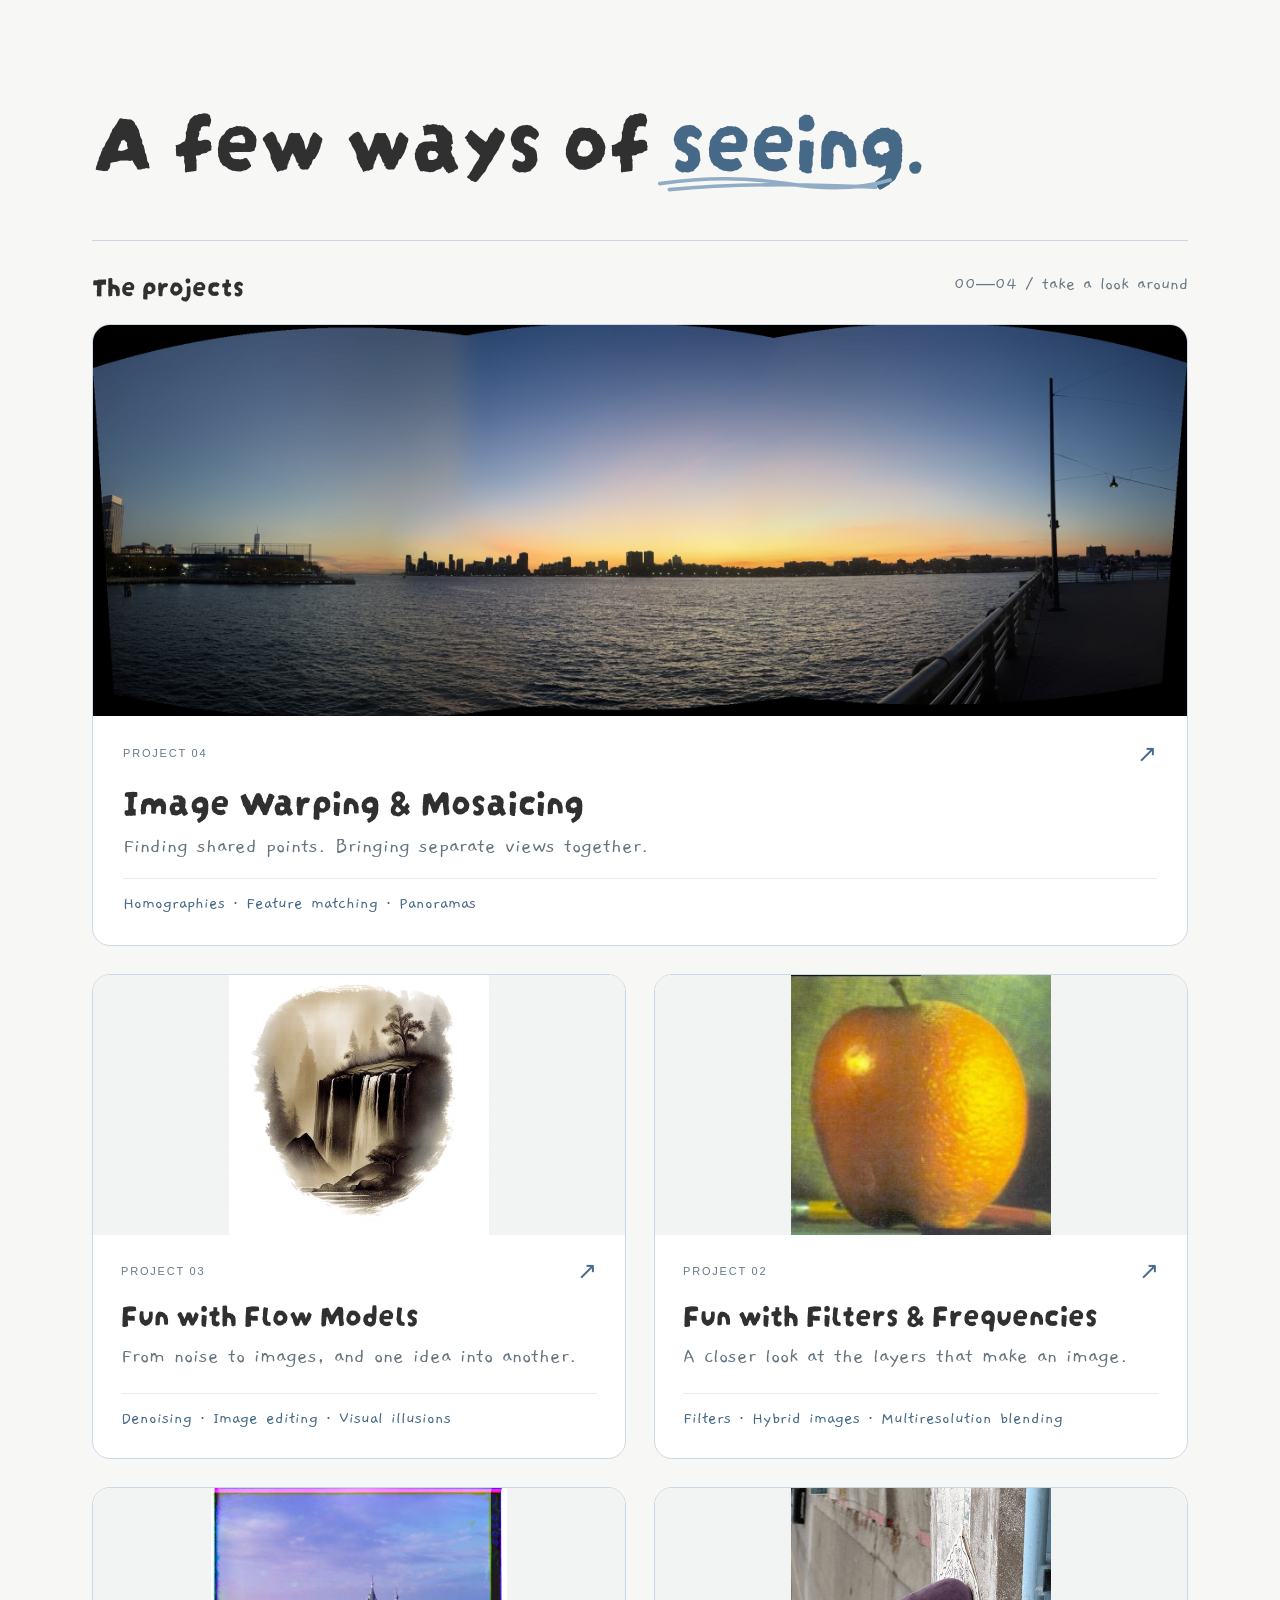
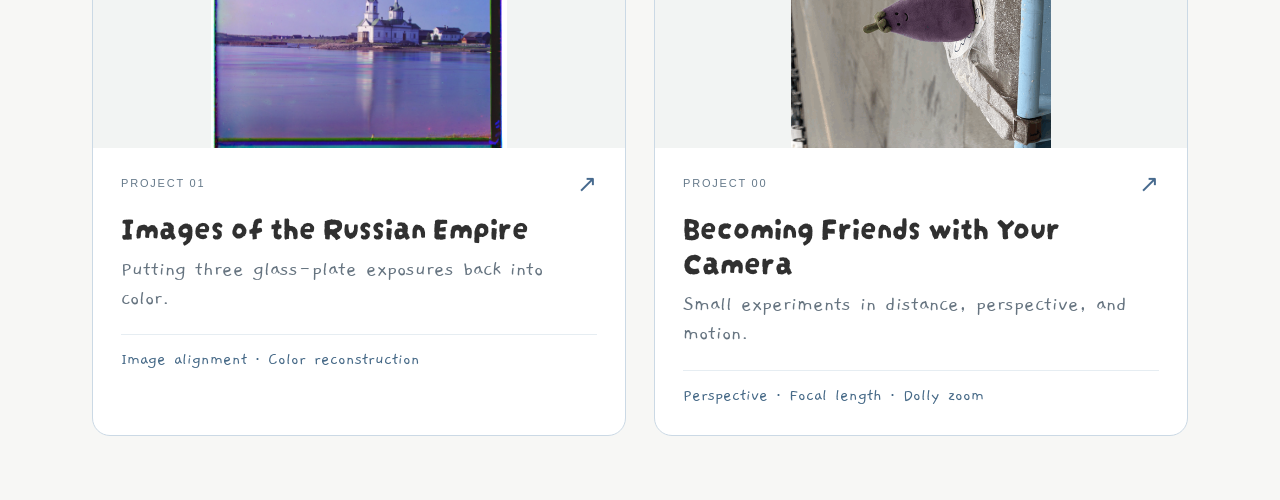
<file: index.html>
<!doctype html>
<html lang="en">
<head>
  <meta charset="utf-8"><meta name="viewport" content="width=device-width, initial-scale=1">
  <title>Kris Tong — CS180 Collection</title>
  <meta name="description" content="A collection of Kris Tong's CS180 projects in computational photography and visual computing.">
  <link rel="preconnect" href="https://fonts.googleapis.com"><link rel="preconnect" href="https://fonts.gstatic.com" crossorigin>
  <link href="https://fonts.googleapis.com/css2?family=Darumadrop+One&amp;family=Gaegu:wght@400;700&amp;display=swap" rel="stylesheet">
  <link rel="stylesheet" href="collection.css?v=2">
</head>
<body>
  <a class="skip" href="#projects">Skip to projects</a>
  <div class="page">
    <main>
      <section class="intro" aria-labelledby="title">
        <h1 id="title">A few ways of <span>seeing.</span><svg viewBox="0 0 200 15" aria-hidden="true"><path d="M4 8 Q60 0 110 8 T196 5 M12 13 Q85 6 184 11"/></svg></h1>
      </section>
      <div class="section-label" id="projects"><h2>The projects</h2><span>00—04 / take a look around</span></div>
      <div class="projects">
      <a class="project featured" href="4/" aria-label="Project 4: Image Warping &amp; Mosaicing">
        <div class="picture"><img src="4/pics/manhattan.jpeg" alt="Manhattan waterfront stitched panorama" fetchpriority="high"></div>
        <div class="project-copy"><div class="project-number">PROJECT 04<span aria-hidden="true">↗</span></div>
          <h2>Image Warping &amp; Mosaicing</h2><p>Finding shared points. Bringing separate views together.</p><div class="topics">Homographies · Feature matching · Panoramas</div>
        </div>
      </a>
      <a class="project " href="3/" aria-label="Project 3: Fun with Flow Models">
        <div class="picture"><img src="3/assets/partA/3.4.1.png" alt="Flow-generated hybrid image" loading="lazy"></div>
        <div class="project-copy"><div class="project-number">PROJECT 03<span aria-hidden="true">↗</span></div>
          <h2>Fun with Flow Models</h2><p>From noise to images, and one idea into another.</p><div class="topics">Denoising · Image editing · Visual illusions</div>
        </div>
      </a>
      <a class="project " href="2/" aria-label="Project 2: Fun with Filters &amp; Frequencies">
        <div class="picture"><img src="2/result/oraple.png" alt="Orange and apple blended using image pyramids" loading="lazy"></div>
        <div class="project-copy"><div class="project-number">PROJECT 02<span aria-hidden="true">↗</span></div>
          <h2>Fun with Filters &amp; Frequencies</h2><p>A closer look at the layers that make an image.</p><div class="topics">Filters · Hybrid images · Multiresolution blending</div>
        </div>
      </a>
      <a class="project " href="1/" aria-label="Project 1: Images of the Russian Empire">
        <div class="picture"><img src="1/new_img/church.jpg" alt="Color reconstruction of a historic church photograph" loading="lazy"></div>
        <div class="project-copy"><div class="project-number">PROJECT 01<span aria-hidden="true">↗</span></div>
          <h2>Images of the Russian Empire</h2><p>Putting three glass-plate exposures back into color.</p><div class="topics">Image alignment · Color reconstruction</div>
        </div>
      </a>
      <a class="project " href="0/" aria-label="Project 0: Becoming Friends with Your Camera">
        <div class="picture"><img src="0/pics/dolly.gif" alt="Dolly zoom camera experiment" loading="lazy"></div>
        <div class="project-copy"><div class="project-number">PROJECT 00<span aria-hidden="true">↗</span></div>
          <h2>Becoming Friends with Your Camera</h2><p>Small experiments in distance, perspective, and motion.</p><div class="topics">Perspective · Focal length · Dolly zoom</div>
        </div>
      </a>
      </div>
    </main>
  </div>
</body>
</html>
</file>
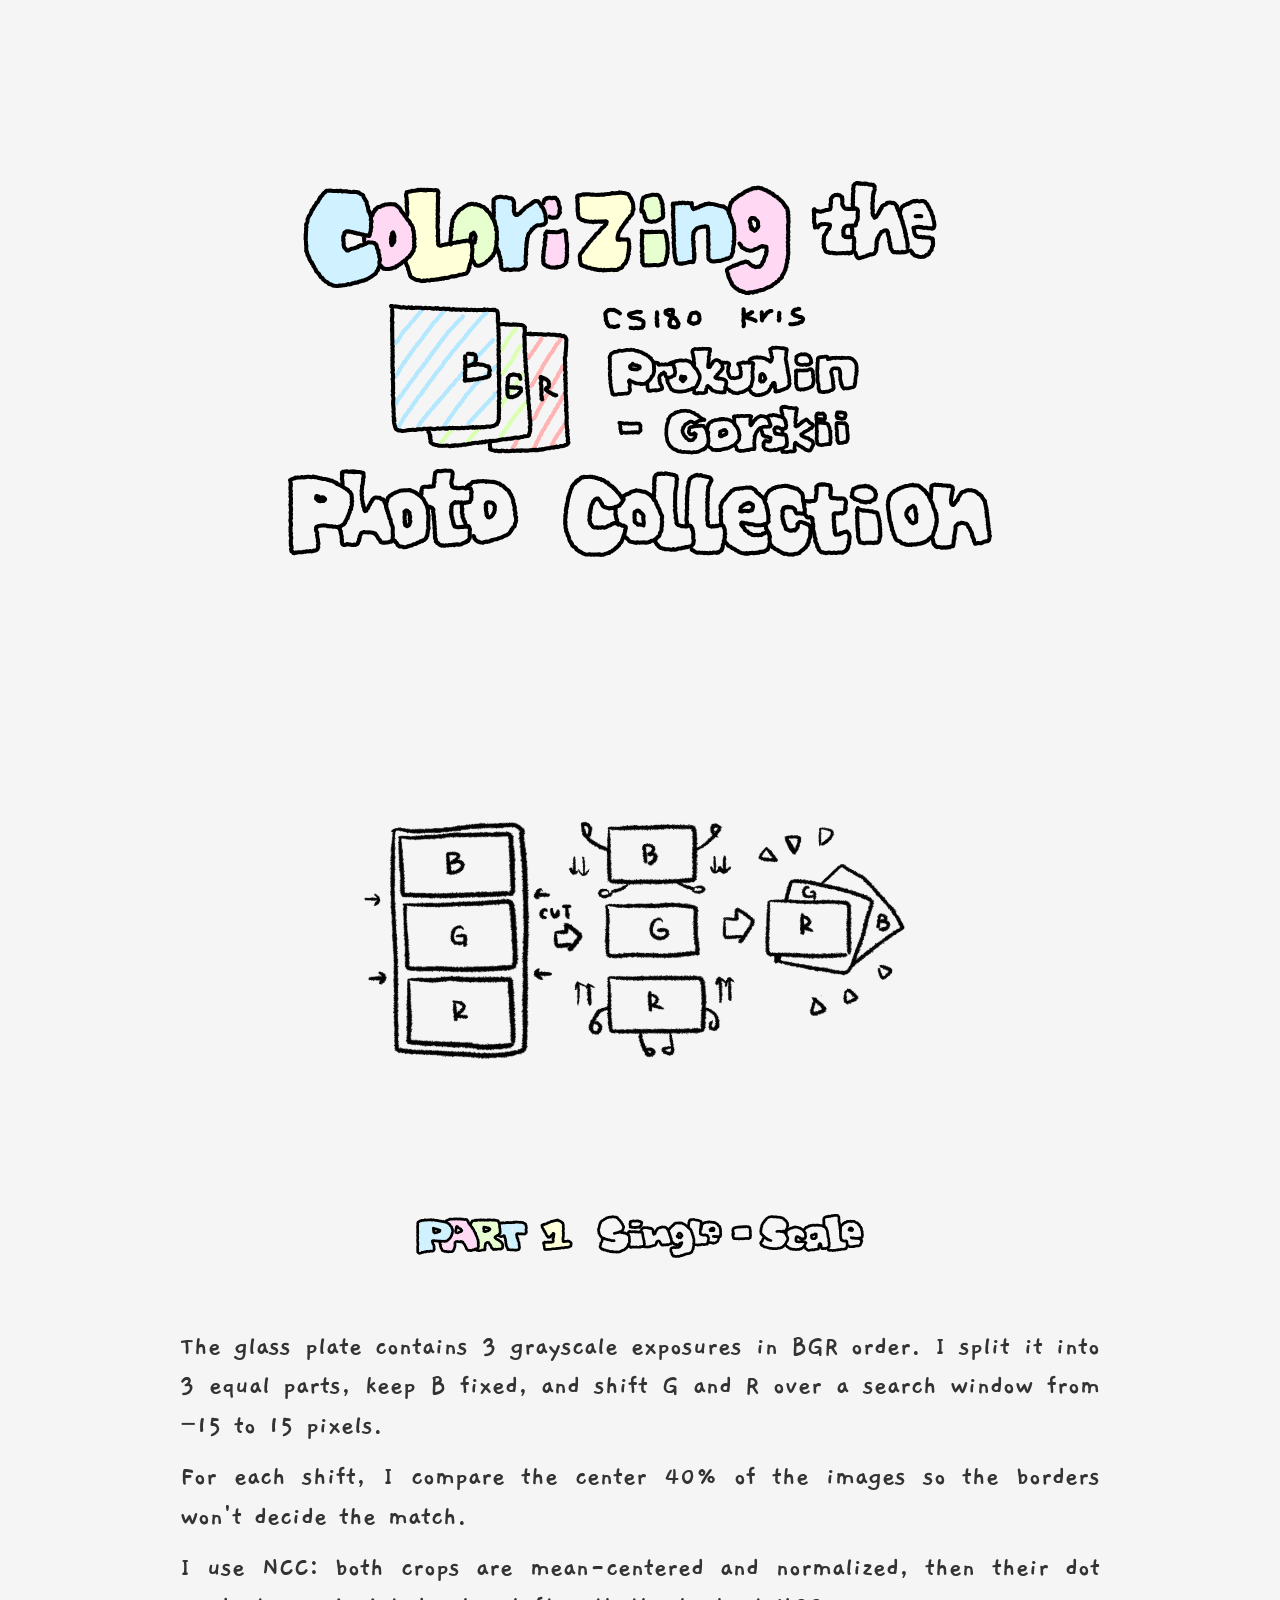
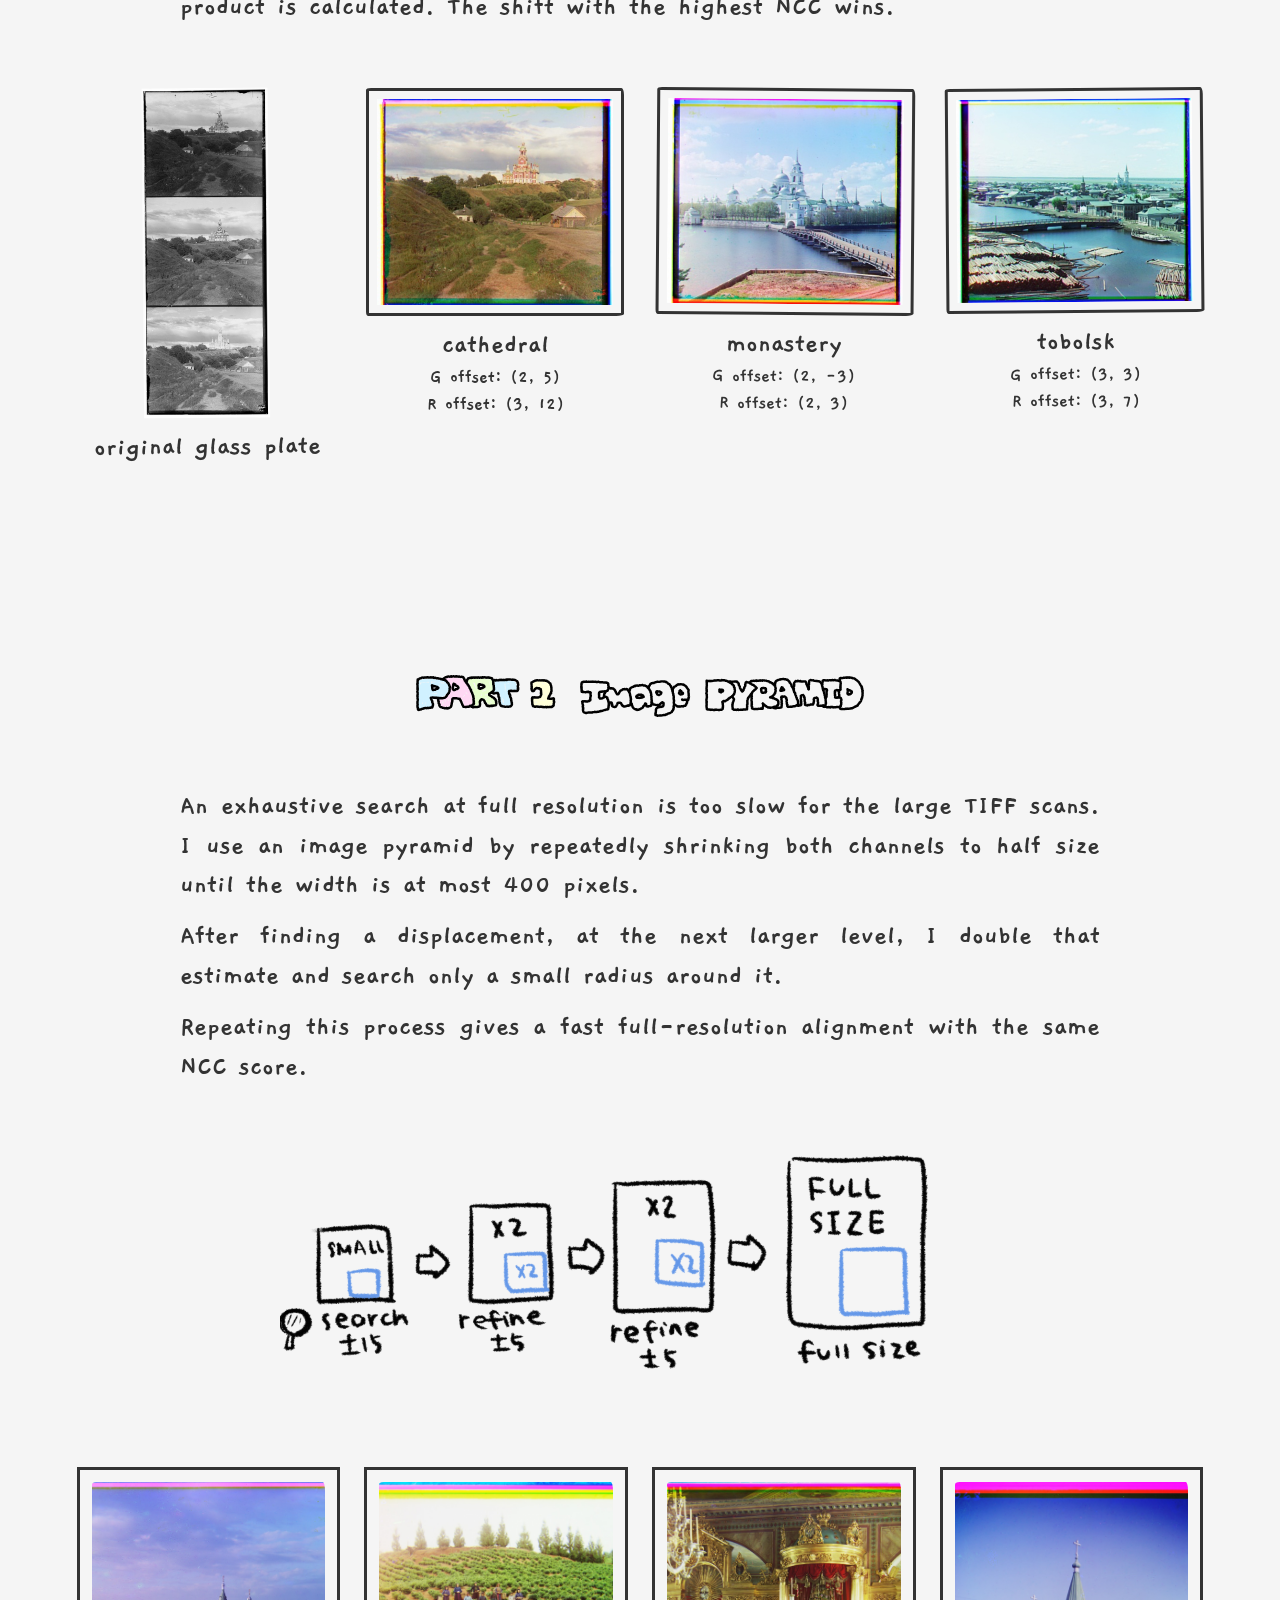
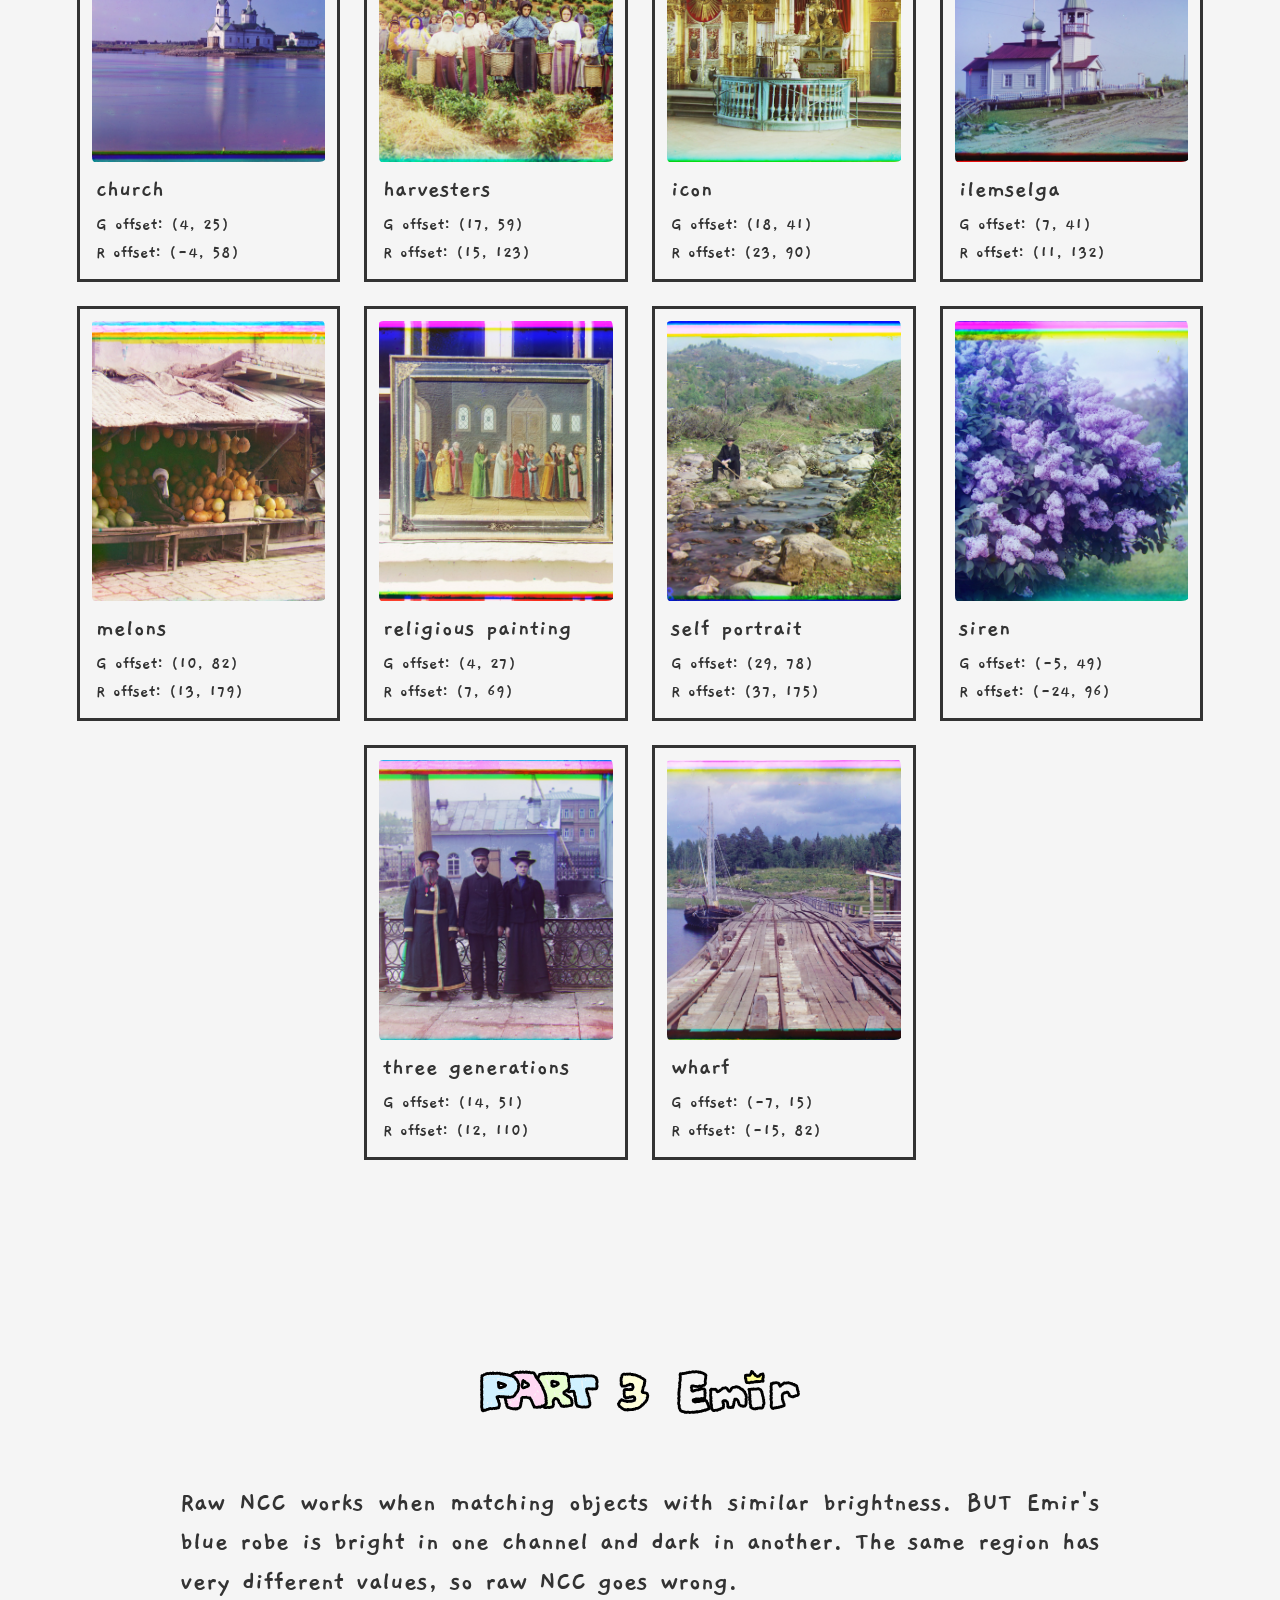
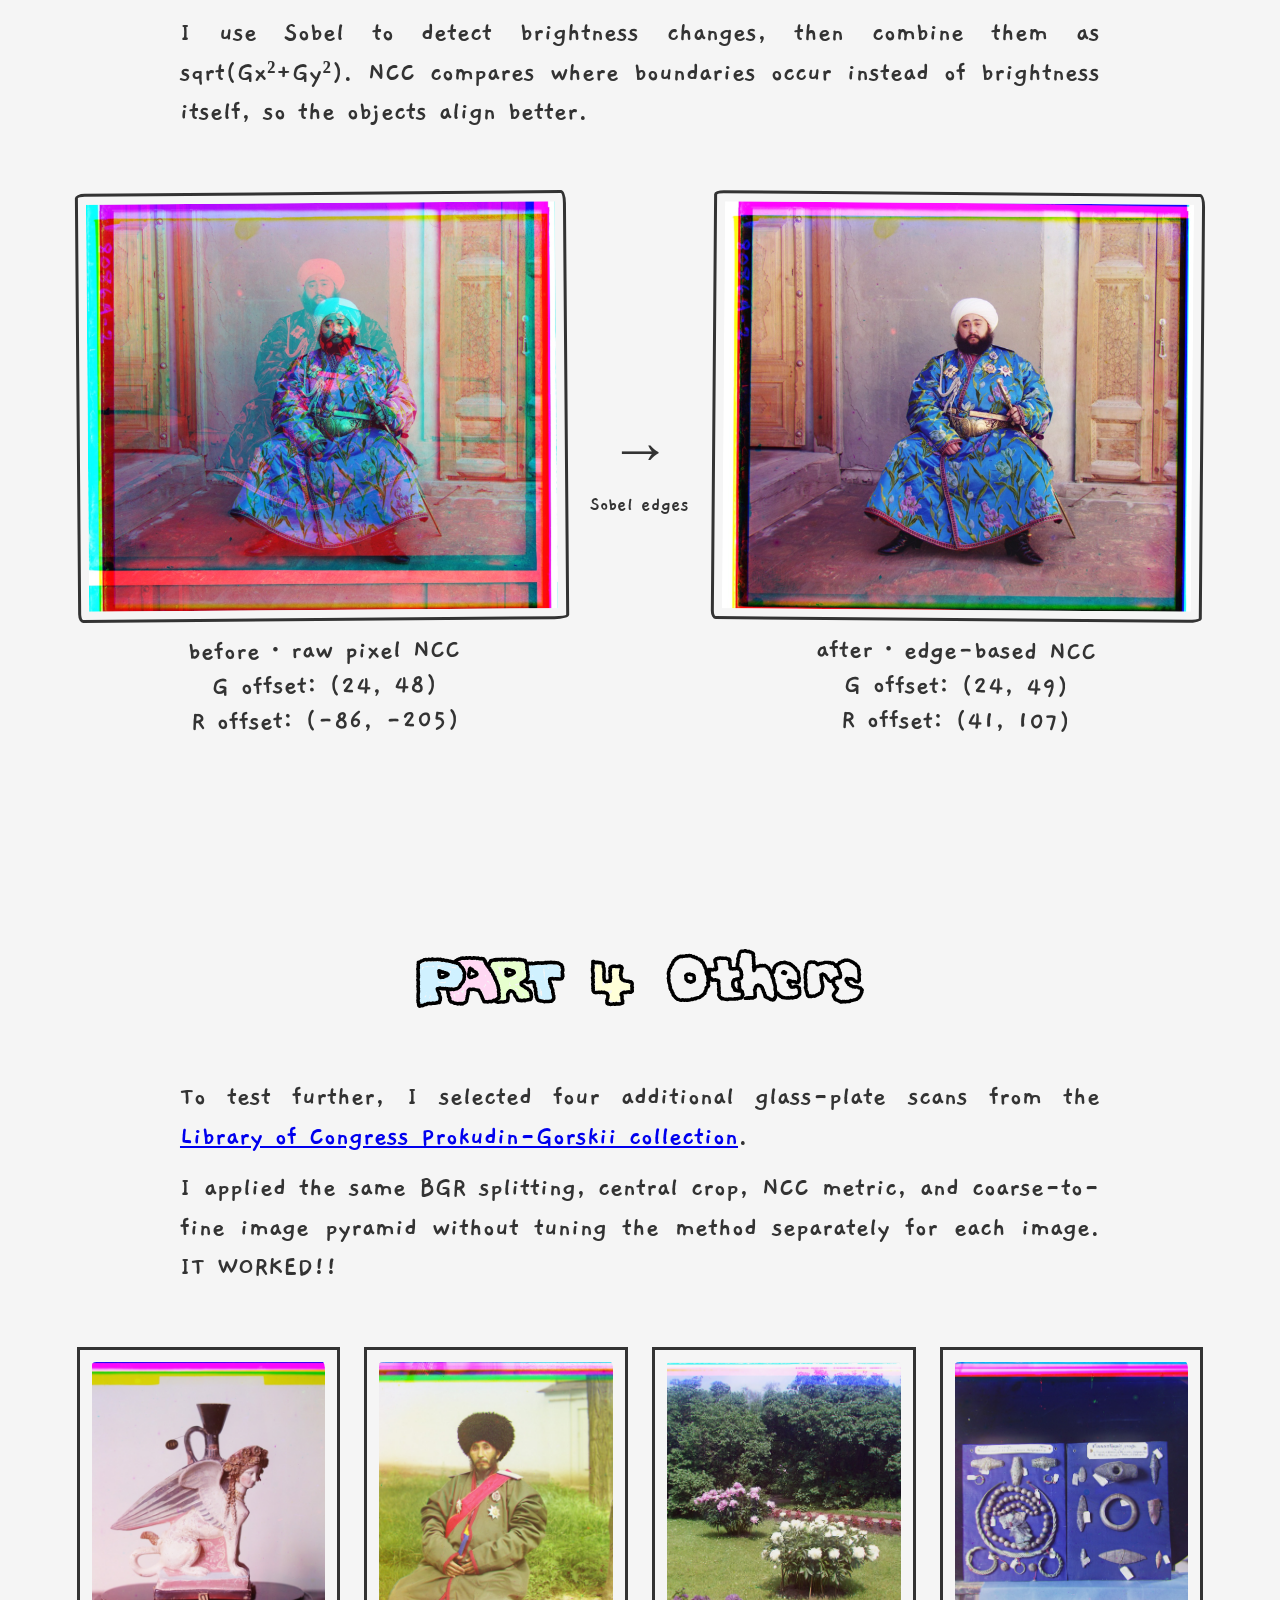
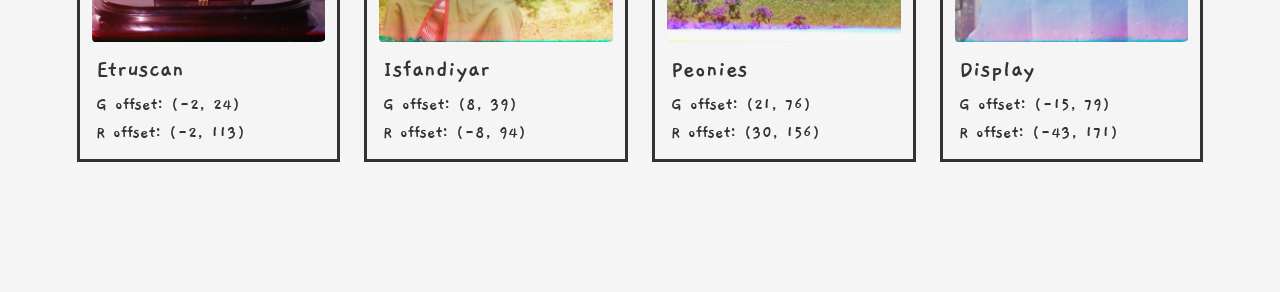
<file: 1/index.html>
<!doctype html>
<html lang="en">
<head>
  <meta charset="utf-8"><meta name="viewport" content="width=device-width,initial-scale=1">
  <title>Images of the Russian Empire — Colorizing the Prokudin-Gorskii Photo Collection</title>
  <link href="https://fonts.googleapis.com/css2?family=Gaegu:wght@400;700&display=swap" rel="stylesheet">
  <link rel="stylesheet" href="styles.css?v=3">
</head>
<body>
  <section class="opening">
    <img src="./pics/title.svg" class="title-drawing" alt="CS180 Project 1">
  </section>
  <section class="project-explanation">
    <img src="./pics/explanation.png" alt="How the three color channels are combined">
  </section>
  <main>
    <section class="part part1">
      <img src="./pics/part1.svg" class="part-drawing" alt="Part 1">
      <div class="explanation">
        <p>The glass plate contains 3 grayscale exposures in BGR order. I split it into 3 equal parts, keep B fixed, and shift G and R over a search window from −15 to 15 pixels.</p>
        <p>For each shift, I compare the center 40% of the images so the borders won't decide the match.</p>
        <p>I use NCC: both crops are mean-centered and normalized, then their dot product is calculated. The shift with the highest NCC wins.</p>
      </div>
      <div class="photo-grid low-grid">
        <figure class="source-example"><img src="./CS180_fa2026_proj1_data/cathedral.jpg" alt="Original cathedral glass plate with three grayscale exposures"><figcaption><strong>original glass plate</strong></figcaption></figure>
        <figure><img src="./new_img/cathedral.jpg" alt="Colorized cathedral"><figcaption><strong>cathedral</strong><span>G offset: (2, 5)</span><span>R offset: (3, 12)</span></figcaption></figure>
        <figure><img src="./new_img/cathmonastery.jpg" alt="Colorized monastery"><figcaption><strong>monastery</strong><span>G offset: (2, -3)</span><span>R offset: (2, 3)</span></figcaption></figure>
        <figure><img src="./new_img/tobolsk.jpg" alt="Colorized tobolsk"><figcaption><strong>tobolsk</strong><span>G offset: (3, 3)</span><span>R offset: (3, 7)</span></figcaption></figure>
      </div>
    </section>
    <section class="part part2">
      <img src="./pics/part2.svg" class="part-drawing" alt="Part 2">
      <div class="explanation">
        <p>An exhaustive search at full resolution is too slow for the large TIFF scans. I use an image pyramid by repeatedly shrinking both channels to half size until the width is at most 400 pixels.</p>
        <p>After finding a displacement, at the next larger level, I double that estimate and search only a small radius around it.</p> 
        <p>Repeating this process gives a fast full-resolution alignment with the same NCC score.</p>
      </div>
      <div class="refine-graphic">
        <img src="./pics/refine.png" class="refine-drawing" alt="Coarse-to-fine image pyramid refinement process">
      </div>
      <div class="photo-grid high-grid">
        <figure class="result-card"><img src="./new_img/church.jpg" alt="Colorized church"><figcaption><strong>church</strong><span>G offset: <mark>(4, 25)</mark></span><span>R offset: <mark>(-4, 58)</mark></span></figcaption></figure>
        <figure class="result-card"><img src="./new_img/harvesters.jpg" alt="Colorized harvesters"><figcaption><strong>harvesters</strong><span>G offset: <mark>(17, 59)</mark></span><span>R offset: <mark>(15, 123)</mark></span></figcaption></figure>
        <figure class="result-card"><img src="./new_img/icon.jpg" alt="Colorized icon"><figcaption><strong>icon</strong><span>G offset: <mark>(18, 41)</mark></span><span>R offset: <mark>(23, 90)</mark></span></figcaption></figure>
        <figure class="result-card"><img src="./new_img/ilemselga.jpg" alt="Colorized ilemselga"><figcaption><strong>ilemselga</strong><span>G offset: <mark>(7, 41)</mark></span><span>R offset: <mark>(11, 132)</mark></span></figcaption></figure>
        <figure class="result-card"><img src="./new_img/melons.jpg" alt="Colorized melons"><figcaption><strong>melons</strong><span>G offset: <mark>(10, 82)</mark></span><span>R offset: <mark>(13, 179)</mark></span></figcaption></figure>
        <figure class="result-card"><img src="./new_img/religous_painting.jpg" alt="Colorized religious painting"><figcaption><strong>religious painting</strong><span>G offset: <mark>(4, 27)</mark></span><span>R offset: <mark>(7, 69)</mark></span></figcaption></figure>
        <figure class="result-card"><img src="./new_img/self_portrait.jpg" alt="Colorized self portrait"><figcaption><strong>self portrait</strong><span>G offset: <mark>(29, 78)</mark></span><span>R offset: <mark>(37, 175)</mark></span></figcaption></figure>
        <figure class="result-card"><img src="./new_img/siren.jpg" alt="Colorized siren"><figcaption><strong>siren</strong><span>G offset: <mark>(-5, 49)</mark></span><span>R offset: <mark>(-24, 96)</mark></span></figcaption></figure>
        <figure class="result-card"><img src="./new_img/three_generations.jpg" alt="Colorized three generations"><figcaption><strong>three generations</strong><span>G offset: <mark>(14, 51)</mark></span><span>R offset: <mark>(12, 110)</mark></span></figcaption></figure>
        <figure class="result-card"><img src="./new_img/wharf.jpg" alt="Colorized wharf"><figcaption><strong>wharf</strong><span>G offset: <mark>(-7, 15)</mark></span><span>R offset: <mark>(-15, 82)</mark></span></figcaption></figure>
      </div>
    </section>
    <section class="part part3">
      <img src="./pics/part3.svg" class="part-drawing-emir" alt="Part 3">
      <div class="explanation">
        <p>Raw NCC works when matching objects with similar brightness. BUT Emir's blue robe is bright in one channel and dark in another. The same region has very different values, so raw NCC goes wrong.</p>
        <p>I use Sobel to detect brightness changes, then combine them as sqrt(Gx²+Gy²). NCC compares where boundaries occur instead of brightness itself, so the objects align better.</p>
      </div>
      <div class="emir-row">
        <figure><img src="./new_img/emir1.jpg" alt="Misaligned Emir using raw NCC"><figcaption><b>before</b> · raw pixel NCC<br><span>G offset: (24, 48)</span><br><span>R offset: (-86, -205)</span></figcaption></figure>
        <div class="arrow">→<span>Sobel edges</span></div>
        <figure><img src="./new_img/emir.jpg" alt="Aligned Emir using Sobel edge NCC"><figcaption><b>after</b> · edge-based NCC<br><span>G offset: (24, 49)</span><br><span>R offset: (41, 107)</span></figcaption></figure>
      </div>
    </section>
    <section class="part part4">
      <img src="./pics/part4.svg" class="part-drawing" alt="Part 4">
      <div class="explanation">
        <p>To test further, I selected four additional glass-plate scans from the <a href="https://www.loc.gov/collections/prokudin-gorskii/?st=grid">Library of Congress Prokudin-Gorskii collection</a>.</p>
        <p>I applied the same BGR splitting, central crop, NCC metric, and coarse-to-fine image pyramid without tuning the method separately for each image. IT WORKED!!</p>
      </div>
      <div class="photo-grid discovery-grid">
        <figure class="result-card"><img src="./new_img/Etruscan.jpg" alt="Colorized Etruscan exhibit"><figcaption><strong>Etruscan</strong><span>G offset: <mark>(-2, 24)</mark></span><span>R offset: <mark>(-2, 113)</mark></span></figcaption></figure>
        <figure class="result-card"><img src="./new_img/Isfandiyar.jpg" alt="Colorized portrait of Isfandiyar"><figcaption><strong>Isfandiyar</strong><span>G offset: <mark>(8, 39)</mark></span><span>R offset: <mark>(-8, 94)</mark></span></figcaption></figure>
        <figure class="result-card"><img src="./new_img/Peonies.jpg" alt="Colorized peonies"><figcaption><strong>Peonies</strong><span>G offset: <mark>(21, 76)</mark></span><span>R offset: <mark>(30, 156)</mark></span></figcaption></figure>
        <figure class="result-card"><img src="./new_img/Display.jpg" alt="Colorized museum display"><figcaption><strong>Display</strong><span>G offset: <mark>(-15, 79)</mark></span><span>R offset: <mark>(-43, 171)</mark></span></figcaption></figure>
      </div>
    </section>
  </main>
  <dialog id="lightbox"><button aria-label="close">×</button><img alt="expanded result"></dialog>
  <script src="script.js"></script>
</body>
</html>
</file>
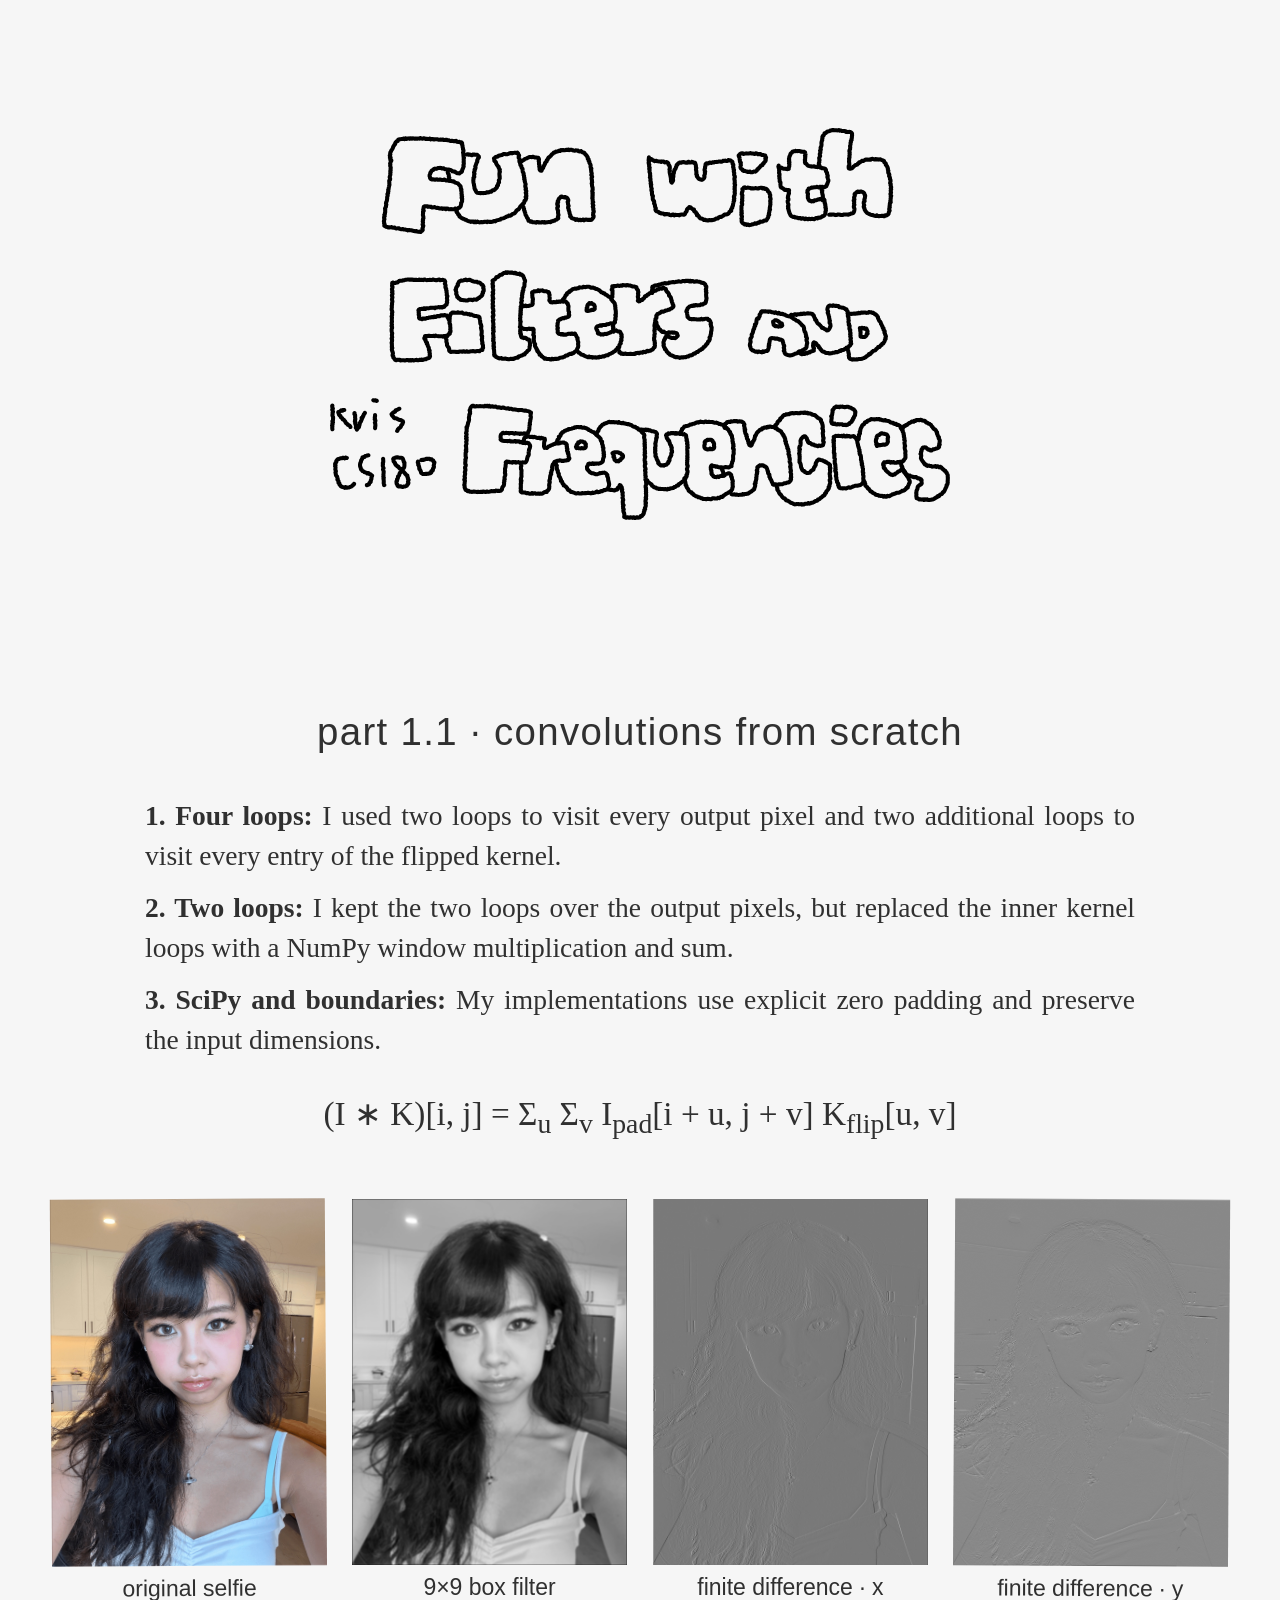
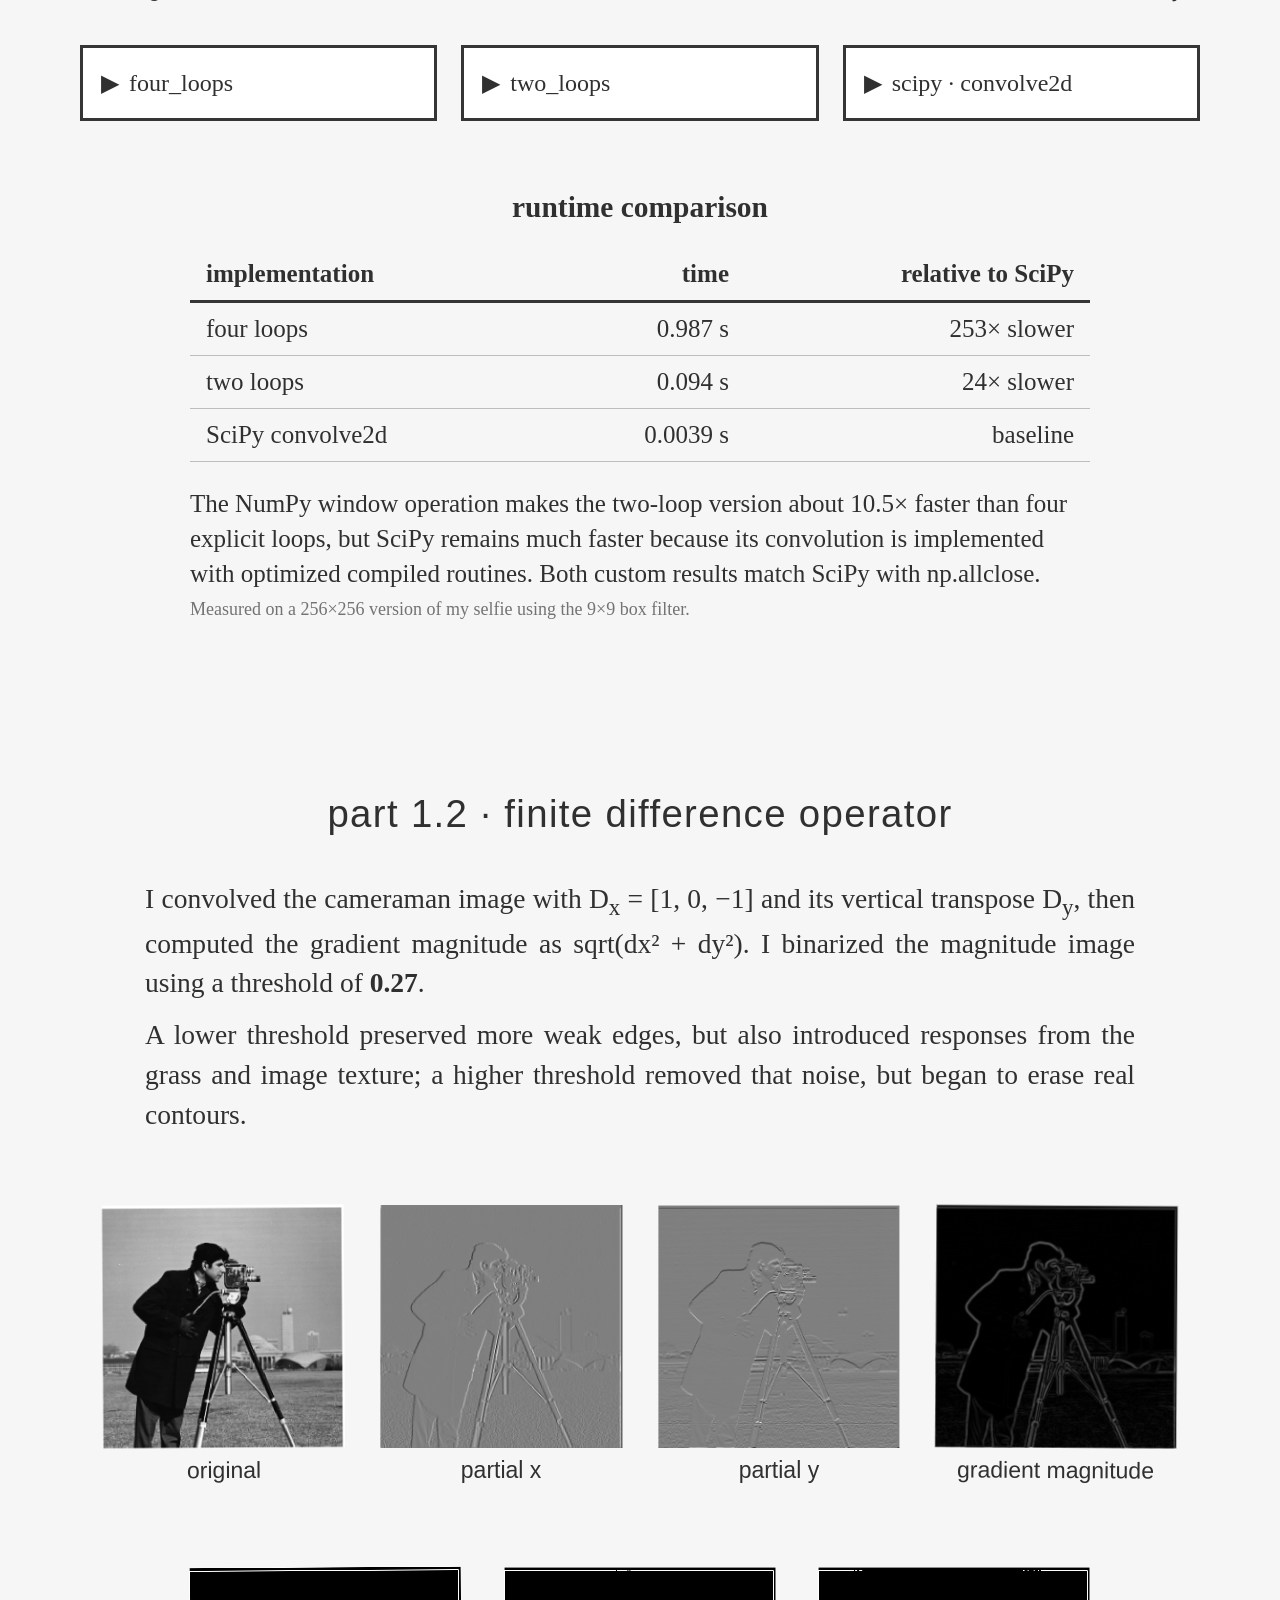
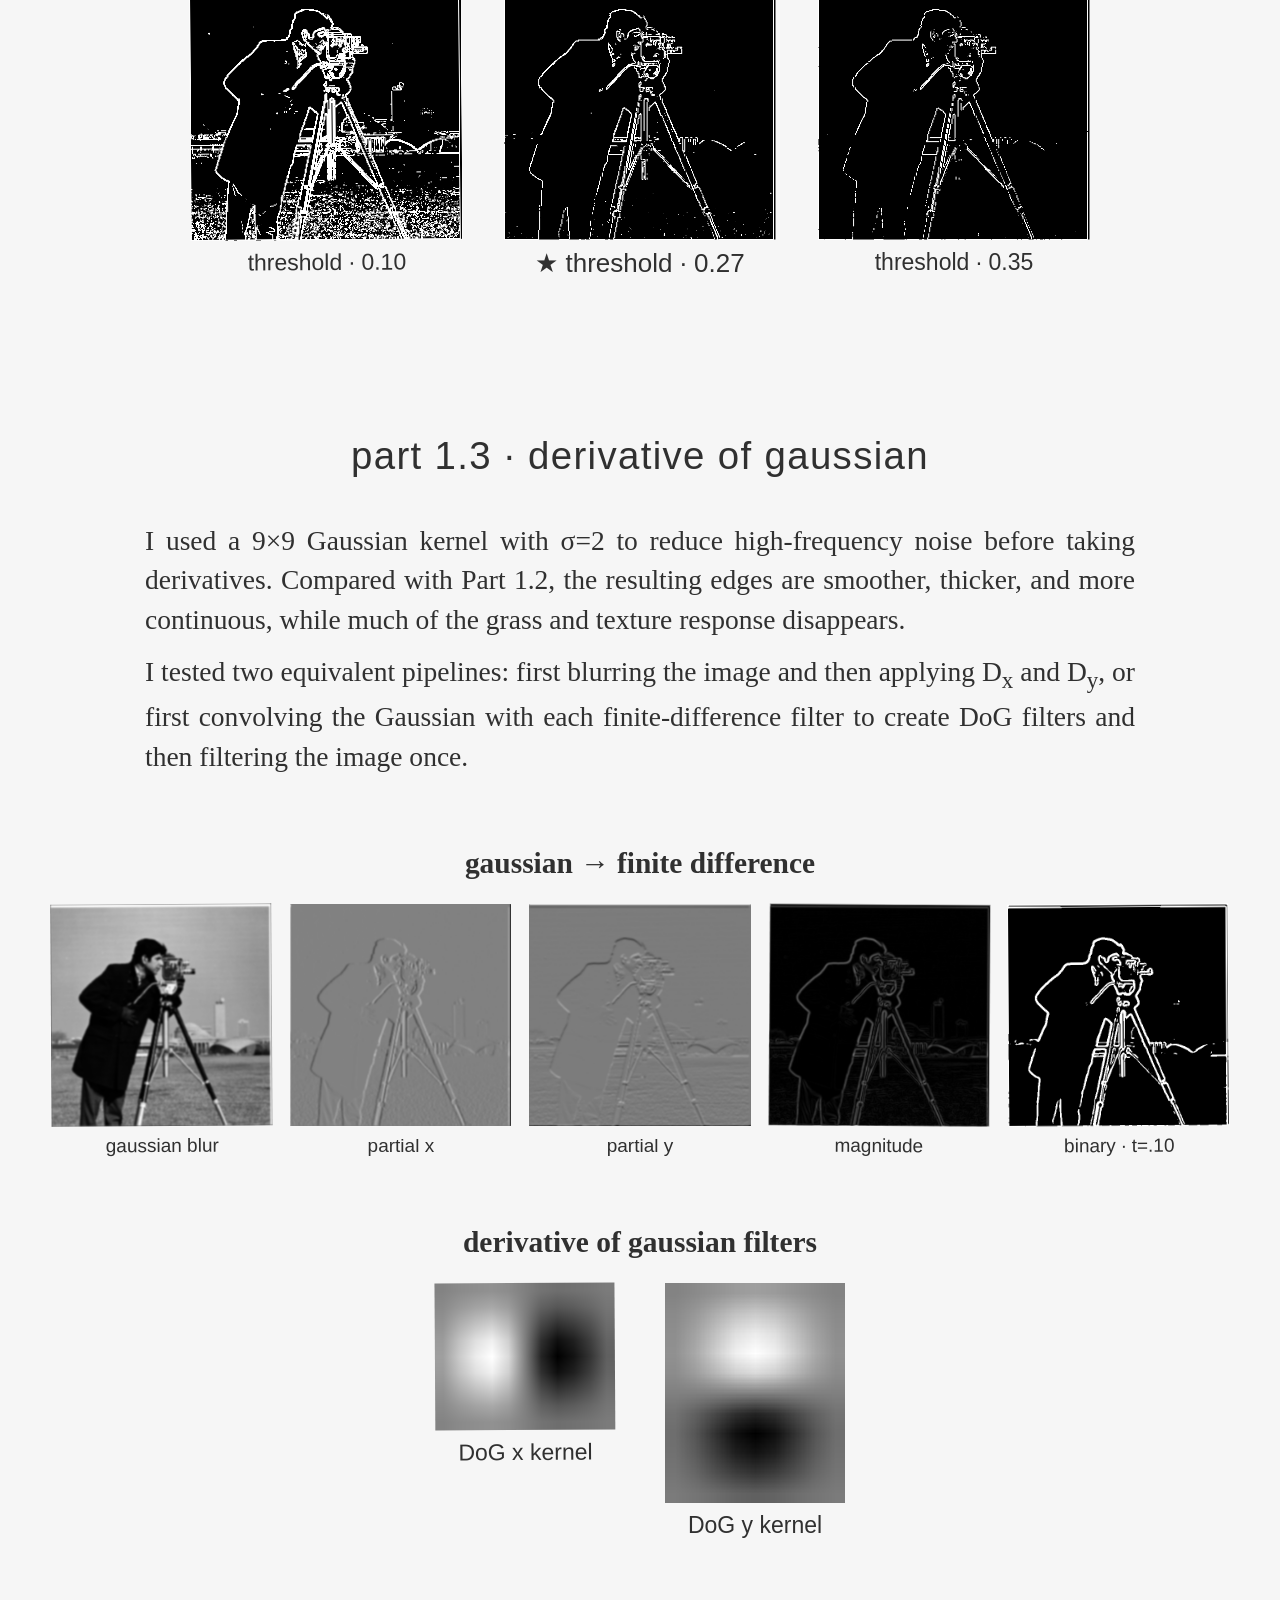
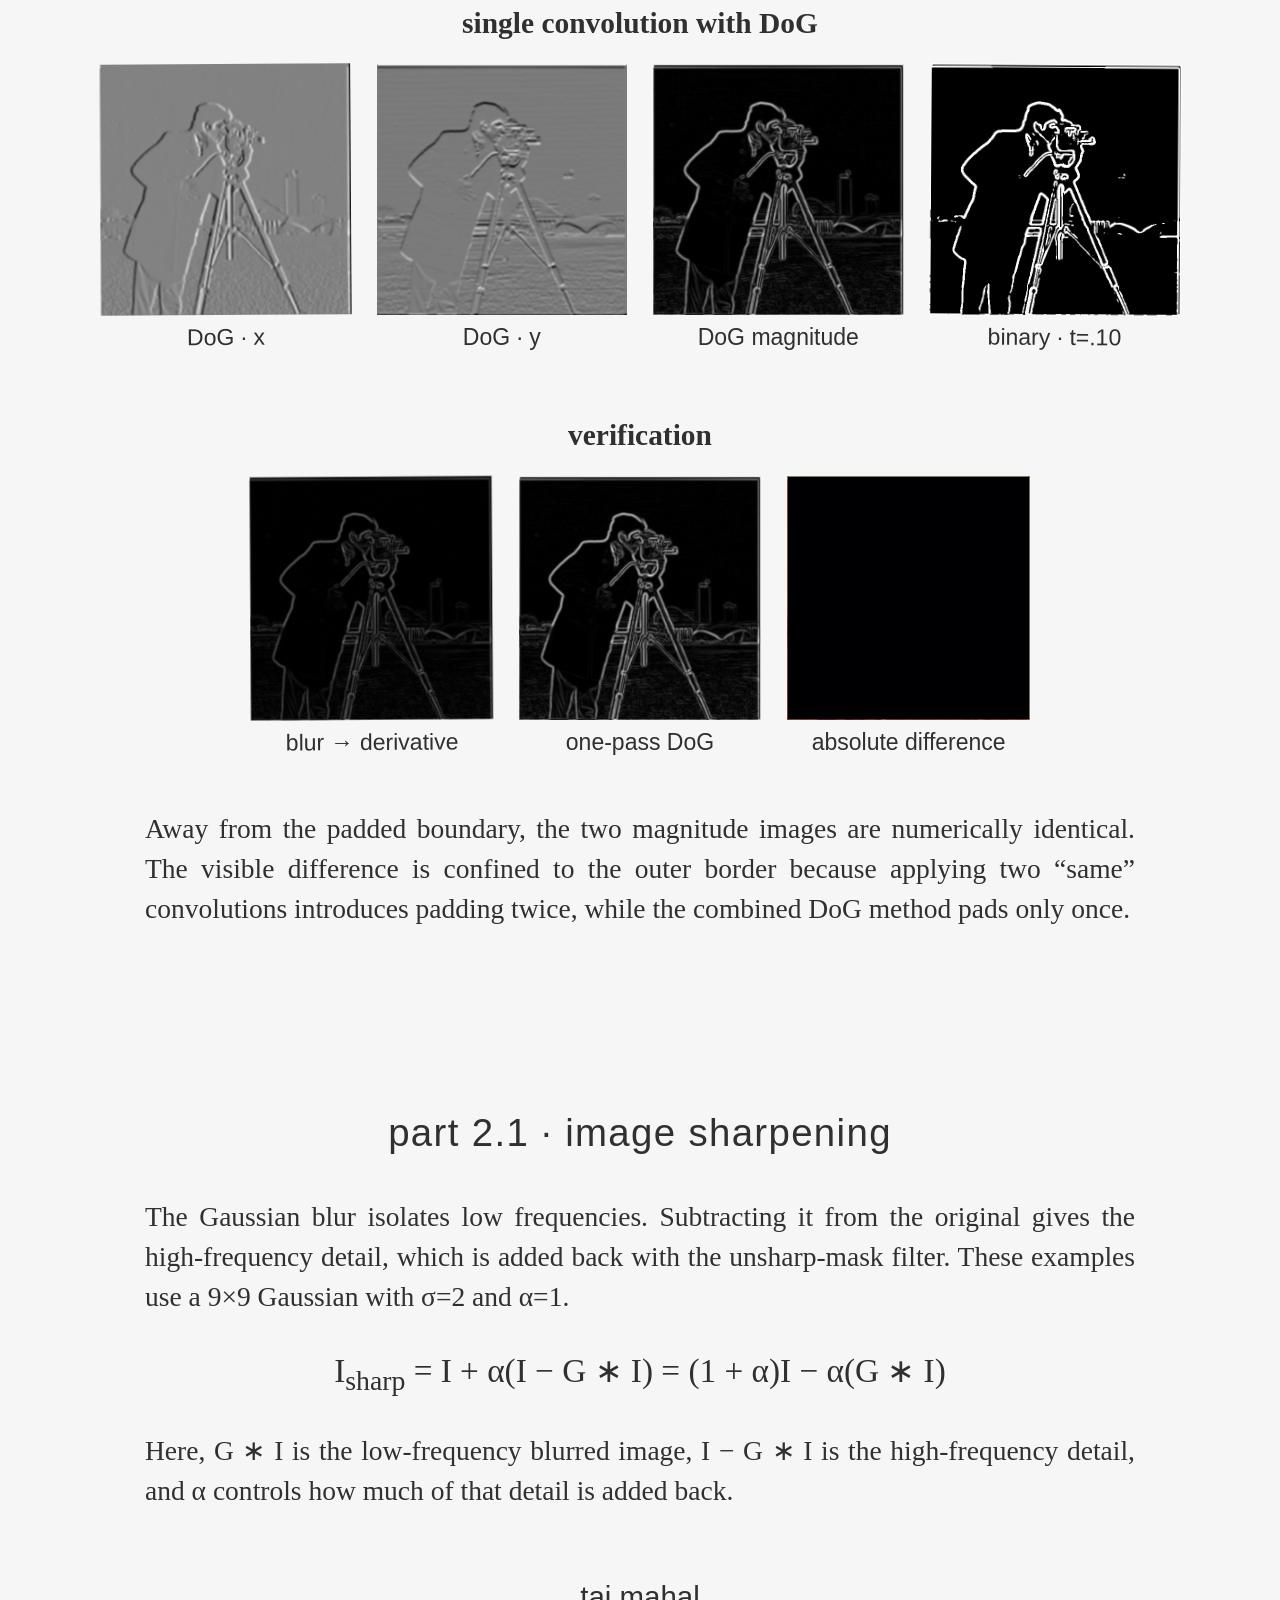
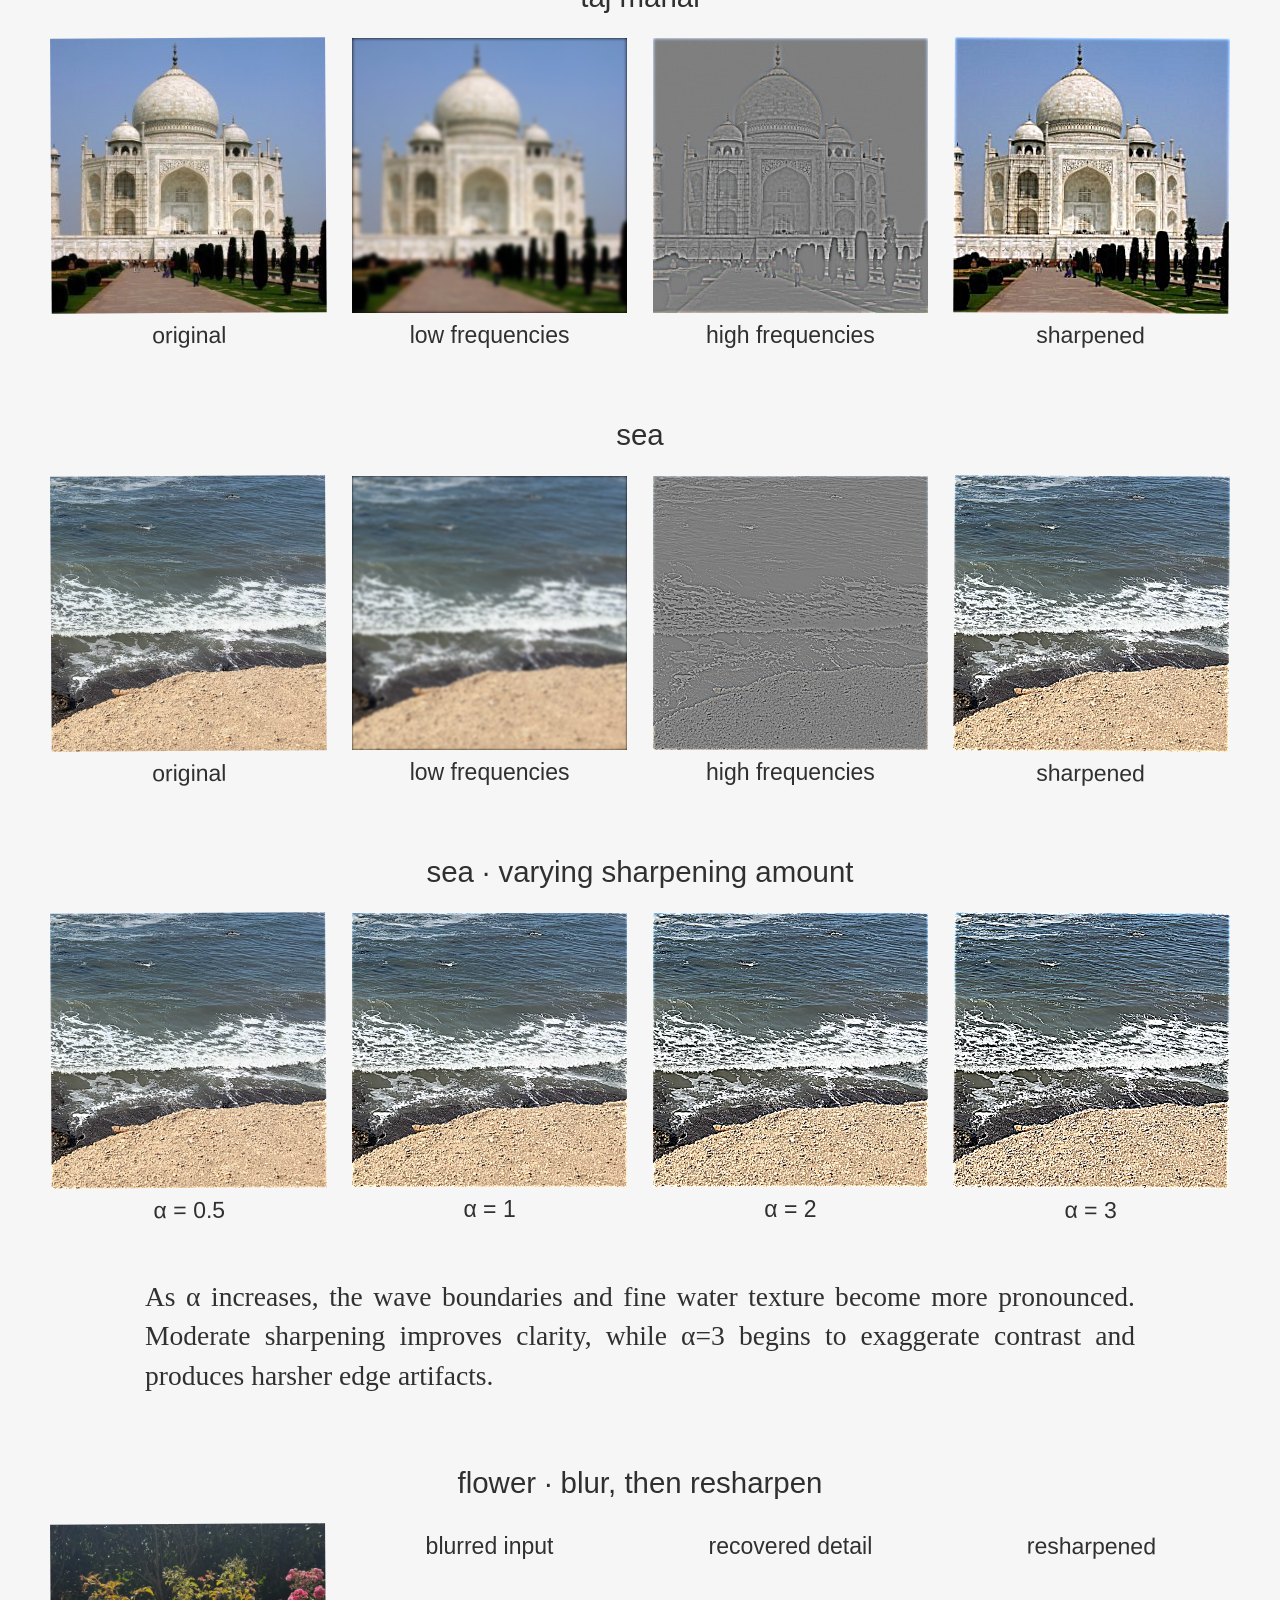
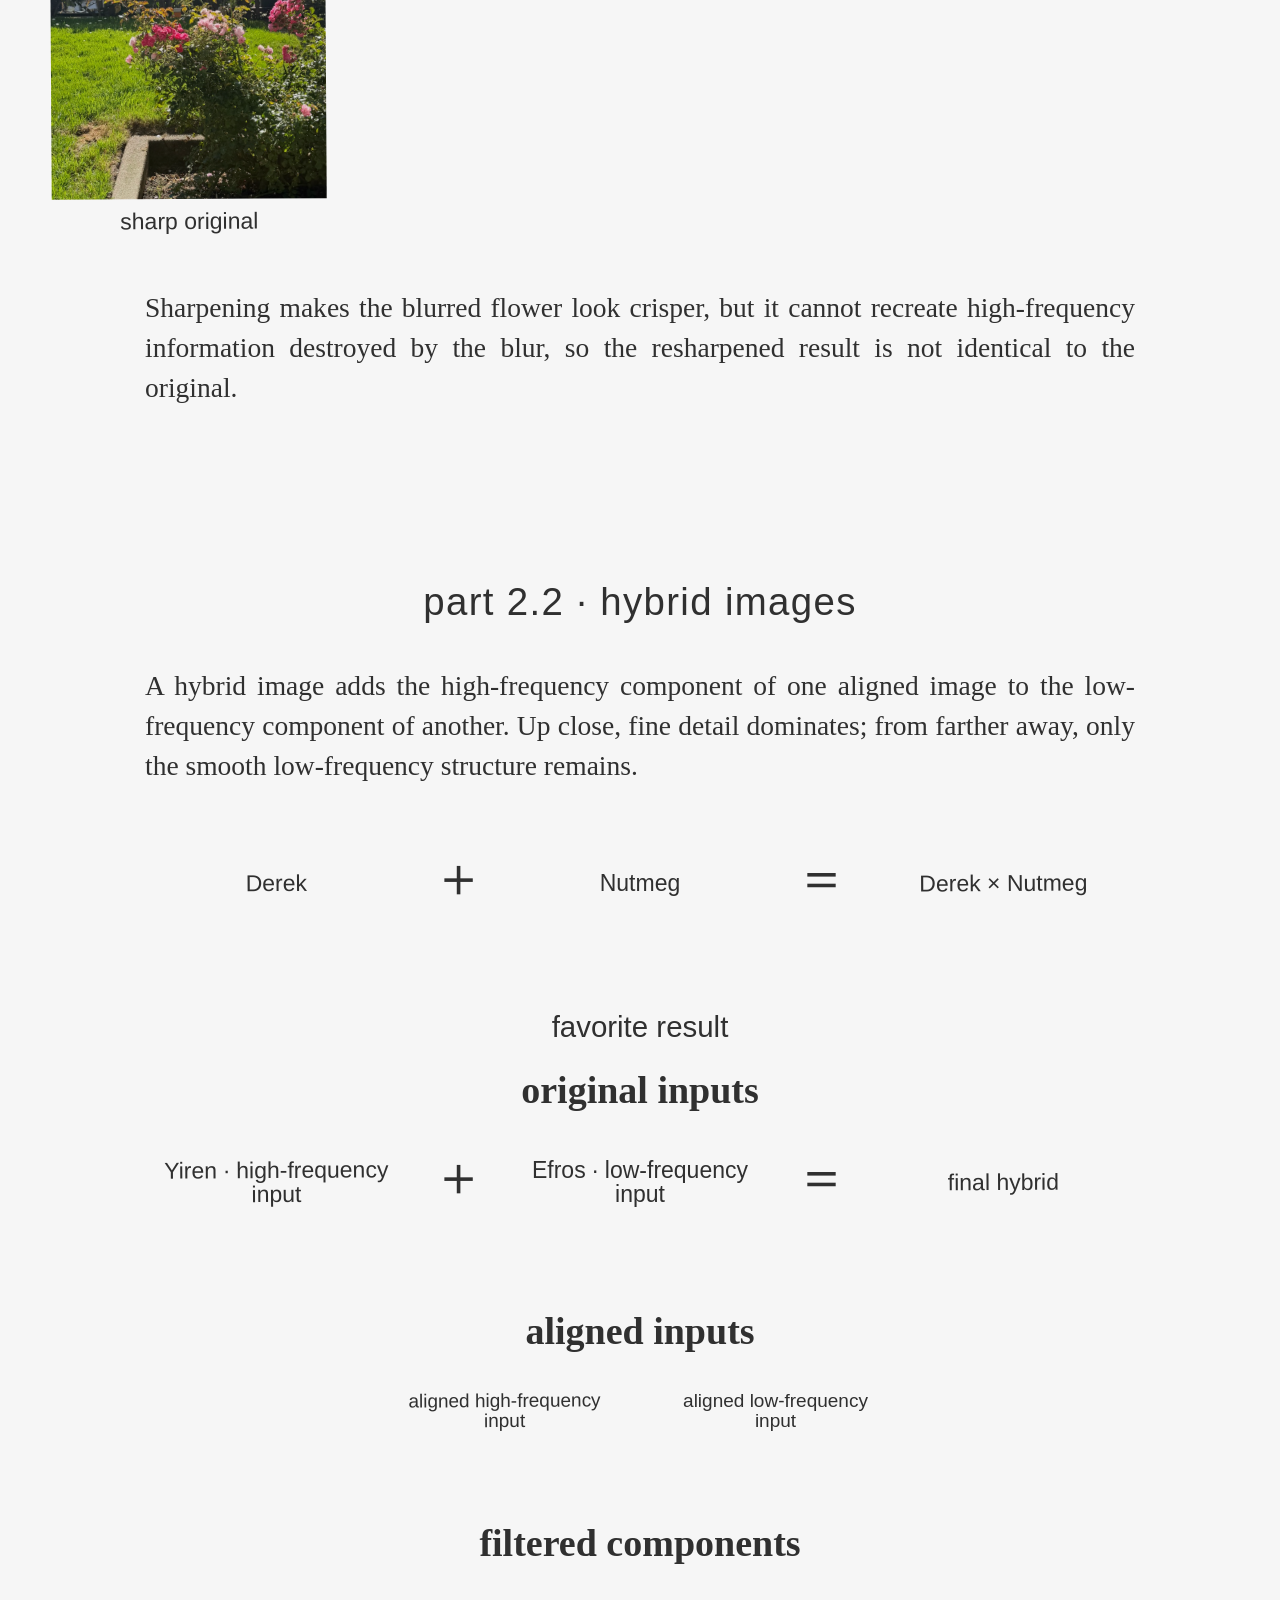
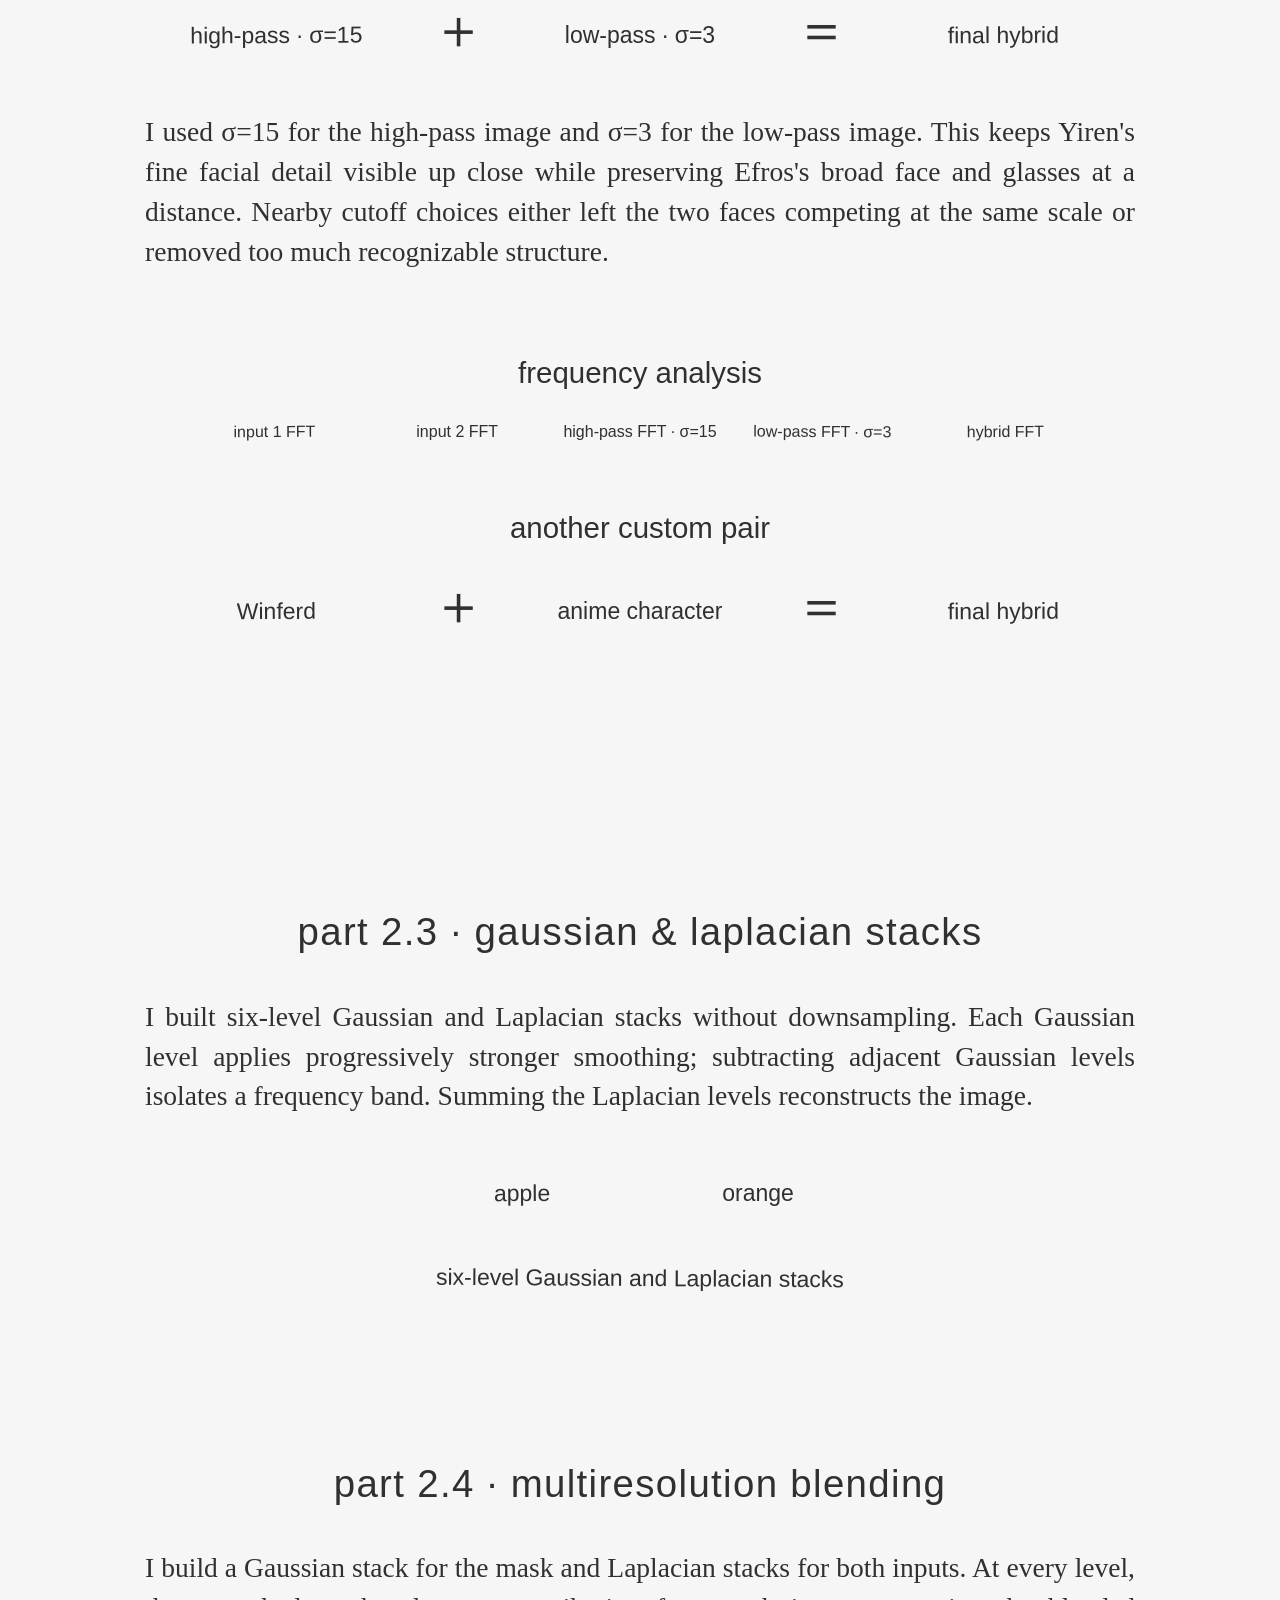
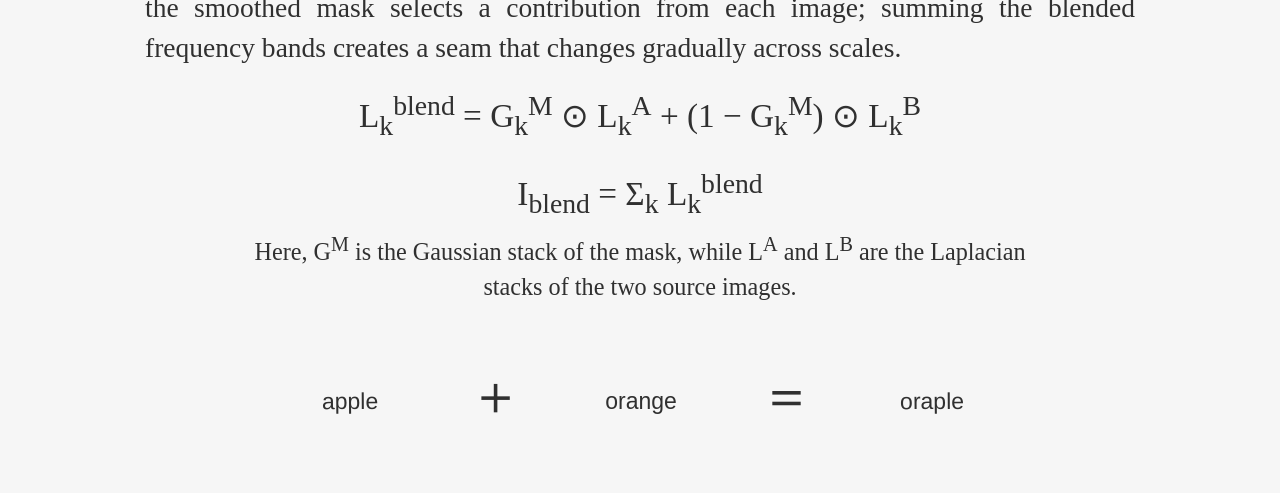
<file: 2/index.html>
<!doctype html>
<html lang="en">
<head>
  <meta charset="utf-8">
  <meta http-equiv="refresh" content="0; url=src/index.html">
  <meta name="viewport" content="width=device-width, initial-scale=1">
  <title>Fun with Filters and Frequencies</title>
</head>
<body>
  <p><a href="src/index.html">Open Fun with Filters and Frequencies</a></p>
</body>
</html>
</file>
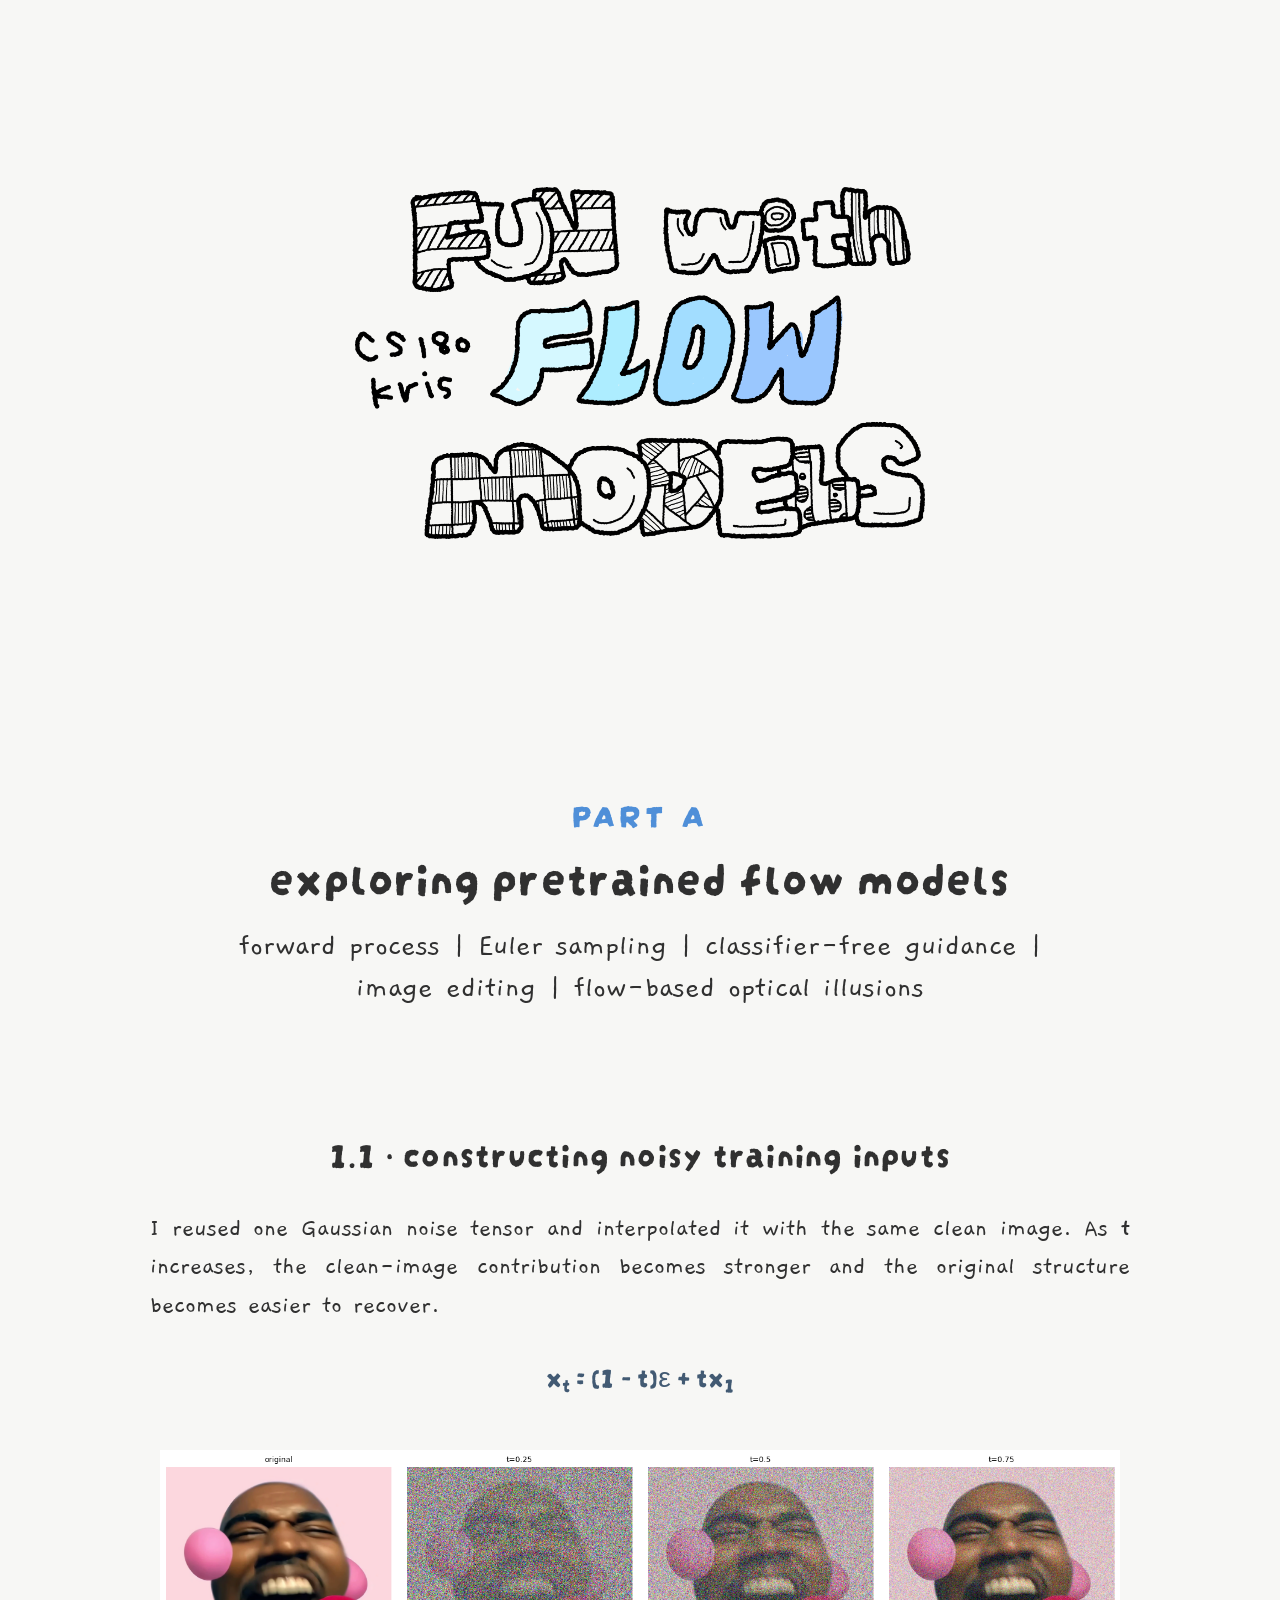
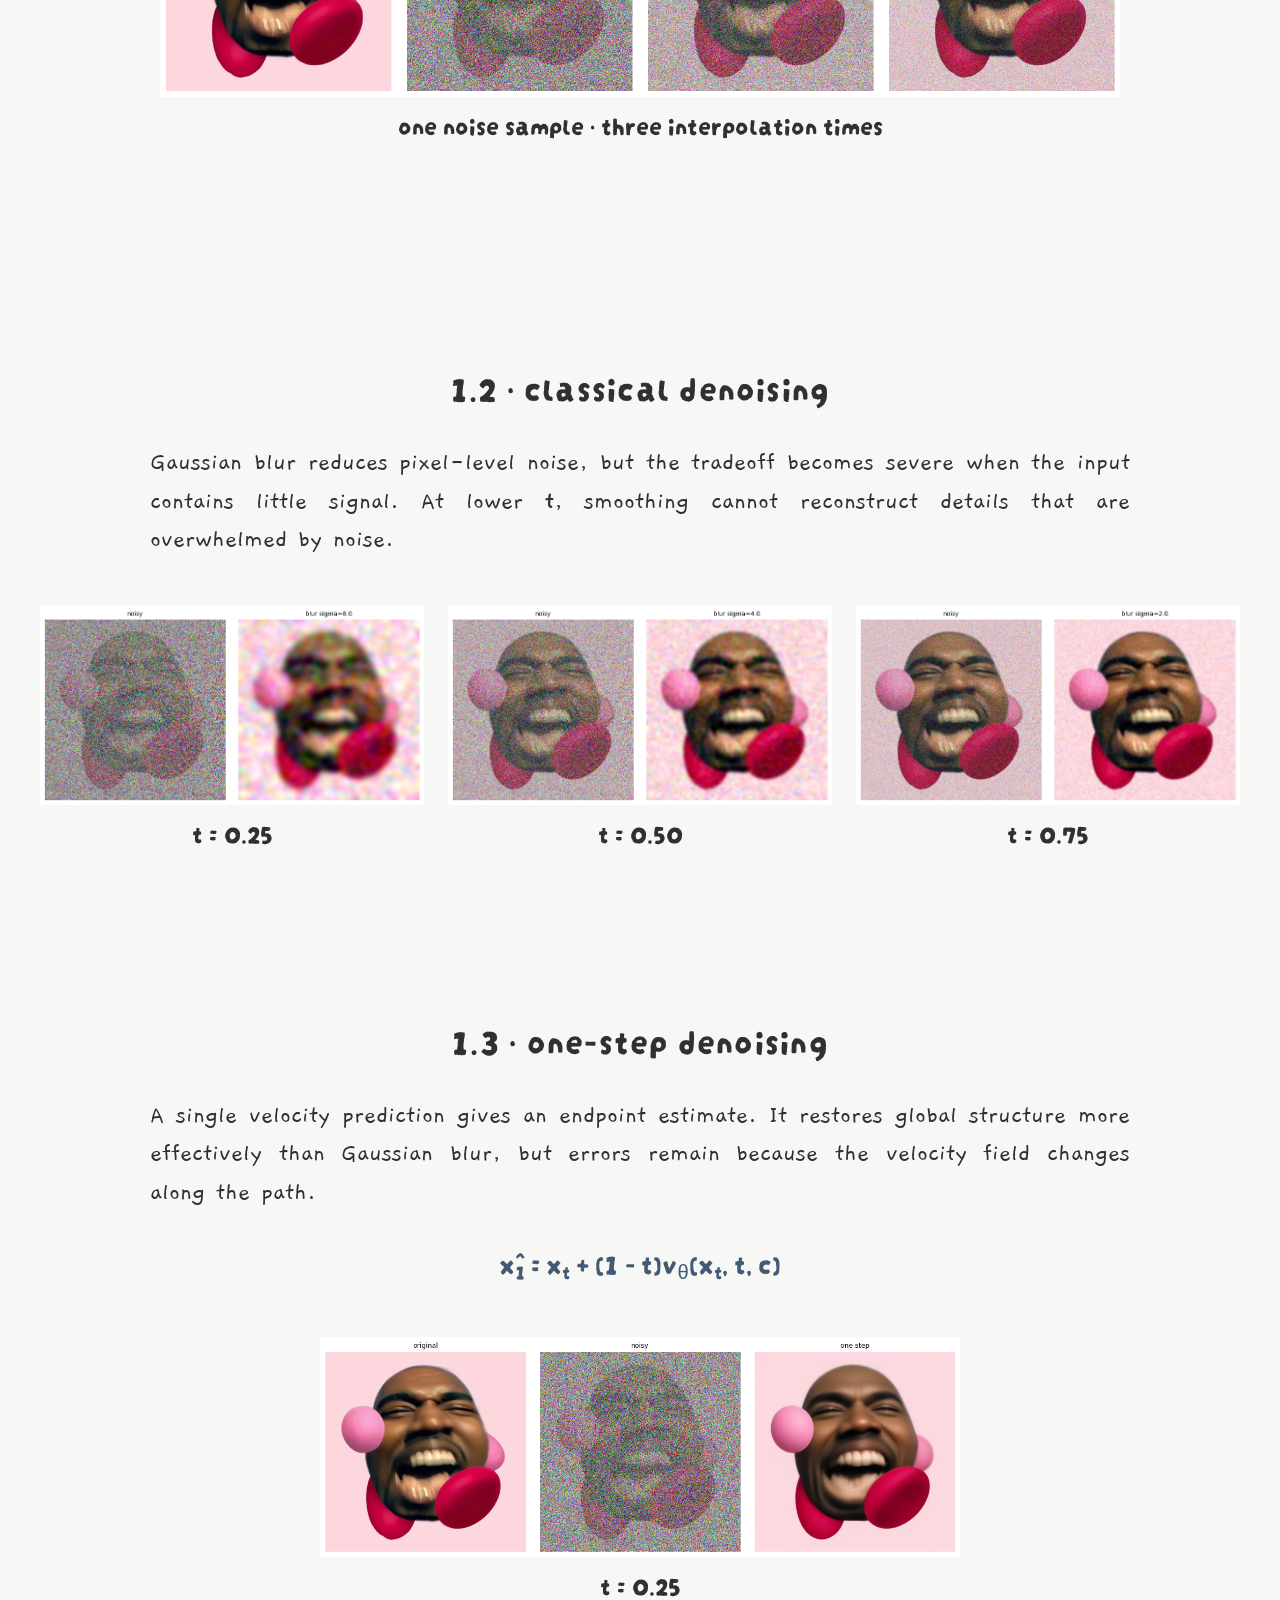
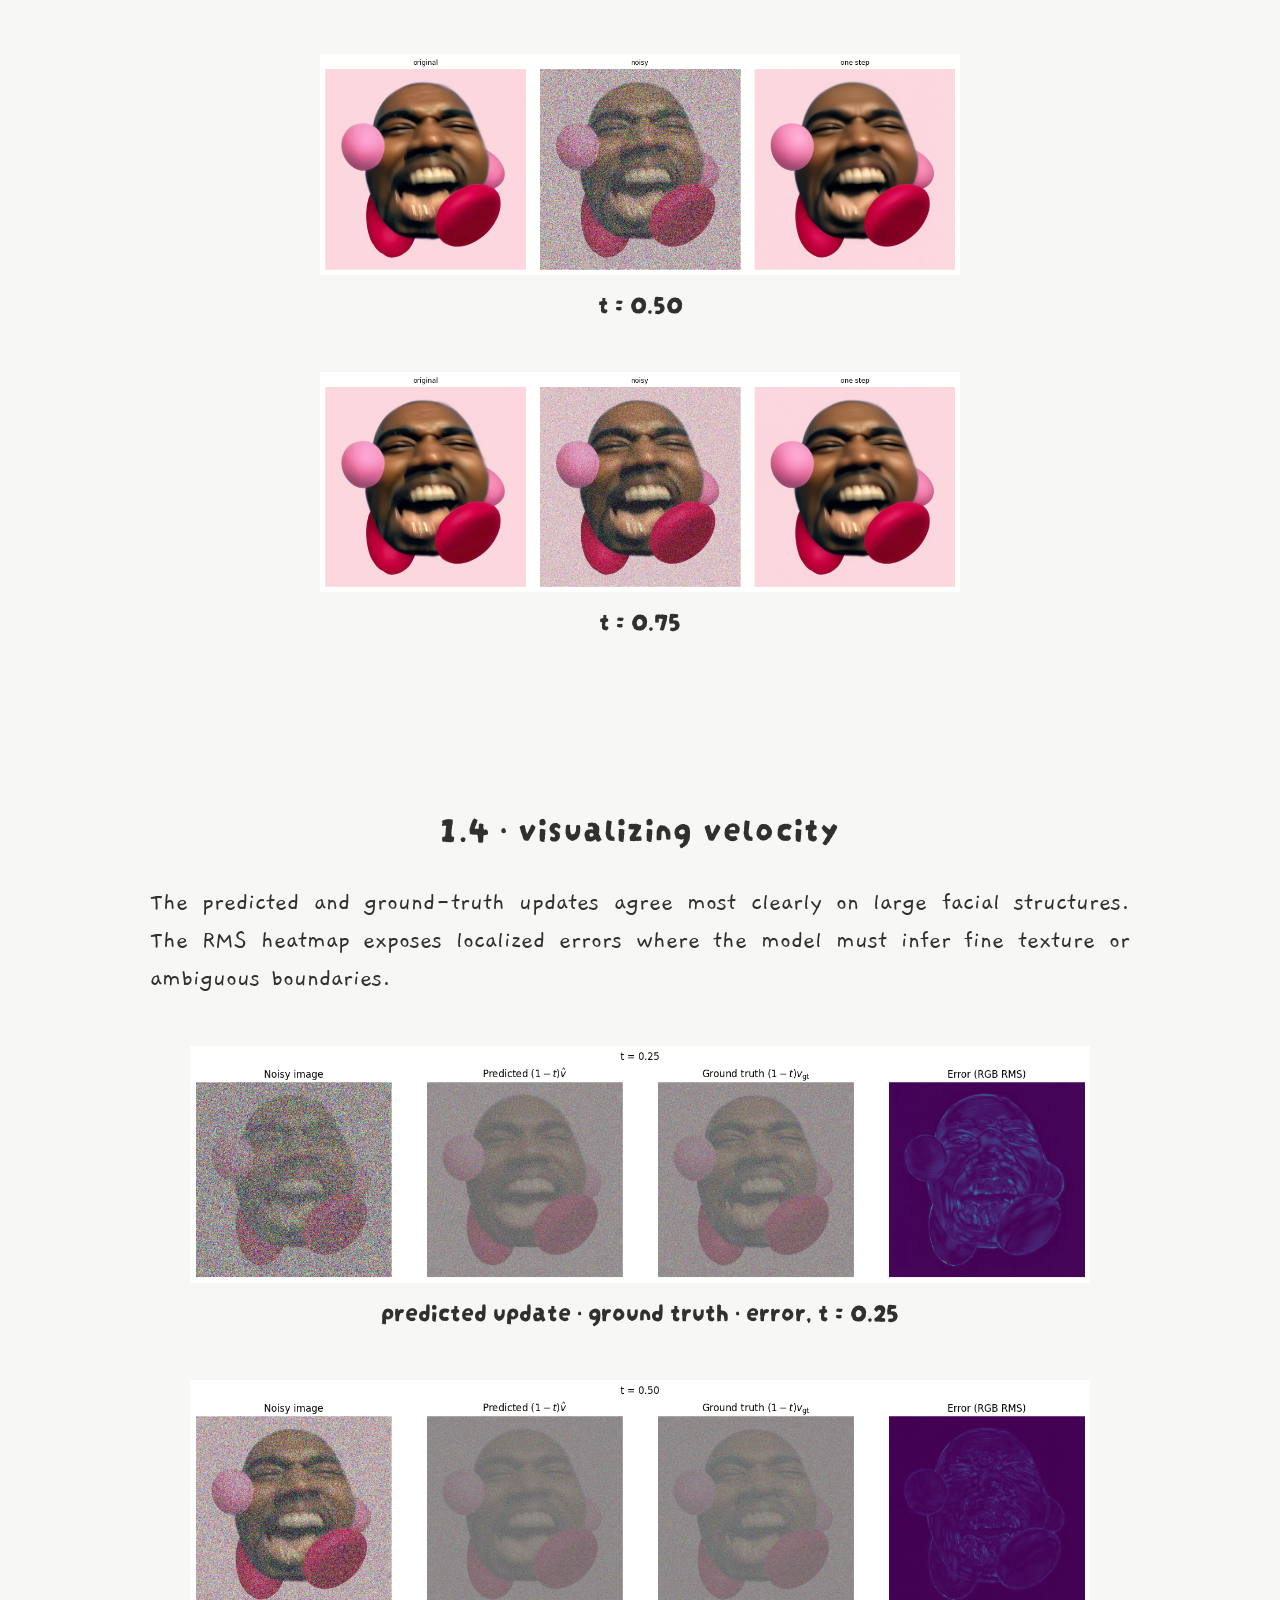
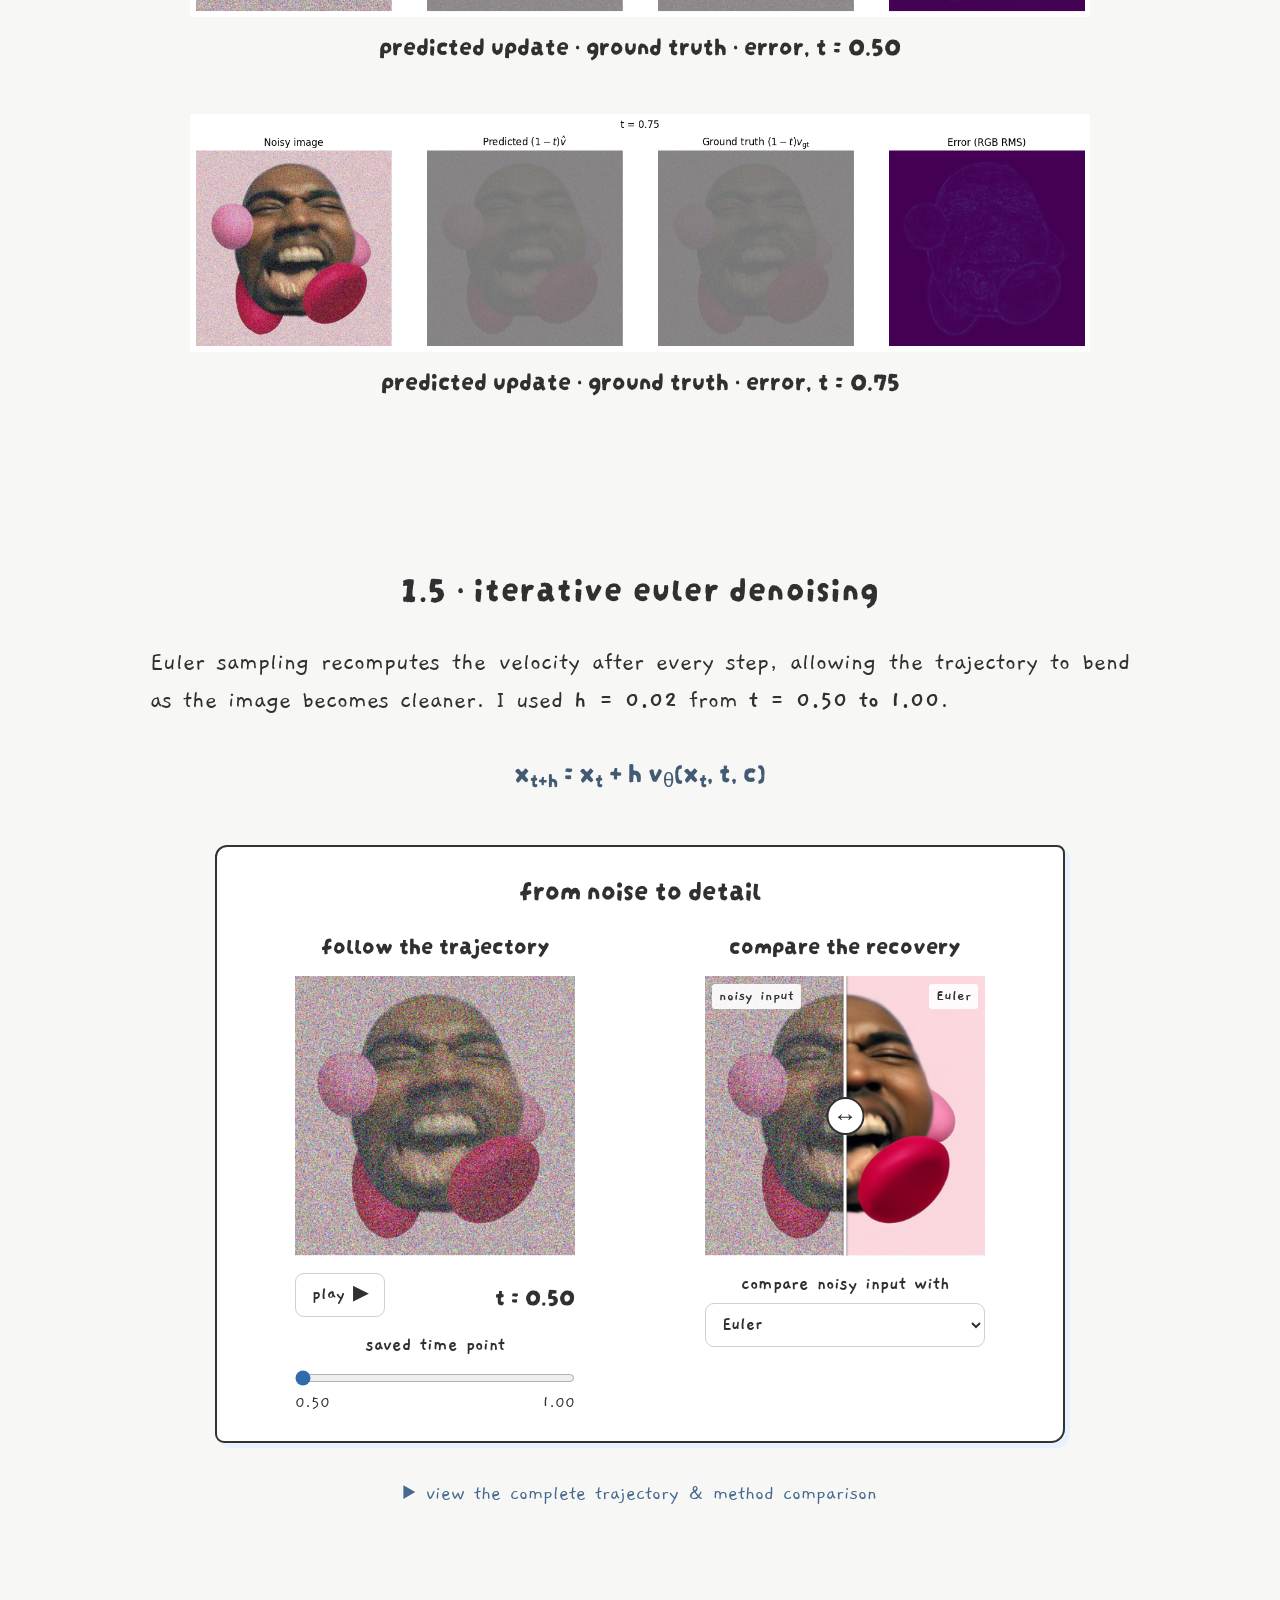
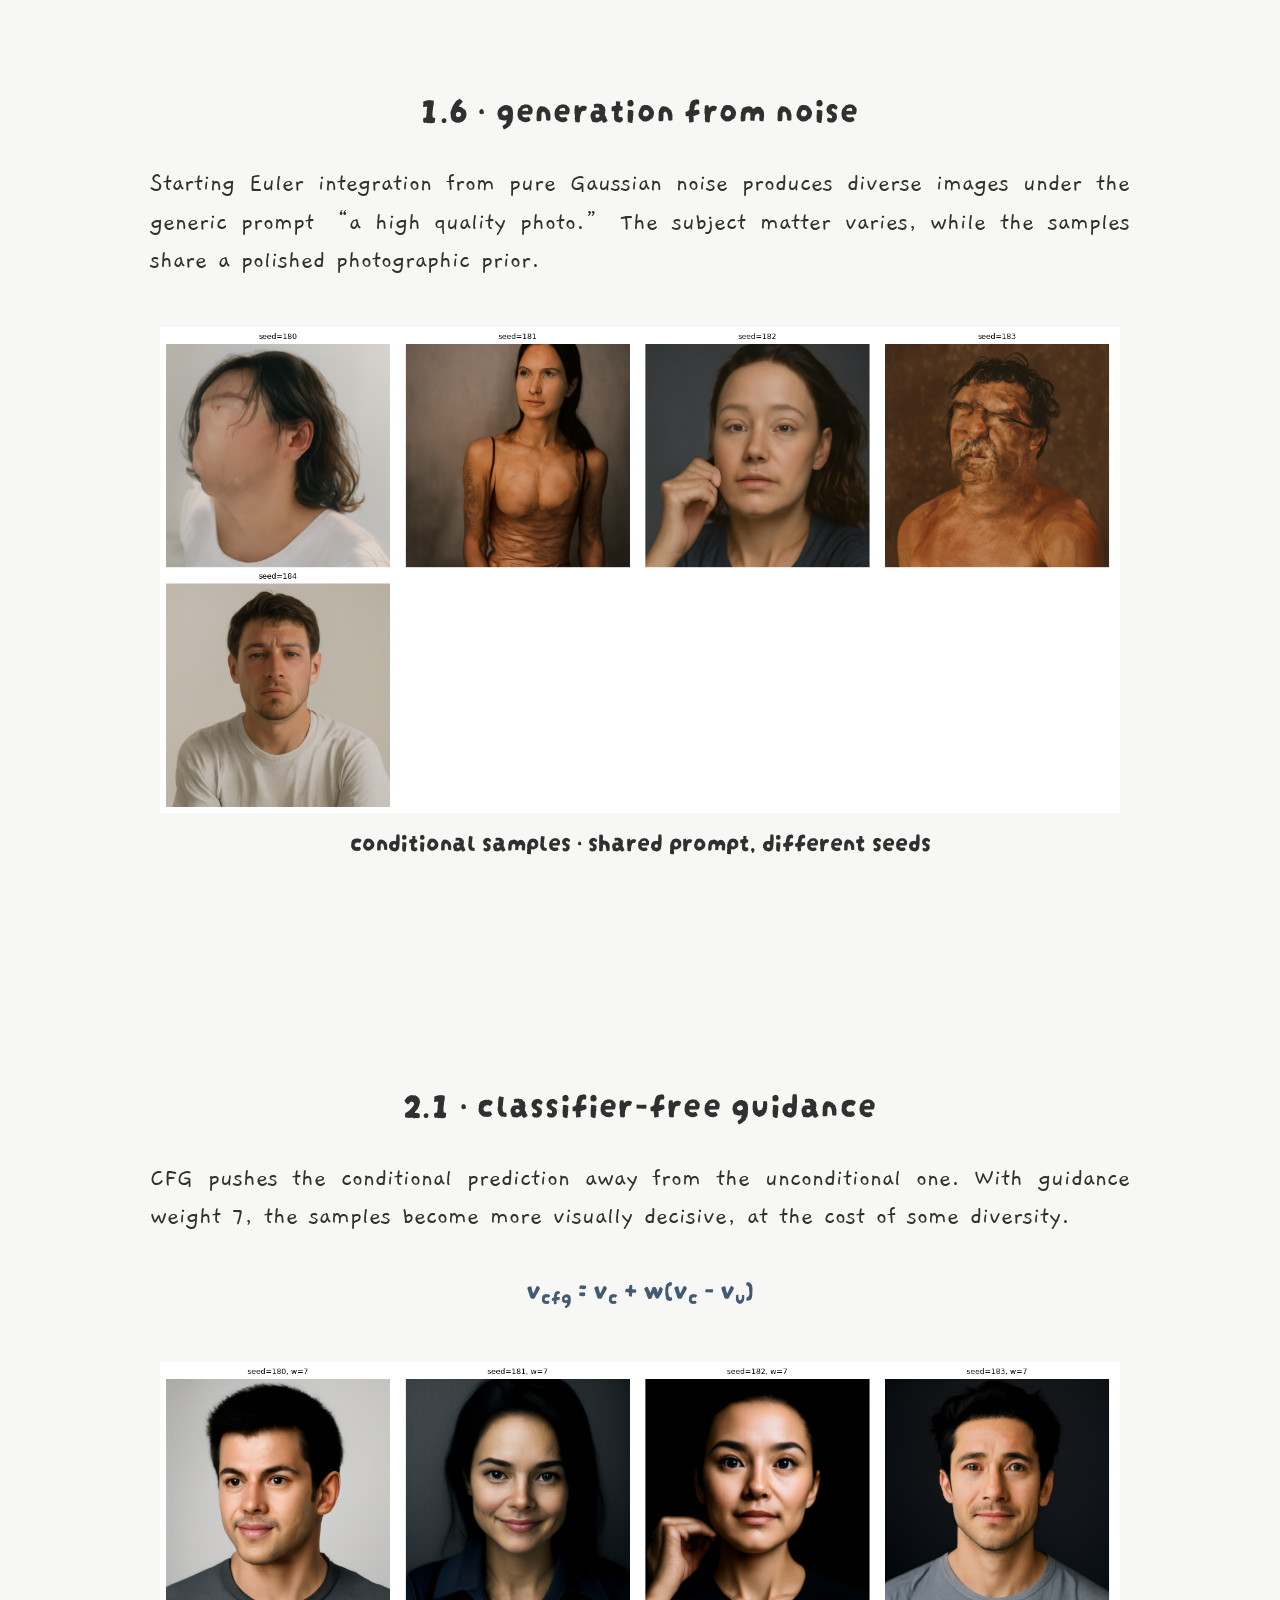
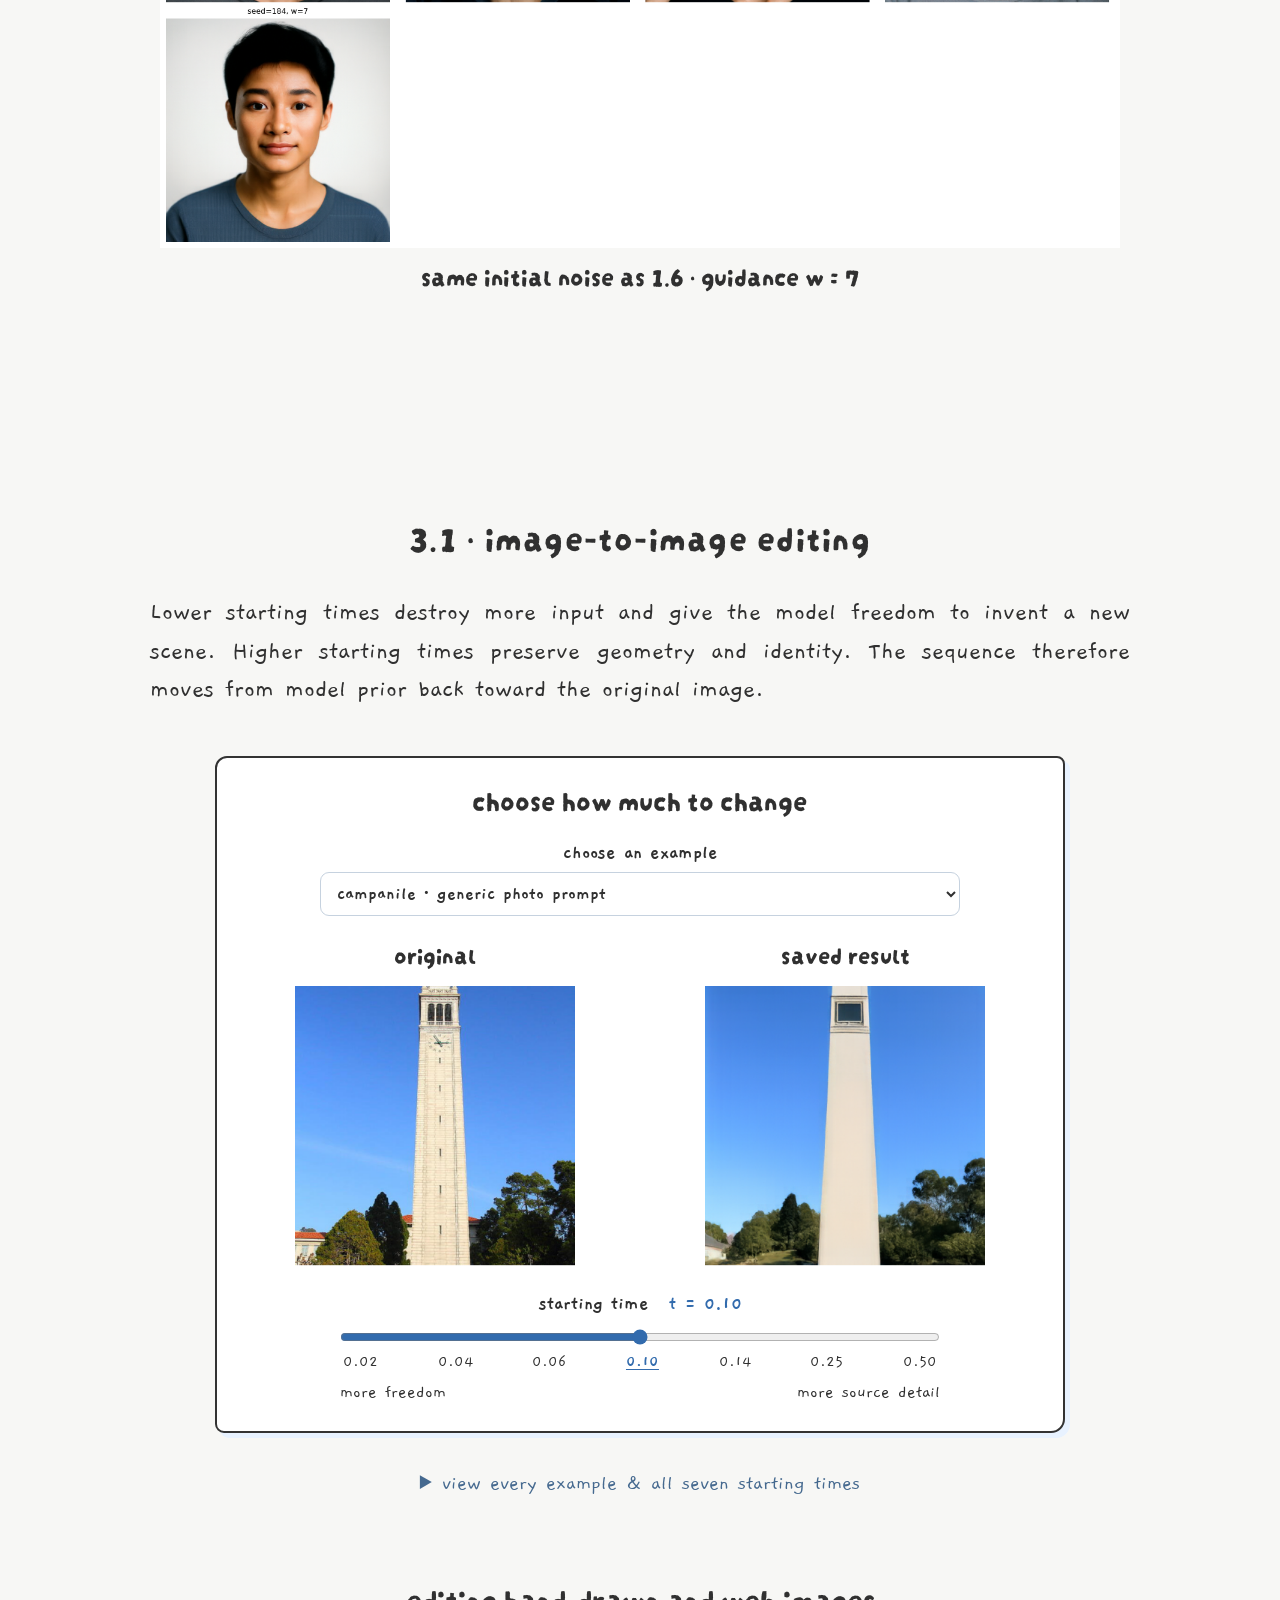
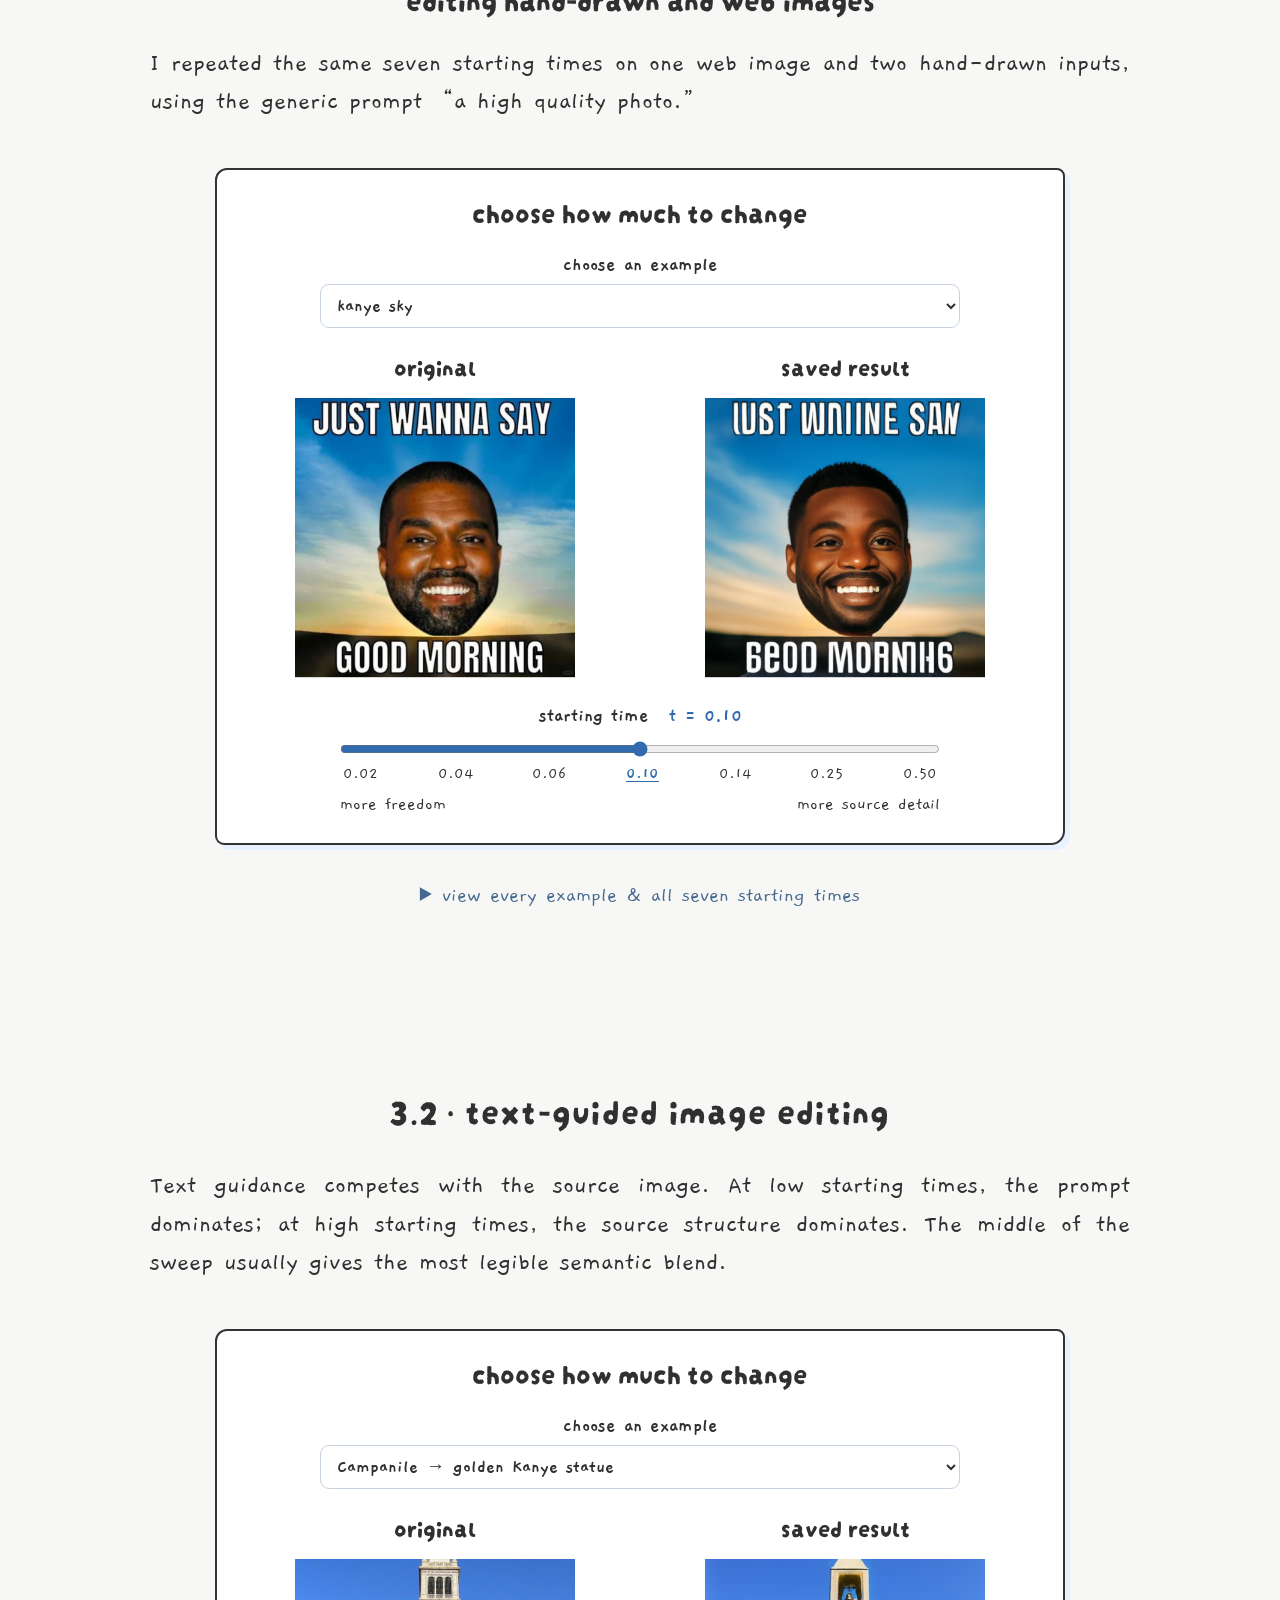
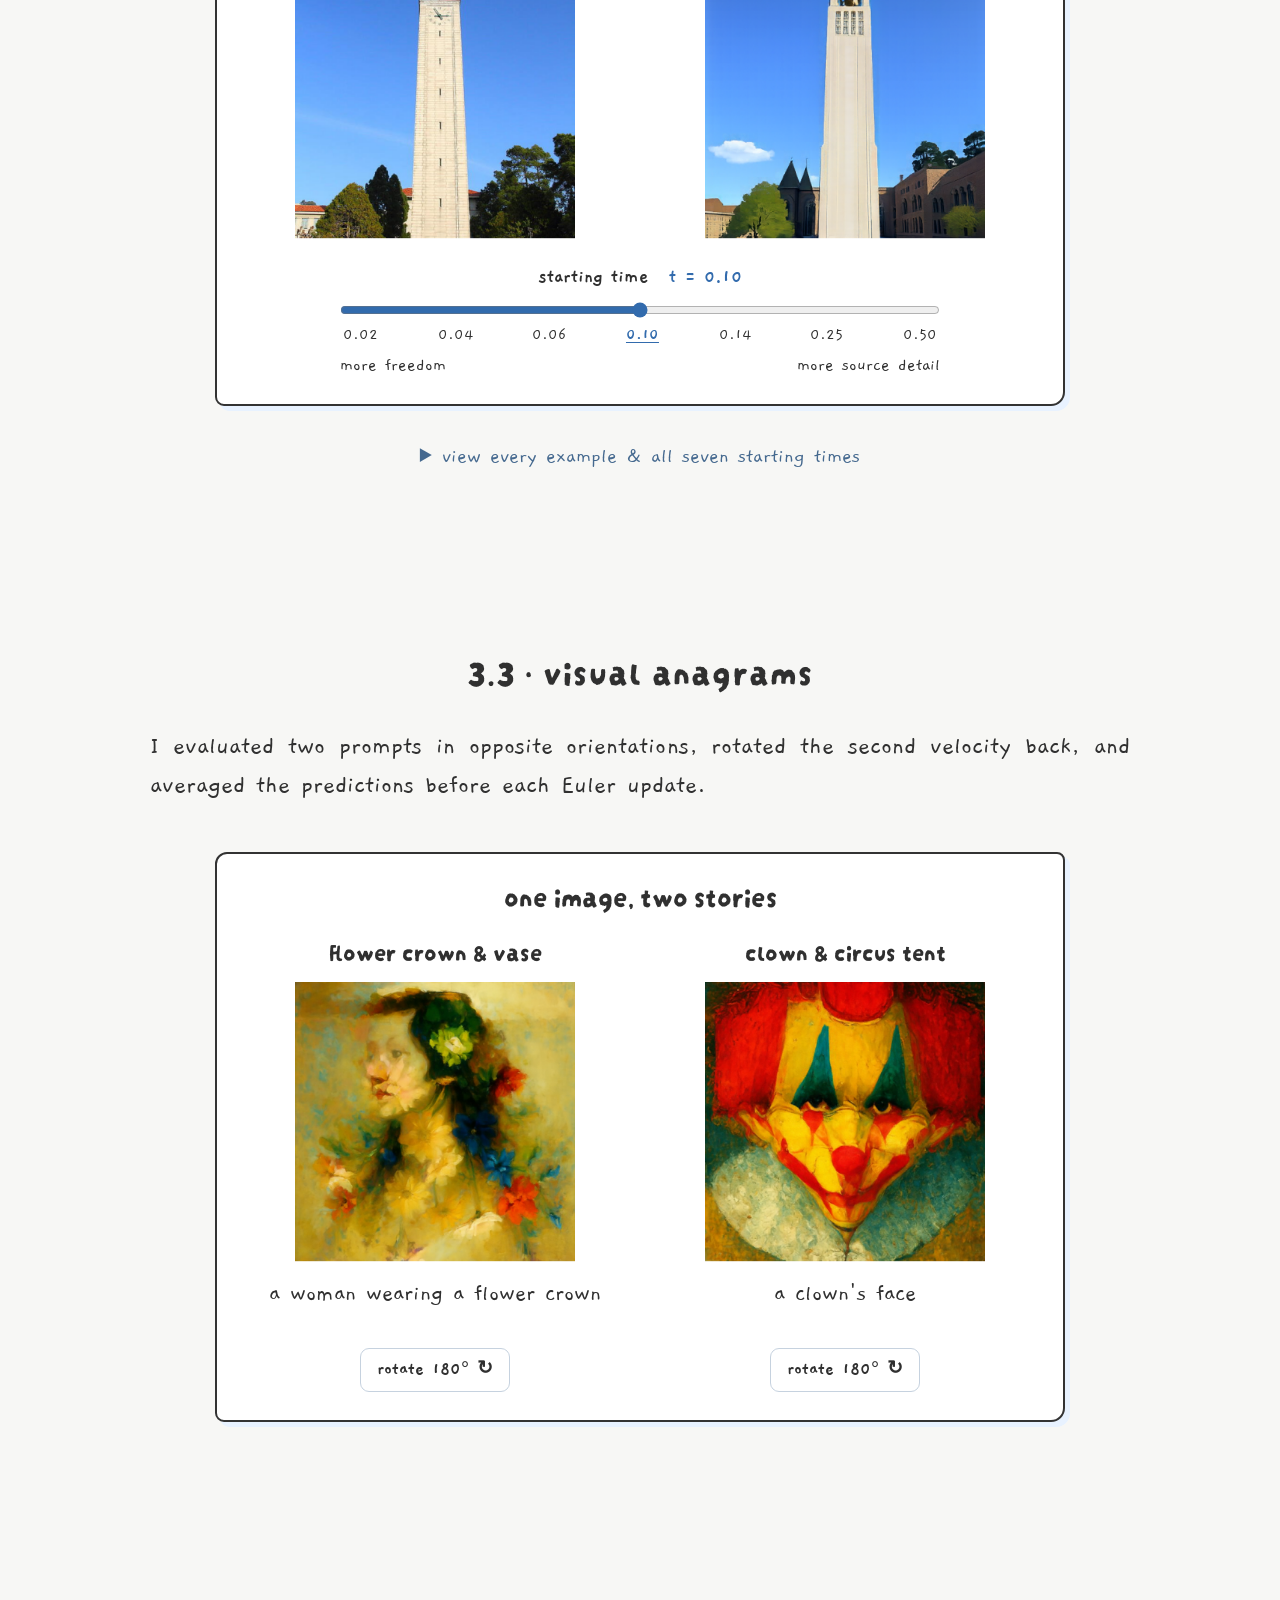
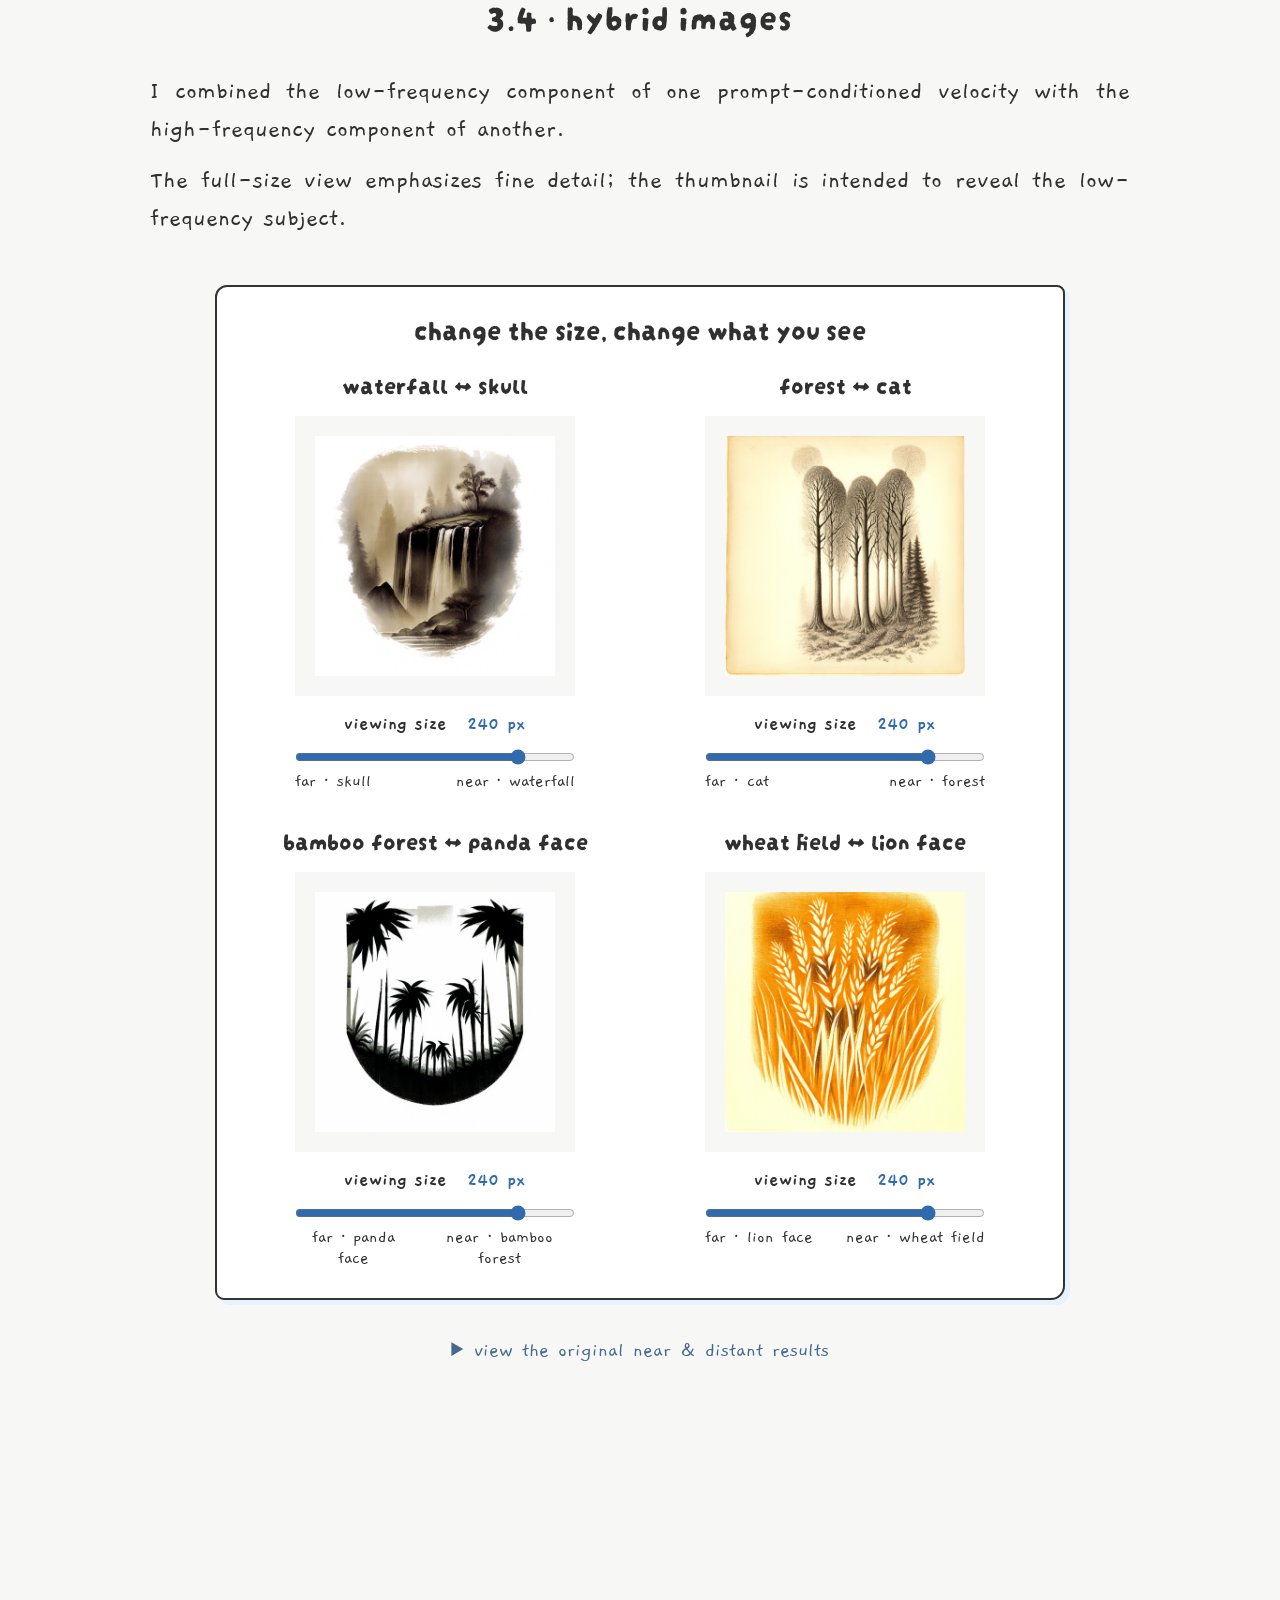
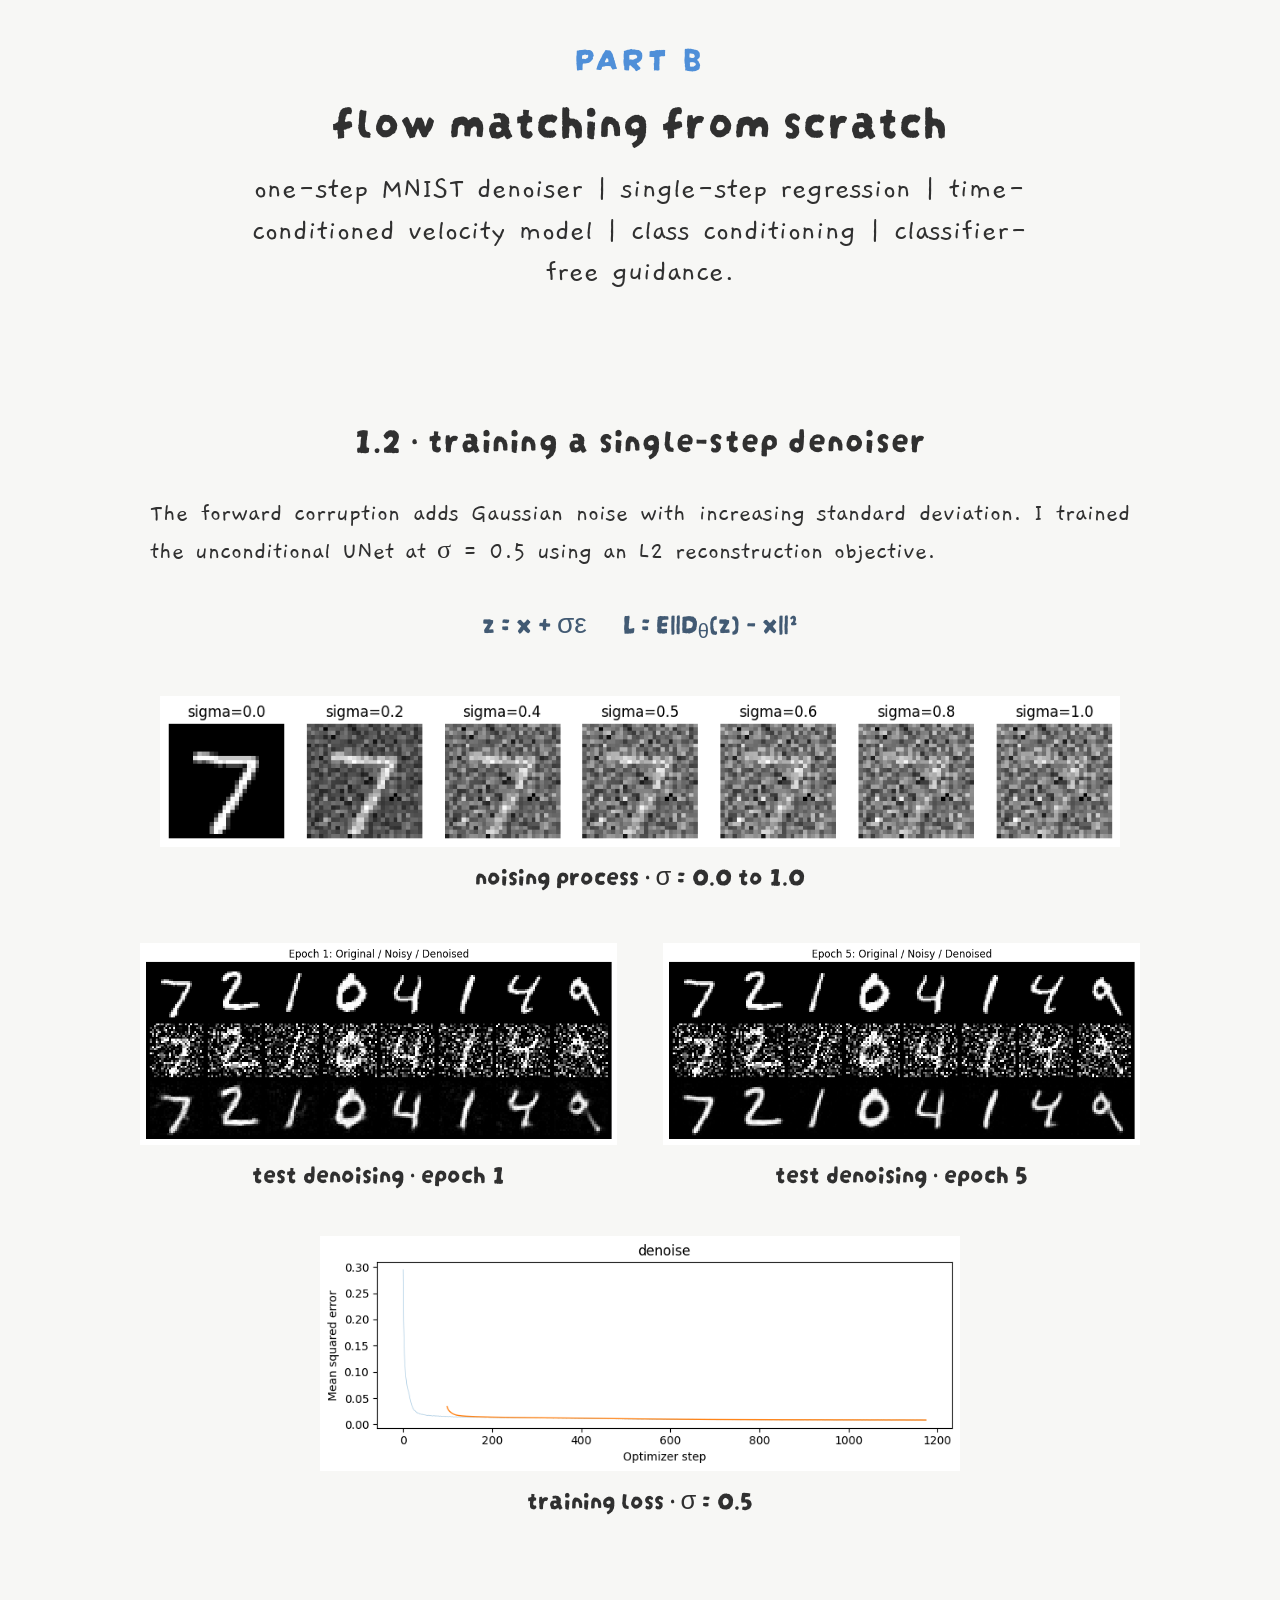
<file: 3/index.html>
<!doctype html>
<html lang="en">
<head>
  <meta charset="utf-8">
  <meta name="viewport" content="width=device-width, initial-scale=1">
  <meta name="description" content="CS180 Project 3 — Fun with Flow Models">
  <title>Fun with Flow Models</title>
  <link rel="preconnect" href="https://fonts.googleapis.com">
  <link rel="preconnect" href="https://fonts.gstatic.com" crossorigin>
  <link href="https://fonts.googleapis.com/css2?family=Darumadrop+One&amp;family=Gaegu:wght@400;700&amp;display=swap" rel="stylesheet">
  <link rel="stylesheet" href="styles.css?v=print-controls-14">
</head>
<body>
  <header class="hero" id="top">
    <img class="hero-title" src="assets/title/project-title.png" alt="Fun with Flow Models — CS180 Project 3">
  </header>

  <main>
    <section class="chapter" id="part-a">
      <header class="chapter-heading">
        <p class="eyebrow">part a</p>
        <h1>exploring pretrained flow models</h1>
        <p class="lede">forward process | Euler sampling | classifier-free guidance | image editing | flow-based optical illusions</p>
      </header>

      <article class="part" id="a-1-1">
        <h2>1.1 · constructing noisy training inputs</h2>
        <div class="copy">
          <p>I reused one Gaussian noise tensor and interpolated it with the same clean image. As <b>t</b> increases, the clean-image contribution becomes stronger and the original structure becomes easier to recover.</p>
          <p class="formula"><span class="equation"><var>x</var><sub><var>t</var></sub> = (1 − <var>t</var>)<var>ε</var> + <var>t</var><var>x</var><sub>1</sub></span></p>
        </div>
        <figure class="result wide"><img src="assets/partA/1.1.png" alt="Original image and noisy inputs at t 0.25, 0.5, and 0.75"><figcaption>one noise sample · three interpolation times</figcaption></figure>
      </article>

      <article class="part" id="a-1-2">
        <h2>1.2 · classical denoising</h2>
        <div class="copy"><p>Gaussian blur reduces pixel-level noise, but the tradeoff becomes severe when the input contains little signal. At lower <b>t</b>, smoothing cannot reconstruct details that are overwhelmed by noise.</p></div>
        <div class="stacked-results">
          <figure class="result"><img src="assets/partA/1.2.1.png" alt="Gaussian denoising comparison at t 0.25"><figcaption>t = 0.25</figcaption></figure>
          <figure class="result"><img src="assets/partA/1.2.2.png" alt="Gaussian denoising comparison at t 0.5"><figcaption>t = 0.50</figcaption></figure>
          <figure class="result"><img src="assets/partA/1.2.3.png" alt="Gaussian denoising comparison at t 0.75"><figcaption>t = 0.75</figcaption></figure>
        </div>
      </article>

      <article class="part" id="a-1-3">
        <h2>1.3 · one-step denoising</h2>
        <div class="copy"><p>A single velocity prediction gives an endpoint estimate. It restores global structure more effectively than Gaussian blur, but errors remain because the velocity field changes along the path.</p><p class="formula"><span class="equation"><var>x̂</var><sub>1</sub> = <var>x</var><sub><var>t</var></sub> + (1 − <var>t</var>)<var>v</var><sub><var>θ</var></sub>(<var>x</var><sub><var>t</var></sub>, <var>t</var>, <var>c</var>)</span></p></div>
        <div class="stacked-results">
          <figure class="result"><img src="assets/partA/1.3.1.png" alt="One-step denoising at t 0.25"><figcaption>t = 0.25</figcaption></figure>
          <figure class="result"><img src="assets/partA/1.3.2.png" alt="One-step denoising at t 0.5"><figcaption>t = 0.50</figcaption></figure>
          <figure class="result"><img src="assets/partA/1.3.3.png" alt="One-step denoising at t 0.75"><figcaption>t = 0.75</figcaption></figure>
        </div>
      </article>

      <article class="part" id="a-1-4">
        <h2>1.4 · visualizing velocity</h2>
        <div class="copy"><p>The predicted and ground-truth updates agree most clearly on large facial structures. The RMS heatmap exposes localized errors where the model must infer fine texture or ambiguous boundaries.</p></div>
        <div class="stacked-results">
          <figure class="result"><img src="assets/partA/1.4.1.png" alt="Velocity comparison at t 0.25"><figcaption>predicted update · ground truth · error, t = 0.25</figcaption></figure>
          <figure class="result"><img src="assets/partA/1.4.2.png" alt="Velocity comparison at t 0.5"><figcaption>predicted update · ground truth · error, t = 0.50</figcaption></figure>
          <figure class="result"><img src="assets/partA/1.4.3.png" alt="Velocity comparison at t 0.75"><figcaption>predicted update · ground truth · error, t = 0.75</figcaption></figure>
        </div>
      </article>

      <article class="part" id="a-1-5">
        <h2>1.5 · iterative euler denoising</h2>
        <div class="copy"><p>Euler sampling recomputes the velocity after every step, allowing the trajectory to bend as the image becomes cleaner. I used <b>h = 0.02</b> from <b>t = 0.50 to 1.00</b>.</p><p class="formula"><span class="equation"><var>x</var><sub><var>t</var>+<var>h</var></sub> = <var>x</var><sub><var>t</var></sub> + <var>h</var> <var>v</var><sub><var>θ</var></sub>(<var>x</var><sub><var>t</var></sub>, <var>t</var>, <var>c</var>)</span></p></div>
        <figure class="result wide"><img src="assets/partA/1.5.1.png" alt="Euler denoising trajectory from t 0.5 to 1"><figcaption>initial state · every fifth update · final state</figcaption></figure>
        <figure class="result wide"><img src="assets/partA/1.5.2.png" alt="Comparison of original, Gaussian, one-step, and Euler denoising"><figcaption>denoising methods compared on the same input</figcaption></figure>
      </article>

      <article class="part" id="a-1-6">
        <h2>1.6 · generation from noise</h2>
        <div class="copy"><p>Starting Euler integration from pure Gaussian noise produces diverse images under the generic prompt “a high quality photo.” The subject matter varies, while the samples share a polished photographic prior.</p></div>
        <figure class="result wide"><img src="assets/partA/1.6.png" alt="Five conditional samples generated from Gaussian noise"><figcaption>conditional samples · shared prompt, different seeds</figcaption></figure>
      </article>

      <article class="part" id="a-2-1">
        <h2>2.1 · classifier-free guidance</h2>
        <div class="copy"><p>CFG pushes the conditional prediction away from the unconditional one. With guidance weight 7, the samples become more visually decisive, at the cost of some diversity.</p><p class="formula"><span class="equation"><var>v</var><sub>cfg</sub> = <var>v</var><sub><var>c</var></sub> + <var>w</var>(<var>v</var><sub><var>c</var></sub> − <var>v</var><sub><var>u</var></sub>)</span></p></div>
        <figure class="result wide"><img src="assets/partA/2.1.png" alt="Five classifier-free guidance samples"><figcaption>same initial noise as 1.6 · guidance w = 7</figcaption></figure>
      </article>

      <article class="part" id="a-3-1">
        <h2>3.1 · image-to-image editing</h2>
        <div class="copy"><p>Lower starting times destroy more input and give the model freedom to invent a new scene. Higher starting times preserve geometry and identity. The sequence therefore moves from model prior back toward the original image.</p></div>
        <div class="stacked-results feature-stack">
          <figure class="result"><img src="assets/partA/3.1.1.png" alt="Campanile image-to-image edits across starting times"><figcaption>campanile · generic photo prompt</figcaption></figure>
          <figure class="result"><img src="assets/partA/3.1.2.png" alt="Kanye Kirby image-to-image edits across starting times"><figcaption>Kanye Kirby</figcaption></figure>
          <figure class="result"><img src="assets/partA/3.1.3.png" alt="Kanye Minion image-to-image edits across starting times"><figcaption>Kanye Minion</figcaption></figure>
        </div>
        <section class="editing-subsection" id="a-3-1-drawings" aria-labelledby="drawings-heading">
          <h3 id="drawings-heading">editing hand-drawn and web images</h3>
          <div class="copy"><p>I repeated the same seven starting times on one web image and two hand-drawn inputs, using the generic prompt “a high quality photo.”</p></div>
          <div class="stacked-results feature-stack">
            <figure class="result"><img src="assets/partA/3.1.web.png" alt="Web image edit across starting times"><figcaption>kanye sky</figcaption></figure>
            <figure class="result"><img src="assets/partA/3.1.4.png" alt="First hand-drawn image edited across starting times"><figcaption>chiikawa 01</figcaption></figure>
            <figure class="result"><img src="assets/partA/3.1.5.png" alt="Second hand-drawn image edited across starting times"><figcaption>chiikawa 02</figcaption></figure>
          </div>
        </section>
      </article>

      <article class="part" id="a-3-2">
        <h2>3.2 · text-guided image editing</h2>
        <div class="copy"><p>Text guidance competes with the source image. At low starting times, the prompt dominates; at high starting times, the source structure dominates. The middle of the sweep usually gives the most legible semantic blend.</p></div>
        <div class="stacked-results feature-stack">
          <figure class="result"><img src="assets/partA/3.2.1.png" alt="Text-guided Campanile edits"><figcaption>Campanile → golden Kanye statue</figcaption></figure>
          <figure class="result"><img src="assets/partA/3.2.2.png" alt="First custom text-guided edit"><figcaption>Kanye Kirby → Minion</figcaption></figure>
          <figure class="result"><img src="assets/partA/3.2.3.png" alt="Second custom text-guided edit"><figcaption>Minion → Kanye Kirby</figcaption></figure>
        </div>
      </article>

      <article class="part" id="a-3-3">
        <h2>3.3 · visual anagrams</h2>
        <div class="copy"><p>I evaluated two prompts in opposite orientations, rotated the second velocity back, and averaged the predictions before each Euler update.</p></div>
        <div class="gallery two-up">
          <figure class="result"><img src="assets/partA/3.3.1.png?v=fe645153fd" alt="Oil painting visual anagram: a woman wearing a flower crown upright, a vase of colorful flowers rotated 180 degrees"><figcaption>oil painting · flower-crowned woman ↔ vase of flowers</figcaption></figure>
          <figure class="result"><img src="assets/partA/3.3.2.png?v=50dc2da17c" alt="Oil painting visual anagram: a clown's face upright, a circus tent rotated 180 degrees"><figcaption>oil painting · clown's face ↔ circus tent</figcaption></figure>
        </div>
      </article>

      <article class="part" id="a-3-4">
        <h2>3.4 · hybrid images</h2>
        <div class="copy"><p>I combined the low-frequency component of one prompt-conditioned velocity with the high-frequency component of another.</p> <p>The full-size view emphasizes fine detail; the thumbnail is intended to reveal the low-frequency subject.</p></div>
        <div class="gallery hybrid-grid">
          <figure class="result"><img src="assets/partA/3.4.1.png" alt="Waterfall and skull hybrid image full-size"><figcaption>near · lithograph of a waterfall</figcaption></figure>
          <figure class="result thumbnail"><img src="assets/partA/3.4.2.png" alt="Waterfall and skull hybrid image distant view"><figcaption>distant · lithograph of a skull</figcaption></figure>
          <figure class="result"><img src="assets/partA/3.4.3.png" alt="Forest and cat hybrid image full-size"><figcaption>near · lithograph of a forest</figcaption></figure>
          <figure class="result thumbnail"><img src="assets/partA/3.4.4.png" alt="Forest and cat hybrid image distant view"><figcaption>distant · lithograph of a cat</figcaption></figure>
          <figure class="result"><img src="assets/partA/3.4.5.png" alt="Full-size hybrid experiment with bamboo forest and panda face prompts"><figcaption>near · lithograph of a bamboo forest</figcaption></figure>
          <figure class="result thumbnail"><img src="assets/partA/3.4.6.png" alt="Reduced-size panda face and bamboo forest hybrid experiment"><figcaption>distant prompt · panda's face</figcaption></figure>
          <figure class="result"><img src="assets/partA/3.4.7.png" alt="Full-size hybrid experiment with wheat field and lion face prompts"><figcaption>near · lithograph of a wheat field</figcaption></figure>
          <figure class="result thumbnail"><img src="assets/partA/3.4.8.png" alt="Reduced-size lion face and wheat field hybrid experiment"><figcaption>distant prompt · lion's face</figcaption></figure>
        </div>
      </article>
    </section>

    <section class="chapter" id="part-b">
      <header class="chapter-heading">
        <p class="eyebrow">part b</p>
        <h1>flow matching from scratch</h1>
        <p class="lede">one-step MNIST denoiser | single-step regression | time-conditioned velocity model | class conditioning | classifier-free guidance.</p>
      </header>

      <article class="part" id="b-1-2">
        <h2>1.2 · training a single-step denoiser</h2>
        <div class="copy"><p>The forward corruption adds Gaussian noise with increasing standard deviation. I trained the unconditional UNet at σ = 0.5 using an L2 reconstruction objective.</p><p class="formula"><span class="equation"><var>z</var> = <var>x</var> + <var>σ</var><var>ε</var></span> <span class="equation"><var>L</var> = E‖<var>D</var><sub><var>θ</var></sub>(<var>z</var>) − <var>x</var>‖²</span></p></div>
        <figure class="result wide"><img src="assets/partB/1.2.png" alt="MNIST noising process over seven sigma values"><figcaption>noising process · σ = 0.0 to 1.0</figcaption></figure>
        <div class="gallery two-up">
          <figure class="result"><img src="assets/partB/1.2.1.png?v=197e8c2603" alt="Denoising results after one epoch"><figcaption>test denoising · epoch 1</figcaption></figure>
          <figure class="result"><img src="assets/partB/1.2.2.png?v=11ef663fa3" alt="Denoising results after five epochs"><figcaption>test denoising · epoch 5</figcaption></figure>
        </div>
        <figure class="result chart"><img src="assets/partB/1.2.3.png" alt="Training loss for fixed-noise MNIST denoiser"><figcaption>training loss · σ = 0.5</figcaption></figure>
      </article>

      <article class="part" id="b-1-2-2">
        <h2>1.2.2 · out-of-distribution noise</h2>
        <div class="copy"><p>The denoiser is strongest near its training level σ = 0.5. Clean or lightly corrupted inputs can be over-smoothed, while very noisy inputs contain too little digit structure for a single prediction to recover reliably.</p></div>
        <figure class="result wide"><img src="assets/partB/1.2.2diff_sigma.png" alt="Denoising one test image at seven out-of-distribution noise levels"><figcaption>same test digit · varying σ</figcaption></figure>
      </article>

      <article class="part" id="b-1-2-3">
        <h2>1.2.3 · denoising pure noise</h2>
        <div class="copy"><p>With MSE and no conditioning, the model cannot choose a particular digit from independent noise. It is pushed toward a conditional average of the training distribution, producing soft centroid-like patterns rather than distinct samples.</p></div>
        <div class="gallery two-up">
          <figure class="result"><img src="assets/partB/1.2.3.1.png" alt="Pure noise denoising after epoch 1"><figcaption>pure noise · epoch 1</figcaption></figure>
          <figure class="result"><img src="assets/partB/1.2.3.2.png" alt="Pure noise denoising after epoch 5"><figcaption>pure noise · epoch 5</figcaption></figure>
        </div>
        <figure class="result chart"><img src="assets/partB/1.2.3.loss.png" alt="Training loss for pure-noise denoiser"><figcaption>pure-noise training loss</figcaption></figure>
      </article>

      <article class="part" id="b-2-2">
        <h2>2.2 · time-conditioned flow matching</h2>
        <div class="copy"><p>Rather than predicting the clean digit directly, the UNet predicts velocity along a linear path from noise x<sub>0</sub> to data x<sub>1</sub>. A scalar time embedding tells the network which part of the path it is evaluating.</p><p class="formula"><span class="equation"><var>x</var><sub><var>t</var></sub> = (1 − <var>t</var>)<var>x</var><sub>0</sub> + <var>t</var><var>x</var><sub>1</sub></span> <span class="equation"><var>u</var> = <var>x</var><sub>1</sub> − <var>x</var><sub>0</sub></span></p></div>
        <figure class="result chart"><img src="assets/partB/2.2.png" alt="Training loss for time-conditioned flow model"><figcaption>time-conditioned training loss</figcaption></figure>
      </article>

      <article class="part" id="b-2-3">
        <h2>2.3 · sampling the time-conditioned unet</h2>
        <div class="copy"><p>Iterative sampling gradually turns noise into recognizable digit-like strokes. Later checkpoints improve coherence, although an unconditional model still mixes digit identities and produces ambiguous samples.</p></div>
        <div class="stacked-results">
          <figure class="result"><img src="assets/partB/2.3.1.png?v=41a3edb270" alt="Time-conditioned samples after epoch 1"><figcaption>epoch 1</figcaption></figure>
          <figure class="result"><img src="assets/partB/2.3.2.png?v=aa129555aa" alt="Time-conditioned samples after epoch 5"><figcaption>epoch 5</figcaption></figure>
          <figure class="result"><img src="assets/partB/2.3.3.png?v=c8dc1b2fdb" alt="Time-conditioned samples after epoch 10"><figcaption>epoch 10</figcaption></figure>
        </div>
      </article>

      <article class="part" id="b-2-5">
        <h2>2.5 · class-conditioned flow matching</h2>
        <div class="copy"><p>I added one-hot digit conditioning with 10% conditional dropout. During sampling, classifier-free guidance strengthens the requested class and reduces ambiguity between digit identities.</p></div>
        <figure class="result chart"><img src="assets/partB/2.5.png" alt="Training loss for class-conditioned flow model"><figcaption>class-conditioned training loss</figcaption></figure>
      </article>

      <article class="part" id="b-2-6">
        <h2>2.6 · class-conditioned sampling</h2>
        <div class="copy"><p>Each column targets one digit and each row uses a different noise sample.</p></div>
        <div class="stacked-results class-samples">
          <figure class="result"><img src="assets/partB/2.6.1.png" alt="Class-conditioned samples with a scheduler after epoch 1"><figcaption>with scheduler · epoch 1 · guidance γ = 5</figcaption></figure>
          <figure class="result"><img src="assets/partB/2.6.2.png" alt="Class-conditioned samples with a scheduler after epoch 5"><figcaption>with scheduler · epoch 5 · guidance γ = 5</figcaption></figure>
          <figure class="result"><img src="assets/partB/2.6.3.png" alt="Class-conditioned samples with a scheduler after epoch 10"><figcaption>with scheduler · epoch 10 · guidance γ = 5</figcaption></figure>
        </div>
        <section class="experiment" id="b-2-6-no-scheduler" aria-labelledby="no-scheduler-heading">
          <h3 id="no-scheduler-heading">without the learning-rate scheduler</h3>
          <div class="copy">
            <p>I removed the exponential scheduler and trained a fresh model with Adam at a fixed learning rate of 0.001, instead of starting at 0.01. The smaller constant rate avoids large updates without learning-rate decay. I kept the hidden dimension at 64, batch size at 64, and trained for 10 epochs.</p>
            <p>The loss drops quickly at first and then improves more gradually. By epoch 10, the digits are recognizable across all ten classes and look broadly comparable to the scheduled results. This is a qualitative comparison of the saved samples.</p>
          </div>
          <figure class="result wide"><img src="assets/partB/fixed_epoch1.png" alt="Class-conditioned samples without a scheduler at epoch 1, showing four instances of each digit"><figcaption>no scheduler · fixed lr = 0.001 · epoch 1</figcaption></figure>
          <figure class="result wide"><img src="assets/partB/fixed_epoch5.png" alt="Class-conditioned samples without a scheduler at epoch 5, showing four instances of each digit"><figcaption>no scheduler · fixed lr = 0.001 · epoch 5</figcaption></figure>
          <figure class="result wide"><img src="assets/partB/fixed_epoch10.png" alt="Class-conditioned samples without a scheduler at epoch 10, showing four instances of each digit"><figcaption>no scheduler · fixed lr = 0.001 · epoch 10</figcaption></figure>
          <figure class="result chart"><img src="assets/partB/fixed_loss.png" alt="Training loss for the class-conditioned model without a scheduler"><figcaption>no-scheduler training loss · fixed lr = 0.001</figcaption></figure>
        </section>
      </article>
    </section>

  </main>

  <dialog class="lightbox" aria-label="Expanded result"><button type="button" aria-label="Close image">×</button><img alt=""></dialog>
  <script src="script.js?v=interactive-14"></script>
</body>
</html>
</file>
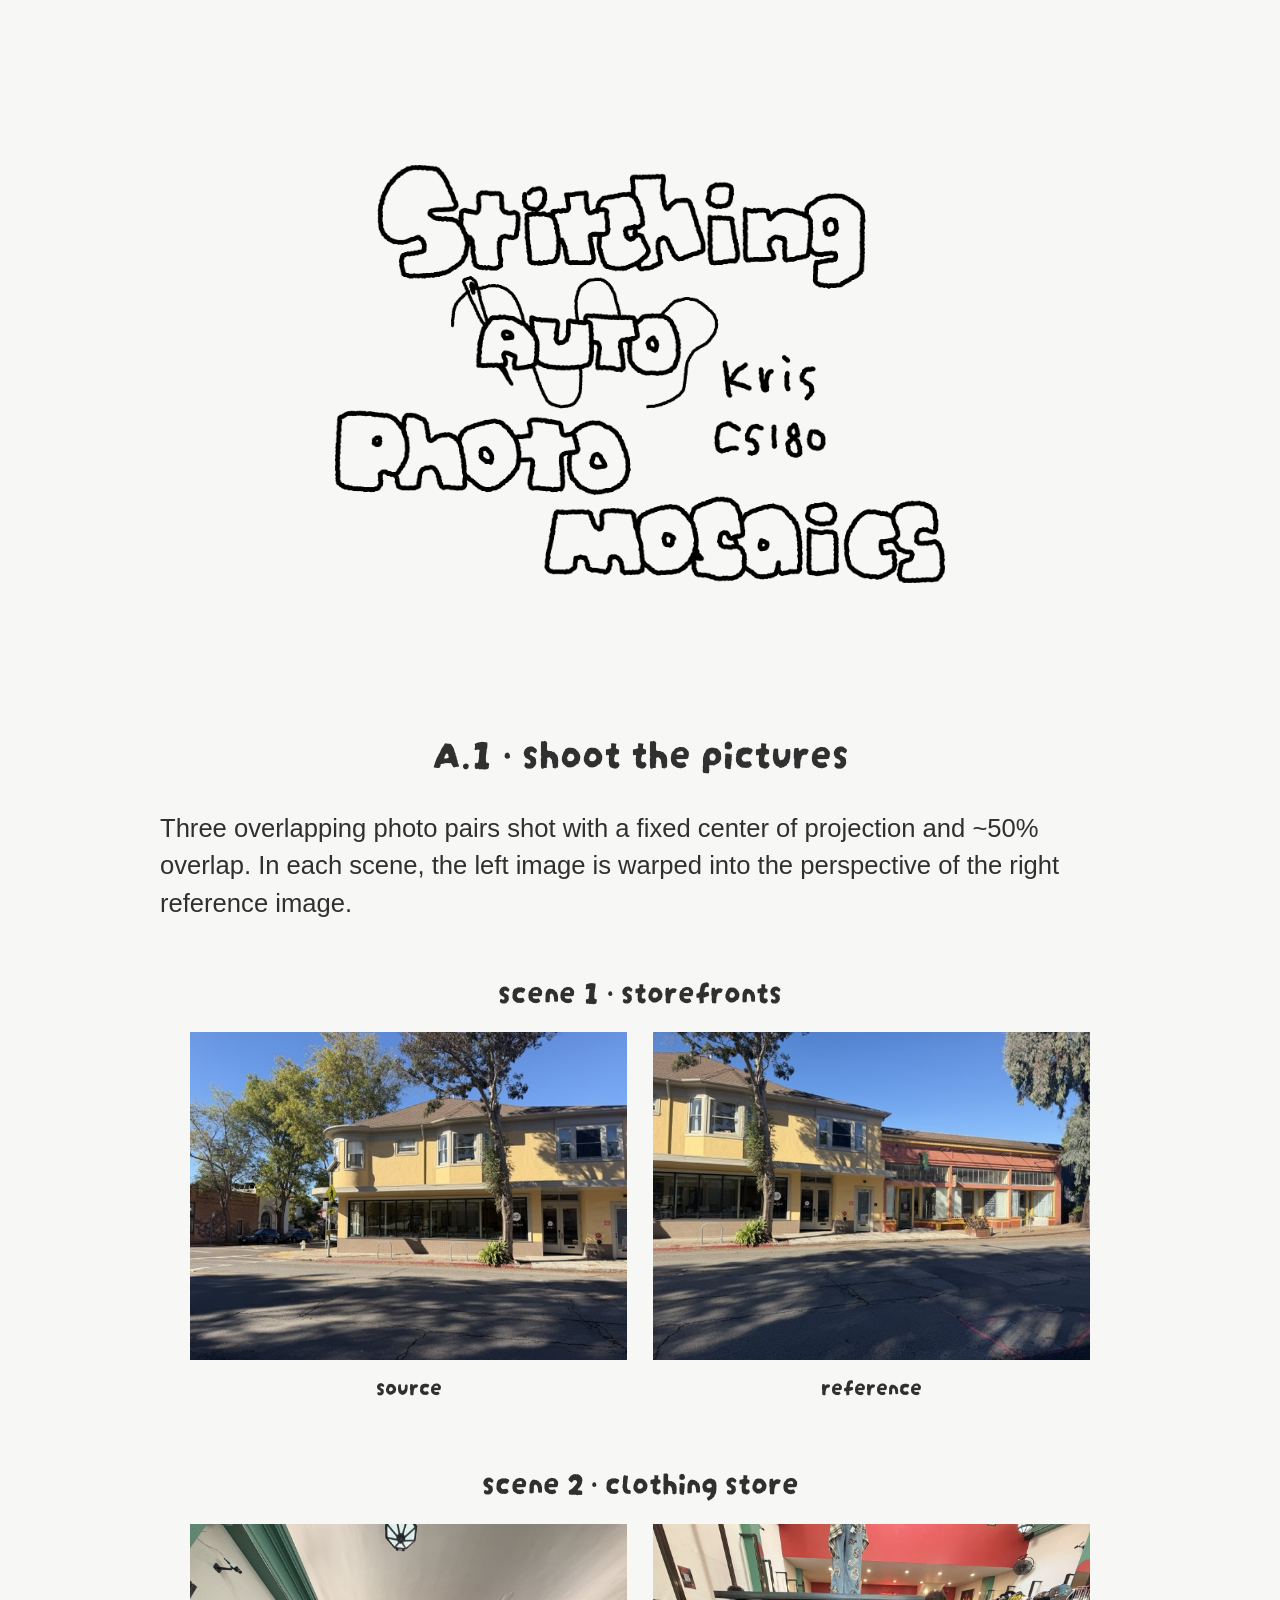
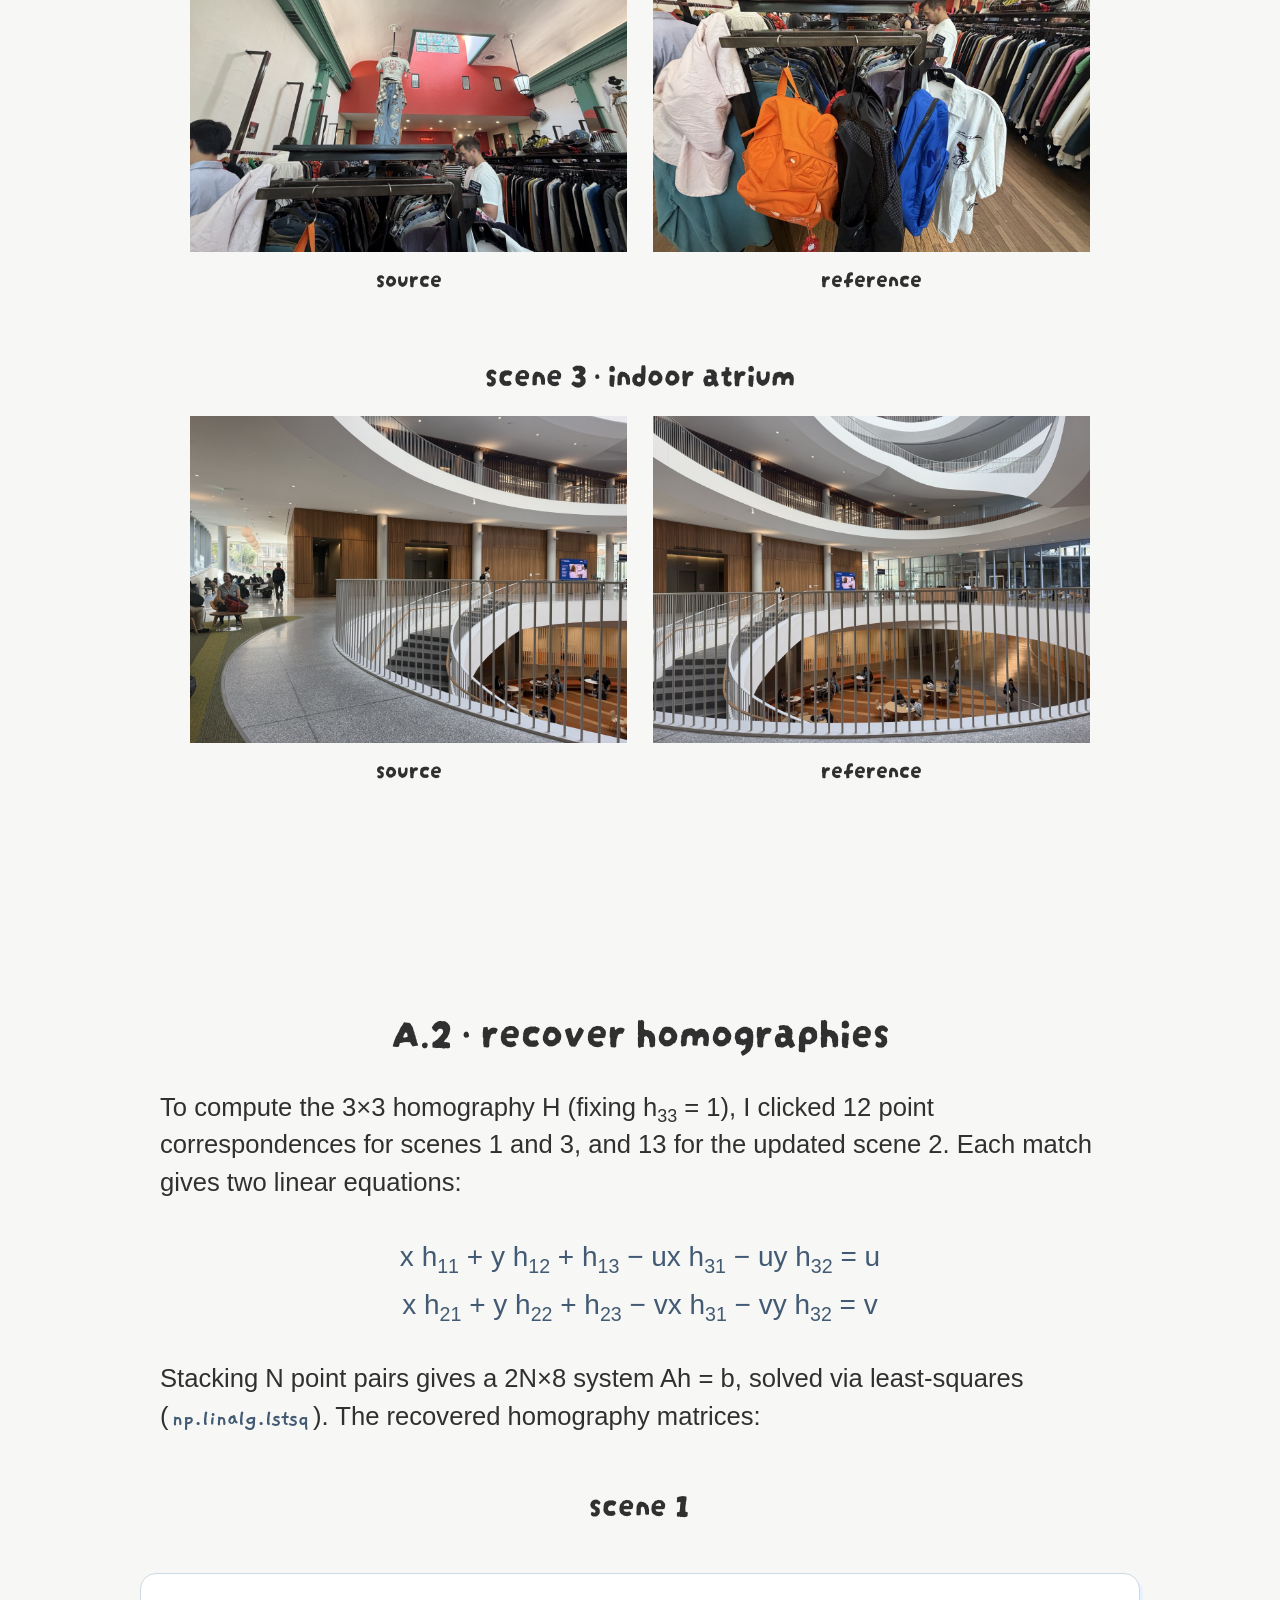
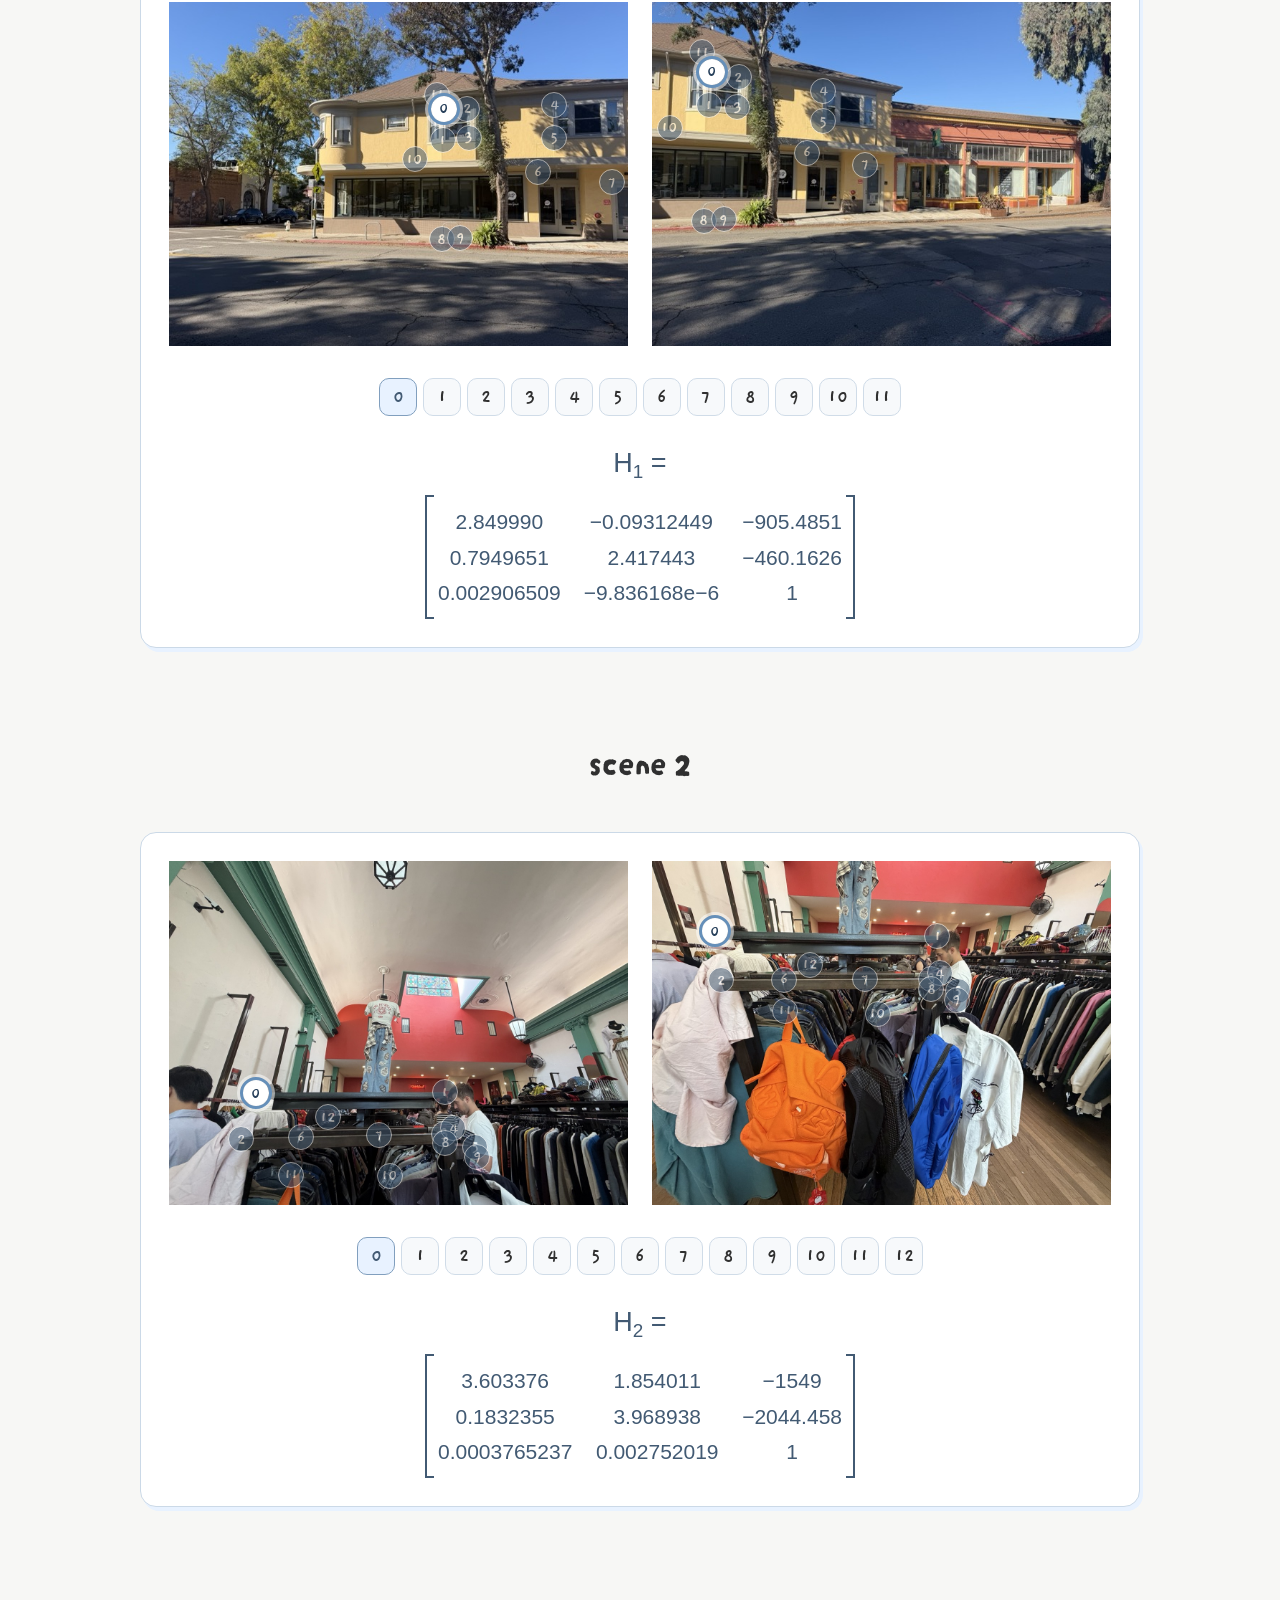
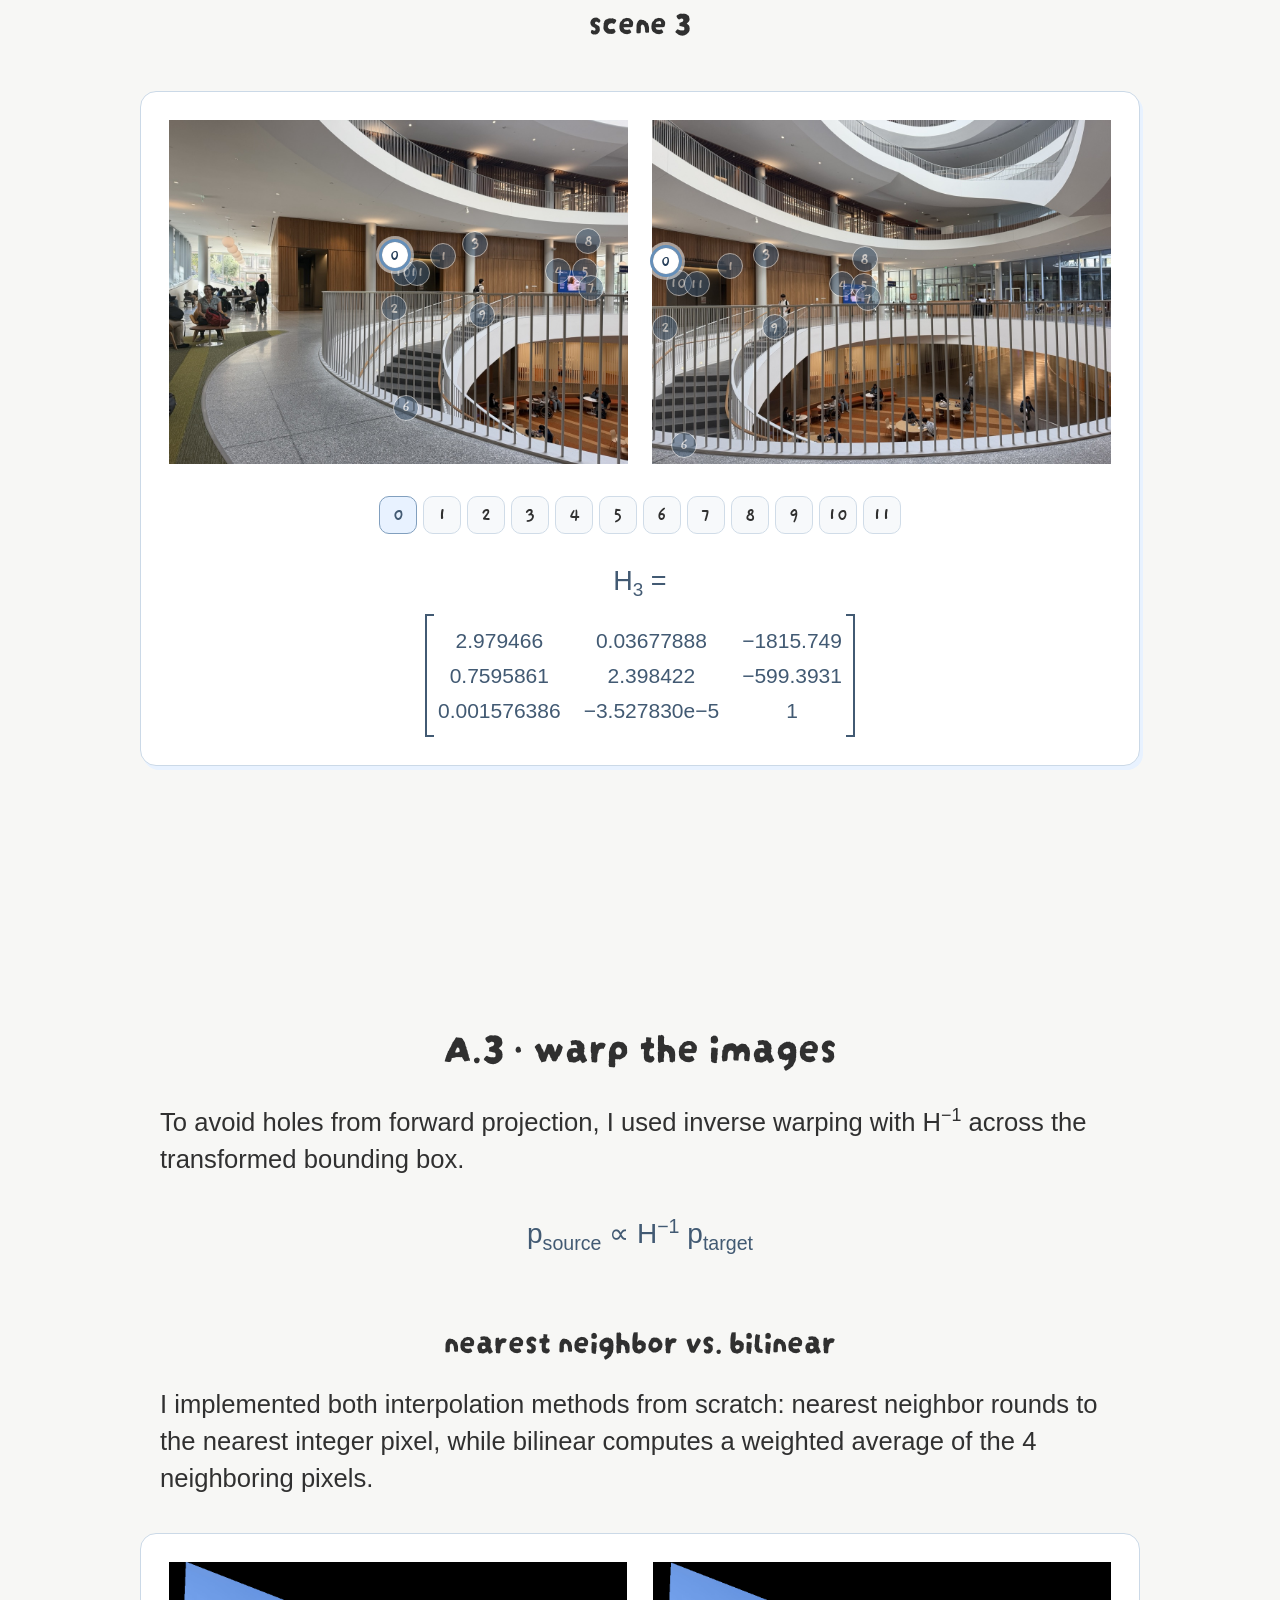
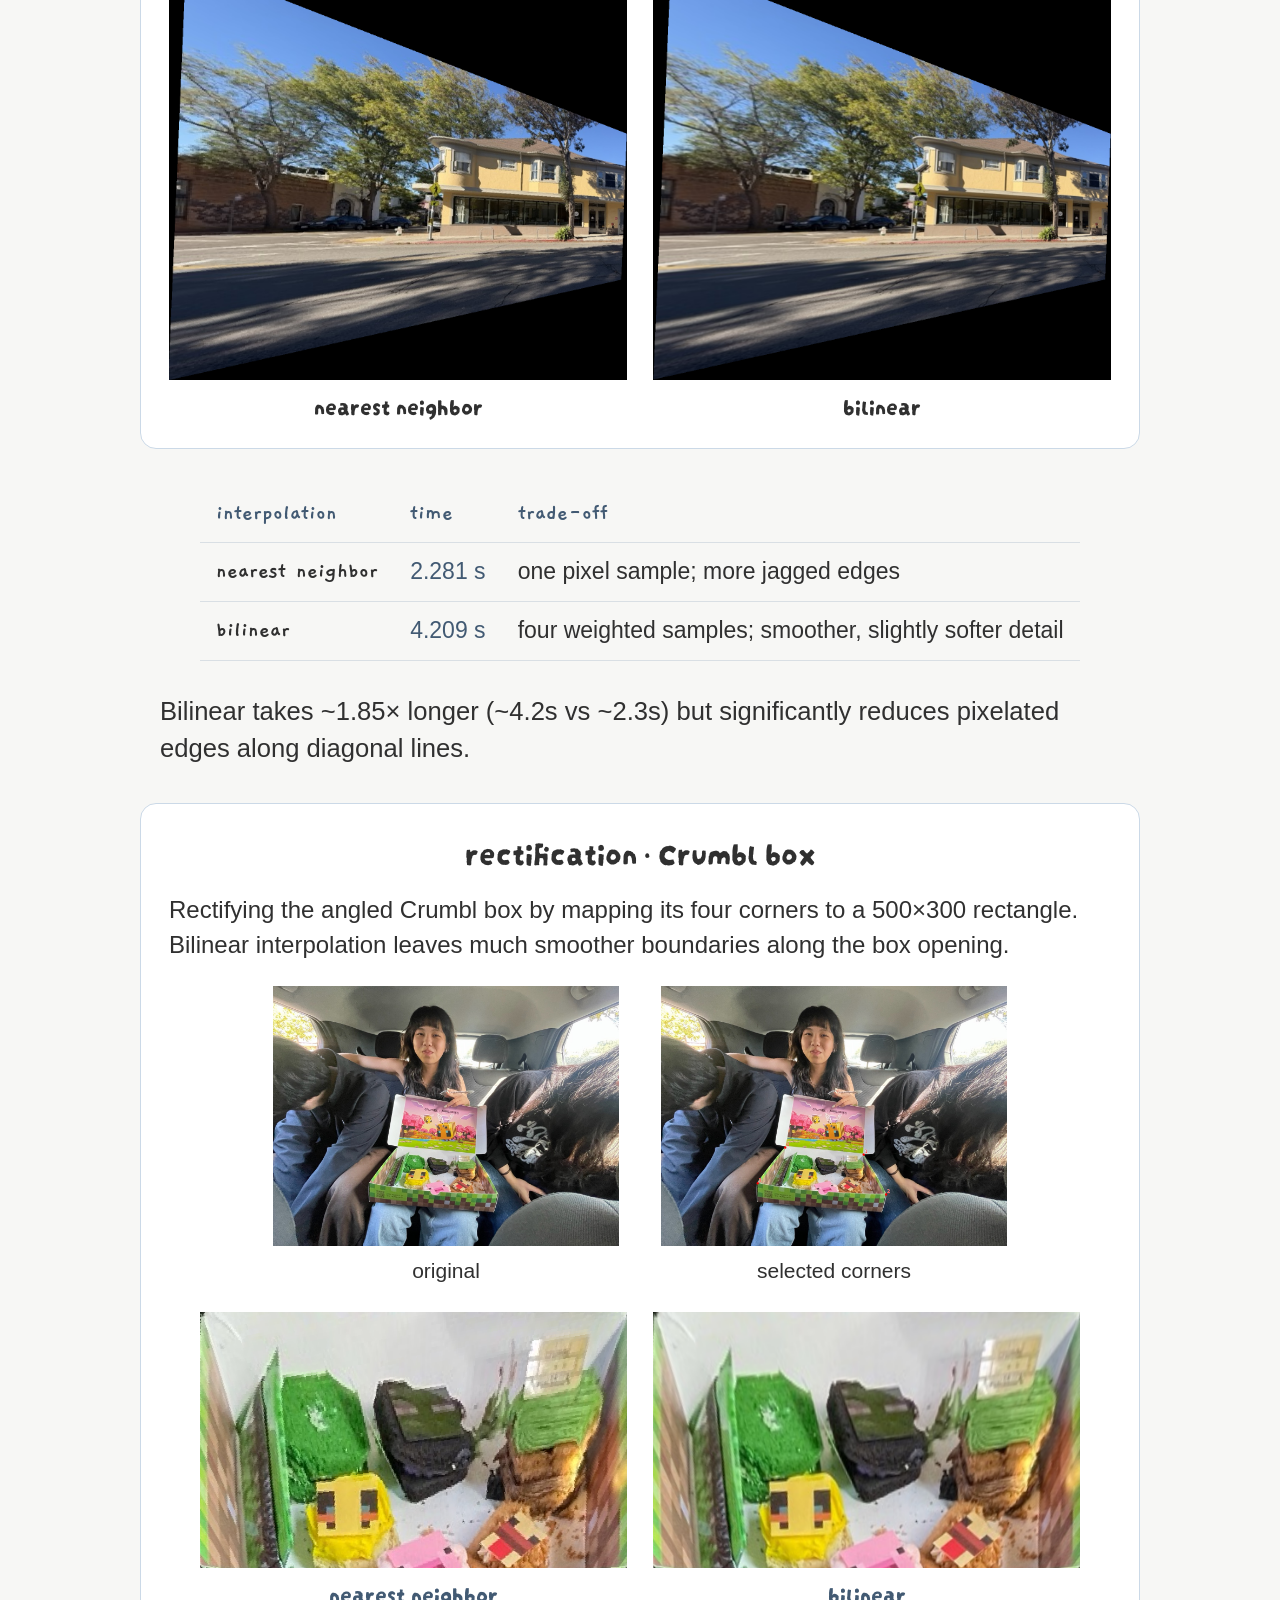
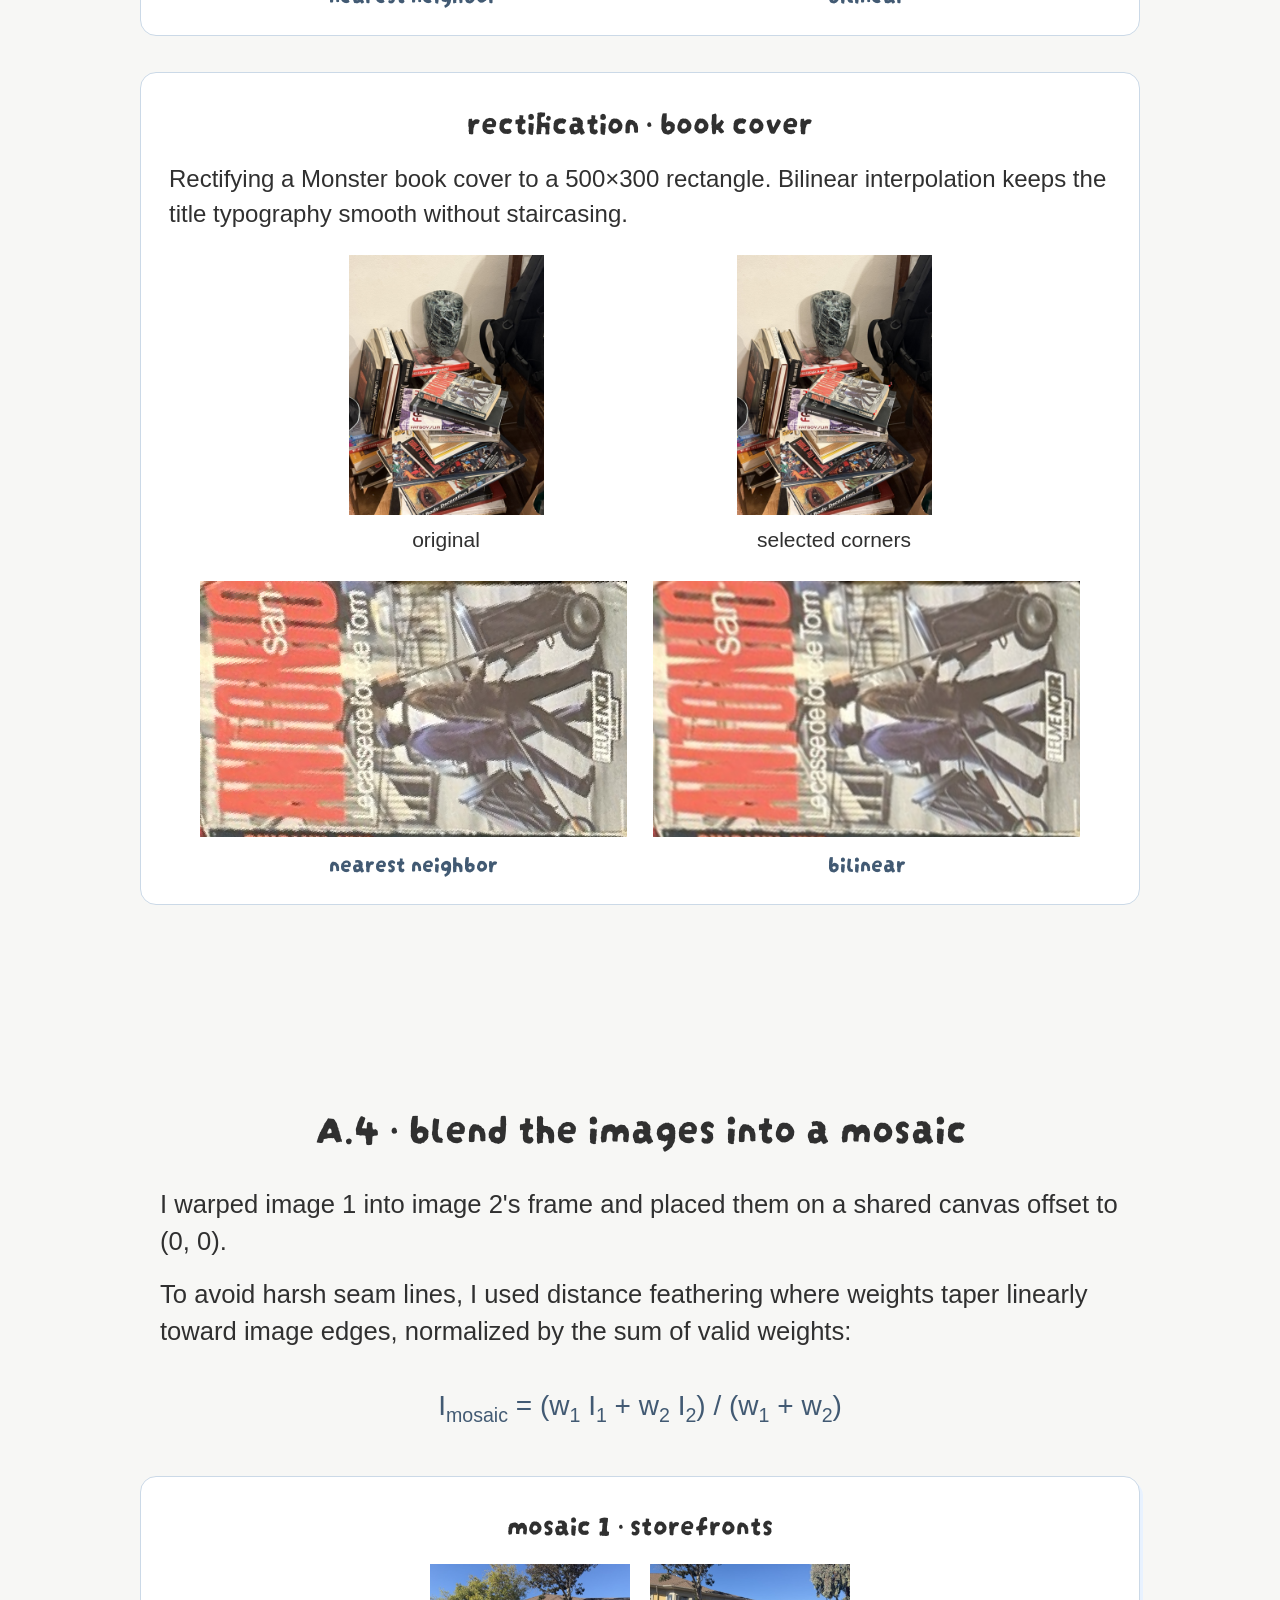
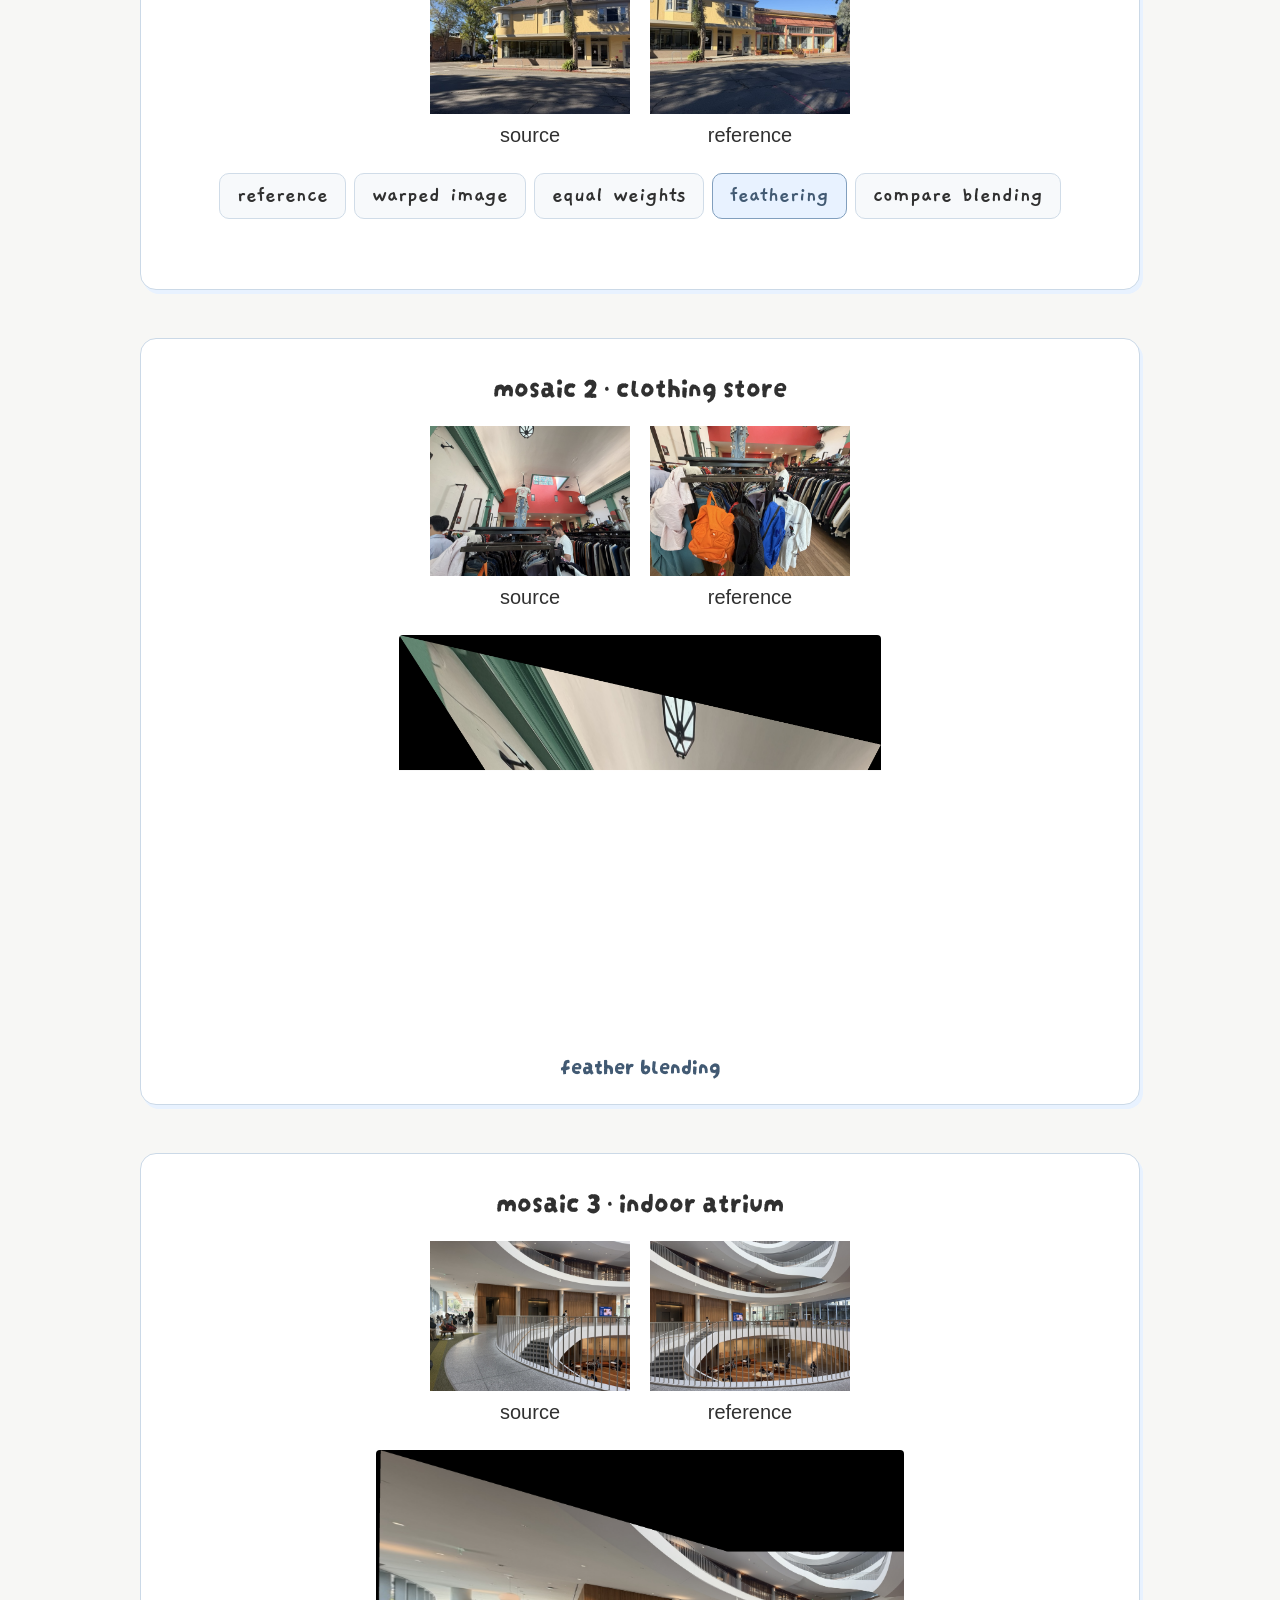
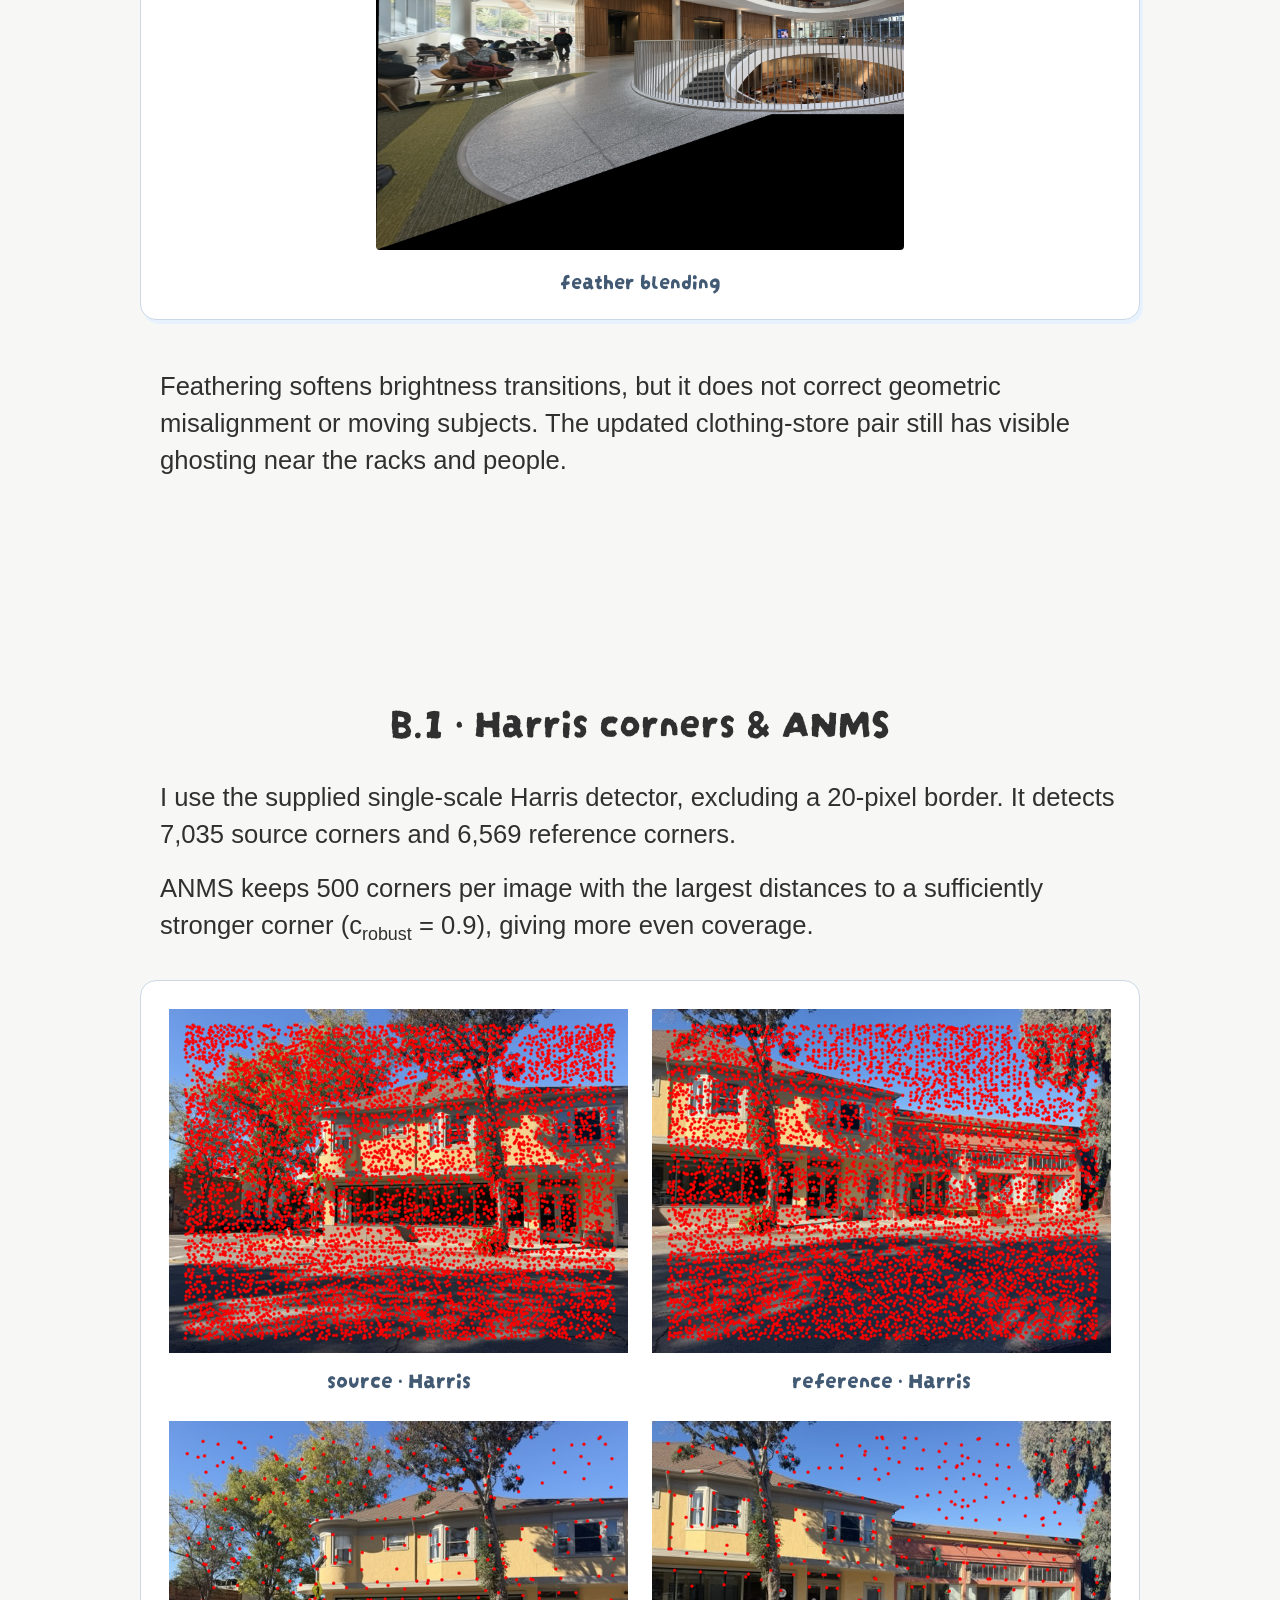
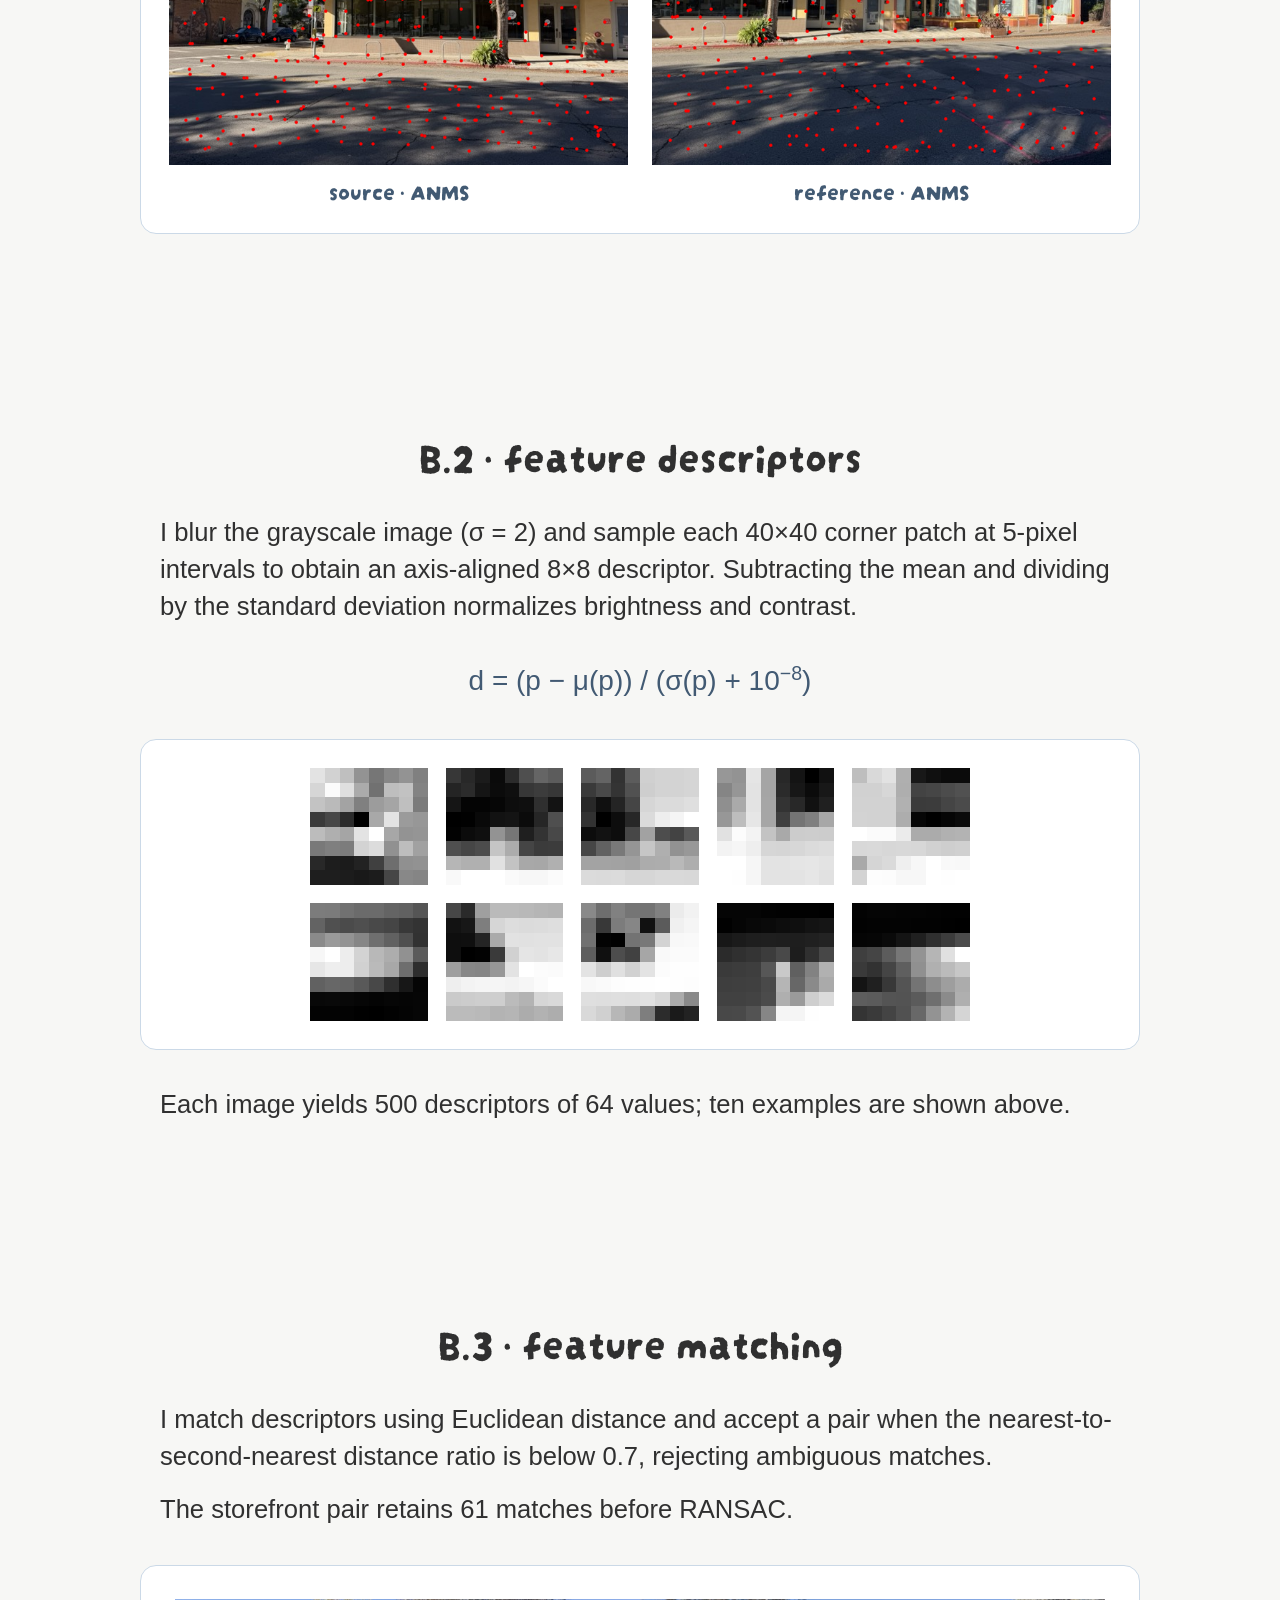
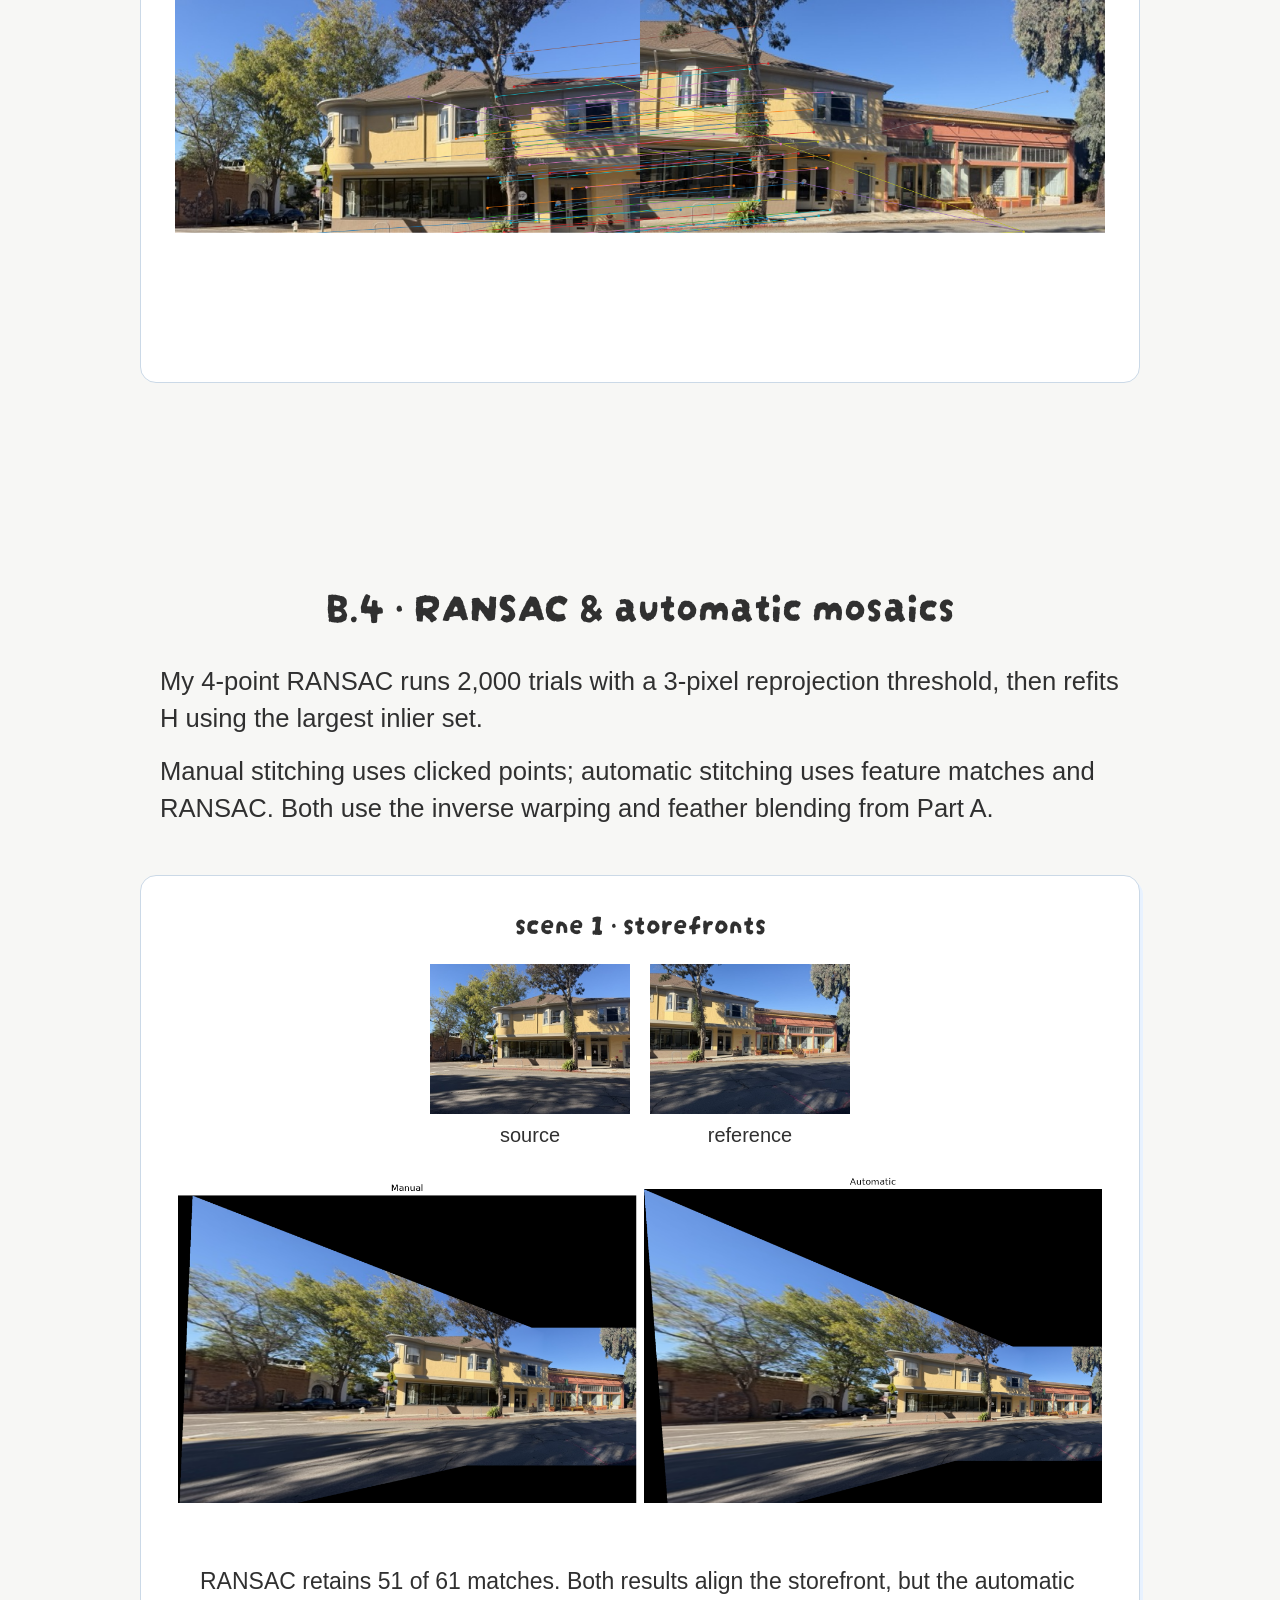
<file: 4/index.html>
<!doctype html>
<html lang="en">
<head>
  <meta charset="utf-8">
  <meta http-equiv="refresh" content="0; url=src/index.html">
  <meta name="viewport" content="width=device-width, initial-scale=1">
  <title>Image Warping and Mosaicing</title>
</head>
<body>
  <p><a href="src/index.html">Open Image Warping and Mosaicing</a></p>
</body>
</html>
</file>
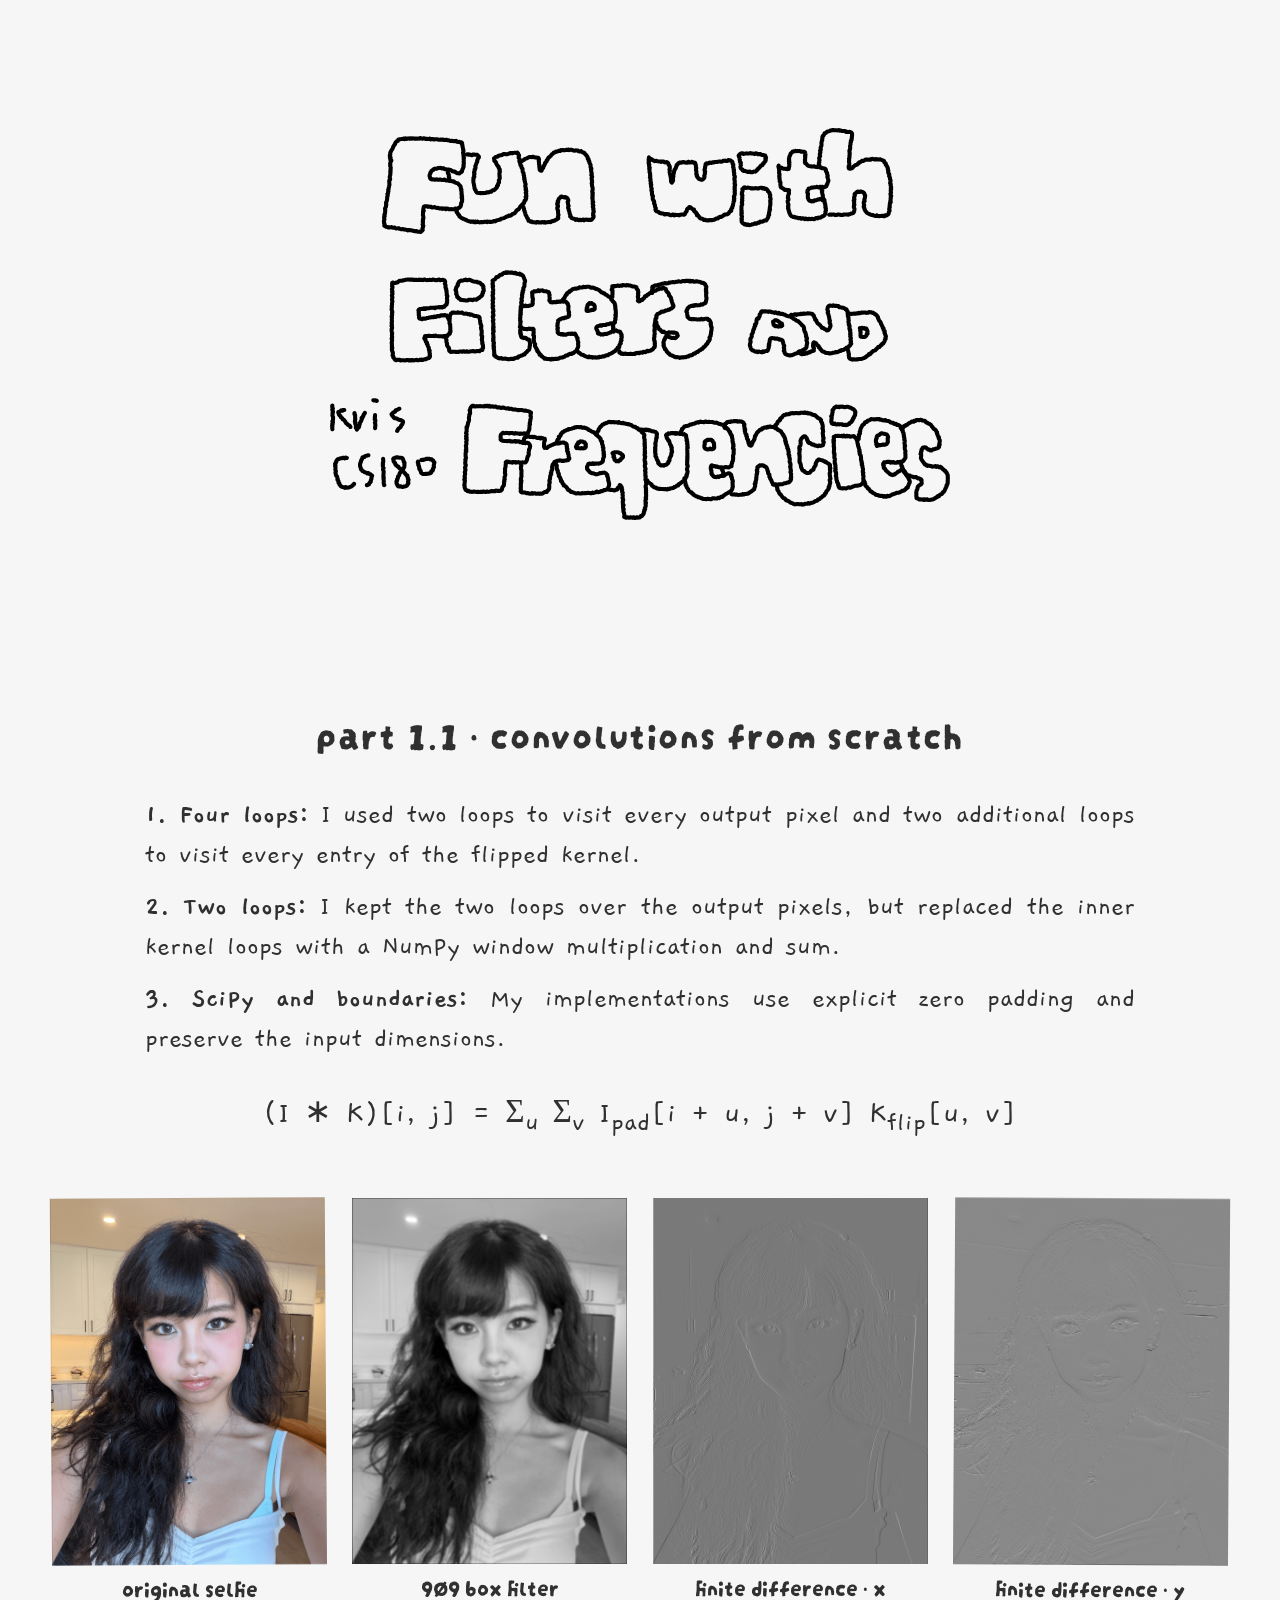
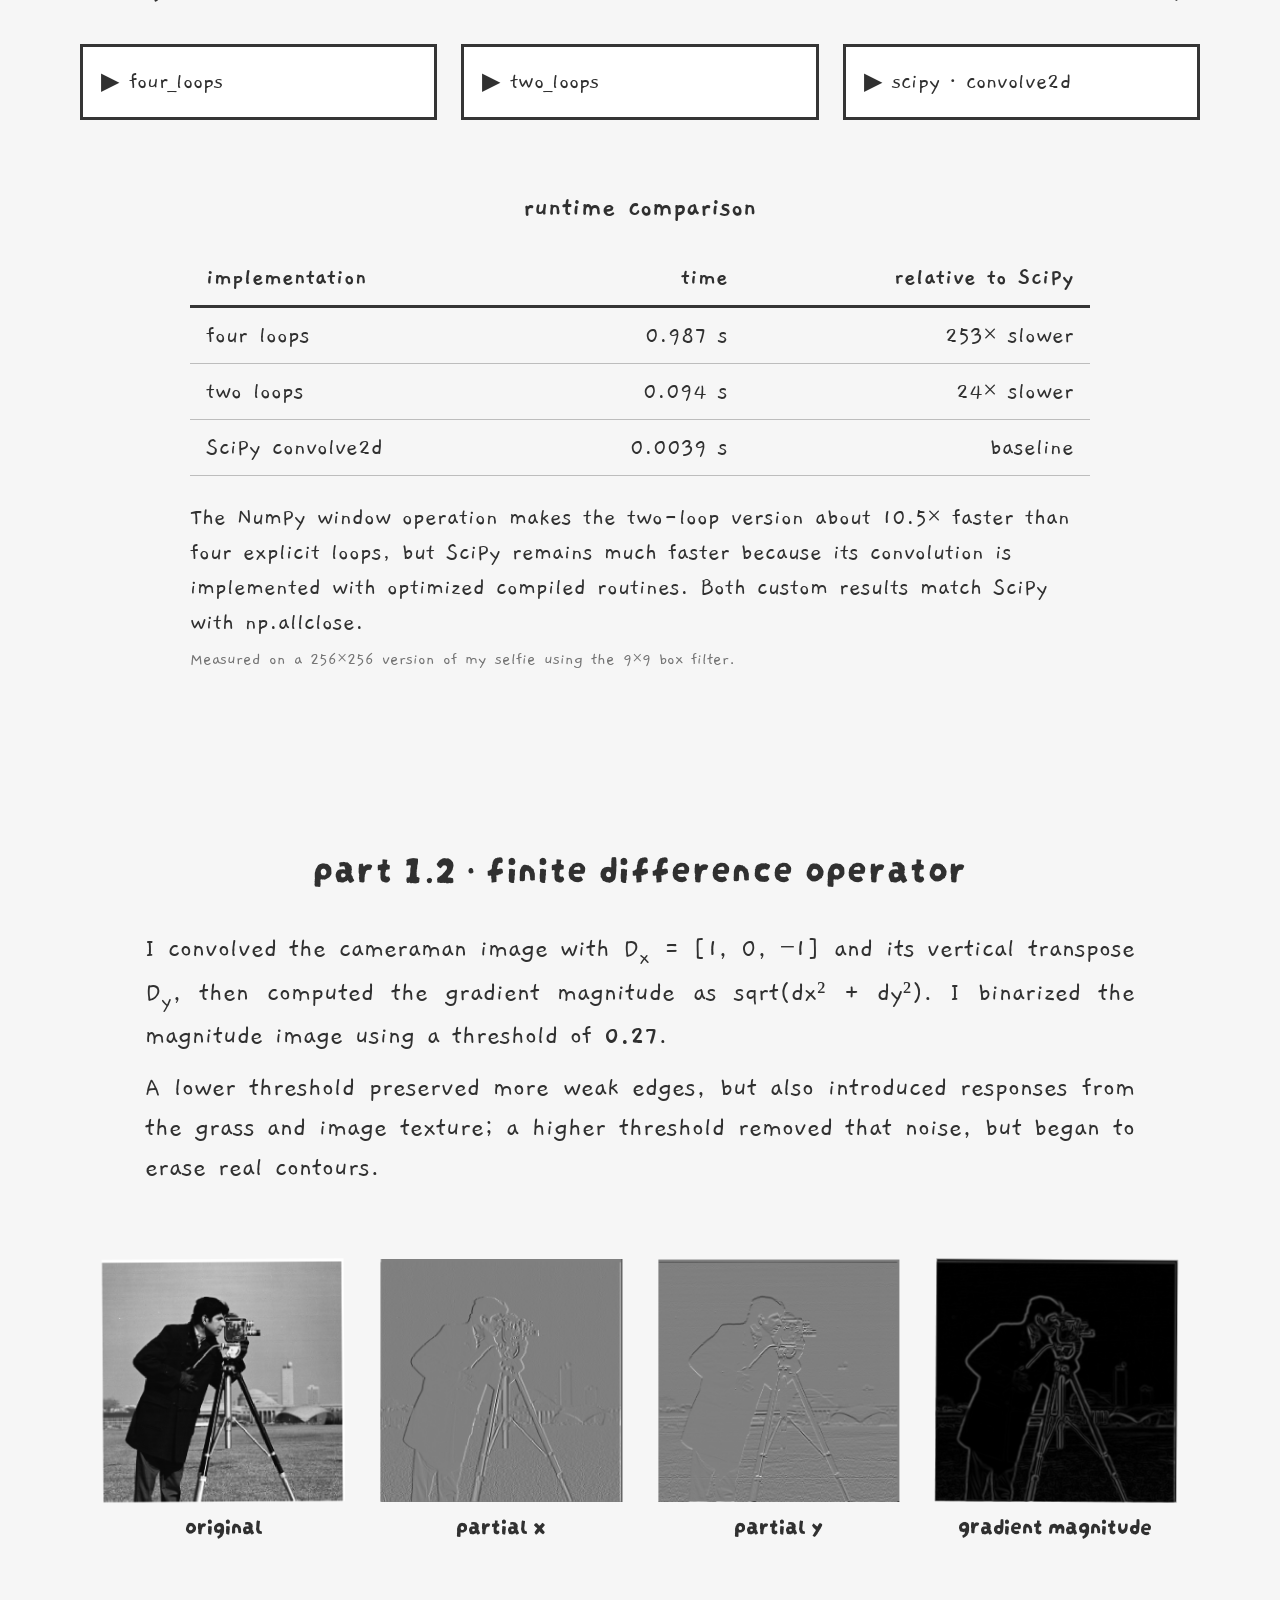
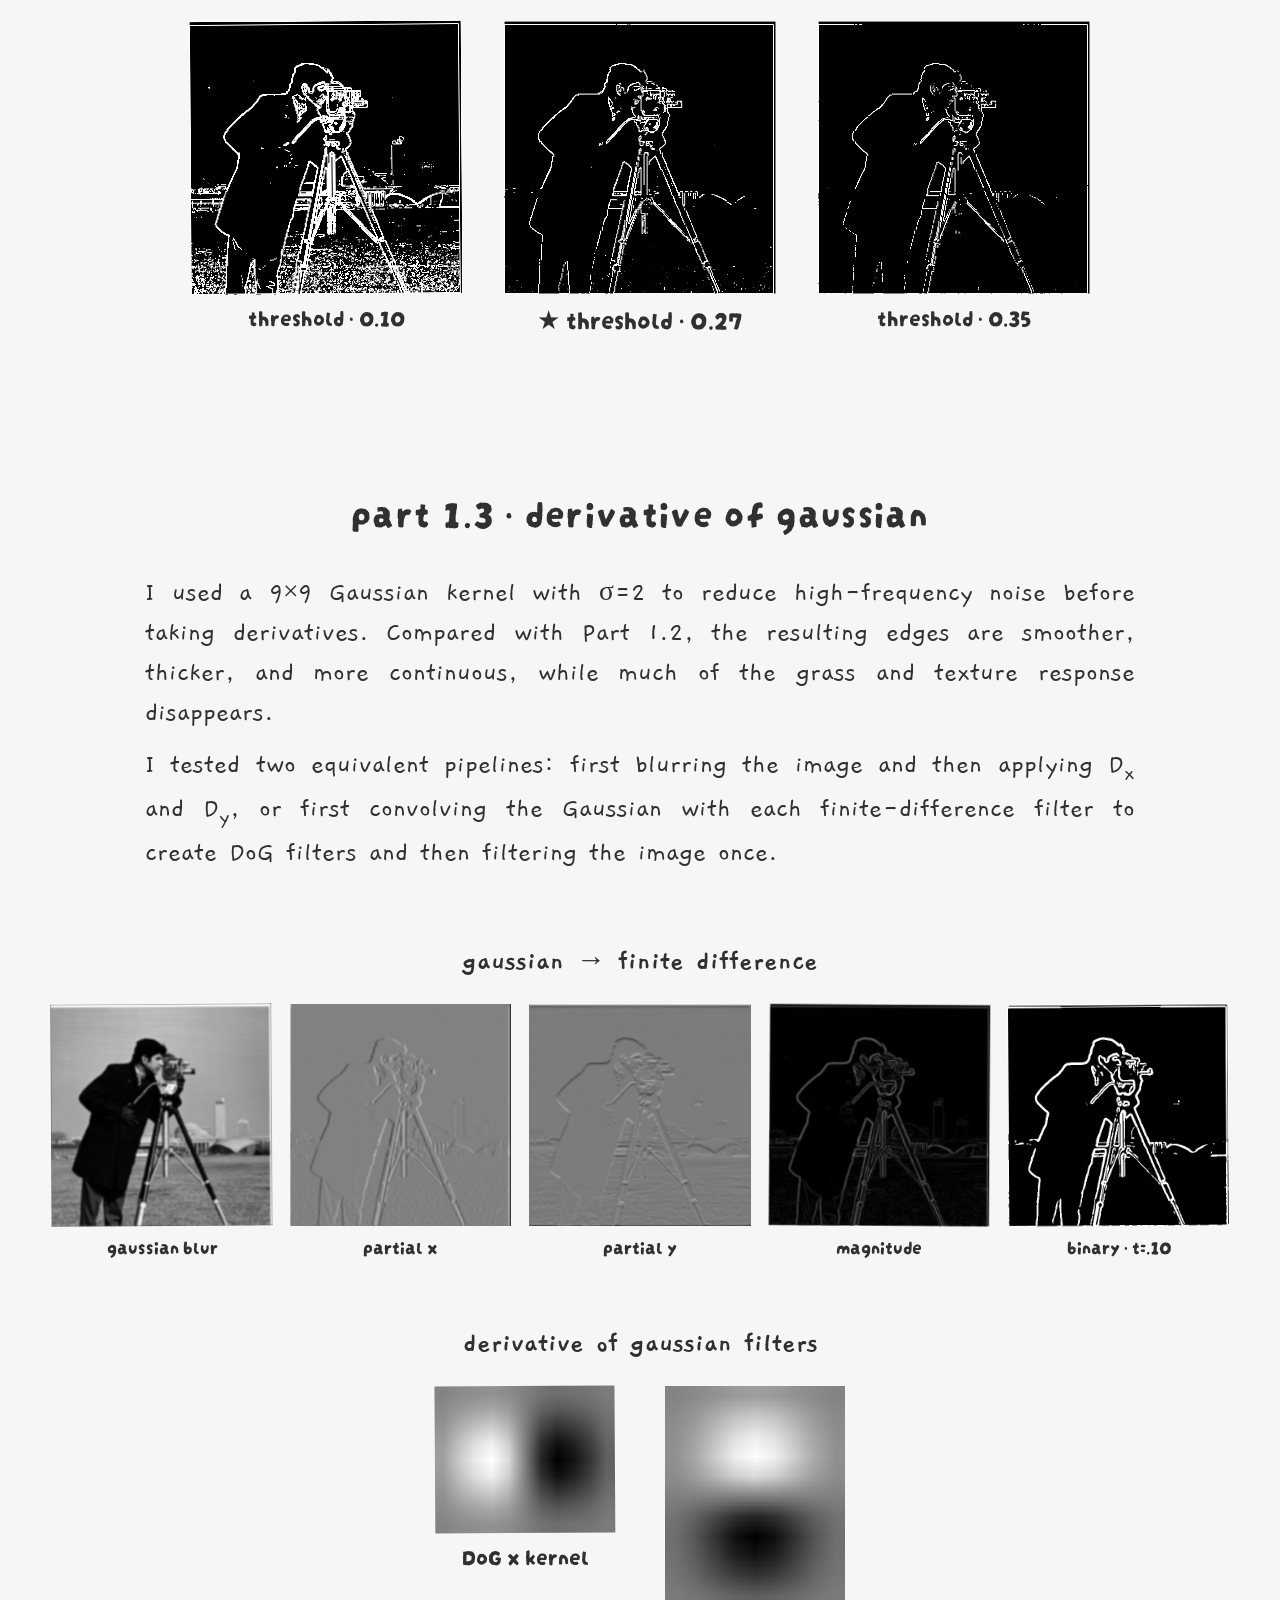
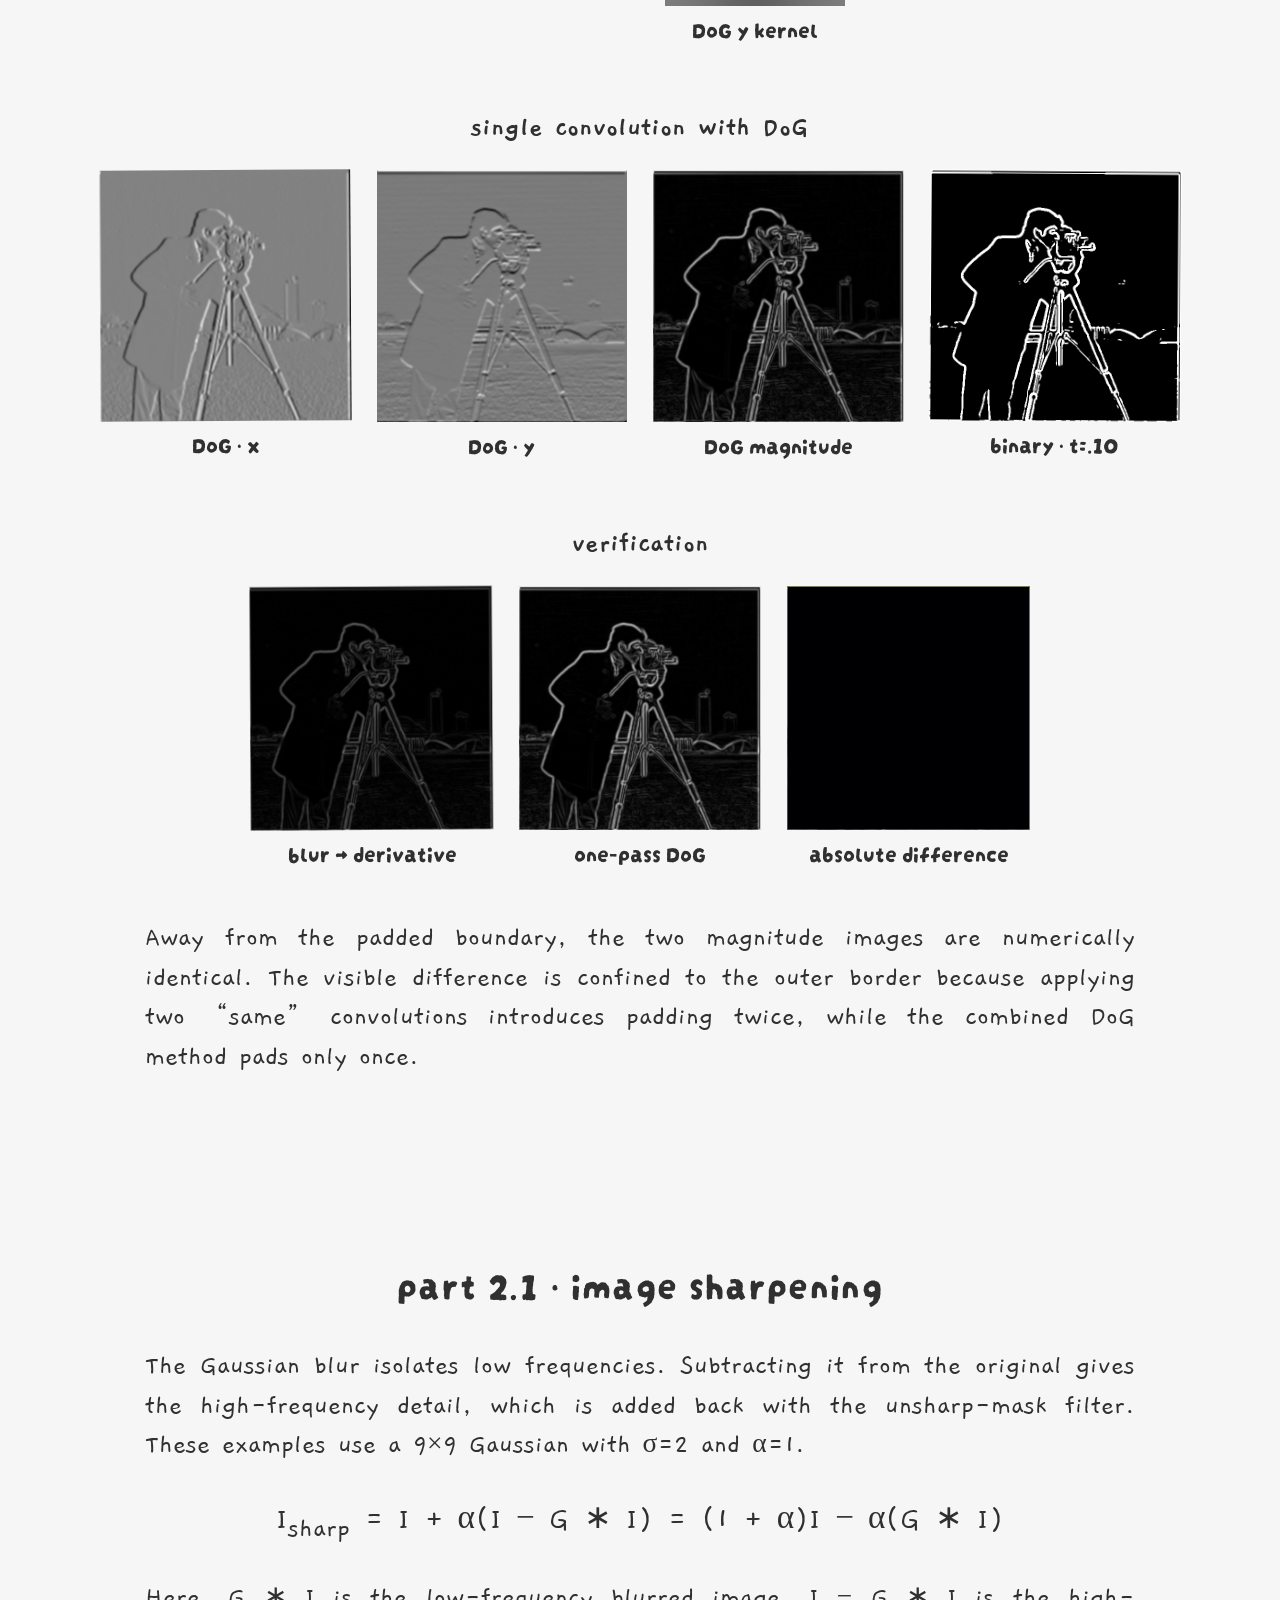
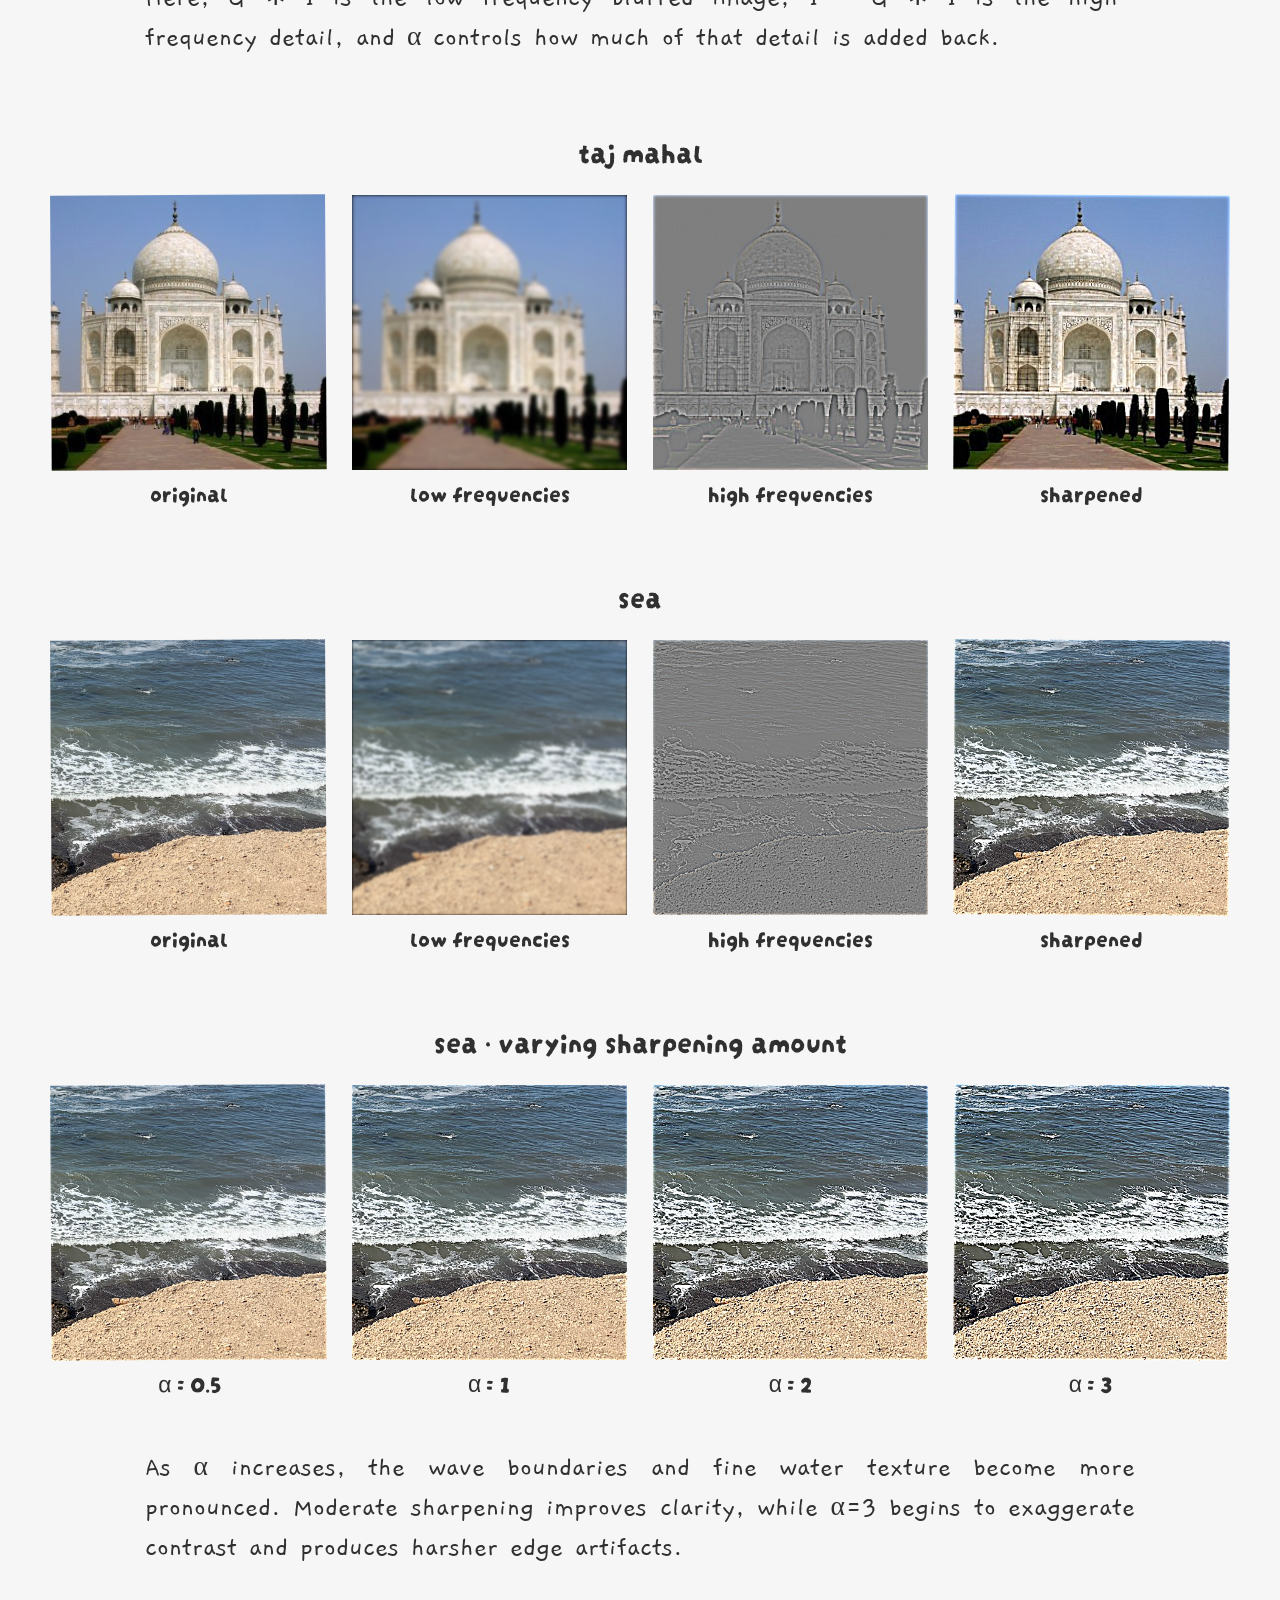
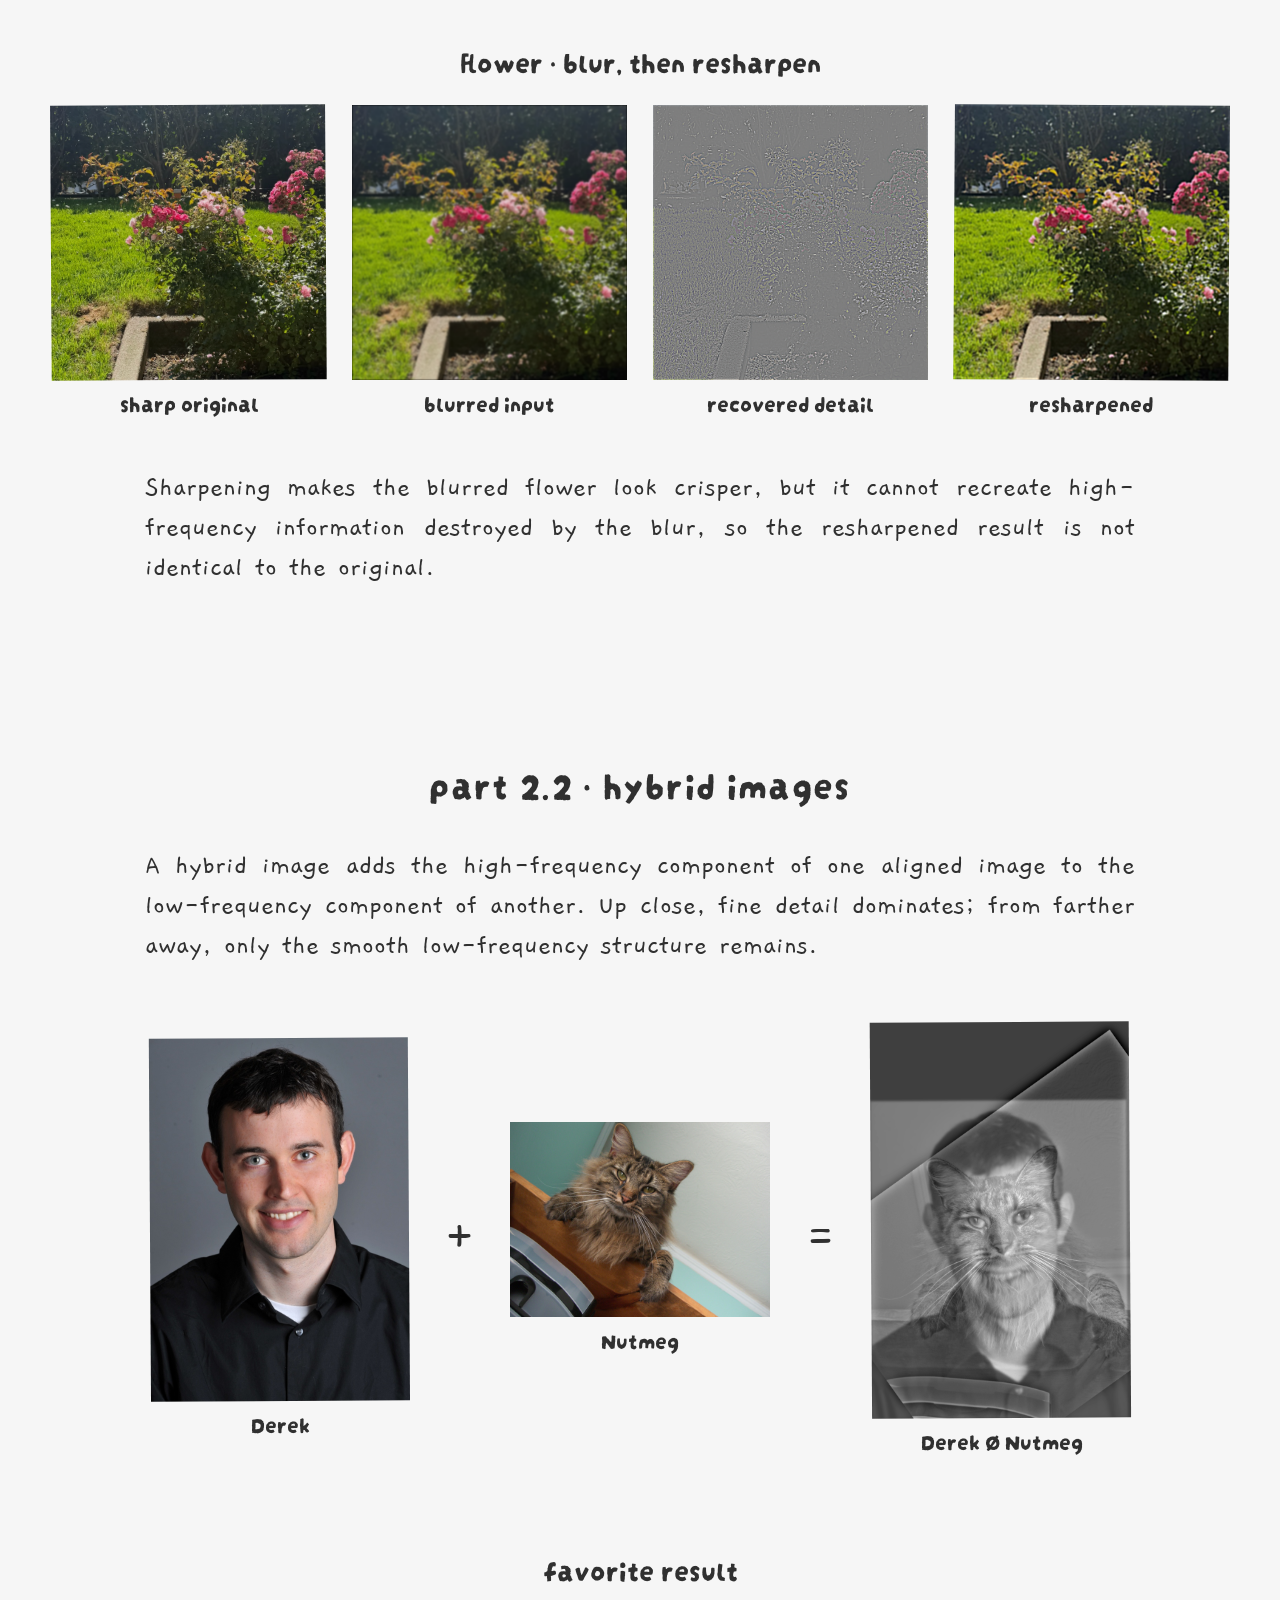
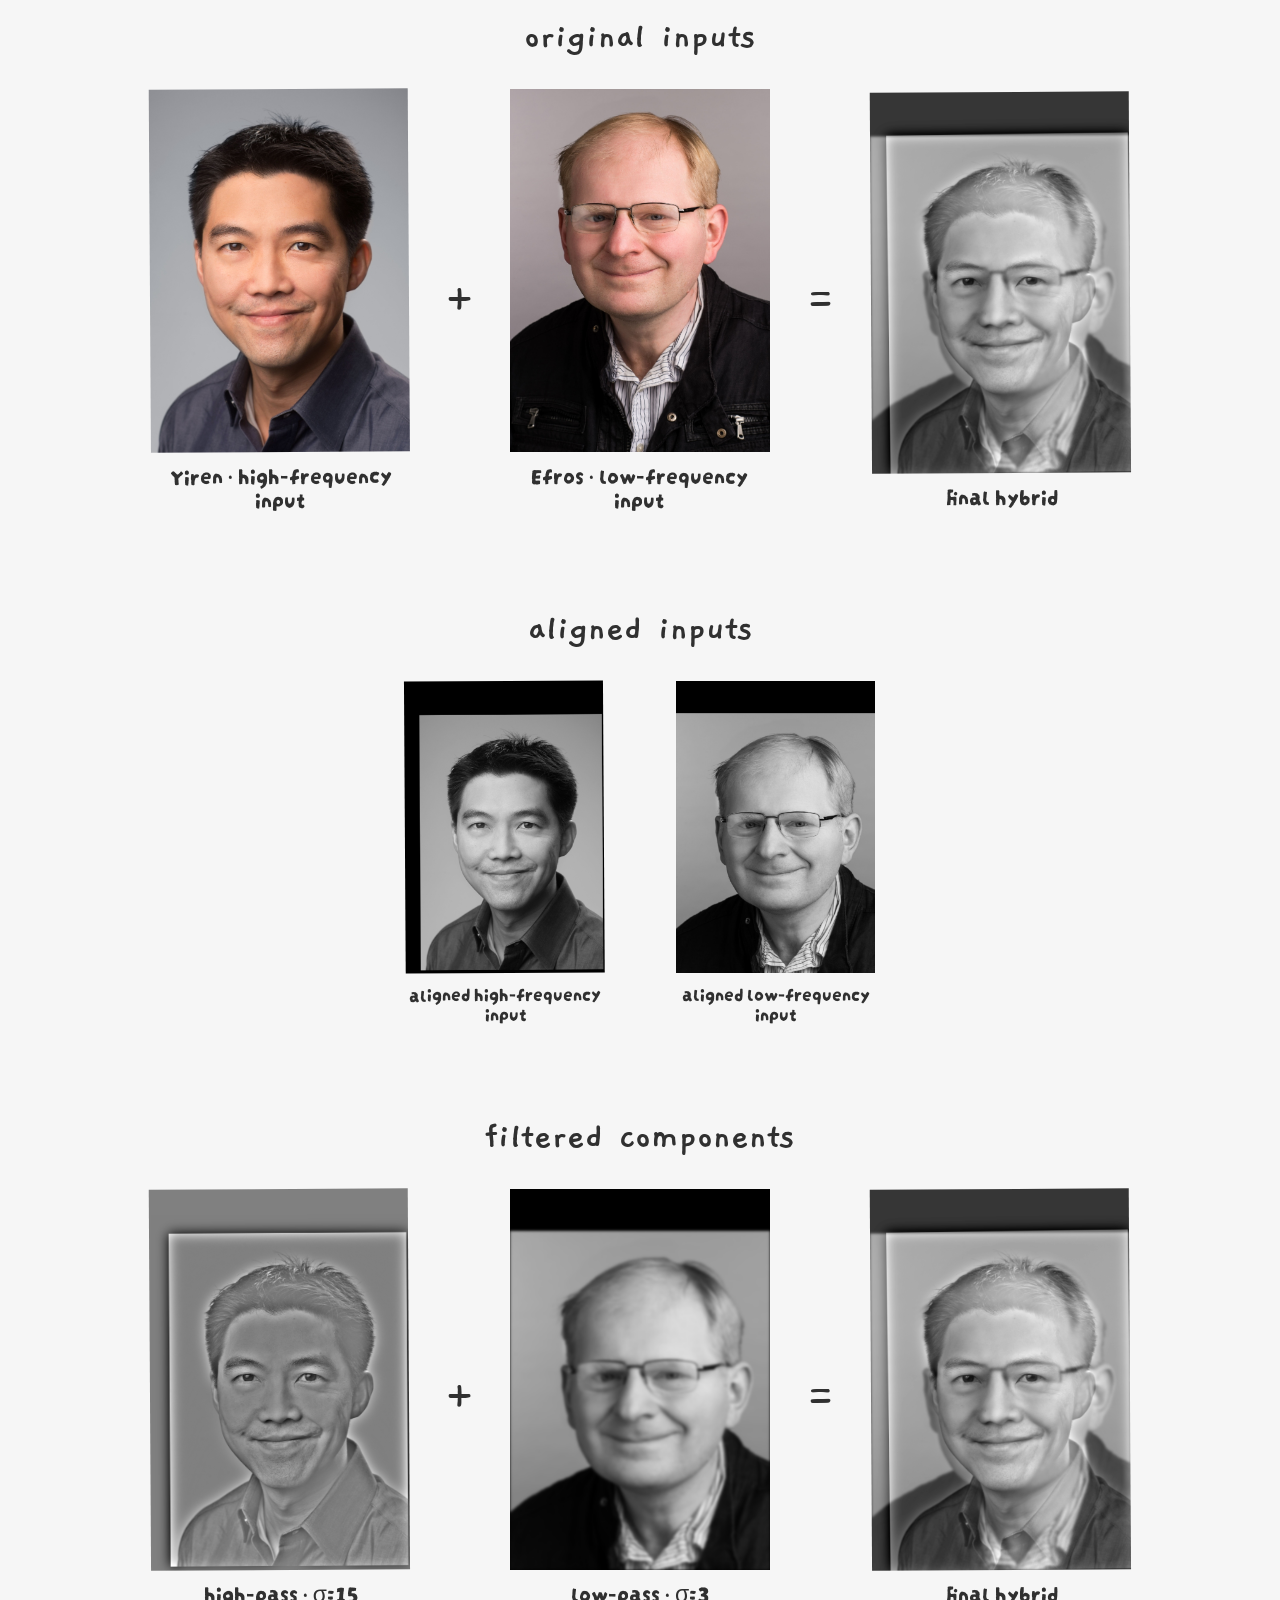
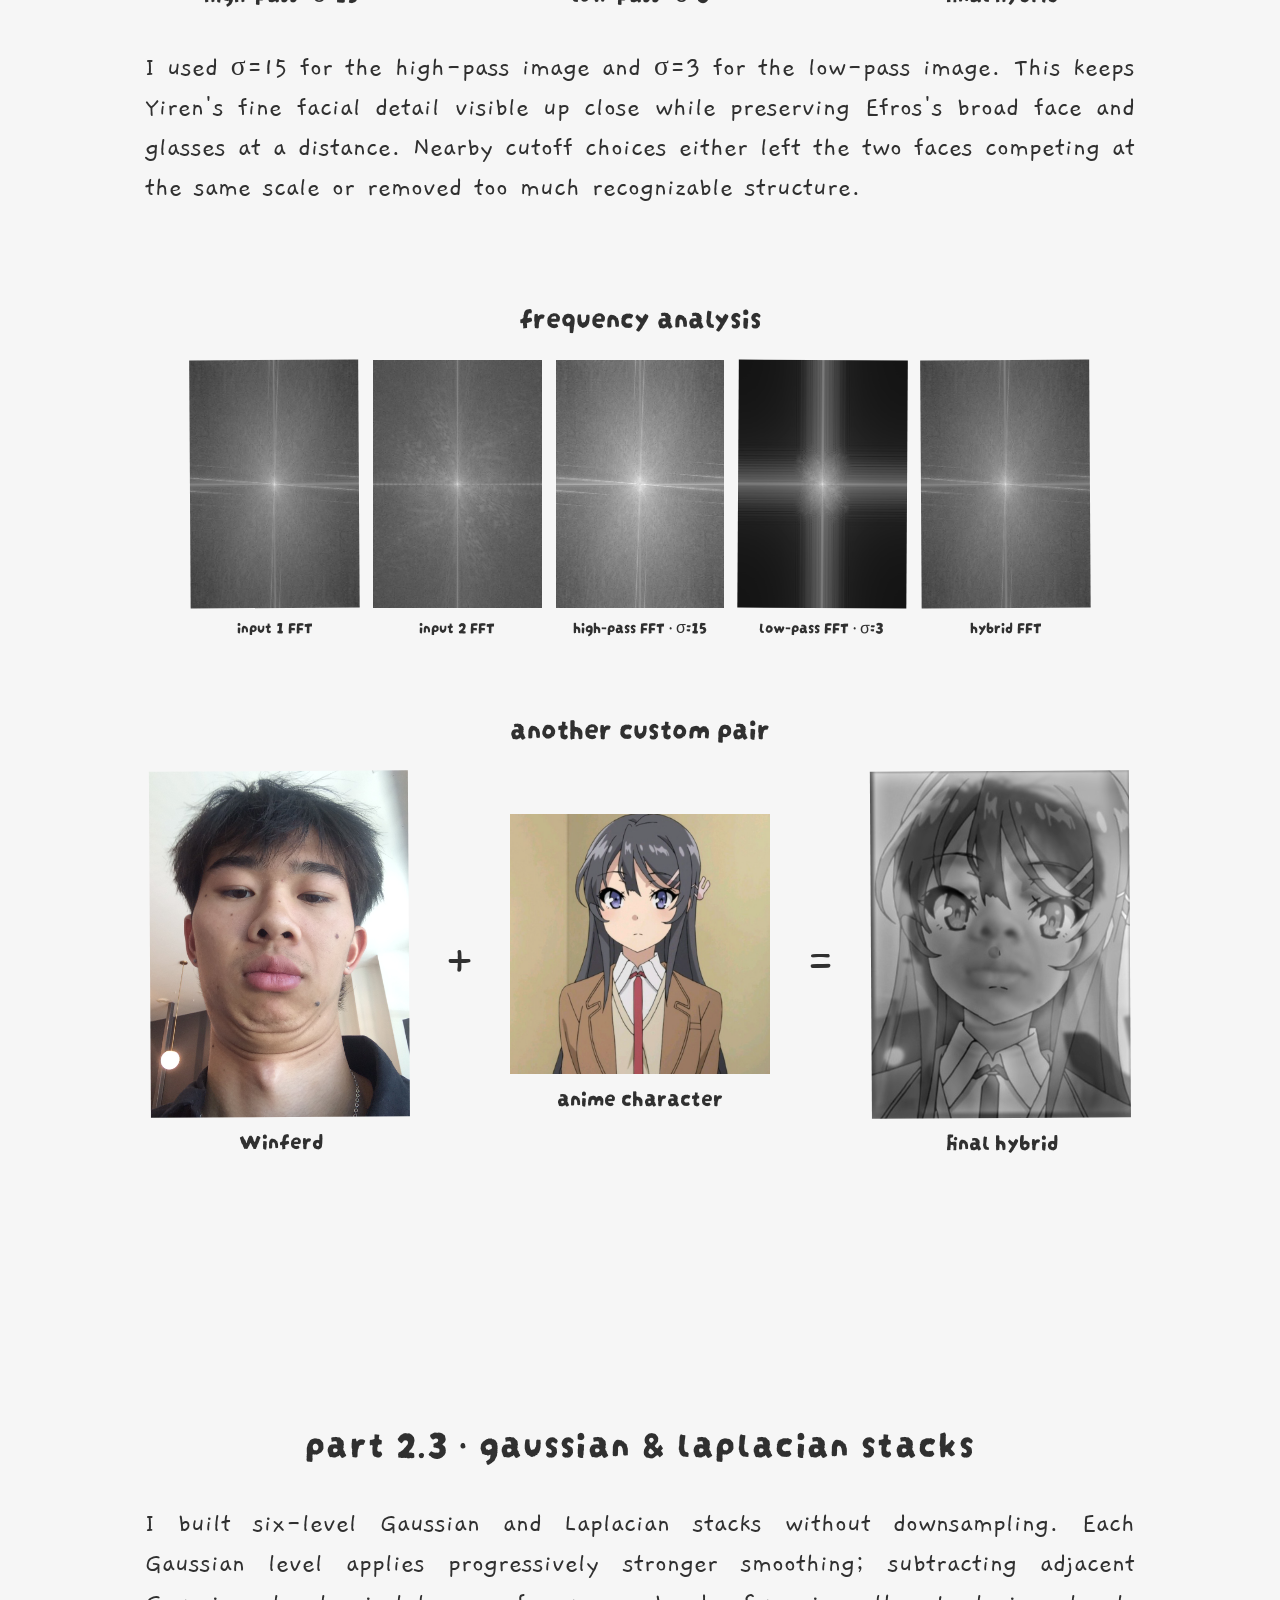
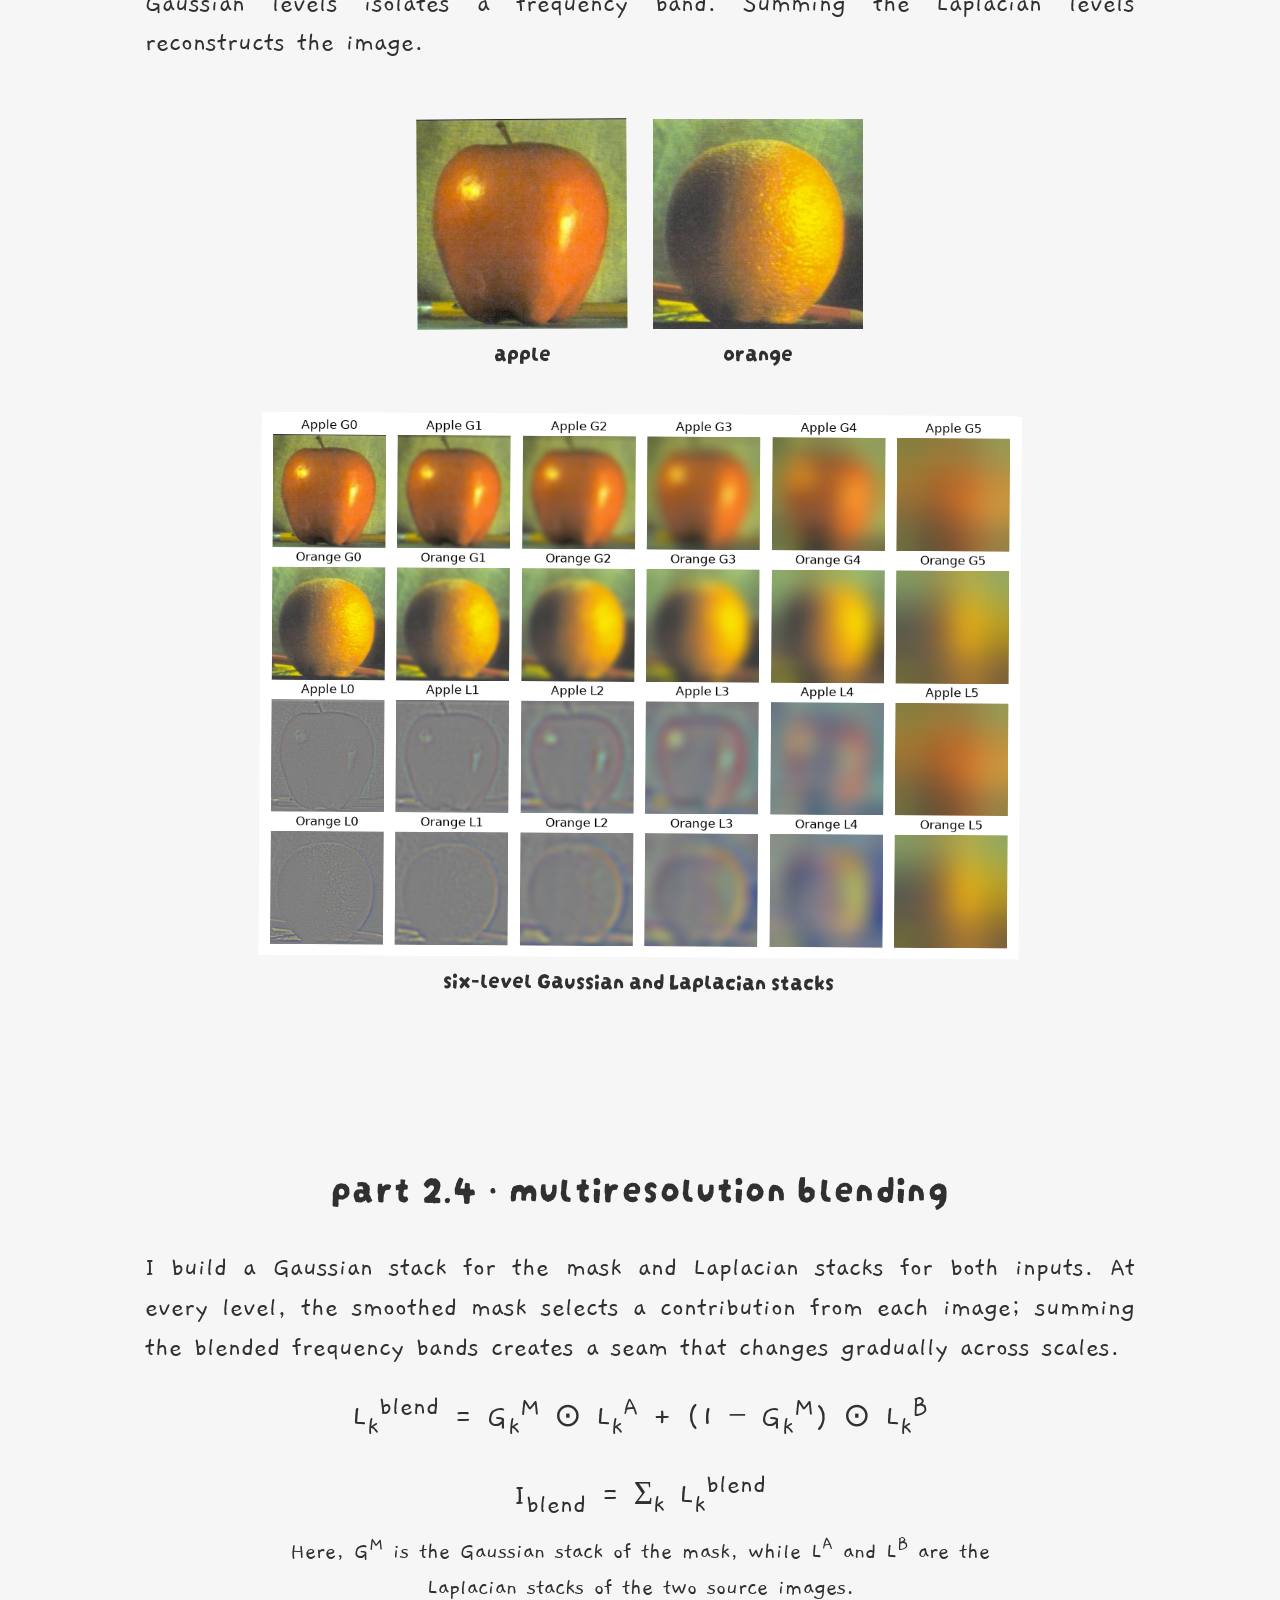
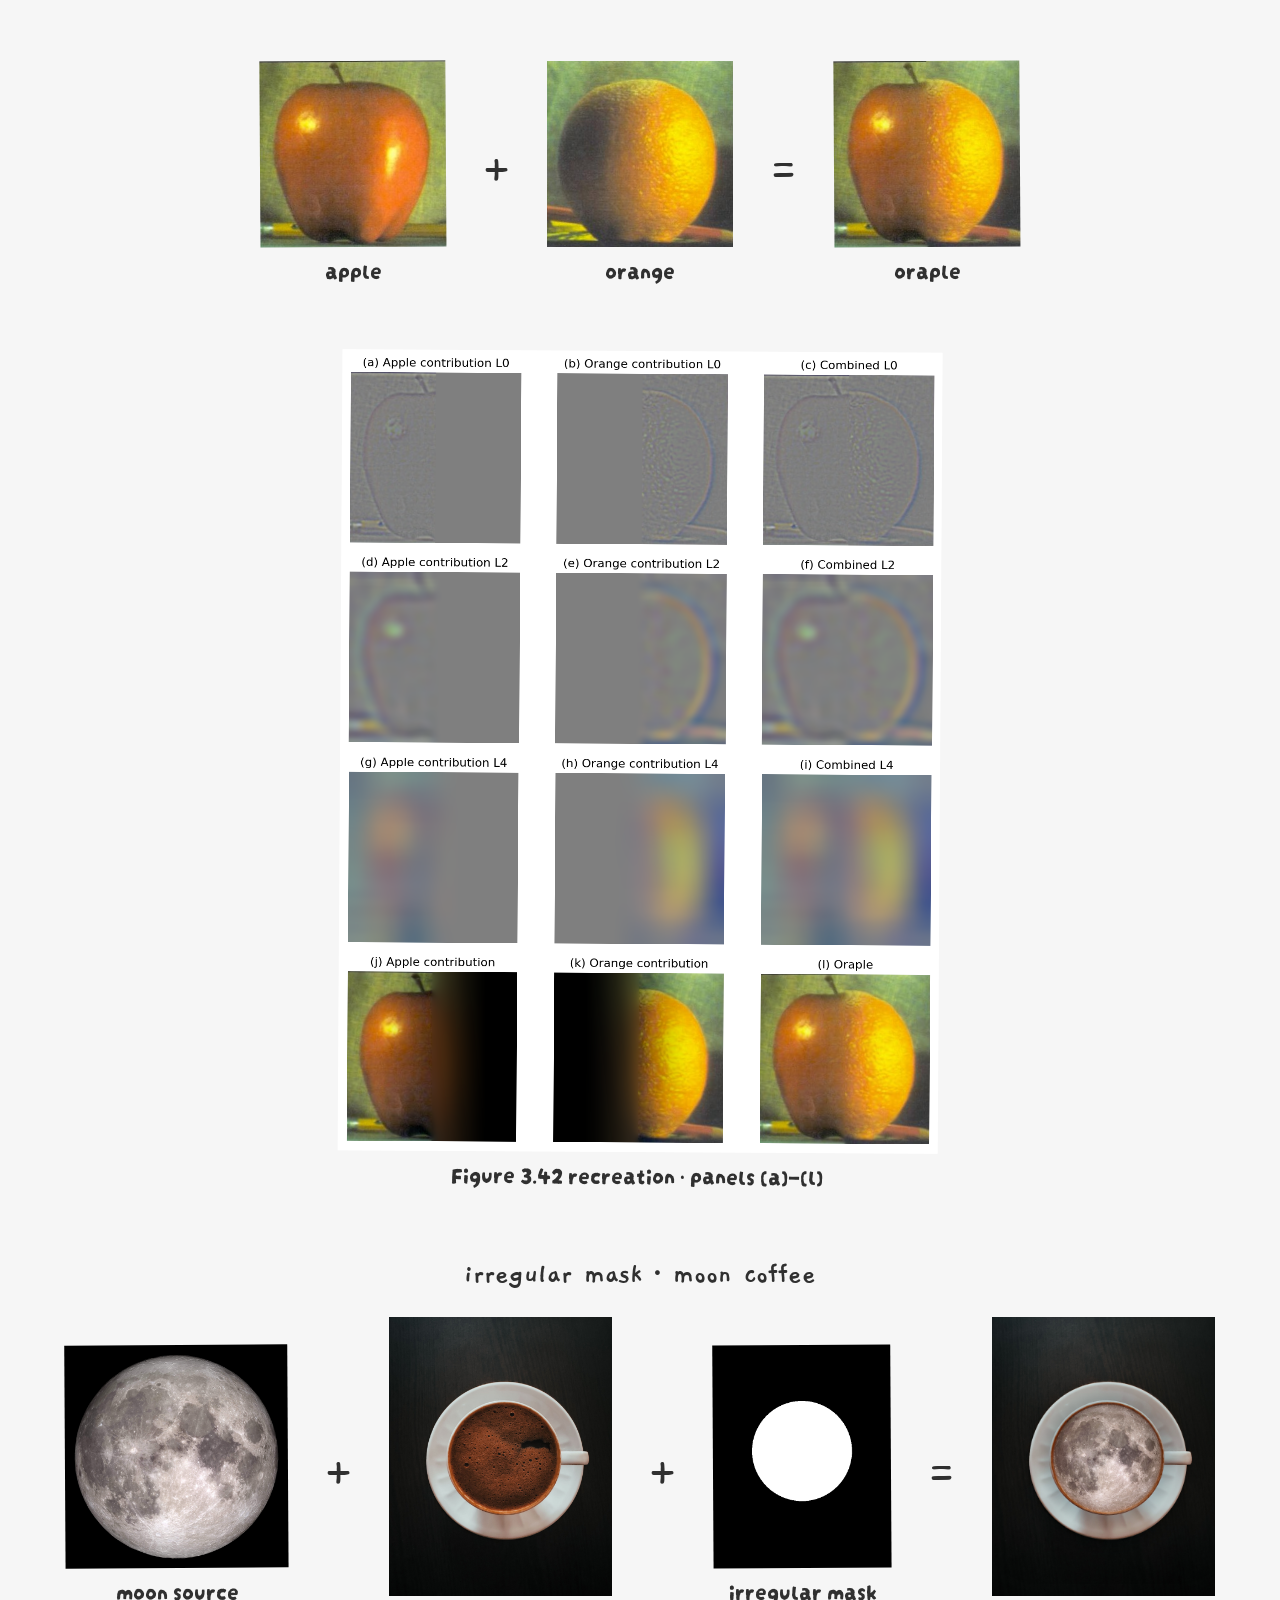
<file: 2/src/index.html>
<!doctype html>
<html lang="en">
<head>
  <meta charset="utf-8">
  <meta name="viewport" content="width=device-width, initial-scale=1">
  <title>Fun with Filters and Frequencies</title>
  <link rel="preconnect" href="https://fonts.googleapis.com">
  <link rel="preconnect" href="https://fonts.gstatic.com" crossorigin>
  <link href="https://fonts.googleapis.com/css2?family=Darumadrop+One&amp;family=Gaegu:wght@400;700&amp;display=swap" rel="stylesheet">
  <link rel="stylesheet" href="styles.css">
</head>
<body>
  <header class="hero">
    <img src="../titles/title.svg" alt="Fun with Filters and Frequencies — CS180 Project 2" class="hero-title">
  </header>

  <main>
    <section class="chapter" id="part-1">
      <article class="part" id="part-1-1">
        <h2>part 1.1 · convolutions from scratch</h2>
        <div class="copy">
          <p><b>1. Four loops:</b> I used two loops to visit every output pixel and two additional loops to visit every entry of the flipped kernel.</p>
          <p><b>2. Two loops:</b> I kept the two loops over the output pixels, but replaced the inner kernel loops with a NumPy window multiplication and sum. </p>
          <p><b>3. SciPy and boundaries:</b> My implementations use explicit zero padding and preserve the input dimensions.</p>
          <p class="formula convolution-formula">(I ∗ K)[i, j] = Σ<sub>u</sub> Σ<sub>v</sub> I<sub>pad</sub>[i + u, j + v] K<sub>flip</sub>[u, v]</p>
        </div>

        <div class="gallery grid-4">
          <figure><img src="../pics/selfie.jpg" alt="Original selfie"><figcaption>original selfie</figcaption></figure>
          <figure><img src="../result/selfie_box.png" alt="Selfie after box filtering"><figcaption>9×9 box filter</figcaption></figure>
          <figure><img src="../result/selfie_dx.png" alt="Selfie x derivative"><figcaption>finite difference · x</figcaption></figure>
          <figure><img src="../result/selfie_dy.png" alt="Selfie y derivative"><figcaption>finite difference · y</figcaption></figure>
        </div>

        <div class="code-grid">
        <details class="code-card">
          <summary>four_loops</summary>
          <pre><code>def convolve_four_loops(image, kernel):
    kh, kw = kernel.shape
    h, w = image.shape
    output = np.zeros((h, w), dtype=float)
    kernel = np.flip(kernel)
    pad_h, pad_w = kh // 2, kw // 2
    padded = np.zeros((h + 2*pad_h, w + 2*pad_w))
    padded[pad_h:pad_h+h, pad_w:pad_w+w] = image

    for i in range(h):
        for j in range(w):
            for p in range(kh):
                for q in range(kw):
                    output[i, j] += padded[i+p, j+q] * kernel[p, q]
    return output</code></pre>
        </details>

        <details class="code-card">
          <summary>two_loops</summary>
          <pre><code>def convolve_two_loops(image, kernel):
    kh, kw = kernel.shape
    h, w = image.shape
    output = np.zeros((h, w), dtype=float)
    kernel = np.flip(kernel)
    pad_h, pad_w = kh // 2, kw // 2
    padded = np.zeros((h + 2*pad_h, w + 2*pad_w))
    padded[pad_h:pad_h+h, pad_w:pad_w+w] = image

    for i in range(h):
        for j in range(w):
            window = padded[i:i+kh, j:j+kw]
            output[i, j] = np.sum(window * kernel)
    return output</code></pre>
        </details>

        <details class="code-card">
          <summary>scipy · convolve2d</summary>
          <pre><code>from scipy.signal import convolve2d

output = convolve2d(
    image,
    kernel,
    mode="same",
    boundary="fill",
    fillvalue=0,
)</code></pre>
        </details>
        </div>

        <div class="runtime-block">
          <h3>runtime comparison</h3>
          <table>
            <thead>
              <tr><th>implementation</th><th>time</th><th>relative to SciPy</th></tr>
            </thead>
            <tbody>
              <tr><td>four loops</td><td>0.987 s</td><td>253× slower</td></tr>
              <tr><td>two loops</td><td>0.094 s</td><td>24× slower</td></tr>
              <tr><td>SciPy convolve2d</td><td>0.0039 s</td><td>baseline</td></tr>
            </tbody>
          </table>
          <p class="runtime-comment">The NumPy window operation makes the two-loop version about 10.5× faster than four explicit loops, but SciPy remains much faster because its convolution is implemented with optimized compiled routines. Both custom results match SciPy with np.allclose.</p>
          <p class="runtime-note">Measured on a 256×256 version of my selfie using the 9×9 box filter.</p>
        </div>
      </article>

      <article class="part" id="part-1-2">
        <h2>part 1.2 · finite difference operator</h2>
        <div class="copy">
          <p>I convolved the cameraman image with D<sub>x</sub> = [1, 0, −1] and its vertical transpose D<sub>y</sub>, then computed the gradient magnitude as sqrt(dx² + dy²). I binarized the magnitude image using a threshold of <strong>0.27</strong>.</p>
          <p>A lower threshold preserved more weak edges, but also introduced responses from the grass and image texture; a higher threshold removed that noise, but began to erase real contours.</p>
        </div>
        <div class="gallery grid-4 operator-gallery">
          <figure><img src="../pics/cameraman.png" alt="Original cameraman"><figcaption>original</figcaption></figure>
          <figure><img src="../result/cameraman_dx.png" alt="Cameraman derivative x"><figcaption>partial x</figcaption></figure>
          <figure><img src="../result/cameraman_dy.png" alt="Cameraman derivative y"><figcaption>partial y</figcaption></figure>
          <figure><img src="../result/cameraman_I.png" alt="Gradient magnitude"><figcaption>gradient magnitude</figcaption></figure>
        </div>
        <div class="gallery grid-3 threshold-gallery">
          <figure><img src="../result/cameraman_edge_010.png" alt="Binarized edge image at threshold 0.10"><figcaption>threshold · 0.10</figcaption></figure>
          <figure class="chosen-threshold"><img src="../result/cameraman_edge.png" alt="Binarized edge image at threshold 0.27"><figcaption>★ threshold · 0.27</figcaption></figure>
          <figure><img src="../result/cameraman_edge_035.png" alt="Binarized edge image at threshold 0.35"><figcaption>threshold · 0.35</figcaption></figure>
        </div>
      </article>

      <article class="part" id="part-1-3">
        <h2>part 1.3 · derivative of gaussian</h2>
        <div class="copy">
          <p>I used a 9×9 Gaussian kernel with σ=2 to reduce high-frequency noise before taking derivatives. Compared with Part 1.2, the resulting edges are smoother, thicker, and more continuous, while much of the grass and texture response disappears.</p>
          <p>I tested two equivalent pipelines: first blurring the image and then applying D<sub>x</sub> and D<sub>y</sub>, or first convolving the Gaussian with each finite-difference filter to create DoG filters and then filtering the image once.</p>
        </div>

        <h3>gaussian → finite difference</h3>
        <div class="gallery grid-5 compact">
          <figure><img src="../result/cameraman_gaussian.png" alt="Gaussian blurred cameraman"><figcaption>gaussian blur</figcaption></figure>
          <figure><img src="../result/blur_then_dx.png" alt="X derivative after Gaussian blur"><figcaption>partial x</figcaption></figure>
          <figure><img src="../result/blur_then_dy.png" alt="Y derivative after Gaussian blur"><figcaption>partial y</figcaption></figure>
          <figure><img src="../result/blur_then_magnitude.png" alt="Gradient magnitude after Gaussian blur"><figcaption>magnitude</figcaption></figure>
          <figure><img src="../result/blur_then_edge.png" alt="Binary edges after Gaussian blur"><figcaption>binary · t=.10</figcaption></figure>
        </div>

        <h3>derivative of gaussian filters</h3>
        <div class="gallery kernel-pair">
          <figure><img src="../result/dog_x_kernel.png" alt="Derivative of Gaussian x kernel"><figcaption>DoG x kernel</figcaption></figure>
          <figure><img src="../result/dog_y_kernel.png" alt="Derivative of Gaussian y kernel"><figcaption>DoG y kernel</figcaption></figure>
        </div>

        <h3>single convolution with DoG</h3>
        <div class="gallery grid-4">
          <figure><img src="../result/dog_once_dx.png" alt="Single-convolution DoG x response"><figcaption>DoG · x</figcaption></figure>
          <figure><img src="../result/dog_once_dy.png" alt="Single-convolution DoG y response"><figcaption>DoG · y</figcaption></figure>
          <figure><img src="../result/dog_once_magnitude.png" alt="Single-convolution DoG magnitude"><figcaption>DoG magnitude</figcaption></figure>
          <figure><img src="../result/dog_once_edge.png" alt="Single-convolution DoG binary edge"><figcaption>binary · t=.10</figcaption></figure>
        </div>

        <h3>verification</h3>
        <div class="gallery grid-3 comparison-row">
          <figure><img src="../result/blur_then_magnitude.png" alt="Blur then differentiate magnitude"><figcaption>blur → derivative</figcaption></figure>
          <figure><img src="../result/dog_once_magnitude.png" alt="One-pass DoG magnitude"><figcaption>one-pass DoG</figcaption></figure>
          <figure><img src="../result/dog_difference.png" alt="Absolute difference between the two methods"><figcaption>absolute difference</figcaption></figure>
        </div>
        <p class="observation">Away from the padded boundary, the two magnitude images are numerically identical. The visible difference is confined to the outer border because applying two “same” convolutions introduces padding twice, while the combined DoG method pads only once.</p>
      </article>
    </section>

    <section class="chapter" id="part-2">
      <article class="part" id="part-2-1">
        <h2>part 2.1 · image sharpening</h2>
        <div class="copy">
          <p>The Gaussian blur isolates low frequencies. Subtracting it from the original gives the high-frequency detail, which is added back with the unsharp-mask filter. These examples use a 9×9 Gaussian with σ=2 and α=1.</p>
          <p class="formula">I<sub>sharp</sub> = I + α(I − G ∗ I) = (1 + α)I − α(G ∗ I)</p>
          <p>Here, G ∗ I is the low-frequency blurred image, I − G ∗ I is the high-frequency detail, and α controls how much of that detail is added back.</p>
        </div>
        <h3>taj mahal</h3>
        <div class="gallery grid-4">
          <figure><img src="../result/taj_original.png" alt="Original Taj Mahal"><figcaption>original</figcaption></figure>
          <figure><img src="../result/taj_blurred.png" alt="Blurred Taj Mahal"><figcaption>low frequencies</figcaption></figure>
          <figure><img src="../result/taj_detail.png" alt="Taj Mahal high frequencies"><figcaption>high frequencies</figcaption></figure>
          <figure><img src="../result/taj_sharpened.png" alt="Sharpened Taj Mahal"><figcaption>sharpened</figcaption></figure>
        </div>
        <h3>sea</h3>
        <div class="gallery grid-4">
          <figure><img src="../result/sea_original.png" alt="Original sea"><figcaption>original</figcaption></figure>
          <figure><img src="../result/sea_blurred.png" alt="Low-frequency sea"><figcaption>low frequencies</figcaption></figure>
          <figure><img src="../result/sea_detail.png" alt="Sea high-frequency detail"><figcaption>high frequencies</figcaption></figure>
          <figure><img src="../result/sea_sharpened.png" alt="Sharpened sea"><figcaption>sharpened</figcaption></figure>
        </div>
        <h3>sea · varying sharpening amount</h3>
        <div class="gallery grid-4 alpha-gallery">
          <figure><img src="../result/sea_alpha_05.png" alt="Sea sharpened with alpha 0.5"><figcaption>α = 0.5</figcaption></figure>
          <figure><img src="../result/sea_alpha_10.png" alt="Sea sharpened with alpha 1"><figcaption>α = 1</figcaption></figure>
          <figure><img src="../result/sea_alpha_20.png" alt="Sea sharpened with alpha 2"><figcaption>α = 2</figcaption></figure>
          <figure><img src="../result/sea_alpha_30.png" alt="Sea sharpened with alpha 3"><figcaption>α = 3</figcaption></figure>
        </div>
        <p class="observation">As α increases, the wave boundaries and fine water texture become more pronounced. Moderate sharpening improves clarity, while α=3 begins to exaggerate contrast and produces harsher edge artifacts.</p>
        <h3>flower · blur, then resharpen</h3>
        <div class="gallery grid-4">
          <figure><img src="../result/flower_original.png" alt="Original sharp flower"><figcaption>sharp original</figcaption></figure>
          <figure><img src="../result/flower_blurred.png" alt="Blurred flower"><figcaption>blurred input</figcaption></figure>
          <figure><img src="../result/flower_detail.png" alt="Recovered flower detail"><figcaption>recovered detail</figcaption></figure>
          <figure><img src="../result/flower_sharpened.png" alt="Resharpened flower"><figcaption>resharpened</figcaption></figure>
        </div>
        <p class="observation">Sharpening makes the blurred flower look crisper, but it cannot recreate high-frequency information destroyed by the blur, so the resharpened result is not identical to the original.</p>
      </article>

      <article class="part" id="part-2-2">
        <h2>part 2.2 · hybrid images</h2>
        <div class="copy">
          <p>A hybrid image adds the high-frequency component of one aligned image to the low-frequency component of another. Up close, fine detail dominates; from farther away, only the smooth low-frequency structure remains.</p>
        </div>

        <div class="hybrid-set">
          <figure><img src="../hybrid_starter_code/DerekPicture.jpg" alt="Derek input"><figcaption>Derek</figcaption></figure>
          <span aria-hidden="true">＋</span>
          <figure><img src="../hybrid_starter_code/nutmeg.jpg" alt="Nutmeg input"><figcaption>Nutmeg</figcaption></figure>
          <span aria-hidden="true">＝</span>
          <figure><img src="../result/derek_nutmeg.png" alt="Derek and Nutmeg hybrid"><figcaption>Derek × Nutmeg</figcaption></figure>
        </div>

        <h3>favorite result</h3>
        <p class="process-label">original inputs</p>
        <div class="hybrid-set">
          <figure><img src="../pics/yirenng.jpg" alt="Original Yiren input"><figcaption>Yiren · high-frequency input</figcaption></figure>
          <span aria-hidden="true">＋</span>
          <figure><img src="../pics/efros.jpg" alt="Original Efros input"><figcaption>Efros · low-frequency input</figcaption></figure>
          <span aria-hidden="true">＝</span>
          <figure><img src="../result/efros_yiren.png" alt="Efros and Yiren hybrid"><figcaption>final hybrid</figcaption></figure>
        </div>

        <p class="process-label">aligned inputs</p>
        <div class="gallery grid-2 compact alignment-row">
          <figure><img src="../result/hybrid/process/yiren_aligned.png" alt="Yiren aligned by the eyes"><figcaption>aligned high-frequency<br>input</figcaption></figure>
          <figure><img src="../result/hybrid/process/efros_aligned.png" alt="Efros aligned by the eyes"><figcaption>aligned low-frequency<br>input</figcaption></figure>
        </div>

        <p class="process-label">filtered components</p>
        <div class="hybrid-set process-equation">
          <figure><img src="../result/hybrid/process/yiren_highpass_display.png" alt="High-pass filtered Yiren"><figcaption>high-pass · σ=15</figcaption></figure>
          <span aria-hidden="true">＋</span>
          <figure><img src="../result/hybrid/process/efros_lowpass.png" alt="Low-pass filtered Efros"><figcaption>low-pass · σ=3</figcaption></figure>
          <span aria-hidden="true">＝</span>
          <figure><img src="../result/efros_yiren.png" alt="Final Efros and Yiren hybrid"><figcaption>final hybrid</figcaption></figure>
        </div>

        <p class="observation cutoff-note">I used σ=15 for the high-pass image and σ=3 for the low-pass image. This keeps Yiren's fine facial detail visible up close while preserving Efros's broad face and glasses at a distance. Nearby cutoff choices either left the two faces competing at the same scale or removed too much recognizable structure.</p>

        <h3 class="fft-title">frequency analysis</h3>
        <div class="gallery grid-5 compact fft-row">
          <figure><img src="../result/fft/yirenng_fft.png" alt="Yiren Fourier transform"><figcaption>input 1 FFT</figcaption></figure>
          <figure><img src="../result/fft/efros_fft.png" alt="Efros Fourier transform"><figcaption>input 2 FFT</figcaption></figure>
          <figure><img src="../result/fft/high_im_fft.png" alt="High-pass Fourier transform"><figcaption>high-pass FFT · σ=15</figcaption></figure>
          <figure><img src="../result/fft/low_im_fft.png" alt="Low-pass Fourier transform"><figcaption>low-pass FFT · σ=3</figcaption></figure>
          <figure><img src="../result/fft/hybrid_fft.png" alt="Hybrid Fourier transform"><figcaption>hybrid FFT</figcaption></figure>
        </div>

        <h3>another custom pair</h3>
        <div class="hybrid-set">
          <figure><img src="../pics/winferd.jpg" alt="Winferd input"><figcaption>Winferd</figcaption></figure>
          <span aria-hidden="true">＋</span>
          <figure><img src="../pics/anime.jpg" alt="Anime input"><figcaption>anime character</figcaption></figure>
          <span aria-hidden="true">＝</span>
          <figure><img src="../result/winferd_anime.png" alt="Winferd anime hybrid"><figcaption>final hybrid</figcaption></figure>
        </div>
      </article>

      <article class="part" id="part-2-3">
        <h2>part 2.3 · gaussian & laplacian stacks</h2>
        <div class="copy">
          <p>I built six-level Gaussian and Laplacian stacks without downsampling. Each Gaussian level applies progressively stronger smoothing; subtracting adjacent Gaussian levels isolates a frequency band. Summing the Laplacian levels reconstructs the image.</p>
        </div>
        <div class="gallery source-pair">
          <figure><img src="../spline/apple.jpeg" alt="Apple source"><figcaption>apple</figcaption></figure>
          <figure><img src="../spline/orange.jpeg" alt="Orange source"><figcaption>orange</figcaption></figure>
        </div>
        <figure class="wide-figure apple-orange-stacks"><img src="../result/lap.png" alt="Apple and orange Gaussian and Laplacian stacks"><figcaption>six-level Gaussian and Laplacian stacks</figcaption></figure>
      </article>

      <article class="part" id="part-2-4">
        <h2>part 2.4 · multiresolution blending</h2>
        <div class="copy">
          <p>I build a Gaussian stack for the mask and Laplacian stacks for both inputs. At every level, the smoothed mask selects a contribution from each image; summing the blended frequency bands creates a seam that changes gradually across scales.</p>
          <p class="formula blend-formula">L<sub>k</sub><sup>blend</sup> = G<sub>k</sub><sup>M</sup> ⊙ L<sub>k</sub><sup>A</sup> + (1 − G<sub>k</sub><sup>M</sup>) ⊙ L<sub>k</sub><sup>B</sup></p>
          <p class="formula blend-formula">I<sub>blend</sub> = Σ<sub>k</sub> L<sub>k</sub><sup>blend</sup></p>
          <p class="formula-note">Here, G<sup>M</sup> is the Gaussian stack of the mask, while L<sup>A</sup> and L<sup>B</sup> are the Laplacian stacks of the two source images.</p>
        </div>
        <div class="hybrid-set blend-equation oraple-equation">
          <figure><img src="../spline/apple.jpeg" alt="Apple source"><figcaption>apple</figcaption></figure>
          <span aria-hidden="true">＋</span>
          <figure><img src="../spline/orange.jpeg" alt="Orange source"><figcaption>orange</figcaption></figure>
          <span aria-hidden="true">＝</span>
          <figure><img src="../result/oraple.png" alt="Apple and orange multiresolution blend"><figcaption>oraple</figcaption></figure>
        </div>
        <figure class="wide-figure figure-342"><img src="../result/figure_342_labeled.png" alt="Figure 3.42 panels a through l for the Oraple"><figcaption>Figure 3.42 recreation · panels (a)–(l)</figcaption></figure>

        <h3>irregular mask · moon coffee</h3>
        <div class="hybrid-set blend-equation mask-equation moon-overview">
          <figure><img src="../pics/blend/moon_source.jpg" alt="Moon source"><figcaption>moon source</figcaption></figure>
          <span aria-hidden="true">＋</span>
          <figure><img src="../pics/blend/coffee_source.jpg" alt="Coffee source"><figcaption>coffee source</figcaption></figure>
          <span aria-hidden="true">＋</span>
          <figure><img src="../result/hybrid/moon_mask.png" alt="Circular irregular mask used for the moon and coffee blend"><figcaption>irregular mask</figcaption></figure>
          <span aria-hidden="true">＝</span>
          <figure><img src="../result/moon_coffee.png" alt="Moon coffee blended result"><figcaption>moon + coffee</figcaption></figure>
        </div>
        <figure class="wide-figure moon-process"><img src="../result/hybrid/moon_process_labeled.png" alt="Moon and coffee multiresolution blending contributions"><figcaption>moon + coffee contributions across scales</figcaption></figure>
        <figure class="wide-figure moon-stacks"><img src="../result/hybrid/moon_stacks_labeled.png" alt="Moon and coffee Gaussian and Laplacian stacks"><figcaption>moon + coffee Gaussian and Laplacian stacks</figcaption></figure>
        <p class="observation">I chose a circular mask that follows the inside of the coffee cup. The result blends cleanly around the cup.</p>

        <h3>custom blend · winferd + anime</h3>
        <div class="hybrid-set blend-equation mask-equation">
          <figure><img src="../pics/winferd.jpg" alt="Winferd source"><figcaption>Winferd</figcaption></figure>
          <span aria-hidden="true">＋</span>
          <figure><img src="../pics/anime.jpg" alt="Anime source"><figcaption>anime character</figcaption></figure>
          <span aria-hidden="true">＋</span>
          <figure><img src="../pics/blend/anime_mask.png" alt="Irregular face mask used for the Winferd and anime blend"><figcaption>irregular face mask</figcaption></figure>
          <span aria-hidden="true">＝</span>
          <figure><img src="../result/anime_friend.png" alt="Winferd blended into the anime character"><figcaption>Winferd × anime</figcaption></figure>
        </div>
        <p class="observation">I used an irregular mask that follows Winferd(my friend)'s facial region. The low-frequency levels create a gradual transition into the animated head. HOPE HE WOULD ENJOY LOL</p>
      </article>
    </section>

    <section class="takeaway">
      <h2>SOMETHING I LEARNED</h2>
      <p>Blurring, sharpening, hybrid images, and multiresolution blending are different uses of the same frequency idea. Once an image is separated into smooth structure and fine detail, those bands can be measured, emphasized, recombined, or blended independently.</p>
    </section>
  </main>

  <dialog id="lightbox">
    <button type="button" aria-label="Close image">×</button>
    <img alt="Expanded project result">
  </dialog>
  <script src="script.js"></script>
</body>
</html>
</file>
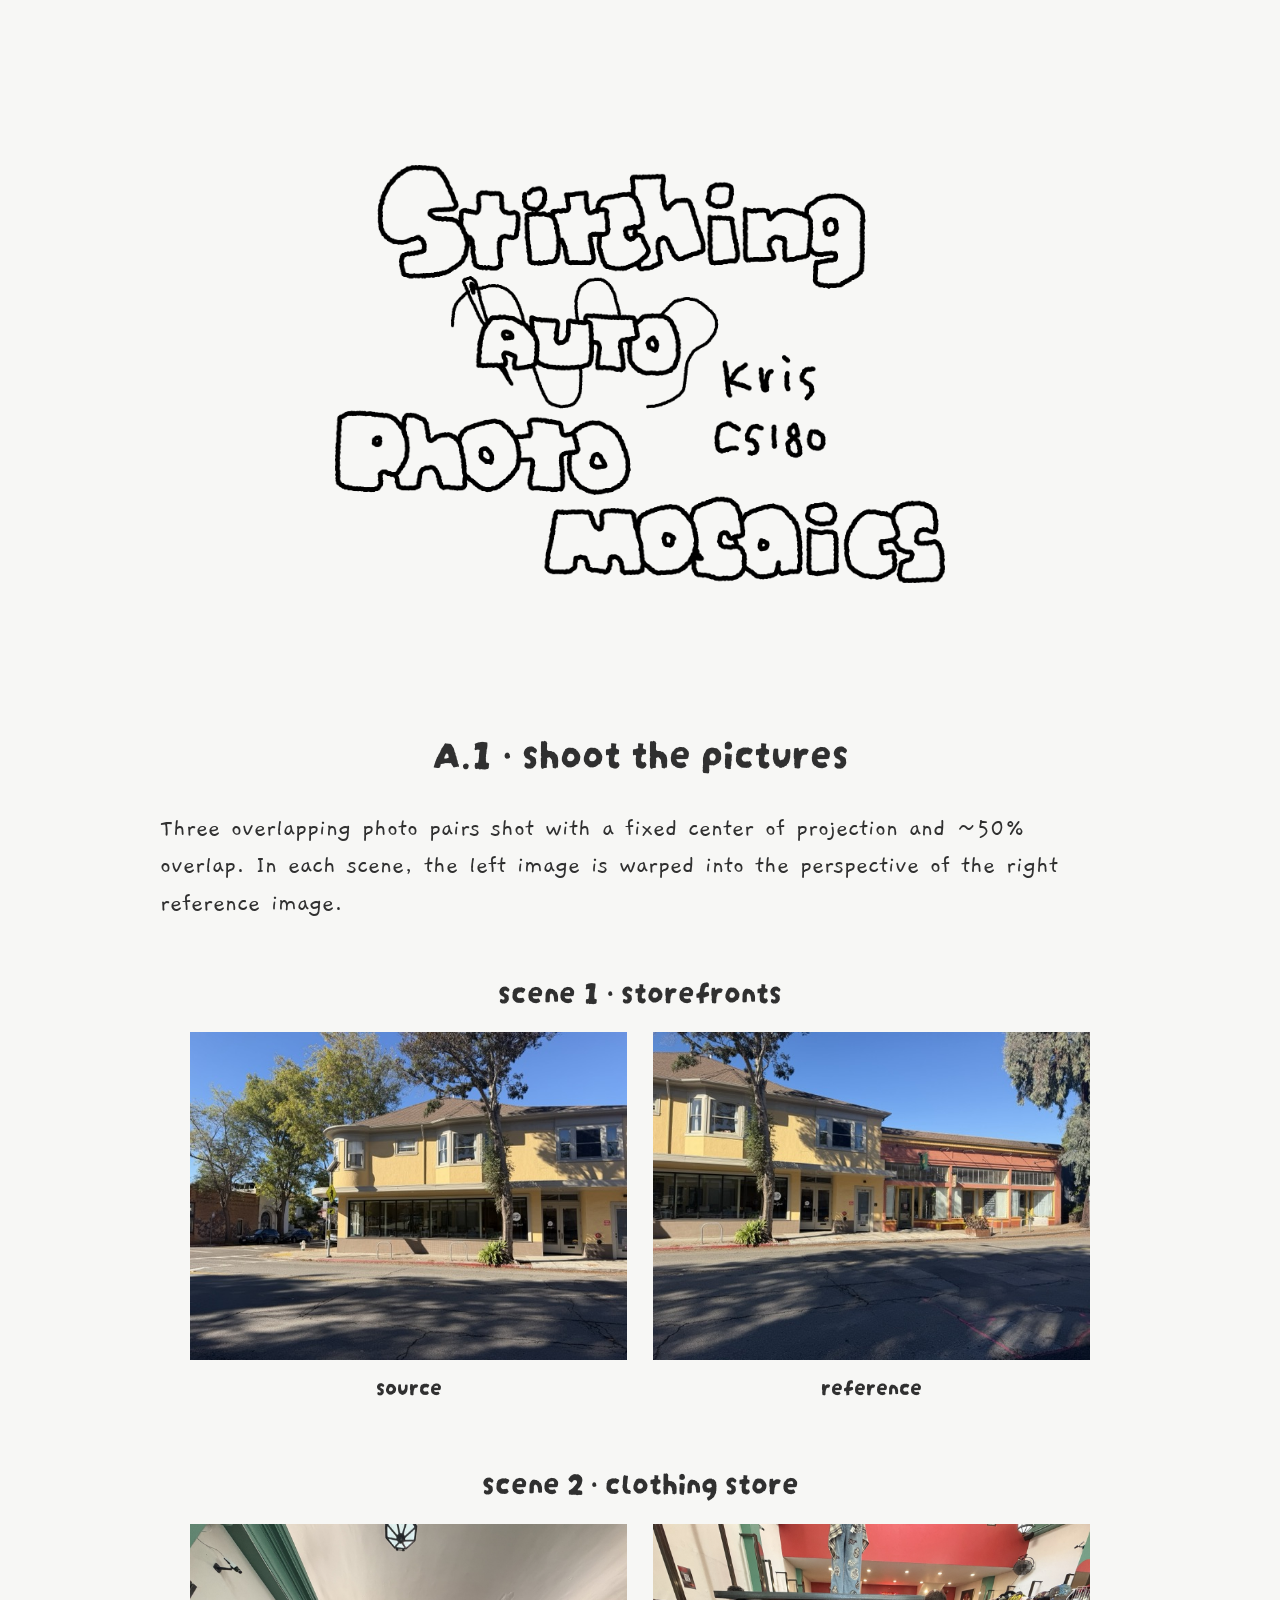
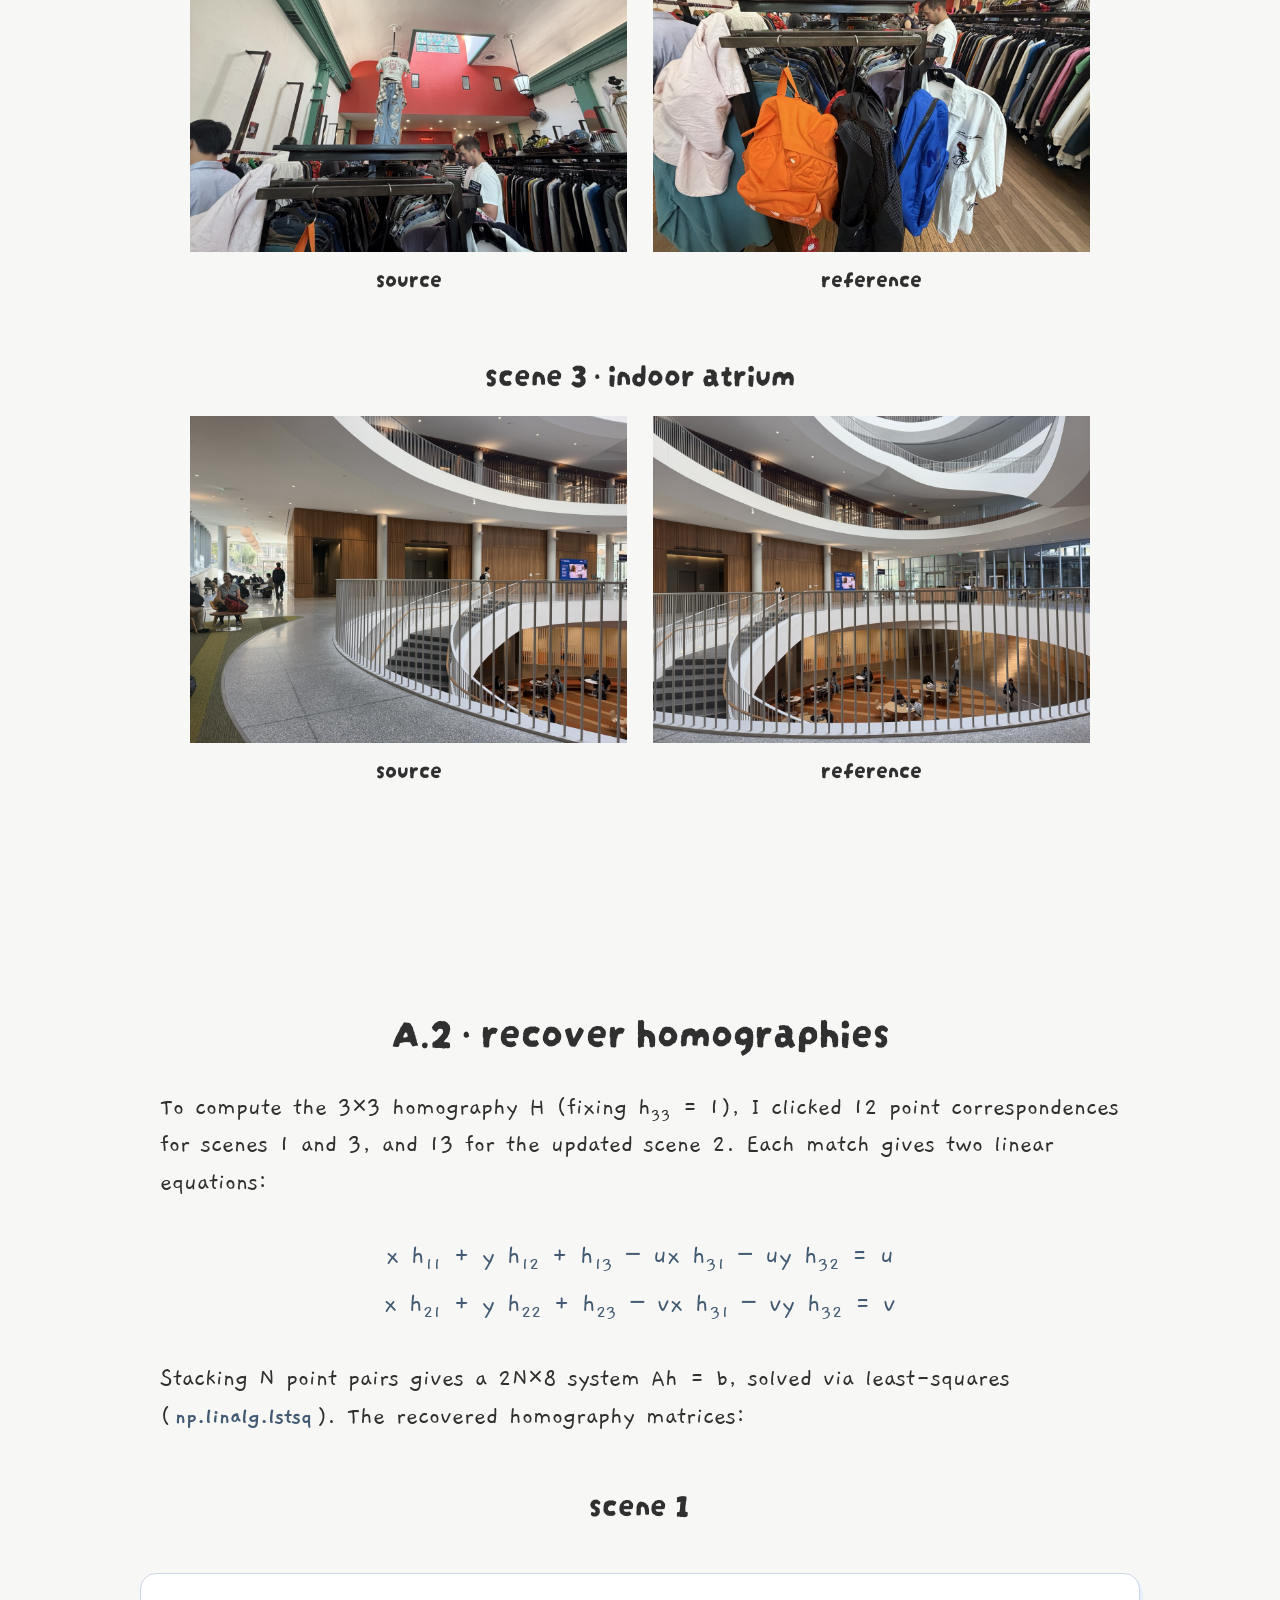
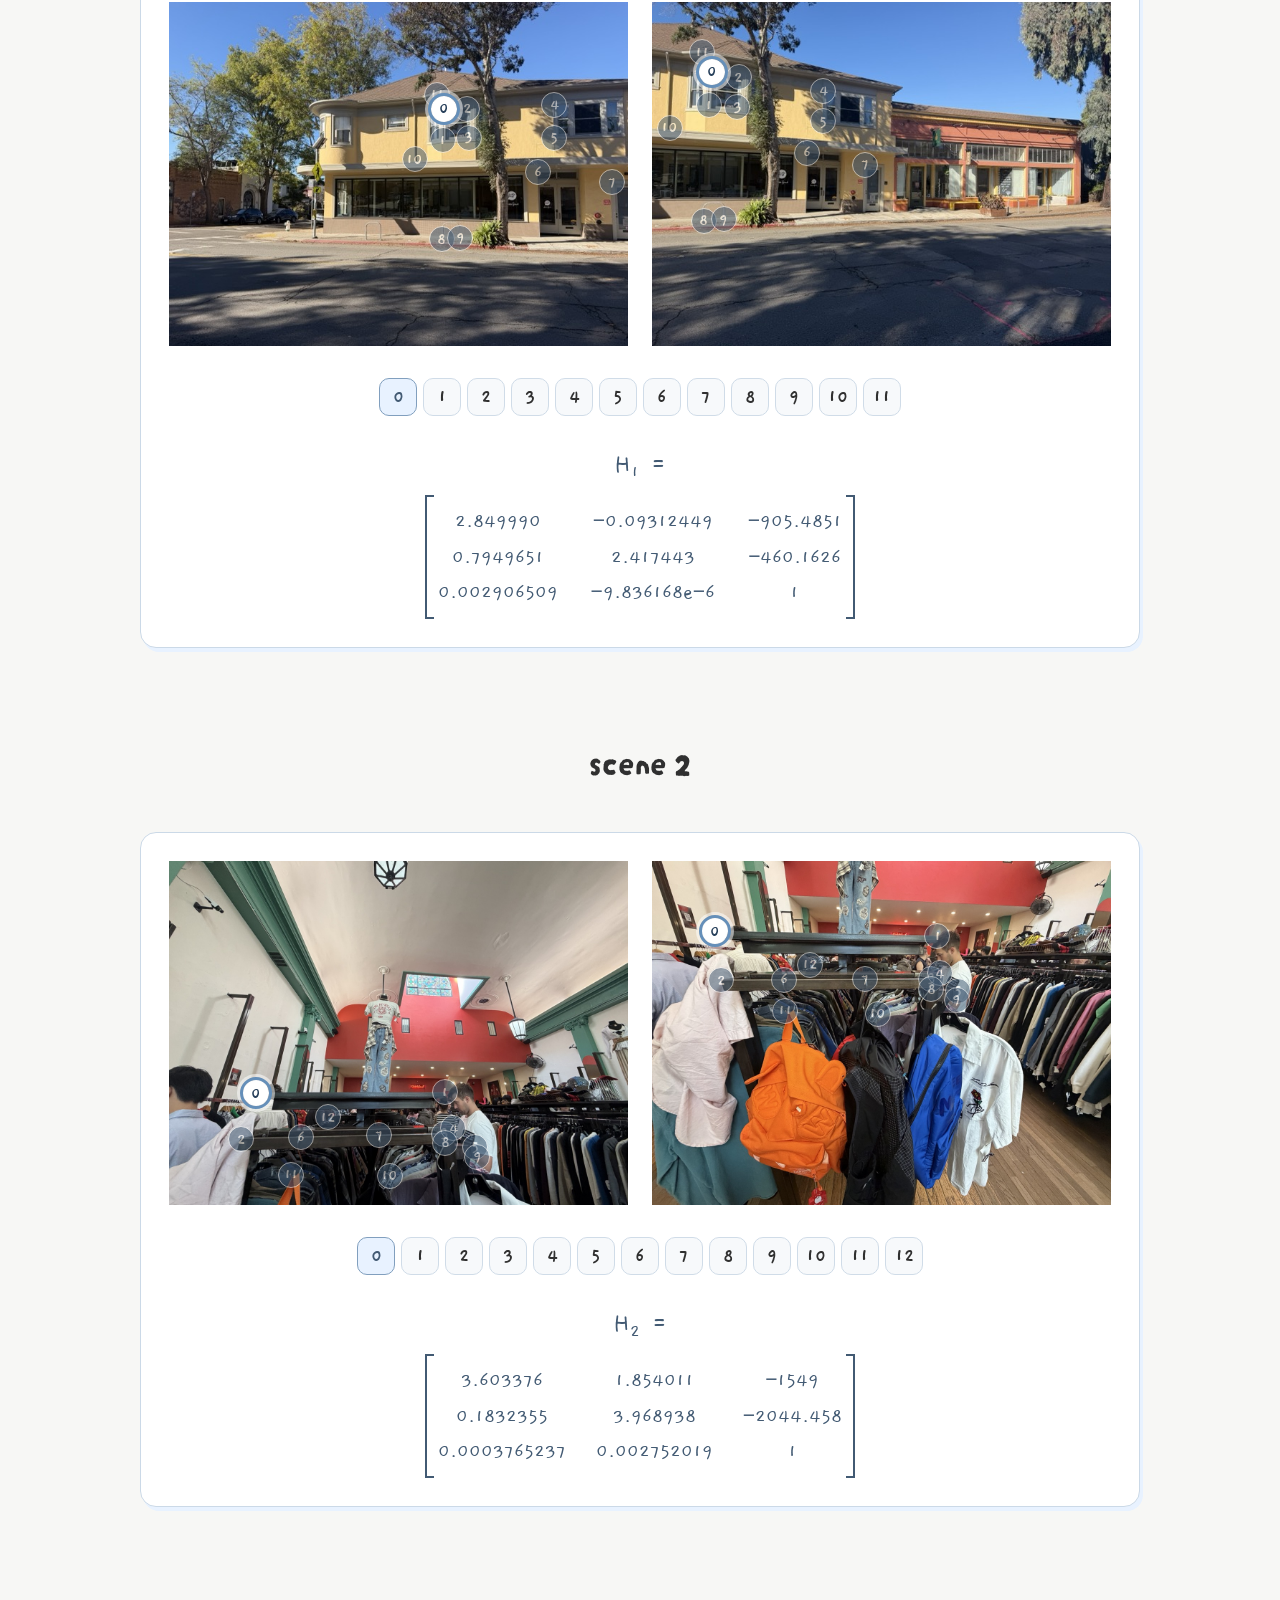
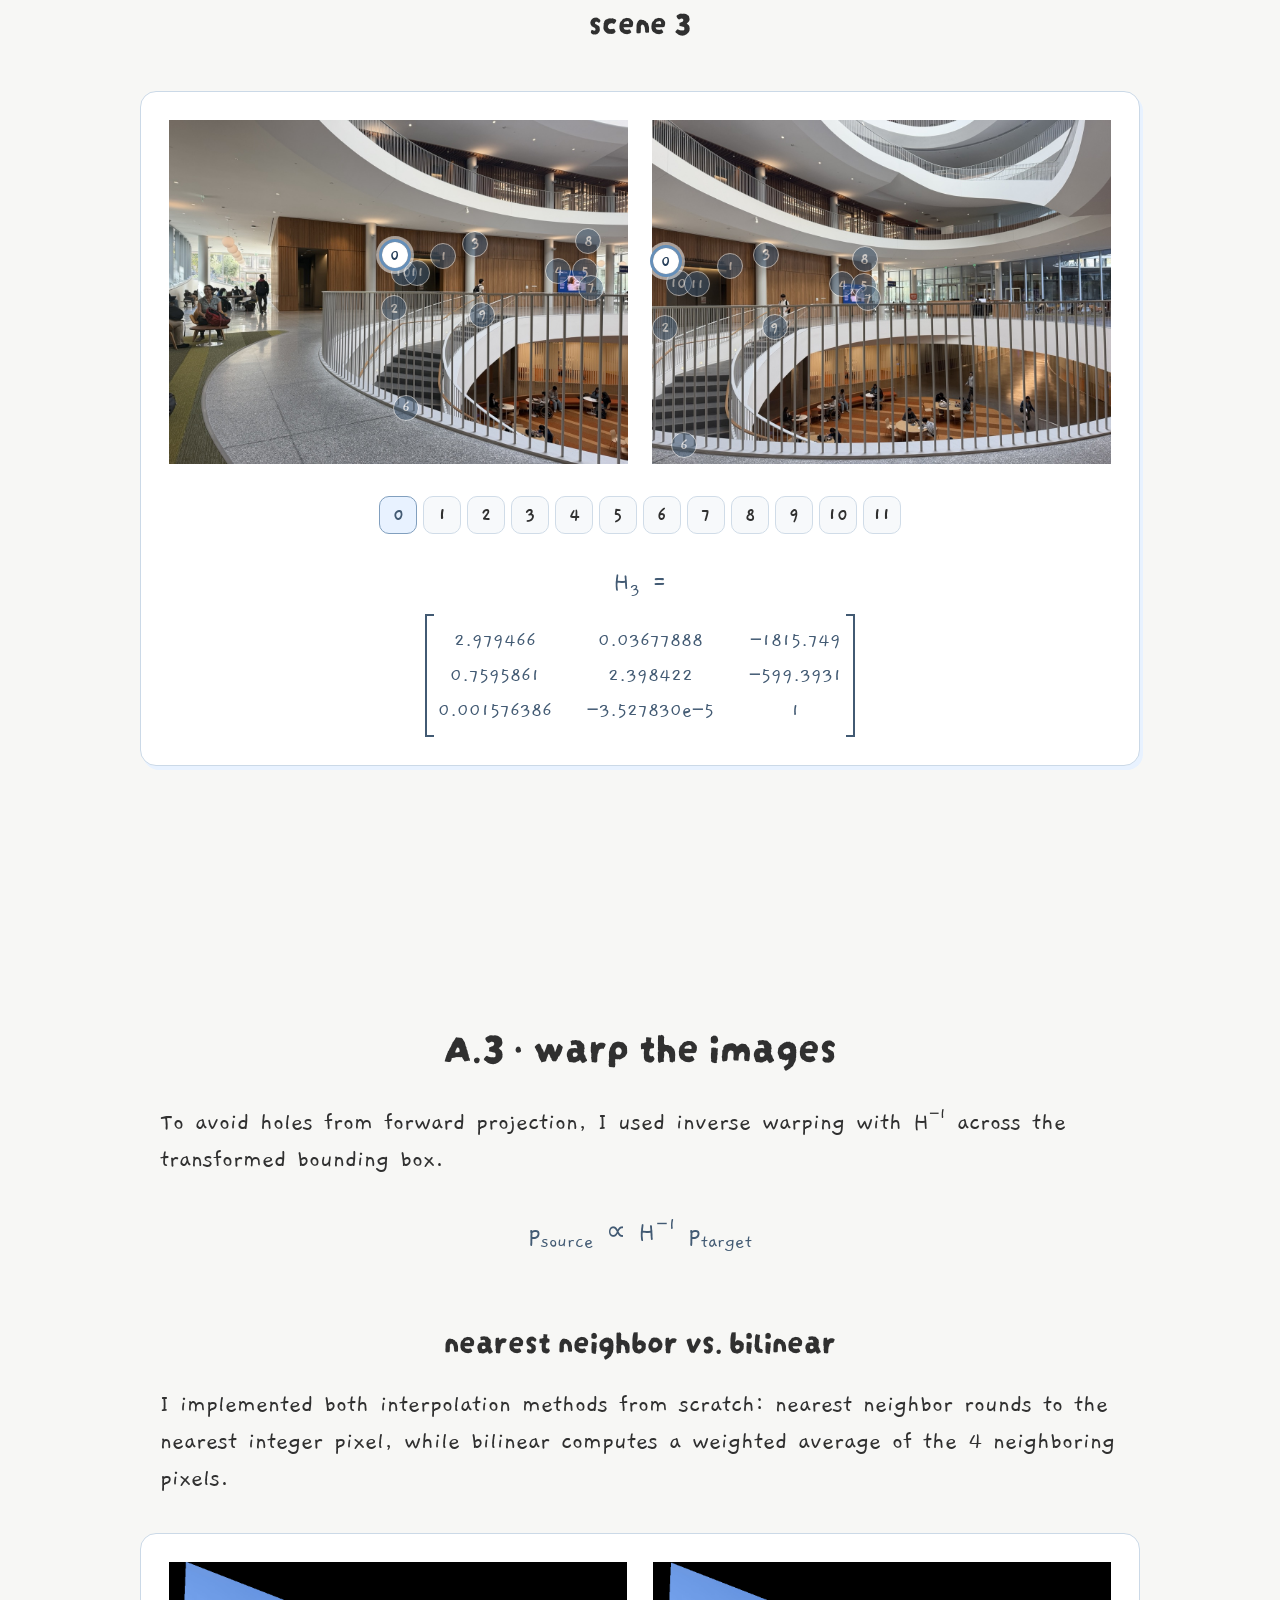
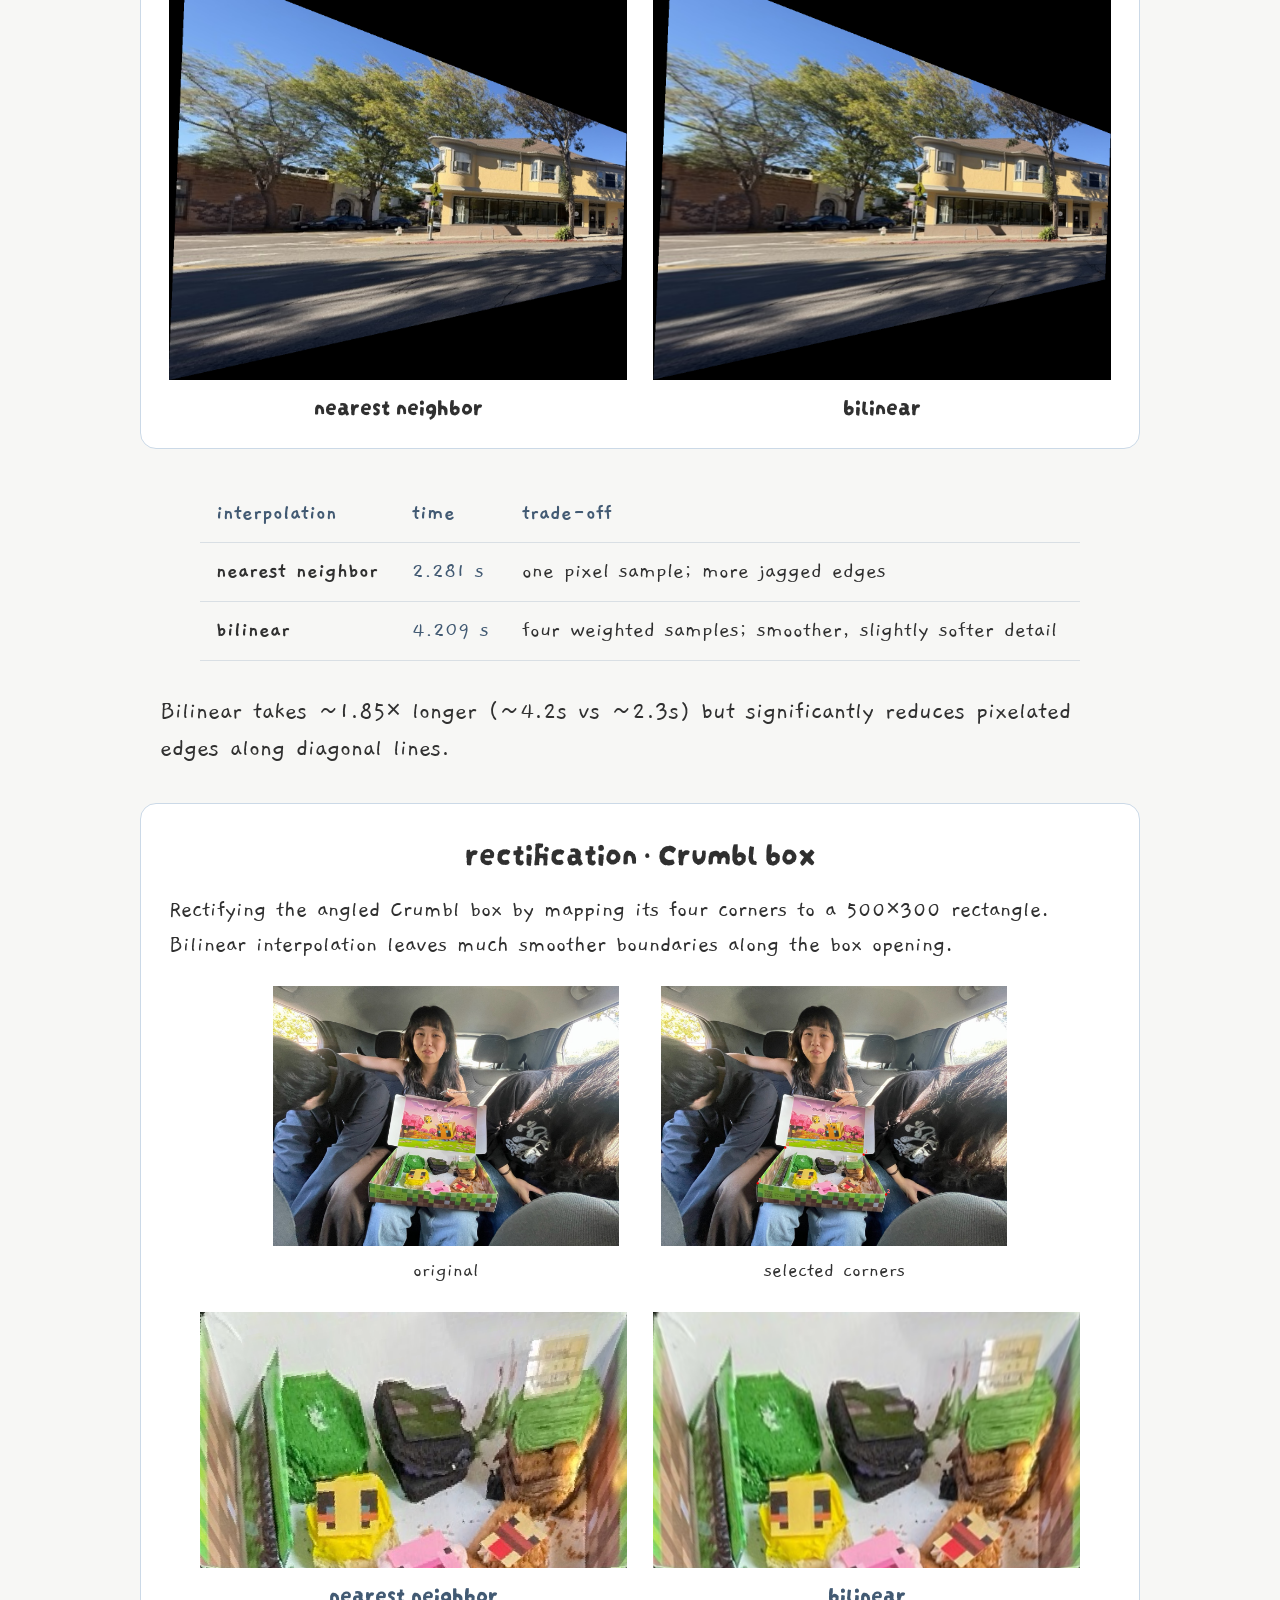
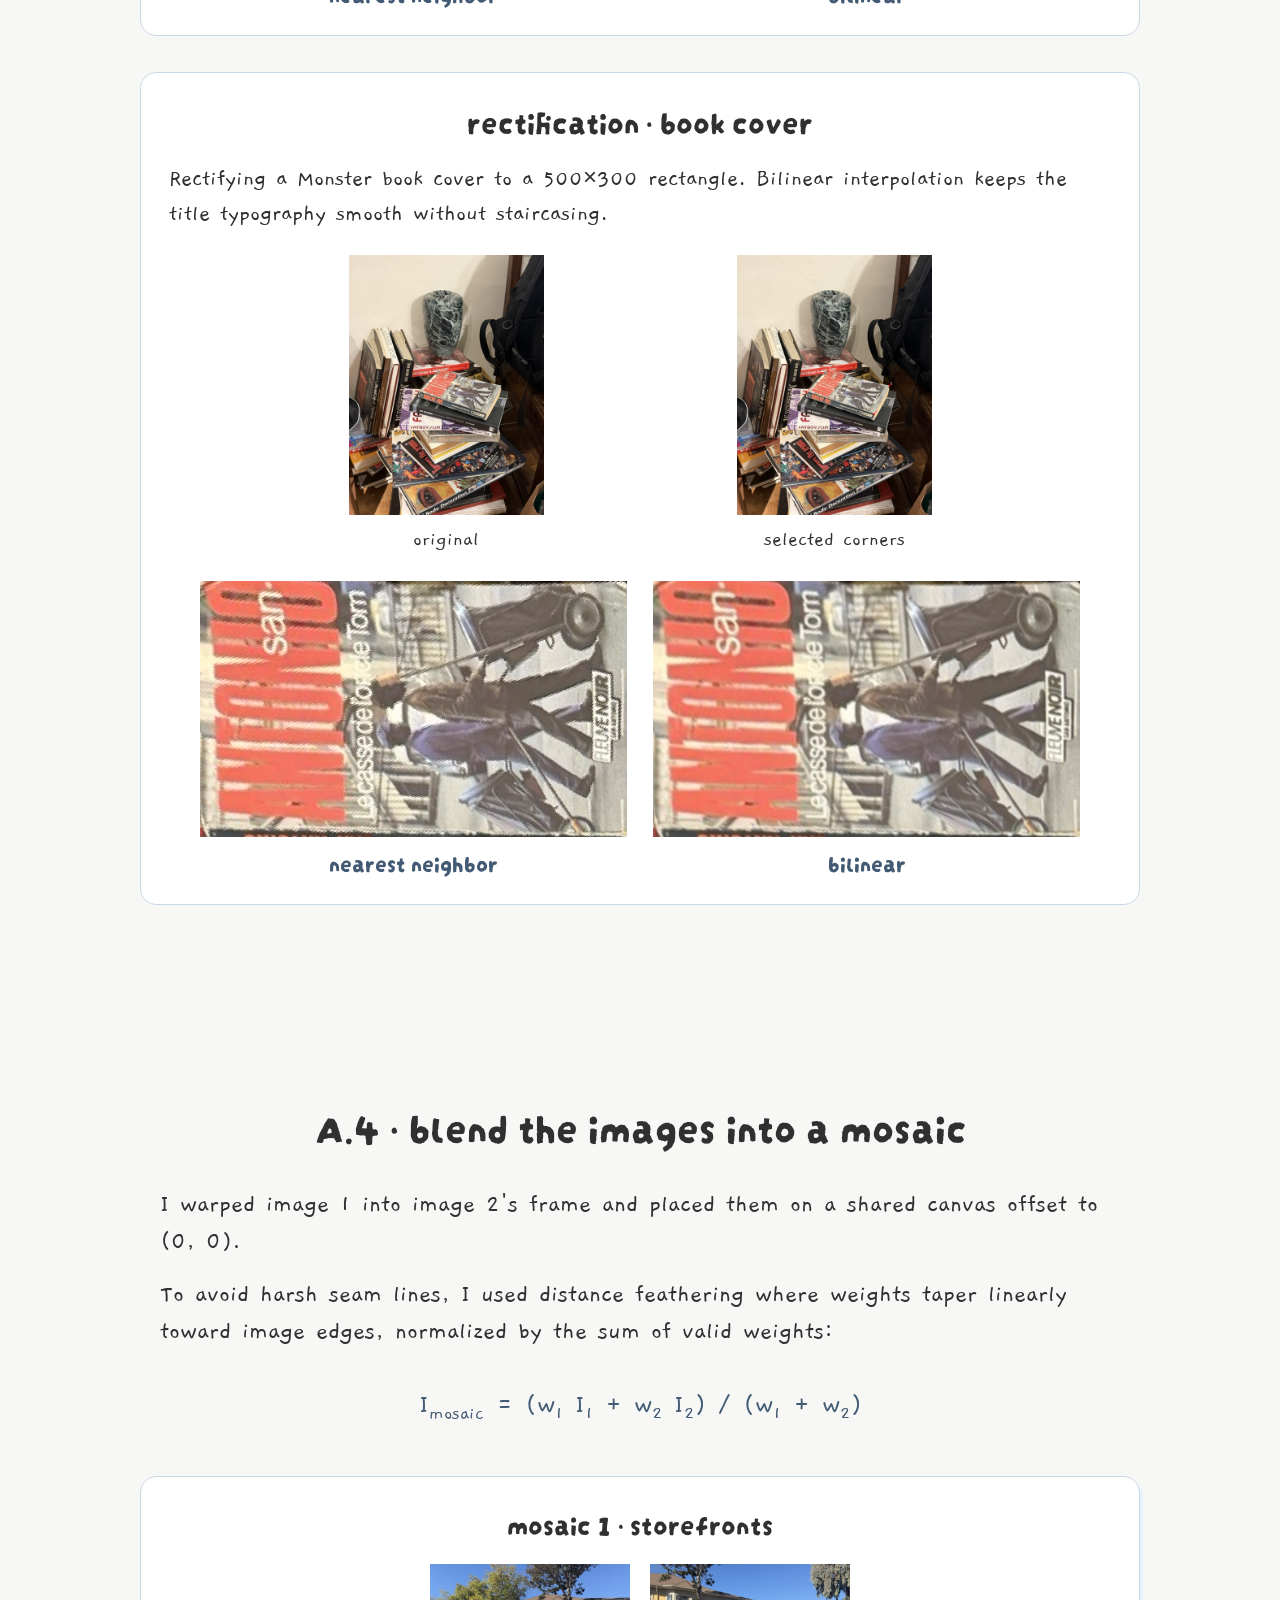
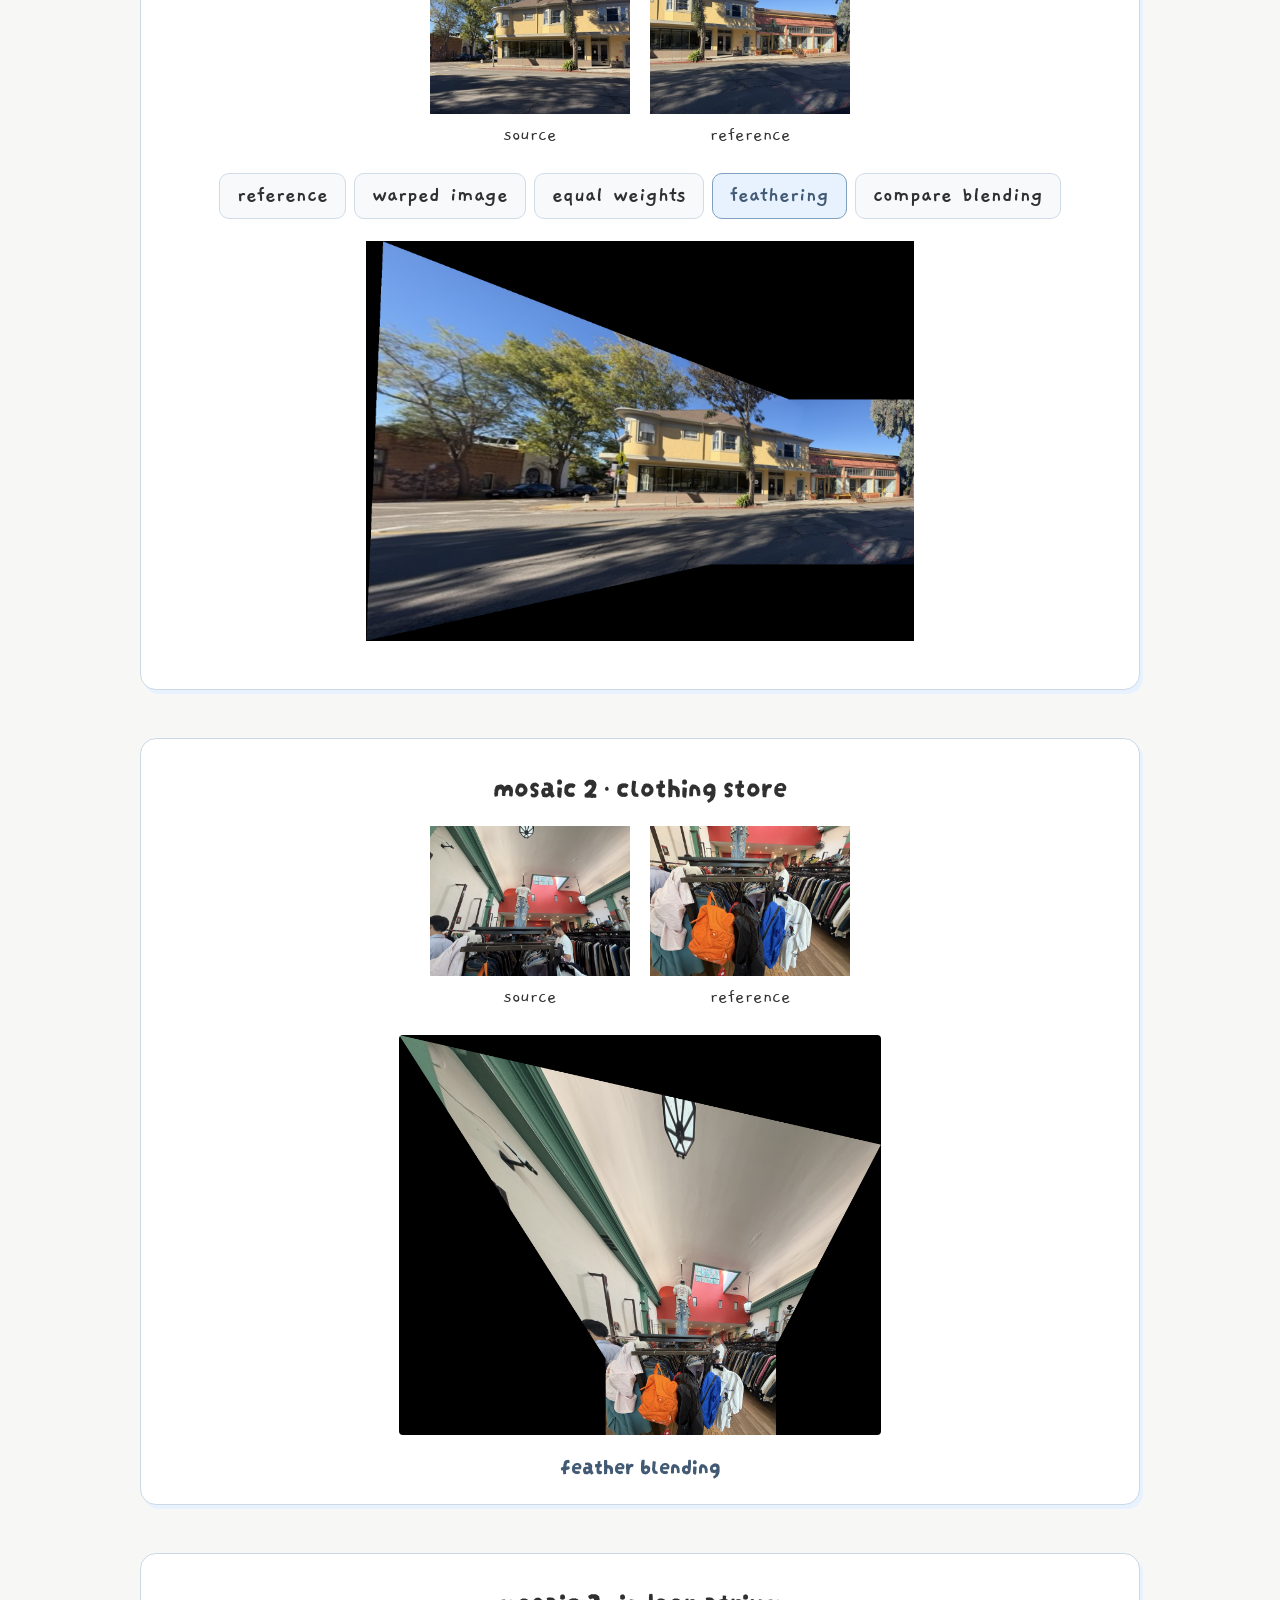
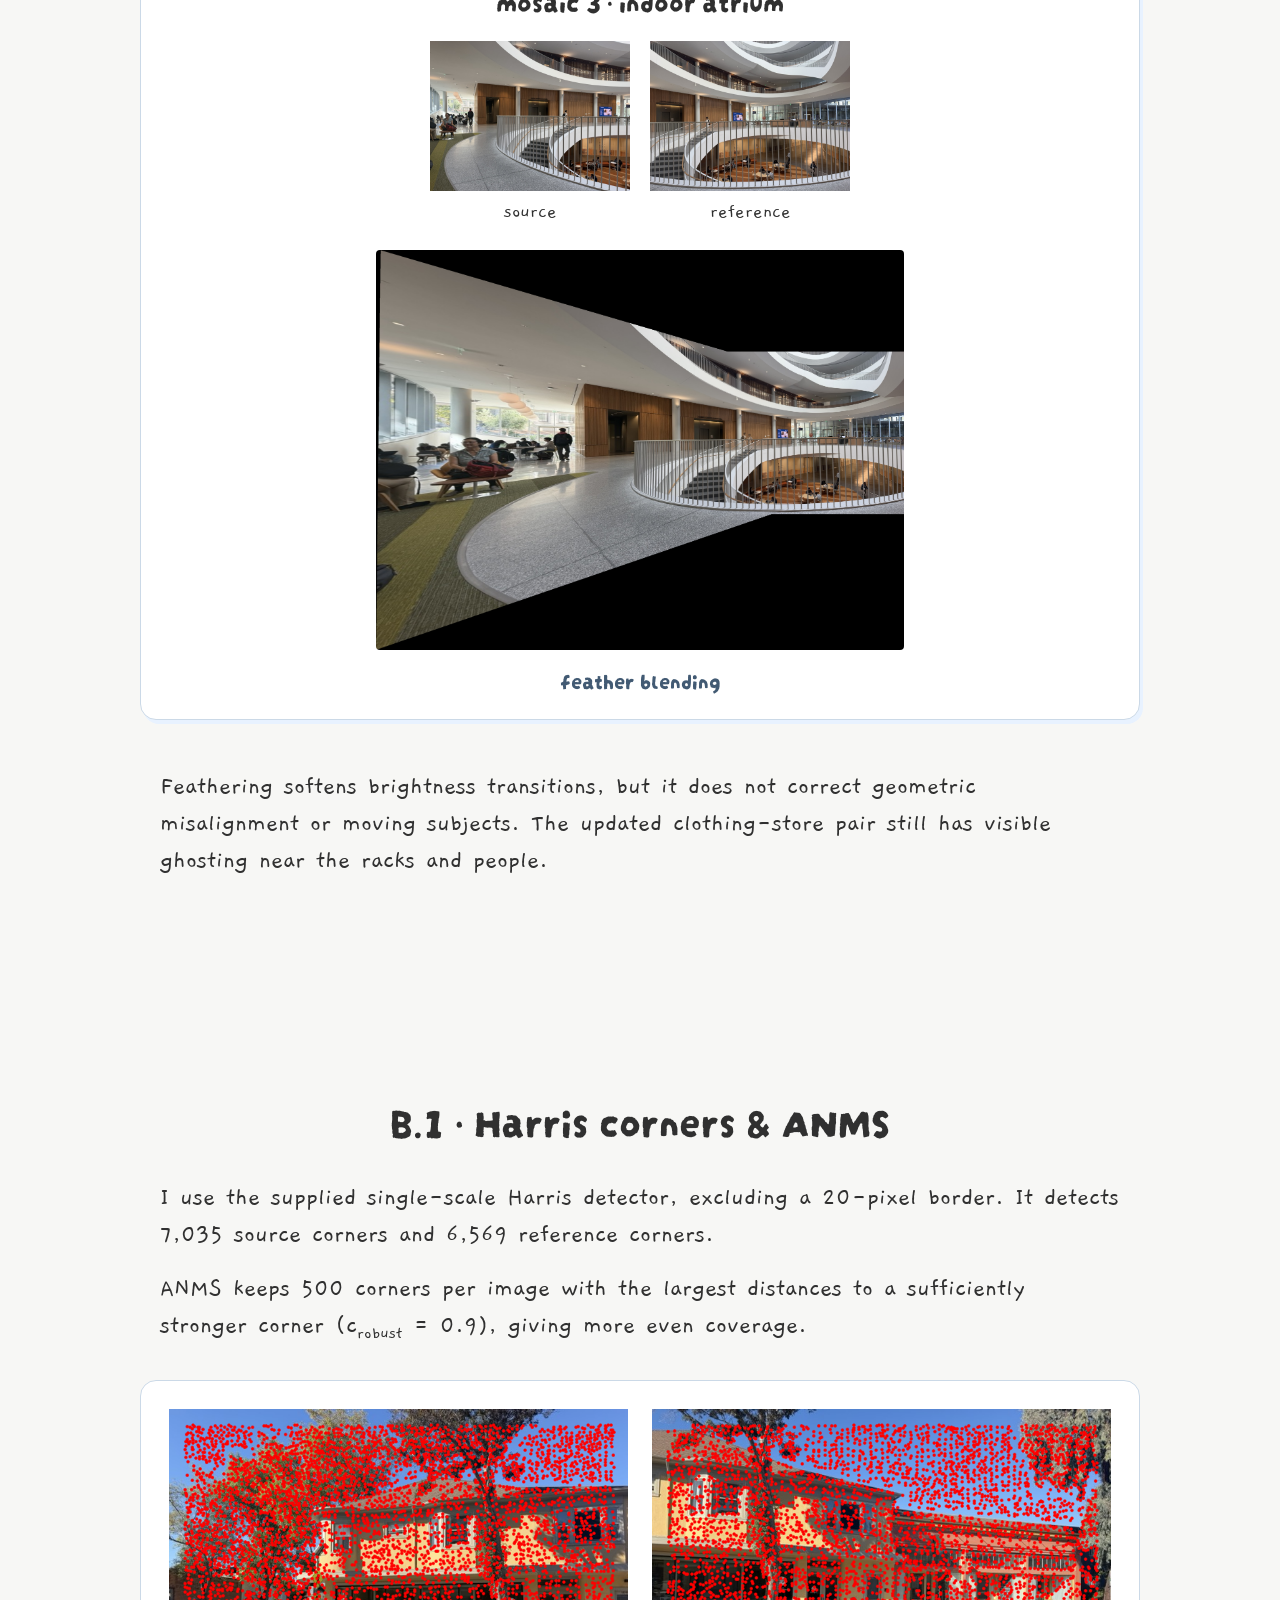
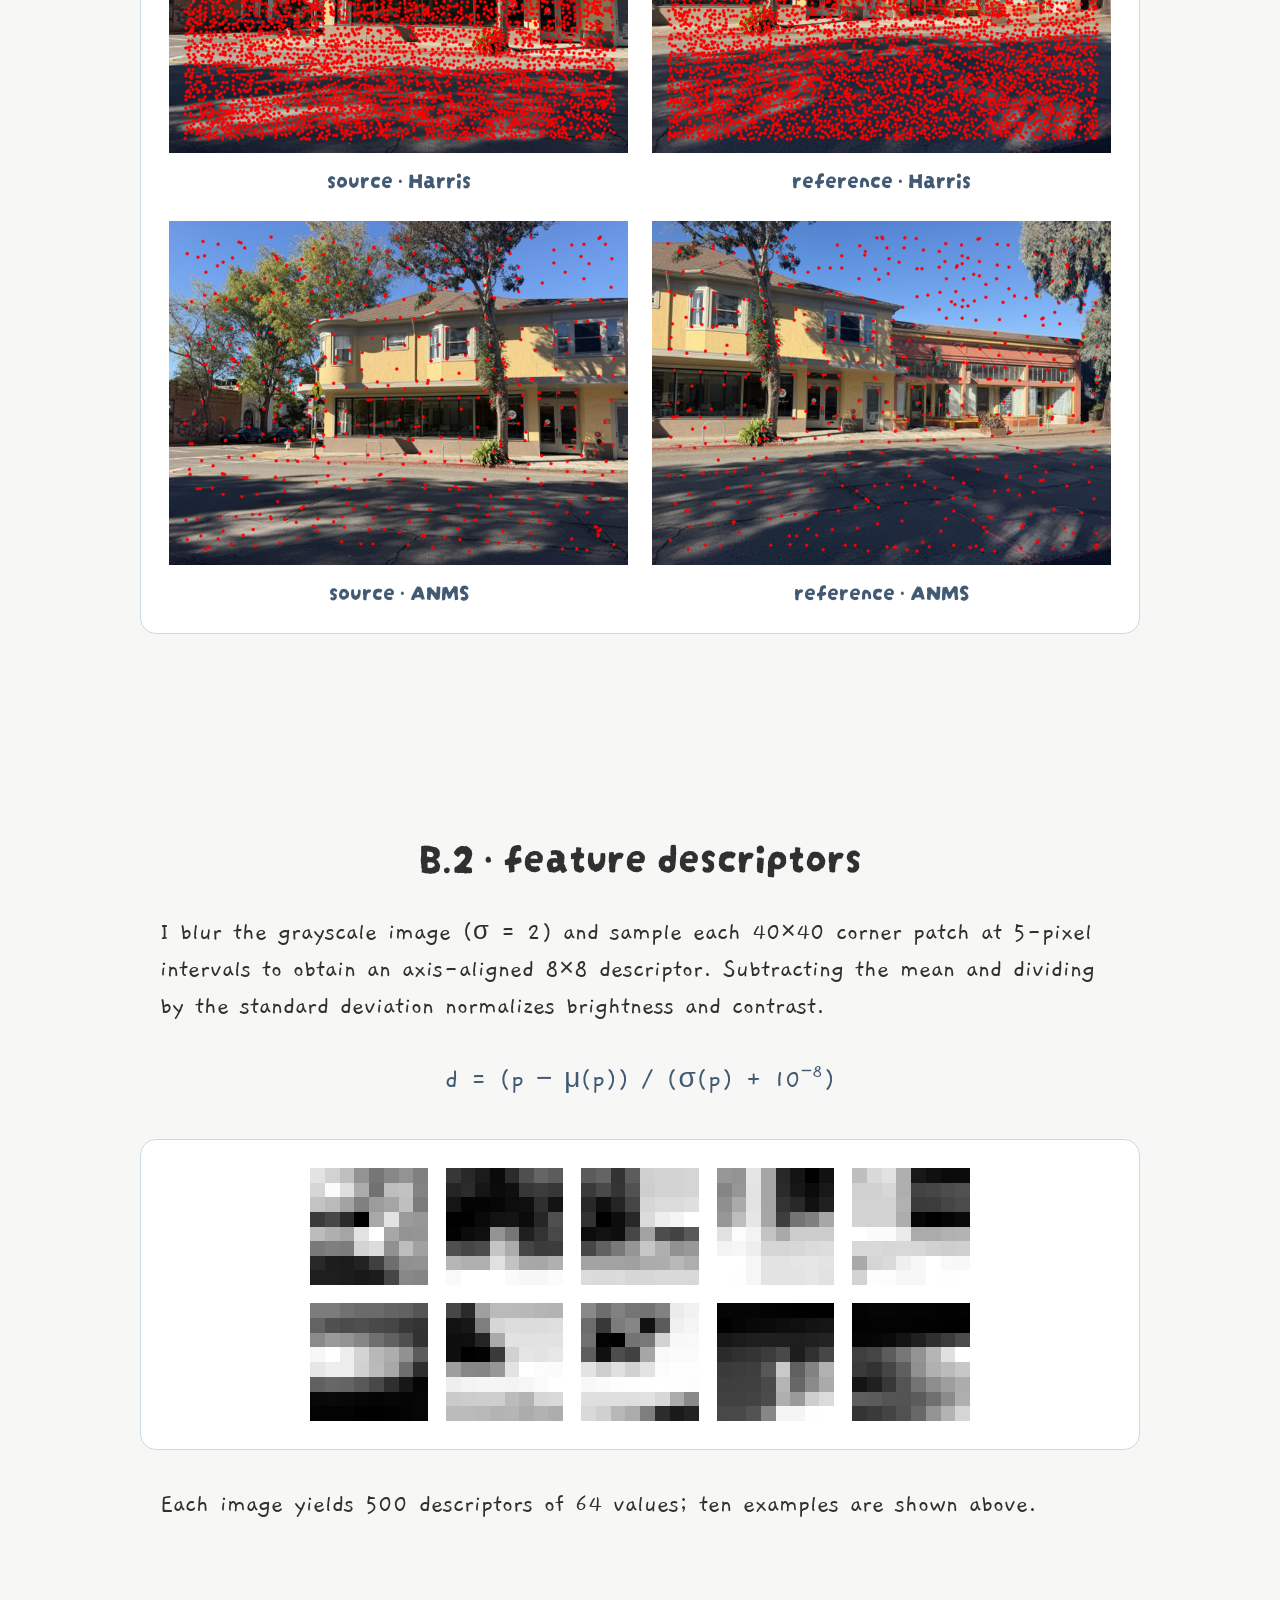
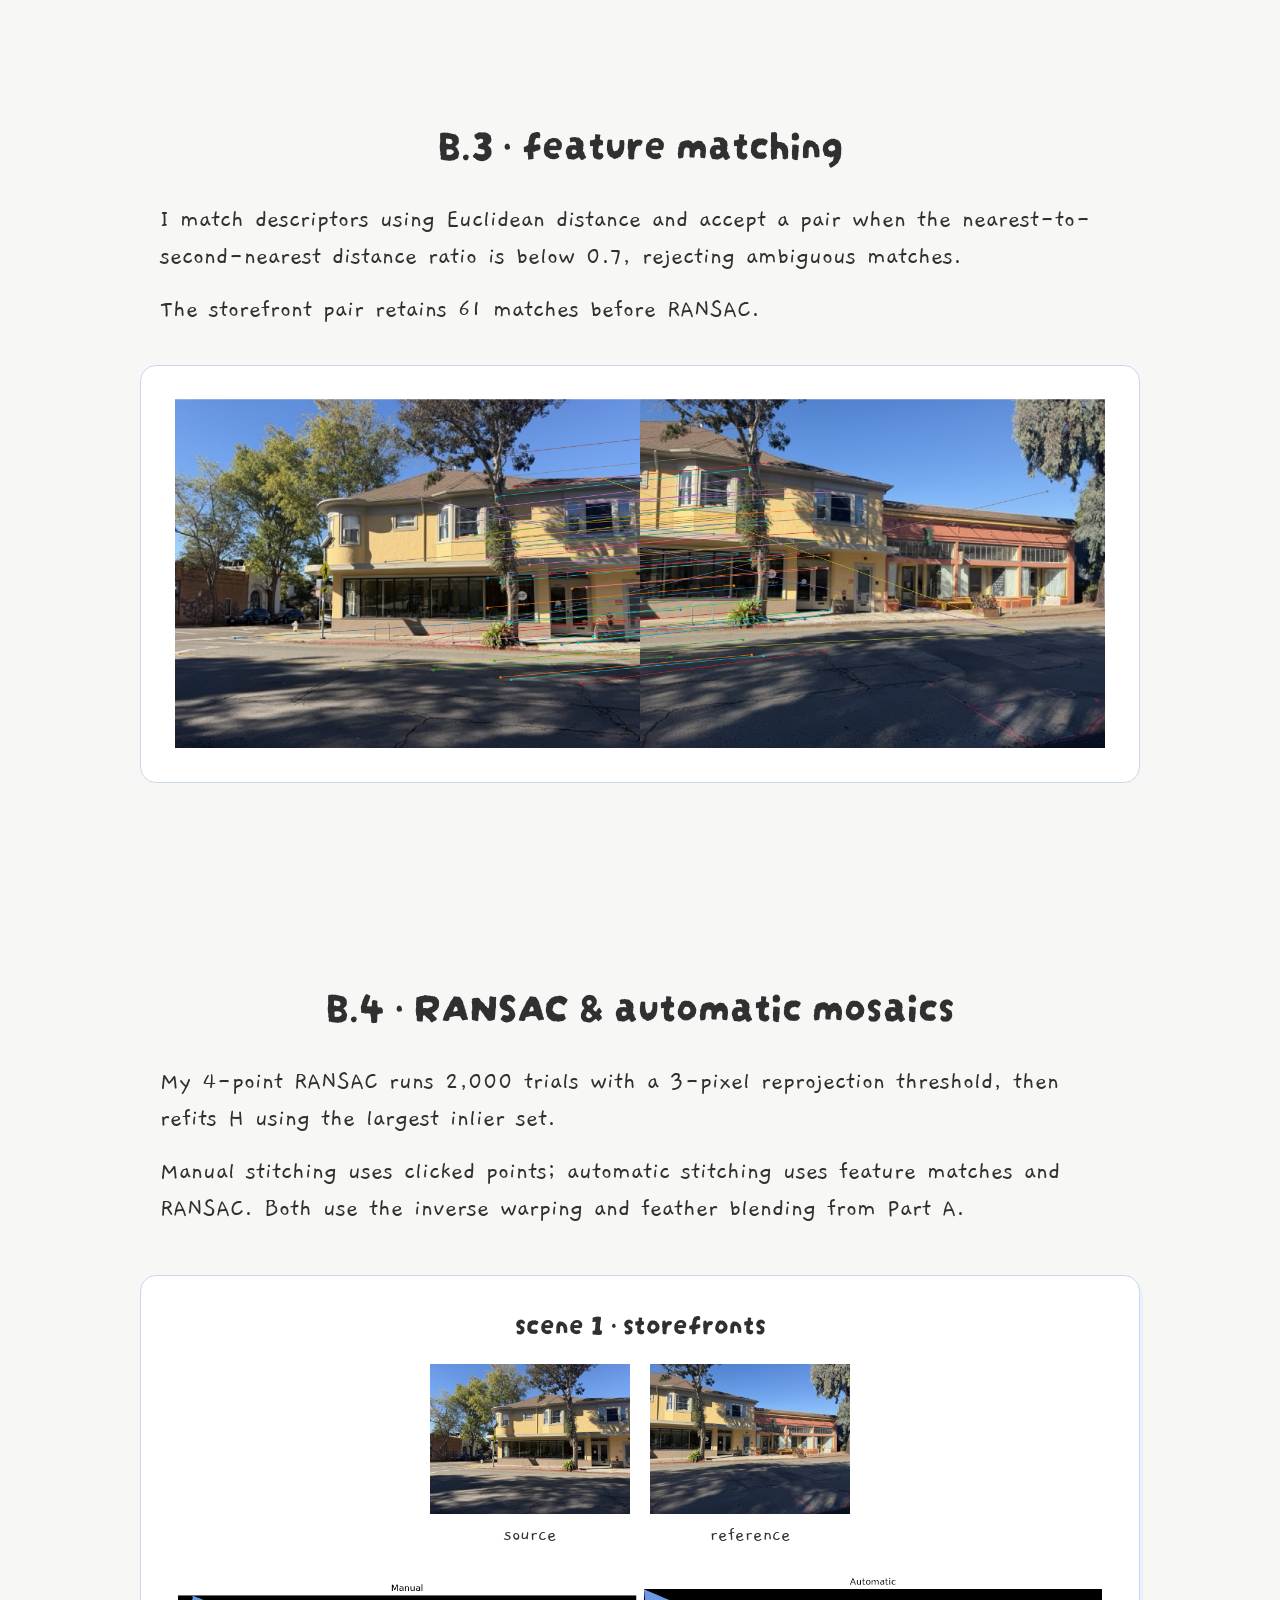
<file: 4/src/index.html>
<!doctype html>
<html lang="en">
<head>
  <meta charset="utf-8">
  <meta name="viewport" content="width=device-width, initial-scale=1">
  <meta name="description" content="CS180 Project 4 — Image Warping and Mosaicing, by Kris Tong.">
  <title>Image Warping and Mosaicing</title>
  <link rel="preconnect" href="https://fonts.googleapis.com">
  <link rel="preconnect" href="https://fonts.gstatic.com" crossorigin>
  <link href="https://fonts.googleapis.com/css2?family=Darumadrop+One&amp;family=Gaegu:wght@400;700&amp;display=swap" rel="stylesheet">
  <link rel="stylesheet" href="styles.css?v=12">
  <script src="script.js?v=13" defer></script>
</head>
<body>
  <header class="hero">
    <h1 class="sr-only">Image Warping and Mosaicing</h1>
    <img class="hero-title" src="../pics/title/Group%2010.png" width="6104" height="4177" alt="Image Warping and Mosaicing — hand-drawn project title">
  </header>

  <main>
    <section class="part" id="a1" aria-labelledby="a1-heading">
      <h2 id="a1-heading">A.1 · shoot the pictures</h2>
      <div class="copy">
        <p>Three overlapping photo pairs shot with a fixed center of projection and ~50% overlap. In each scene, the left image is warped into the perspective of the right reference image.</p>
      </div>

      <div class="source-set" id="sources-scene1">
        <h3>scene 1 · storefronts</h3>
        <div class="gallery two-up source-pair">
          <figure class="result"><img src="../pics/part%20A%20output/A1_scene1_source_left.png" width="640" height="480" alt="Scene 1 first source photograph of the storefronts"><figcaption>source</figcaption></figure>
          <figure class="result"><img src="../pics/part%20A%20output/A1_scene1_source_right.png" width="640" height="480" alt="Scene 1 second source photograph, used as the reference"><figcaption>reference</figcaption></figure>
        </div>
      </div>
      <div class="source-set" id="sources-scene2">
        <h3>scene 2 · clothing store</h3>
        <div class="gallery two-up source-pair">
          <figure class="result"><img src="../pics/part%20A%20output/A1_scene2_source_left.png?v=20261108" width="1280" height="960" alt="Scene 2 first source photograph, of the clothing store"><figcaption>source</figcaption></figure>
          <figure class="result"><img src="../pics/part%20A%20output/A1_scene2_source_right.png?v=20261108" width="1280" height="960" alt="Scene 2 second source photograph, used as the reference"><figcaption>reference</figcaption></figure>
        </div>
      </div>
      <div class="source-set" id="sources-scene3">
        <h3>scene 3 · indoor atrium</h3>
        <div class="gallery two-up source-pair">
          <figure class="result"><img src="../pics/part%20A%20output/A1_scene3_source_left.png" width="1280" height="960" alt="Scene 3 first source photograph of the atrium"><figcaption>source</figcaption></figure>
          <figure class="result"><img src="../pics/part%20A%20output/A1_scene3_source_right.png" width="1280" height="960" alt="Scene 3 second source photograph of the atrium"><figcaption>reference</figcaption></figure>
        </div>
      </div>
    </section>

    <section class="part" id="a2" aria-labelledby="a2-heading">
      <h2 id="a2-heading">A.2 · recover homographies</h2>
      <div class="copy">
        <p>To compute the 3×3 homography H (fixing h<sub>33</sub> = 1), I clicked 12 point correspondences for scenes 1 and 3, and 13 for the updated scene 2. Each match gives two linear equations:</p>
      </div>
      <div class="equations" aria-label="Two linear equations for each point correspondence">
        <p>x h<sub>11</sub> + y h<sub>12</sub> + h<sub>13</sub> − ux h<sub>31</sub> − uy h<sub>32</sub> = u</p>
        <p>x h<sub>21</sub> + y h<sub>22</sub> + h<sub>23</sub> − vx h<sub>31</sub> − vy h<sub>32</sub> = v</p>
      </div>
      <div class="copy">
        <p>Stacking N point pairs gives a 2N×8 system Ah = b, solved via least-squares (<code>np.linalg.lstsq</code>). The recovered homography matrices:</p>
      </div>

      <article class="homography-case" aria-labelledby="h-scene1">
        <h3 id="h-scene1">scene 1</h3>
        <div class="homography-layout">
          <div class="gallery two-up correspondence-pair">
            <figure class="result"><img src="../pics/part%20A%20output/A2_scene1_correspondences_left.png" width="640" height="480" alt="Twelve numbered matching points on Scene 1 image 3"></figure>
            <figure class="result"><img src="../pics/part%20A%20output/A2_scene1_correspondences_right.png" width="640" height="480" alt="The same twelve numbered matching points on Scene 1 reference image 4"></figure>
          </div>
          <div class="matrix-result">
            <p class="matrix-label">H<sub>1</sub> =</p>
            <div class="matrix" role="math" aria-label="Recovered Scene 1 homography">
              <span>2.849990</span><span>−0.09312449</span><span>−905.4851</span>
              <span>0.7949651</span><span>2.417443</span><span>−460.1626</span>
              <span>0.002906509</span><span>−9.836168e−6</span><span>1</span>
            </div>
          </div>
        </div>
      </article>
      <article class="homography-case" aria-labelledby="h-scene2">
        <h3 id="h-scene2">scene 2</h3>
        <div class="homography-layout">
          <div class="gallery two-up correspondence-pair">
            <figure class="result"><img src="../pics/part%20A%20output/A2_scene2_correspondences_left.png?v=20261108" width="1280" height="960" alt="Thirteen numbered matching points on Scene 2 image 1"></figure>
            <figure class="result"><img src="../pics/part%20A%20output/A2_scene2_correspondences_right.png?v=20261108" width="1280" height="960" alt="The same thirteen numbered matching points on Scene 2 reference image 2"></figure>
          </div>
          <div class="matrix-result">
            <p class="matrix-label">H<sub>2</sub> =</p>
            <div class="matrix" role="math" aria-label="Recovered Scene 2 homography">
              <span>3.603376</span><span>1.854011</span><span>−1549</span>
              <span>0.1832355</span><span>3.968938</span><span>−2044.458</span>
              <span>0.0003765237</span><span>0.002752019</span><span>1</span>
            </div>
          </div>
        </div>
      </article>
      <article class="homography-case" aria-labelledby="h-scene3">
        <h3 id="h-scene3">scene 3</h3>
        <div class="homography-layout">
          <div class="gallery two-up correspondence-pair">
            <figure class="result"><img src="../pics/part%20A%20output/A2_scene3_correspondences_left.png" width="1280" height="960" alt="Twelve numbered matching points on Scene 3 atrium image 5"></figure>
            <figure class="result"><img src="../pics/part%20A%20output/A2_scene3_correspondences_right.png" width="1280" height="960" alt="The same twelve numbered matching points on Scene 3 reference image 6"></figure>
          </div>
          <div class="matrix-result">
            <p class="matrix-label">H<sub>3</sub> =</p>
            <div class="matrix" role="math" aria-label="Recovered Scene 3 homography">
              <span>2.979466</span><span>0.03677888</span><span>−1815.749</span>
              <span>0.7595861</span><span>2.398422</span><span>−599.3931</span>
              <span>0.001576386</span><span>−3.527830e−5</span><span>1</span>
            </div>
          </div>
        </div>
      </article>
    </section>

    <section class="part" id="a3" aria-labelledby="a3-heading">
      <h2 id="a3-heading">A.3 · warp the images</h2>
      <div class="copy">
        <p>To avoid holes from forward projection, I used inverse warping with H<sup>−1</sup> across the transformed bounding box.</p>
      </div>
      <p class="formula">p<sub>source</sub> ∝ H<sup>−1</sup> p<sub>target</sub></p>
      <h3 class="subheading">nearest neighbor vs. bilinear</h3>
      <div class="copy">
        <p>I implemented both interpolation methods from scratch: nearest neighbor rounds to the nearest integer pixel, while bilinear computes a weighted average of the 4 neighboring pixels.</p>
      </div>
      <div class="gallery two-up comparison-pair report-card" aria-label="Same source image and homography with two interpolation methods">
        <figure class="result"><img src="../pics/part%20A%20output/A3_scene1_nearest_neighbor_warp.png" width="1277" height="1164" alt="Scene 1 first view warped using nearest-neighbor sampling"><figcaption>nearest neighbor</figcaption></figure>
        <figure class="result"><img src="../pics/part%20A%20output/A3_scene1_bilinear_warp.png" width="1277" height="1164" alt="The same Scene 1 first view warped using bilinear interpolation"><figcaption>bilinear</figcaption></figure>
      </div>
      <div class="runtime-comparison">
        <table aria-label="Interpolation runtime comparison">
          <thead><tr><th scope="col">interpolation</th><th scope="col">time</th><th scope="col">trade-off</th></tr></thead>
          <tbody>
            <tr><th scope="row">nearest neighbor</th><td>2.281 s</td><td>one pixel sample; more jagged edges</td></tr>
            <tr><th scope="row">bilinear</th><td>4.209 s</td><td>four weighted samples; smoother, slightly softer detail</td></tr>
          </tbody>
        </table>
      </div>
      <div class="copy"><p>Bilinear takes ~1.85× longer (~4.2s vs ~2.3s) but significantly reduces pixelated edges along diagonal lines.</p></div>

      <article class="report-card rectification-card" id="rectification-crumbl">
        <h3>rectification · Crumbl box</h3>
        <div class="copy"><p>Rectifying the angled Crumbl box by mapping its four corners to a 500×300 rectangle. Bilinear interpolation leaves much smoother boundaries along the box opening.</p></div>
        <div class="gallery two-up rectification-sources">
          <figure class="result"><img src="../pics/part%20A%20output/A3_crumbl_original.png" width="1280" height="960" alt="Original photograph of the Crumbl box before rectification"><figcaption>original</figcaption></figure>
          <figure class="result corner-figure"><img src="../pics/part%20A%20output/A3_crumbl_corners.png" width="1280" height="960" alt="Four red numbered corners selected around the photographed Crumbl box opening"><figcaption>selected corners</figcaption></figure>
        </div>
        <div class="gallery two-up rectified-pair">
          <figure class="result"><img src="../pics/part%20A%20output/A3_crumbl_nearest_neighbor.png" width="500" height="300" alt="Crumbl box opening rectified with nearest-neighbor sampling"><figcaption>nearest neighbor</figcaption></figure>
          <figure class="result"><img src="../pics/part%20A%20output/A3_crumbl_bilinear.png" width="500" height="300" alt="Crumbl box opening rectified with bilinear interpolation"><figcaption>bilinear</figcaption></figure>
        </div>
      </article>

      <article class="report-card rectification-card" id="rectification-book">
        <h3>rectification · book cover</h3>
        <div class="copy"><p>Rectifying a Monster book cover to a 500×300 rectangle. Bilinear interpolation keeps the title typography smooth without staircasing.</p></div>
        <div class="gallery two-up rectification-sources">
          <figure class="result"><img src="../pics/part%20A%20output/A3_book_original.png" width="960" height="1280" alt="Original photograph of the Monster book before rectification"><figcaption>original</figcaption></figure>
          <figure class="result corner-figure"><img src="../pics/part%20A%20output/A3_book_corners.png" width="960" height="1280" alt="Four red numbered corners selected around a Monster book cover"><figcaption>selected corners</figcaption></figure>
        </div>
        <div class="gallery two-up rectified-pair">
          <figure class="result"><img src="../pics/part%20A%20output/A3_book_nearest_neighbor.png" width="500" height="300" alt="Book cover rectified with nearest-neighbor sampling"><figcaption>nearest neighbor</figcaption></figure>
          <figure class="result"><img src="../pics/part%20A%20output/A3_book_bilinear.png" width="500" height="300" alt="Book cover rectified with bilinear interpolation"><figcaption>bilinear</figcaption></figure>
        </div>
      </article>
    </section>

    <section class="part" id="a4" aria-labelledby="a4-heading">
      <h2 id="a4-heading">A.4 · blend the images into a mosaic</h2>
      <div class="copy">
        <p>I warped image 1 into image 2's frame and placed them on a shared canvas offset to (0, 0).</p>
        <p>To avoid harsh seam lines, I used distance feathering where weights taper linearly toward image edges, normalized by the sum of valid weights:</p>
      </div>
      <p class="formula">I<sub>mosaic</sub> = (w<sub>1</sub> I<sub>1</sub> + w<sub>2</sub> I<sub>2</sub>) / (w<sub>1</sub> + w<sub>2</sub>)</p>

      <article class="mosaic-case mosaic-card" aria-labelledby="mosaic1-heading">
        <h3 id="mosaic1-heading">mosaic 1 · storefronts</h3>
        <div class="gallery two-up mosaic-sources">
          <figure class="result"><img src="../pics/part%20A%20output/A1_scene1_source_left.png" width="640" height="480" alt="First source photograph for the storefront mosaic"><figcaption>source</figcaption></figure>
          <figure class="result"><img src="../pics/part%20A%20output/A1_scene1_source_right.png" width="640" height="480" alt="Reference photograph for the storefront mosaic"><figcaption>reference</figcaption></figure>
        </div>
      </article>

      <article class="mosaic-case mosaic-card" aria-labelledby="mosaic2-heading">
        <h3 id="mosaic2-heading">mosaic 2 · clothing store</h3>
        <div class="gallery two-up mosaic-sources">
          <figure class="result"><img src="../pics/part%20A%20output/A1_scene2_source_left.png?v=20261108" width="1280" height="960" alt="First source photograph for the clothing-store mosaic"><figcaption>source</figcaption></figure>
          <figure class="result"><img src="../pics/part%20A%20output/A1_scene2_source_right.png?v=20261108" width="1280" height="960" alt="Reference photograph for the clothing-store mosaic"><figcaption>reference</figcaption></figure>
        </div>
        <figure class="result mosaic-result"><img src="../pics/part%20A%20output/A4_scene2_feather_mosaic.png?v=20261108" width="3617" height="3005" alt="Final feather-blended mosaic of the clothing store"><figcaption>feather blending</figcaption></figure>
      </article>

      <article class="mosaic-case mosaic-card" aria-labelledby="mosaic3-heading">
        <h3 id="mosaic3-heading">mosaic 3 · indoor atrium</h3>
        <div class="gallery two-up mosaic-sources">
          <figure class="result"><img src="../pics/part%20A%20output/A1_scene3_source_left.png" width="1280" height="960" alt="First source photograph for the indoor-atrium mosaic"><figcaption>source</figcaption></figure>
          <figure class="result"><img src="../pics/part%20A%20output/A1_scene3_source_right.png" width="1280" height="960" alt="Reference photograph for the indoor-atrium mosaic"><figcaption>reference</figcaption></figure>
        </div>
        <figure class="result mosaic-result"><img src="../pics/part%20A%20output/A4_scene3_feather_mosaic.png" width="3123" height="2362" alt="Final feather-blended mosaic of the indoor atrium"><figcaption>feather blending</figcaption></figure>
      </article>
      <div class="copy closing-copy"><p>Feathering softens brightness transitions, but it does not correct geometric misalignment or moving subjects. The updated clothing-store pair still has visible ghosting near the racks and people.</p></div>
    </section>

    <section class="part part-b-start" id="b1" aria-labelledby="b1-heading">
      <h2 id="b1-heading">B.1 · Harris corners &amp; ANMS</h2>
      <div class="copy">
        <p>I use the supplied single-scale Harris detector, excluding a 20-pixel border. It detects 7,035 source corners and 6,569 reference corners.</p>
        <p>ANMS keeps 500 corners per image with the largest distances to a sufficiently stronger corner (c<sub>robust</sub> = 0.9), giving more even coverage.</p>
      </div>
      <div class="report-card feature-corners gallery two-up">
        <figure class="result"><img src="../pics/part%20B%20output/B1_scene1_harris_left.png" width="640" height="480" alt="Storefront source view with all Harris corners"><figcaption>source · Harris</figcaption></figure>
<figure class="result"><img src="../pics/part%20B%20output/B1_scene1_harris_right.png" width="640" height="480" alt="Storefront reference view with all Harris corners"><figcaption>reference · Harris</figcaption></figure>
<figure class="result"><img src="../pics/part%20B%20output/B1_scene1_anms_left.png" width="640" height="480" alt="Storefront source view with 500 ANMS-selected corners"><figcaption>source · ANMS</figcaption></figure>
<figure class="result"><img src="../pics/part%20B%20output/B1_scene1_anms_right.png" width="640" height="480" alt="Storefront reference view with 500 ANMS-selected corners"><figcaption>reference · ANMS</figcaption></figure>
      </div>
    </section>

    <section class="part" id="b2" aria-labelledby="b2-heading">
      <h2 id="b2-heading">B.2 · feature descriptors</h2>
      <div class="copy">
        <p>I blur the grayscale image (σ = 2) and sample each 40×40 corner patch at 5-pixel intervals to obtain an axis-aligned 8×8 descriptor. Subtracting the mean and dividing by the standard deviation normalizes brightness and contrast.</p>
      </div>
      <p class="formula">d = (p − μ(p)) / (σ(p) + 10<sup>−8</sup>)</p>
      <div class="report-card descriptor-card">
        <div class="descriptor-grid" aria-label="Ten normalized feature descriptors from the storefront source image">
          <figure class="descriptor-sample"><img src="../pics/part%20B%20output/B2_descriptor_01.png" width="8" height="8" alt="Normalized 8 by 8 feature descriptor 1"></figure>
<figure class="descriptor-sample"><img src="../pics/part%20B%20output/B2_descriptor_02.png" width="8" height="8" alt="Normalized 8 by 8 feature descriptor 2"></figure>
<figure class="descriptor-sample"><img src="../pics/part%20B%20output/B2_descriptor_03.png" width="8" height="8" alt="Normalized 8 by 8 feature descriptor 3"></figure>
<figure class="descriptor-sample"><img src="../pics/part%20B%20output/B2_descriptor_04.png" width="8" height="8" alt="Normalized 8 by 8 feature descriptor 4"></figure>
<figure class="descriptor-sample"><img src="../pics/part%20B%20output/B2_descriptor_05.png" width="8" height="8" alt="Normalized 8 by 8 feature descriptor 5"></figure>
<figure class="descriptor-sample"><img src="../pics/part%20B%20output/B2_descriptor_06.png" width="8" height="8" alt="Normalized 8 by 8 feature descriptor 6"></figure>
<figure class="descriptor-sample"><img src="../pics/part%20B%20output/B2_descriptor_07.png" width="8" height="8" alt="Normalized 8 by 8 feature descriptor 7"></figure>
<figure class="descriptor-sample"><img src="../pics/part%20B%20output/B2_descriptor_08.png" width="8" height="8" alt="Normalized 8 by 8 feature descriptor 8"></figure>
<figure class="descriptor-sample"><img src="../pics/part%20B%20output/B2_descriptor_09.png" width="8" height="8" alt="Normalized 8 by 8 feature descriptor 9"></figure>
<figure class="descriptor-sample"><img src="../pics/part%20B%20output/B2_descriptor_10.png" width="8" height="8" alt="Normalized 8 by 8 feature descriptor 10"></figure>
        </div>
      </div>
      <div class="copy"><p>Each image yields 500 descriptors of 64 values; ten examples are shown above.</p></div>
    </section>

    <section class="part" id="b3" aria-labelledby="b3-heading">
      <h2 id="b3-heading">B.3 · feature matching</h2>
      <div class="copy">
        <p>I match descriptors using Euclidean distance and accept a pair when the nearest-to-second-nearest distance ratio is below 0.7, rejecting ambiguous matches.</p>
        <p>The storefront pair retains 61 matches before RANSAC.</p>
      </div>
      <div class="report-card feature-matches">
        <figure class="result"><img src="../pics/part%20B%20output/notebook_figures/B3_matches.png" width="1590" height="608" alt="Sixty-one ratio-test feature matches connecting the storefront source and reference views"></figure>
      </div>
    </section>

    <section class="part" id="b4" aria-labelledby="b4-heading">
      <h2 id="b4-heading">B.4 · RANSAC &amp; automatic mosaics</h2>
      <div class="copy">
        <p>My 4-point RANSAC runs 2,000 trials with a 3-pixel reprojection threshold, then refits H using the largest inlier set.</p>
        <p>Manual stitching uses clicked points; automatic stitching uses feature matches and RANSAC. Both use the inverse warping and feather blending from Part A.</p>
      </div>

      <article class="mosaic-card feature-mosaic" aria-labelledby="auto-scene1-heading">
        <h3 id="auto-scene1-heading">scene 1 · storefronts</h3>
        <div class="gallery two-up mosaic-sources"><figure class="result"><img src="../pics/part%20A%20output/A1_scene1_source_left.png" width="640" height="480" alt="Scene 1 source photograph"><figcaption>source</figcaption></figure><figure class="result"><img src="../pics/part%20A%20output/A1_scene1_source_right.png" width="640" height="480" alt="Scene 1 reference photograph"><figcaption>reference</figcaption></figure></div>
        <figure class="result stitch-comparison"><img src="../pics/part%20B%20output/notebook_figures/B4_scene1_comparison.png" width="1790" height="705" alt="Side-by-side manually and automatically stitched storefront mosaics"></figure>
        <div class="copy result-discussion"><p>RANSAC retains 51 of 61 matches. Both results align the storefront, but the automatic estimate stretches the left edge more.</p></div>
      </article>

      <article class="mosaic-card feature-mosaic" aria-labelledby="auto-scene2-heading">
        <h3 id="auto-scene2-heading">scene 2 · clothing store</h3>
        <div class="gallery two-up mosaic-sources"><figure class="result"><img src="../pics/part%20A%20output/A1_scene2_source_left.png?v=20261108" width="1280" height="960" alt="Scene 2 source photograph"><figcaption>source</figcaption></figure><figure class="result"><img src="../pics/part%20A%20output/A1_scene2_source_right.png?v=20261108" width="1280" height="960" alt="Scene 2 reference photograph"><figcaption>reference</figcaption></figure></div>
        <div class="gallery two-up stitch-pair">
          <figure class="result"><img src="../pics/part%20B%20output/B4_scene2_manual.png" width="3617" height="3005" alt="Manual mosaic of the updated clothing-store image pair"></figure>
          <figure class="result"><img src="../pics/part%20B%20output/B4_scene2_automatic.png" width="2410" height="1962" alt="Automatic mosaic of the updated clothing-store image pair"></figure>
        </div>
        <div class="copy result-discussion"><p>The automatic estimate changes the perspective and leaves ghosting around racks and people. Its small inlier set makes it less reliable.</p></div>
      </article>

      <article class="mosaic-card feature-mosaic" aria-labelledby="auto-scene3-heading">
        <h3 id="auto-scene3-heading">scene 3 · indoor atrium</h3>
        <div class="gallery two-up mosaic-sources"><figure class="result"><img src="../pics/part%20A%20output/A1_scene3_source_left.png" width="1280" height="960" alt="Scene 3 source photograph"><figcaption>source</figcaption></figure><figure class="result"><img src="../pics/part%20A%20output/A1_scene3_source_right.png" width="1280" height="960" alt="Scene 3 reference photograph"><figcaption>reference</figcaption></figure></div>
        <figure class="result stitch-comparison"><img src="../pics/part%20B%20output/notebook_figures/B4_scene3_comparison.png" width="1790" height="705" alt="Side-by-side manually and automatically stitched indoor-atrium mosaics"></figure>
        <div class="copy result-discussion"><p>RANSAC retains 30 of 64 matches. Both results align the atrium structure, but duplicated edges remain around people and nearby objects due to motion, parallax, and alignment error.</p></div>
      </article>
    </section>
    <article class="mosaic-card feature-mosaic" aria-labelledby="scene4-heading">
      <h3 id="scene4-heading">scene 4 · Manhattan</h3>
      <figure class="result">
        <img data-no-zoom src="../pics/manhattan.jpeg" width="2493" height="904" alt="Manhattan waterfront panorama at sunset">
      </figure>
    </article>
    <figure class="result wide">
      <img data-no-zoom src="../pics/campus-self-stitched.png" width="2172" height="724" alt="My stitched panorama of the Berkeley campus">
      <figcaption>My stitched panorama</figcaption>
    </figure>
    <figure class="result wide">
      <img data-no-zoom src="../pics/campus-apple-panorama.jpeg" width="16354" height="3812" alt="Apple built-in panorama of the Berkeley campus">
      <figcaption>Apple built-in panorama</figcaption>
    </figure>
  </main>

  <dialog class="lightbox" aria-label="Enlarged project image">
    <button class="close-lightbox" type="button" aria-label="Close enlarged image">×</button>
    <img alt="">
  </dialog>
</body>
</html>
</file>
<file: collection.css>
*{box-sizing:border-box}html{scroll-behavior:smooth;scroll-padding-top:24px}body{margin:0;background:#f7f7f5;color:#303030;font-family:"Gaegu",sans-serif;font-size:23px}a{color:inherit;text-decoration:none}a:focus-visible{outline:3px solid #476a8e;outline-offset:6px}img{max-width:100%;display:block}.page{max-width:1180px;padding:0 42px;margin:auto}.top{display:flex;align-items:center;justify-content:space-between;padding:32px 0;border-bottom:1px solid #cbd6df;font-size:20px}.name{font-weight:700;font-size:28px;display:flex;gap:12px;align-items:center}.name span{font-size:32px;color:#577c9f}.intro{padding:85px 0 68px}.eyebrow{font-family:Arial,sans-serif;font-size:11px;letter-spacing:2px;color:#607182;margin:0 0 24px}h1,h2,p{margin-top:0}h1{font-family:"Darumadrop One",sans-serif;font-weight:400;font-size:clamp(70px,9vw,120px);line-height:.95;letter-spacing:-2px;position:relative;width:fit-content;margin-bottom:30px}h1 span{color:#466987}h1 svg{position:absolute;bottom:-17px;right:0;width:61%;height:18px;fill:none;stroke:#91adc5;stroke-width:3;stroke-linecap:round}.intro-copy{color:#65737e;font-size:25px;line-height:1.35;margin:0}.section-label{display:flex;align-items:center;justify-content:space-between;border-top:1px solid #cbd6df;padding:23px 0 20px}.section-label h2{font-family:"Darumadrop One",sans-serif;font-size:28px;font-weight:400;margin:0}.section-label>span{font-size:19px;color:#6a7883}.projects{display:grid;grid-template-columns:1fr 1fr;gap:28px}.project{border:1px solid #cbd9e5;border-radius:18px;background:white;overflow:hidden;transition:transform .18s,box-shadow .18s}.project:hover{transform:translateY(-4px);box-shadow:5px 6px 0 #e5eef7}.picture{height:260px;overflow:hidden;background:#f2f4f3;display:flex;align-items:center;justify-content:center}.picture img{width:100%;height:100%;object-fit:contain;transition:transform .3s}.project:hover .picture img{transform:scale(1.025)}.project-copy{padding:24px 28px 28px}.project-number{font:11px/1.4 Arial,sans-serif;letter-spacing:1.8px;color:#65798a;display:flex;justify-content:space-between;align-items:center;margin-bottom:12px}.project-number span{font-size:24px;line-height:1;letter-spacing:0;color:#476a8e}.project h2{font-family:"Darumadrop One",sans-serif;font-size:32px;font-weight:400;line-height:1.1;margin-bottom:12px}.project p{font-size:22px;line-height:1.3;color:#667480;margin-bottom:22px}.topics{font-size:18px;color:#466987;border-top:1px solid #e6edf2;padding-top:13px}.featured{grid-column:1/-1}.featured .picture{height:auto;aspect-ratio:2.8}.featured .picture img{height:100%;width:100%;object-fit:cover}.featured .project-copy{padding:26px 30px 30px}.featured h2{font-size:38px}.featured p{margin-bottom:18px}footer{margin-top:68px;border-top:1px solid #cbd6df;padding:25px 0 35px;display:flex;justify-content:space-between;gap:16px;font-size:18px;color:#6a7883}.skip{position:absolute;top:-60px;left:20px;background:white;padding:10px;z-index:10}.skip:focus{top:10px}@media(max-width:650px){.page{padding:0 20px}.top{padding:23px 0;gap:15px;font-size:17px}.name{font-size:24px}.name span{font-size:25px}.intro{padding:58px 0 45px}.eyebrow{font-size:9px;letter-spacing:1.1px}.intro-copy{font-size:22px}.section-label>span{font-size:16px}.section-label h2{font-size:25px}.projects{grid-template-columns:1fr;gap:22px}.picture{height:230px}.featured .picture{aspect-ratio:2.3}.project-copy,.featured .project-copy{padding:22px}.project h2,.featured h2{font-size:31px}footer{flex-wrap:wrap;margin-top:42px;font-size:17px}footer>span:nth-child(2){display:none}}@media(prefers-reduced-motion:reduce){html{scroll-behavior:auto}.project,.picture img{transition:none}.project:hover{transform:none}.project:hover .picture img{transform:none}}

/* Compact collection heading. */
.intro{padding:90px 0 65px}h1{white-space:nowrap;font-size:clamp(26px,7vw,92px);letter-spacing:-1px;margin-bottom:0}h1 svg{width:36%}.projects{margin-bottom:64px}@media(max-width:650px){.intro{padding:50px 0 45px}h1{font-size:clamp(26px,7.4vw,48px);letter-spacing:-.5px}}
</file>
<file: 1/styles.css>
* { box-sizing: border-box; }
html { scroll-behavior: smooth; }

body {
  margin: 0;
  background: #f5f5f5;
  color: #333;
  font-family: "Gaegu", cursive;
  font-size: 21px;
  font-weight: 700;
}

.opening {
  min-height: 82vh;
  display: flex;
  align-items: center;
  justify-content: center;
  flex-direction: column;
  padding: 70px 5vw;
  text-align: center;
}

.title-drawing { width: min(55vw, 750px); height: auto; }
.opening p { margin: 25px 0 0; font-size: clamp(24px, 3vw, 38px); }

.project-explanation {
  display: flex;
  justify-content: center;
  padding: 0 5vw 30px;
}

.project-explanation img {
  display: block;
  width: 50vw;
  height: auto;
  margin-bottom: -75px;
}

main { overflow: hidden; }

.part {
  width: min(1180px, 88vw);
  margin: 0 auto;
  padding: 80px 0 130px;
}

.part-drawing { width: 35vw; display: block; margin: 0 auto 70px; }
.part-drawing-emir { width: 25vw; display: block; margin: 0 auto 70px; }

.text-title {
  width: fit-content;
  margin: 0 auto 70px;
  border-bottom: 8px solid #333;
  font-size: clamp(72px, 12vw, 150px);
  line-height: .75;
  letter-spacing: .03em;
  transform: rotate(-2deg);
}

.explanation { max-width: 920px; margin: 0 auto 60px; text-align: justify; }
.explanation p { margin: 12px 0; font-size: clamp(24px, 2.2vw, 30px); line-height: 1.4; }

.photo-grid { display: grid; gap: 32px; align-items: start; }
.low-grid { grid-template-columns: repeat(4, 1fr); }
.high-grid { grid-template-columns: repeat(4, 1fr); gap: 24px; }
.discovery-grid { grid-template-columns: repeat(4, 1fr); gap: 24px; }
figure { margin: 0; text-align: center; }

figure img {
  display: block;
  width: 100%;
  height: auto;
  padding: 8px;
  border: 3px solid #333;

  border-radius: 2% 1% 3% 1% / 1% 3% 1% 2%;
  background: #f5f5f5;
  cursor: zoom-in;
}

figure:nth-child(3n + 1) { transform: rotate(-.45deg); }
figure:nth-child(3n) { transform: rotate(.45deg); }
figcaption { margin-top: 12px; font-size: 28px; }

.low-grid figcaption {
  display: flex;
  flex-direction: column;
  gap: 3px;
}

.low-grid figcaption span {
  font-size: 19px;
}

.source-example img {
  height: 330px;
  padding: 0;
  border: none;
  background: transparent;
  object-fit: contain;
  cursor: zoom-in;
}

.result-card {
  margin: 0;
  padding: 12px;
  border: 3px solid #333;
  background: #f5f5f5;
  text-align: left;
  transform: none;
}

.result-card:nth-child(n) {
  transform: none;
}

.result-card img {
  width: 100%;
  height: 280px;
  padding: 0;
  border: none;
  object-fit: cover;
}

.result-card figcaption {
  display: flex;
  flex-direction: column;
  gap: 5px;
  padding: 12px 4px 3px;
  margin: 0;
}

.result-card figcaption strong {
  margin-bottom: 3px;
  font-size: 25px;
}

.result-card figcaption span {
  font-size: 18px;
}

.result-card mark {
  padding: 0;
  background: none;
  color: inherit;
}

@media (min-width: 1051px) {
  .high-grid .result-card:nth-last-child(2) {
    grid-column: 2;
  }
}

.refine-graphic {
  width: 64%;
  aspect-ratio: 2193 / 714;
  overflow: hidden;
  margin: 0 auto 85px;
}

.refine-drawing {
  display: block;
  width: 110.35%;
  max-width: none;
  height: auto;
  margin: 0;
  transform: translate(-9.38%, -29.02%);
}


.emir-row {
  display: grid;
  grid-template-columns: 1fr 100px 1fr;
  align-items: center;
  gap: 22px;
}

.arrow { text-align: center; font-size: 62px; }
.arrow span { display: block; font-size: 20px; }
footer { padding: 35px; border-top: 3px solid #333; text-align: center; font-size: 22px; }

dialog { max-width: 94vw; max-height: 94vh; padding: 0; border: 0; background: transparent; }
dialog::backdrop { background: rgba(245, 245, 245, .94); }
dialog img { max-width: 88vw; max-height: 87vh; border: 3px solid #333; }

dialog button {
  position: fixed;
  top: 2vh;
  right: 3vw;
  border: 0;
  background: transparent;
  color: #333;
  font: 50px "Gaegu", cursive;
  cursor: pointer;
}

@media (max-width: 780px) {
  .opening { min-height: 65vh; }
  .project-explanation img { width: 90vw; }
  .part { width: min(92vw, 650px); padding: 65px 0 95px; }
  .low-grid, .high-grid, .discovery-grid { grid-template-columns: 1fr; }
  .refine-graphic { width: 100%; }
  .emir-row { grid-template-columns: 1fr; }
  .arrow { margin: -15px 0; transform: rotate(90deg); }
  .arrow span { transform: rotate(-90deg); }
  figure:nth-child(n) { transform: none; }
}

@media (min-width: 781px) and (max-width: 1050px) {
  .low-grid, .high-grid, .discovery-grid { grid-template-columns: repeat(2, 1fr); }
}

@media (prefers-reduced-motion: reduce) {
  html { scroll-behavior: auto; }
}

@media print {
  @page {
    size: letter portrait;
    margin: 0.42in;
  }

  html { scroll-behavior: auto; }
  body { font-size: 13px; }
  main { overflow: visible; }

  .opening {
    min-height: 9.5in;
    padding: 0;
  }

  .title-drawing { width: 62%; }

  .project-explanation {
    padding: 0 0 20px;
    break-after: page;
  }

  .project-explanation img {
    width: 68%;
    margin: -80px auto -45px;
  }

  .part {
    width: 100%;
    padding: 28px 0 40px;
  }

  .part-drawing {
    width: 31%;
    margin-bottom: 25px;
  }

  .part-drawing-emir {
    width: 23%;
    margin-bottom: 25px;
  }

  .explanation {
    max-width: 92%;
    margin-bottom: 28px;
  }

  .explanation p {
    margin: 7px 0;
    font-size: 15px;
    line-height: 1.3;
  }

  .photo-grid { gap: 13px; }
  .low-grid,
  .high-grid,
  .discovery-grid { grid-template-columns: repeat(4, 1fr); }

  figure,
  .result-card {
    break-inside: avoid;
    page-break-inside: avoid;
    transform: none;
  }

  figure img { padding: 3px; border-width: 1.5px; }
  figcaption { margin-top: 5px; font-size: 15px; }
  .low-grid figcaption span { font-size: 11px; }

  .source-example img { height: 155px; border: none; }

  .result-card {
    padding: 6px;
    border-width: 1.5px;
  }

  .result-card img { height: 120px; }
  .result-card figcaption { gap: 1px; padding: 5px 1px 1px; }
  .result-card figcaption strong { font-size: 14px; }
  .result-card figcaption span { font-size: 11px; }

  .high-grid .result-card:nth-last-child(2) { grid-column: 2; }
  .high-grid .result-card:last-child { grid-column: 3; }

  .refine-graphic {
    width: 58%;
    margin-bottom: 30px;
  }

  .emir-row {
    grid-template-columns: 1fr 42px 1fr;
    gap: 10px;
  }

  .arrow { font-size: 30px; }
  .arrow span { font-size: 12px; }
  footer { display: none; }
  dialog { display: none; }
}
</file>
<file: 3/styles.css>
* { box-sizing: border-box; }

:root {
  --paper: #f7f7f5;
  --ink: #303030;
  --muted: #737373;
  --line: #333;
  --blue: #91bdf1;
  --blue-soft: #e8f2ff;
  --yellow: #fff1a8;
  --white: #fff;
}

html { scroll-behavior: smooth; }

body {
  margin: 0;
  color: var(--ink);
  background: var(--paper);
  font-family: "Gaegu", cursive;
  font-size: 22px;
  font-weight: 500;
}

img { max-width: 100%; }
a { color: inherit; }

.hero {
  margin-top: 48px;
  min-height: 70vh;
  display: grid;
  place-content: center;
  justify-items: center;
  padding: clamp(40px, 6vw, 86px) 5vw;
  text-align: center;
}

.hero-title {
  width: min(49.5vw, 570px);
  max-height: 46.5vh;
  object-fit: contain;
}

main { overflow: clip; }

.chapter {
  width: min(1320px, 92vw);
  margin: 0 auto;
  padding: 110px 0 30px;
}

.chapter-heading {
  max-width: 920px;
  margin: 0 auto 70px;
  text-align: center;
}

.eyebrow {
  margin: 0 0 14px;
  color: #4f8fd8;
  font-family: "Darumadrop One", sans-serif;
  font-size: 34px;
  letter-spacing: .12em;
  text-transform: uppercase;
}

h1, h2, figcaption, .todo strong {
  font-family: "Darumadrop One", sans-serif;
  font-weight: 400;
}

h1 {
  margin: 0;
  font-size: clamp(28px, 3.8vw, 48px);
  line-height: .98;
  letter-spacing: .025em;
}

.lede {
  max-width: 820px;
  margin: 28px auto 0;
  font-size: clamp(23px, 2.4vw, 31px);
  line-height: 1.35;
}

.part {
  scroll-margin-top: 70px;
  padding: 55px 0 120px;
}

h2 {
  width: fit-content;
  margin: 0 auto 38px;
  padding: 0 16px;
  font-size: clamp(24px, 2.75vw, 38px);
  line-height: 1.05;
  letter-spacing: .035em;
  text-align: center;
}

.copy {
  max-width: 980px;
  margin: 0 auto 48px;
  font-size: clamp(22px, 2.05vw, 29px);
  line-height: 1.46;
  text-align: justify;
}

.copy p { margin: 12px 0; }

.formula {
  display: flex;
  flex-wrap: wrap;
  justify-content: center;
  align-items: baseline;
  gap: 12px 36px;
  width: fit-content;
  max-width: 100%;
  margin: 24px auto !important;
  padding: 6px 0;
  font-family: "Darumadrop One", sans-serif;
  font-weight: 400;
  font-size: clamp(20px, 2.2vw, 28px);
  line-height: 1.5;
  letter-spacing: 0;
  color: #425a73;
  text-align: center;
}

.formula .equation { display: inline-block; white-space: nowrap; }
.formula var { font-style: normal; }
.formula sub {
  font-size: .72em;
  line-height: 0;
  vertical-align: -.24em;
}

.result { margin: 0; text-align: center; }

.result img {
  display: block;
  width: 100%;
  height: auto;
  object-fit: contain;
  cursor: zoom-in;
}

.result.wide { width: min(960px, 100%); margin: 0 auto 55px; }
.result.chart { width: min(640px, 90%); margin: 50px auto 0; }

figcaption {
  margin-top: 14px;
  font-size: clamp(20px, 2vw, 27px);
  line-height: 1.05;
}

.stacked-results {
  display: grid;
  gap: 56px;
  width: min(900px, 100%);
  margin: 0 auto;
}

.feature-stack { width: min(960px, 100%); gap: 72px; }

.editing-subsection { margin-top: 76px; scroll-margin-top: 70px; }
.editing-subsection > h3 {
  margin: 0 auto 28px;
  padding: 0 16px;
  font-family: "Darumadrop One", sans-serif;
  font-size: clamp(23px, 2.4vw, 32px);
  font-weight: 400;
  line-height: 1.15;
  text-align: center;
}

#a-1-2 .stacked-results {
  width: min(1200px, 96vw);
  margin-left: 50%;
  transform: translateX(-50%);
  grid-template-columns: repeat(3, minmax(0, 1fr));
  gap: 24px;
  align-items: start;
}
#a-1-3 .stacked-results { width: min(640px, 100%); }
#a-1-5 .result.wide { width: min(720px, 100%); }
#b-2-3 .stacked-results,
.class-samples,
.experiment .result.wide { width: min(800px, 100%); }

.experiment { margin-top: 80px; scroll-margin-top: 80px; }
.experiment h3 {
  margin: 0 0 30px;
  font-size: clamp(26px, 2.6vw, 36px);
  line-height: 1.15;
  text-align: center;
}

.gallery {
  display: grid;
  align-items: center;
  gap: 46px;
  width: min(1000px, 100%);
  margin: 0 auto;
}

.two-up { grid-template-columns: repeat(2, minmax(0, 1fr)); }

.hybrid-grid {
  grid-template-columns: 1fr .42fr 1fr .42fr;
  gap: 28px;
}

.hybrid-grid figcaption {
  margin-top: 12px;
  font-size: clamp(16px, 1.5vw, 20px);
  line-height: 1.22;
}

.thumbnail img {
  width: 64px;
  margin: 0 auto;
  image-rendering: auto;
}

.todo {
  display: grid;
  grid-template-columns: max-content 1fr;
  gap: 24px;
  width: min(900px, 90%);
  margin: 55px auto 0;
  padding: 20px 24px;
  border: 3px solid var(--line);
  background: var(--yellow);
  line-height: 1.15;
}

.todo strong { font-size: 23px; }
.todo span { font-size: 21px; }
mark { padding: 0 .2em; background: var(--yellow); color: inherit; }

.checklist { padding-bottom: 120px; }
.check-grid {
  display: grid;
  grid-template-columns: repeat(2, minmax(0, 1fr));
  gap: 22px;
  max-width: 980px;
  margin: 0 auto;
}

.check-grid div {
  display: grid;
  grid-template-columns: 54px 1fr;
  align-items: center;
  gap: 16px;
  min-height: 120px;
  padding: 20px;
  border: 3px solid var(--line);
  background: var(--blue-soft);
}

.check-grid span {
  font: 34px/1 "Darumadrop One", sans-serif;
  color: #4f8fd8;
}

.check-grid p { margin: 0; font-size: 23px; line-height: 1.15; }

.lightbox {
  width: min(96vw, 1500px);
  max-height: 94vh;
  padding: 38px;
  border: 0;
  background: transparent;
}

.lightbox::backdrop { background: rgb(0 0 0 / .82); }
.lightbox img { display: block; max-width: 100%; max-height: 86vh; margin: auto; }
.lightbox button {
  position: fixed;
  top: 16px;
  right: 22px;
  border: 0;
  background: transparent;
  color: white;
  font: 40px/1 sans-serif;
  cursor: pointer;
}

/* Small, buildless experiments alongside the original report figures. */
.interactive-panel {
  width: min(850px, 100%);
  margin: 0 auto;
  padding: 26px 30px 28px;
  border: 2px solid var(--line);
  border-radius: 12px 8px 14px 9px;
  background: var(--white);
  box-shadow: 5px 5px 0 var(--blue-soft);
}

.interaction-heading {
  display: flex;
  flex-wrap: wrap;
  justify-content: center;
  align-items: center;
  gap: 10px 16px;
  margin-bottom: 26px;
  text-align: center;
}

.interaction-heading p {
  margin: 0;
  font-family: "Darumadrop One", sans-serif;
  font-size: clamp(22px, 2.2vw, 28px);
  line-height: 1.1;
}

.interactive-grid {
  display: grid;
  grid-template-columns: repeat(2, minmax(0, 1fr));
  align-items: start;
  gap: 34px;
}

.interactive-card { min-width: 0; text-align: center; }
.interactive-card h3 {
  margin: 0 0 18px;
  font-family: "Darumadrop One", sans-serif;
  font-size: 24px;
  font-weight: 400;
  line-height: 1.15;
}

.demo-square,
.anagram-stage,
.comparison-stage,
.hybrid-stage {
  display: block;
  width: min(280px, 100%);
  aspect-ratio: 1;
  margin: 0 auto;
}

.demo-square { height: auto; }
.demo-button,
.demo-select {
  min-height: 44px;
  border: 1px solid #c6d2df;
  border-radius: 9px;
  background: var(--white);
  color: var(--ink);
  font: 700 19px/1.15 "Gaegu", cursive;
}

.demo-button {
  padding: 8px 16px;
  cursor: pointer;
  transition: background-color .15s, border-color .15s, color .15s;
}
.demo-button:hover:not(:disabled) { border-color: #94b0cc; background: #f0f5fa; }
.demo-button[aria-pressed="true"] { border-color: #9dbbe0; background: #e5effb; color: #2e5b8b; }
.demo-button:disabled { opacity: .42; cursor: not-allowed; }
:is(button, input, select, summary, [role="button"]):focus-visible {
  outline: 2px solid #5282b7;
  outline-offset: 3px;
}

.playback-bar {
  display: flex;
  justify-content: space-between;
  align-items: center;
  width: min(280px, 100%);
  margin: 17px auto 10px;
}

.time-readout { font: 24px/1 "Darumadrop One", sans-serif; }
.control-label {
  display: block;
  margin: 16px 0 6px;
  font-size: 20px;
  font-weight: 700;
}

.demo-range {
  display: block;
  width: min(280px, 100%);
  height: 28px;
  margin: 0 auto;
  accent-color: #326bad;
  cursor: pointer;
  touch-action: pan-y;
}

.range-ends {
  display: flex;
  justify-content: space-between;
  gap: 12px;
  width: min(280px, 100%);
  margin: 0 auto;
  font-size: 18px;
  line-height: 1.2;
}

.demo-note {
  max-width: 620px;
  margin: 17px auto 0;
  color: #5b5b5b;
  font-size: 19px;
  line-height: 1.25;
  text-align: center;
}

.panel-note { margin-top: 24px; }
.demo-select { width: min(280px, 100%); padding: 6px 12px; }

.comparison-stage { position: relative; overflow: hidden; background: var(--paper); }
.comparison-stage canvas { position: absolute; inset: 0; width: 100%; height: 100%; }
.compare-after { clip-path: inset(0 0 0 var(--split)); }
.compare-label {
  position: absolute;
  top: 8px;
  padding: 3px 7px;
  border-radius: 3px;
  background: rgb(255 255 255 / .9);
  color: var(--ink);
  font: 700 16px/1.2 "Gaegu", cursive;
  pointer-events: none;
}

.label-before { left: 7px; }
.label-after { right: 7px; }
.comparison-divider {
  position: absolute;
  top: 0;
  bottom: 0;
  left: var(--split);
  width: 3px;
  transform: translateX(-50%);
  background: var(--white);
  box-shadow: 0 0 2px var(--ink);
  pointer-events: none;
}

.comparison-divider span {
  position: absolute;
  top: 50%;
  left: 50%;
  display: grid;
  place-items: center;
  width: 38px;
  height: 38px;
  transform: translate(-50%, -50%);
  border: 2px solid var(--ink);
  border-radius: 50%;
  background: var(--white);
  font: 24px/1 sans-serif;
}

.comparison-slider {
  position: absolute;
  inset: 0;
  width: 100%;
  height: 100%;
  margin: 0;
  opacity: 0;
  cursor: ew-resize;
  touch-action: pan-y;
}

.comparison-stage:focus-within { outline: 3px solid #326bad; outline-offset: 4px; }
.anagram-stage { overflow: hidden; }
.anagram-image { transition: transform .65s cubic-bezier(.22, .8, .3, 1); }
.anagram-image.is-rotated { transform: rotate(180deg); }
.anagram-prompt { min-height: 2.4em; margin: 18px 0 10px; font-size: 24px; line-height: 1.2; }
.hybrid-stage { display: grid; place-items: center; background: var(--paper); }
.hybrid-stage img { display: block; max-width: 100%; height: auto; }
.size-readout { display: inline-block; min-width: 62px; margin-left: 10px; color: #326bad; }
.button-group {
  display: flex;
  flex-wrap: wrap;
  justify-content: center;
  gap: 4px;
  width: fit-content;
  max-width: 100%;
  margin: 0 auto 24px;
  padding: 4px;
  border: 1px solid #e0e6ec;
  border-radius: 12px;
  background: #f0f3f6;
}
.button-group .demo-button { border-color: transparent; background: transparent; }
.button-group .demo-button:hover:not(:disabled) { background: #e4edf6; }
.button-group .demo-button[aria-pressed="true"] { border-color: #c3d6eb; background: var(--white); color: #365f89; }
.scheduler-controls { margin-bottom: 18px; }
.epoch-result { width: min(720px, 100%); margin: 30px auto 0; }
.epoch-result figcaption { font-size: clamp(20px, 2vw, 25px); }
.epoch-note { min-height: 2.5em; }

#b-2-6 > .copy,
#b-2-6 > .experiment { width: min(850px, 100%); }
#b-2-6 .copy { text-align: left; }
#b-2-6 > .copy { margin-bottom: 28px; }
#b-2-6 .sampling-comparison {
  border: 1px solid #d5dfe9;
  border-radius: 14px;
  box-shadow: none;
}
#b-2-6 .sampling-comparison .epoch-note {
  min-height: 0;
  margin: 14px 0 0;
  font-size: 18px;
}
#b-2-6 > .experiment { margin: 44px auto 0; }
#b-2-6 .experiment h3 {
  margin-bottom: 18px;
  font-family: "Darumadrop One", sans-serif;
  font-size: clamp(24px, 2.2vw, 30px);
  font-weight: 400;
  text-align: center;
}
#b-2-6 .experiment .copy { margin-bottom: 24px; }
#b-2-6 .experiment .result.chart { margin-top: 24px; }

.result-archive { width: min(960px, 100%); margin: 30px auto 0; }
.result-archive > summary {
  width: fit-content;
  max-width: 100%;
  margin: 0 auto;
  padding: 8px 4px;
  color: #45698f;
  font-size: 21px;
  line-height: 1.2;
  cursor: pointer;
  text-align: center;
  text-underline-offset: 4px;
}

.result-archive > summary:hover { text-decoration: underline; }
.archive-content { padding-top: 30px; }

@media screen {
  .anagram-print-results,
  .sampling-print-results { display: none; }
}

.edit-source-control { margin: 0 auto 24px; text-align: center; }
.edit-source-control .control-label { margin-top: 0; }
.edit-source { width: min(640px, 100%); max-width: 100%; }
.edit-time-control { width: min(600px, 100%); margin: 26px auto 0; text-align: center; }
.edit-time-readout { display: inline-block; margin-left: 12px; color: #326bad; font-weight: 700; }
.edit-time-control .demo-range,
.edit-time-control .range-ends { width: 100%; }
.edit-time-ticks {
  display: flex;
  justify-content: space-between;
  padding: 0 3px;
  margin: 0 0 10px;
  font-size: 17px;
  font-variant-numeric: tabular-nums;
}
.edit-time-ticks .is-current { color: #326bad; font-weight: 700; text-decoration: underline; text-underline-offset: 3px; }

@media (prefers-reduced-motion: reduce) {
  html { scroll-behavior: auto; }
  .anagram-image { transition: none; }
  .demo-button { transition: none; }
}

@media (max-width: 760px) {
  body { font-size: 19px; }
  .hero { min-height: 60vh; }
  .hero-title { width: min(69vw, 510px); }
  .chapter { width: min(94vw, 1320px); padding-top: 78px; }
  .part { padding-bottom: 85px; }
  .copy { text-align: left; }
  .two-up, .check-grid { grid-template-columns: 1fr; }
  .hybrid-grid { grid-template-columns: 1fr 1fr; }
  .todo { grid-template-columns: 1fr; gap: 8px; }
  .interactive-panel { padding: 24px 18px; }
  .interactive-grid { grid-template-columns: 1fr; gap: 36px; }
  .interaction-heading p { font-size: 24px; }
  .anagram-prompt { min-height: 0; }
  .scheduler-controls .demo-button { flex: 1 1 120px; padding-inline: 10px; font-size: 18px; }
  .epoch-controls { gap: 3px; }
  .epoch-controls .demo-button { padding-inline: 12px; }
  .edit-source { font-size: 18px; }
  .edit-time-ticks { font-size: 16px; }
}

@media print {
  @page { size: portrait; margin: 12mm; }
  body { background: #fff; font-size: 13pt; }
  main { overflow: visible; }
  .hero { margin-top: 0; min-height: 0; padding: 18mm 0 24mm; break-after: page; }
  .hero-title { width: 93.75mm; max-height: 112.5mm; }
  .lightbox { display: none !important; }
  .chapter { width: 100%; padding: 12mm 0 0; }
  .chapter-heading { break-after: avoid; }
  .part { padding: 8mm 0 13mm; }
  h1 { font-size: 21.5pt; }
  h2 { font-size: 19pt; break-after: avoid; }
  .experiment h3 { break-after: avoid; }
  #b-2-6 .experiment h3 { font-size: 16pt; }
  #b-2-6 > .experiment { margin-top: 8mm; }
  .editing-subsection > h3 { font-size: 16pt; break-after: avoid; }
  .lede, .copy { font-size: 14pt; }
  .formula { font-size: 12pt; }
  .result, .todo, .check-grid div { break-inside: avoid; }
  .stacked-results, .gallery { gap: 8mm; }
  .result.wide { margin-bottom: 8mm; }
  img { max-height: 205mm; }
  mark { background: transparent; text-decoration: underline; }
  /* Print the current interactive view, including its complete control UI. */
  .interactive-panel {
    display: block !important;
    visibility: visible !important;
    width: 100%;
    max-width: 100%;
    margin: 0 auto 8mm;
    padding: 5mm;
    break-inside: avoid;
    print-color-adjust: exact;
    -webkit-print-color-adjust: exact;
  }
  .interactive-grid {
    display: grid;
    grid-template-columns: repeat(2, minmax(0, 1fr));
    gap: 6mm;
  }
  .interactive-card { break-inside: avoid; }
  .interactive-panel[aria-label="Explore hybrid images at different sizes"] { break-inside: auto; }
  .interactive-panel img, .interactive-panel canvas { max-height: none; }
  .demo-button, .demo-select, .demo-range, .comparison-divider, .compare-label {
    visibility: visible !important;
    print-color-adjust: exact;
    -webkit-print-color-adjust: exact;
  }
  .demo-range, .demo-select { appearance: auto; -webkit-appearance: auto; }
  .button-group { break-inside: avoid; }
  .result-archive > summary {
    display: list-item !important;
    visibility: visible !important;
    margin: 3mm auto;
    break-after: avoid;
  }
  .result-archive { width: 100%; margin: 0; }
  .result-archive::details-content { display: block !important; content-visibility: visible !important; }
  .archive-content { display: block !important; padding-top: 4mm; }
  .anagram-print-results, .sampling-print-results { display: grid !important; }
  .sampling-print-results.result { display: block !important; }
}
</file>
<file: 2/src/styles.css>
* { box-sizing: border-box; }

:root {
  --paper: #f6f6f6;
  --ink: #303030;
  --muted: #737373;
  --line: #353535;
  --soft: #e7e7e7;
  --pending: #fff1a8;
}

html { scroll-behavior: smooth; }

body {
  margin: 0;
  color: var(--ink);
  background: var(--paper);
  font-family: "Gaegu", cursive;
  font-size: 21px;
  font-weight: 500;
}

img { max-width: 100%; }

.hero {
  min-height: 72vh;
  display: grid;
  place-content: center;
  justify-items: center;
  padding: 7vw;
  text-align: center;
}

.hero-title { width: min(50vw, 620px); }
.hero p { margin: 18px 0 0; font-size: clamp(22px, 2.5vw, 34px); }

main { overflow: hidden; }

.chapter {
  width: min(1320px, 92vw);
  margin: 0 auto;
  padding: 35px 0 40px;
}

.chapter-title {
  display: block;
  width: min(48vw, 700px);
  margin: 0 auto 110px;
}

.filter-title { width: min(13vw, 300px); }
.freq-title { width: min(56vw, 820px); }

.part {
  padding: 30px 0 145px;
}

.part-title {
  display: block;
  width: min(46vw, 690px);
  margin: 0 auto 65px;
}

.wide-title { width: min(62vw, 900px); }

h2 {
  width: fit-content;
  margin: 0 auto 45px;
  padding: 0 16px;
  border: 0;
  font-family: "Darumadrop One", sans-serif;
  font-size: clamp(27px, 3vw, 42px);
  font-weight: 400;
  color: var(--ink);
  line-height: 1;
  letter-spacing: .035em;
  text-align: center;
}

h3 {
  margin: 70px 0 24px;
  font-size: clamp(24px, 2.3vw, 34px);
  text-align: center;
}

.copy {
  max-width: 990px;
  margin: 0 auto 55px;
  font-size: clamp(22px, 2.15vw, 29px);
  line-height: 1.45;
  text-align: justify;
}

.copy p { margin: 12px 0; }
.copy .formula {
  margin: 30px auto;
  font-size: clamp(25px, 2.6vw, 36px);
  text-align: center;
}
#part-1-2 { padding-bottom: 130px; }
#part-1-2 .copy { margin-bottom: 0; }
#part-1-2 .operator-gallery {
  width: min(1320px, 84vw);
  margin-top: 70px;
  margin-left: 50%;
  transform: translateX(-50%);
  gap: 36px;
}
#part-1-2 .threshold-gallery {
  width: min(900px, 72vw);
  margin: 85px auto 0;
  gap: 42px;
}
.chosen-threshold figcaption { font-size: 26px; }
code { font-family: ui-monospace, SFMono-Regular, Menlo, monospace; font-size: .72em; }

.gallery {
  display: grid;
  gap: 26px;
  align-items: start;
}

.grid-3 { grid-template-columns: repeat(3, 1fr); }
.grid-4 { grid-template-columns: repeat(4, 1fr); }
.grid-5 { grid-template-columns: repeat(5, 1fr); }

figure { margin: 0; text-align: center; }

figure img {
  display: block;
  width: 100%;
  height: auto;
  object-fit: contain;
  padding: 0;
  border: 0;
  background: transparent;
  border-radius: 0;
  cursor: zoom-in;
}

figure:nth-child(4n + 1) { transform: rotate(-.35deg); }
figure:nth-child(4n) { transform: rotate(.35deg); }
figcaption {
  margin-top: 10px;
  font-family: "Darumadrop One", sans-serif;
  font-size: 23px;
  font-weight: 400;
  line-height: 1.05;
}

.compact { gap: 18px; }
.compact figcaption { font-size: 19px; }

.note-row {
  display: grid;
  grid-template-columns: repeat(3, 1fr);
  gap: 20px;
  margin: 46px auto 0;
}

.note-row div {
  min-height: 112px;
  display: flex;
  flex-direction: column;
  justify-content: center;
  padding: 18px;
  border: 3px solid var(--line);
  text-align: center;
}

.note-row strong { font-size: 26px; }
.note-row span { font-size: 19px; }
.pending { background: var(--pending); }

.code-card {
  width: 100%;
  min-width: 0;
  margin: 0;
  border: 3px solid var(--line);
  background: #fff;
}

.code-grid {
  display: grid;
  grid-template-columns: repeat(3, minmax(0, 1fr));
  gap: 24px;
  max-width: 1120px;
  margin: 46px auto 0;
  align-items: start;
}

.code-card summary {
  min-height: 70px;
  display: flex;
  align-items: center;
  padding: 13px 18px;
  cursor: pointer;
  font-size: 24px;
}
.code-card summary::before { content: "▶"; margin-right: 10px; }
.code-card[open] summary::before { content: "▼"; }
.convolution-formula { white-space: nowrap; }
.blend-formula { margin: 18px auto !important; }
.formula-note {
  max-width: 780px;
  margin: -12px auto 0 !important;
  font-size: .88em;
  text-align: center;
}
.code-card pre {
  margin: 0;
  max-width: 100%;
  padding: 20px;
  overflow-x: hidden;
  border-top: 2px solid var(--line);
  white-space: pre-wrap;
  overflow-wrap: anywhere;
}
.code-card code {
  font-size: 13px;
  font-weight: 500;
}

.runtime-block {
  max-width: 900px;
  margin: 70px auto 0;
}

.runtime-block h3 { margin-top: 0; }
.runtime-block table {
  width: 100%;
  border-collapse: collapse;
  font-size: clamp(20px, 2vw, 25px);
  text-align: left;
}
.runtime-block th,
.runtime-block td { padding: 12px 16px; }
.runtime-block th { border-bottom: 3px solid var(--line); }
.runtime-block td { border-bottom: 1px solid #bdbdbd; }
.runtime-block th:nth-child(n + 2),
.runtime-block td:nth-child(n + 2) { text-align: right; }
.runtime-comment {
  margin: 24px 0 0;
  font-size: clamp(20px, 2vw, 25px);
  line-height: 1.4;
}
.runtime-note {
  margin: 8px 0 0;
  color: var(--muted);
  font-size: 18px;
}

.kernel-row {
  grid-template-columns: 180px 180px minmax(260px, 390px);
  justify-content: center;
  margin-top: 55px;
}

.kernel-row figure img { object-fit: contain; }

.kernel-pair {
  grid-template-columns: repeat(2, minmax(130px, 180px));
  justify-content: center;
  gap: 50px;
}

#part-1-3 .grid-5 {
  max-width: 1240px;
  margin: 0 auto;
}

#part-1-3 .grid-4 {
  max-width: 1080px;
  margin: 0 auto;
}

#part-1-3 { padding-bottom: 80px; }

.comparison-row {
  max-width: 780px;
  margin: 0 auto;
}

.observation {
  max-width: 990px;
  margin: 55px auto 0;
  padding: 0;
  font-size: clamp(22px, 2.15vw, 29px);
  line-height: 1.45;
  text-align: justify;
}

.hybrid-set {
  display: grid;
  grid-template-columns: minmax(180px, 1fr) auto minmax(180px, 1fr) auto minmax(180px, 1fr);
  gap: 28px;
  align-items: center;
  max-width: 1120px;
  margin: 0 auto 95px;
}

#part-2-2 .hybrid-set { max-width: 980px; }

.hybrid-set > span { font-size: 55px; }
.hybrid-set figure img { object-fit: contain; }
.process-label {
  margin: 0 auto 28px;
  font-family: "Gaegu", cursive;
  font-weight: 700;
  font-size: clamp(26px, 3vw, 38px);
  text-align: center;
}
#part-2-2 > h3 {
  font-family: "Darumadrop One", sans-serif;
  font-weight: 400;
}
#part-2-1 > h3 {
  font-family: "Darumadrop One", sans-serif;
  font-weight: 400;
}
.alignment-row {
  grid-template-columns: repeat(2, minmax(0, 1fr));
  max-width: 470px;
  margin: 0 auto 90px;
  gap: 72px;
}
.alignment-row figure img { object-fit: contain; }
.process-equation { margin-bottom: 45px; }
.cutoff-note { margin-top: 0; }
.fft-title { margin-top: 85px; }
.fft-row {
  max-width: 900px;
  margin: 0 auto;
  gap: 14px;
}
.fft-row figure img { object-fit: contain; }
.fft-row figcaption {
  white-space: nowrap;
  font-size: 16px;
}
.featured-row { max-width: 980px; margin: 0 auto; }
.featured-row figure img { object-fit: contain; }

.moon-overview {
  max-width: 1080px;
  margin: 0 auto 70px;
}
.wide-figure.moon-process {
  max-width: 600px;
  margin-bottom: 75px;
}
.wide-figure.apple-orange-stacks,
.wide-figure.moon-stacks { max-width: 1000px; }
.wide-figure.apple-orange-stacks { max-width: 760px; }
.wide-figure.figure-342 { max-width: 600px; }

#part-2-4 .blend-equation {
  max-width: 980px;
  margin-bottom: 70px;
}
#part-2-4 .oraple-equation { max-width: 760px; }
#part-2-4 .mask-equation {
  grid-template-columns: minmax(150px, 1fr) auto minmax(150px, 1fr) auto minmax(130px, .8fr) auto minmax(150px, 1fr);
  max-width: 1180px;
}
#part-2-4 .moon-overview { max-width: 1150px; }

.source-pair {
  grid-template-columns: repeat(2, minmax(160px, 210px));
  justify-content: center;
  margin-bottom: 50px;
}

.wide-figure {
  max-width: 1120px;
  margin: 0 auto;
}

.wide-figure img {
  aspect-ratio: auto;
  object-fit: contain;
  background: #fff;
}

.wide-figure.medium { max-width: 720px; }

.pending-card {
  max-width: 760px;
  display: flex;
  flex-direction: column;
  gap: 8px;
  margin: 65px auto 0;
  padding: 30px;
  border: 3px dashed var(--line);
  background: var(--pending);
  text-align: center;
}

.pending-card strong { font-size: 30px; }
.pending-card span { font-size: 21px; }

.takeaway {
  width: min(950px, 88vw);
  margin: 20px auto 120px;
  text-align: center;
}

.takeaway p { font-size: clamp(24px, 2.5vw, 34px); line-height: 1.4; }

footer {
  padding: 35px;
  border-top: 3px solid var(--line);
  text-align: center;
  font-size: 22px;
}

dialog { max-width: 94vw; max-height: 94vh; padding: 0; border: 0; background: transparent; }
dialog::backdrop { background: rgba(246, 246, 246, .95); }
dialog img { max-width: 88vw; max-height: 87vh; border: 0; }
dialog button {
  position: fixed;
  top: 2vh;
  right: 3vw;
  border: 0;
  background: transparent;
  color: var(--ink);
  font: 52px "Gaegu", cursive;
  cursor: pointer;
}

@media (max-width: 900px) {
  .hero { min-height: 64vh; }
  .hero-title { width: 72vw; }
  .chapter { width: min(92vw, 680px); padding-top: 55px; }
  .chapter-title, .freq-title, .part-title, .wide-title { width: 85vw; margin-bottom: 70px; }
  .filter-title { width: 72vw; }
  .part { padding-bottom: 100px; }
  .grid-4, .grid-5 { grid-template-columns: repeat(2, 1fr); }
  .grid-3 { grid-template-columns: 1fr; }
  .note-row { grid-template-columns: 1fr; }
  .code-grid { grid-template-columns: 1fr; }
  .kernel-row { grid-template-columns: repeat(2, minmax(0, 1fr)); }
  .kernel-row figure:last-child { grid-column: 1 / -1; width: min(100%, 360px); justify-self: center; }
  .hybrid-set { grid-template-columns: 1fr; max-width: 390px; }
  #part-2-4 .mask-equation { grid-template-columns: 1fr; max-width: 390px; }
  .hybrid-set > span { transform: rotate(90deg); font-size: 36px; }
  figure:nth-child(n) { transform: none; }
}

@media (max-width: 520px) {
  body { font-size: 18px; }
  .grid-4, .grid-5, .kernel-row { grid-template-columns: 1fr; }
  .kernel-row figure:last-child { grid-column: auto; }
  .source-pair { grid-template-columns: repeat(2, 1fr); }
}

@media (prefers-reduced-motion: reduce) {
  html { scroll-behavior: auto; }
}
</file>
<file: 4/src/styles.css>
* { box-sizing: border-box; }
:root {
  --paper: #f7f7f5;
  --ink: #303030;
  --blue-gray: #425a73;
  --muted: #697783;
  --soft-blue: #e8f2ff;
}
html { scroll-behavior: smooth; }
body {
  margin: 0;
  background: var(--paper);
  color: var(--ink);
  font: 400 23px/1.45 "Gaegu", sans-serif;
}
img { max-width: 100%; height: auto; }
button, a { -webkit-tap-highlight-color: transparent; }
button { font: inherit; }
.sr-only {
  position: absolute;
  width: 1px;
  height: 1px;
  padding: 0;
  margin: -1px;
  overflow: hidden;
  clip: rect(0, 0, 0, 0);
  white-space: nowrap;
  border: 0;
}
.hero {
  min-height: 74vh;
  padding: 126px 24px 60px;
  display: flex;
  flex-direction: column;
  justify-content: center;
  align-items: center;
  text-align: center;
}
.hero-title {
  display: block;
  width: min(610px, 78vw);
  max-height: 52vh;
  margin-top: 16px;
  object-fit: contain;
}
.project-meta { margin: 26px 0 0; color: var(--blue-gray); font-size: 22px; }
main { width: min(1160px, 91vw); margin: 0 auto; }
.part { padding: 60px 0 100px; scroll-margin-top: 36px; }
h2, h3, figcaption {
  font-family: "Darumadrop One", sans-serif;
  font-weight: 400;
}
h2 { margin: 0 0 36px; font-size: clamp(29px, 3.3vw, 42px); line-height: 1.15; text-align: center; }
h3 { margin: 0 0 24px; font-size: clamp(25px, 2.5vw, 32px); line-height: 1.2; text-align: center; }
.copy { max-width: 960px; margin: 0 auto 34px; font-size: clamp(22px, 2vw, 27px); line-height: 1.45; }
.copy p { margin: 0 0 16px; }
code { padding: 0 .16em; color: var(--blue-gray); font: 700 .92em/1.2 "Gaegu", sans-serif; overflow-wrap: anywhere; }
sub, sup { font-size: .7em; line-height: 0; }
.source-set { max-width: 900px; margin: 48px auto 62px; }
.gallery { display: grid; gap: 26px; align-items: start; margin: 0 auto; }
.two-up { grid-template-columns: repeat(2, minmax(0, 1fr)); }
.three-up { grid-template-columns: repeat(3, minmax(0, 1fr)); }
.comparison-pair { width: min(1000px, 100%); margin: 28px auto 40px; }
.rectification-results { width: min(1080px, 100%); margin: 28px auto 40px; }
.rectification-results img { aspect-ratio: 5 / 4; object-fit: contain; }
.result { min-width: 0; margin: 0; text-align: center; }
.result img { display: block; width: 100%; height: auto; cursor: zoom-in; user-select: none; -webkit-user-drag: none; }
figcaption { margin-top: 12px; font-size: clamp(18px, 1.8vw, 24px); line-height: 1.2; }
.result.wide { width: 100%; margin: 28px auto 40px; }
.formula, .equations {
  margin: 28px auto 34px;
  color: var(--blue-gray);
  font: 400 28px/1.55 "Gaegu", sans-serif;
  text-align: center;
}
.equations { max-width: 100%; }
.equations p { margin: 5px 0; }
.homography-case { margin: 48px 0 66px; }
.homography-layout { display: grid; grid-template-columns: minmax(0,1fr); gap: 28px; max-width: 1000px; margin: 0 auto; }
.correspondence-pair { width: 100%; }
.homography-layout figcaption { font: 400 22px/1.2 "Gaegu", sans-serif; }
.matrix-result { width: min(430px, 100%); min-width: 0; justify-self: center; color: var(--blue-gray); text-align: center; }
.matrix-label { margin: 0 0 12px; font-size: 27px; }
.matrix {
  position: relative;
  display: grid;
  grid-template-columns: repeat(3, max-content);
  justify-content: space-between;
  align-items: center;
  gap: 12px 10px;
  padding: 15px 13px;
  font-size: clamp(17px, 1.65vw, 21px);
  line-height: 1.1;
  font-variant-numeric: tabular-nums;
  white-space: nowrap;
}
.matrix::before, .matrix::after { content: ""; position: absolute; top: 0; bottom: 0; width: 7px; border-block: 2px solid currentColor; }
.matrix::before { left: 0; border-left: 2px solid currentColor; }
.matrix::after { right: 0; border-right: 2px solid currentColor; }
.fit-note { margin: 18px 0 0; color: var(--muted); font-size: 19px; line-height: 1.25; }
.subheading { margin: 64px auto 28px; }
.runtime-comparison { width: min(880px, 100%); margin: 32px auto; }
table { width: 100%; border-collapse: collapse; font-size: 23px; line-height: 1.3; text-align: left; }
caption { padding-bottom: 14px; color: var(--muted); font-size: 21px; text-align: center; }
th, td { padding: 14px 16px; border-bottom: 1px solid #d9dfe4; }
thead th { color: var(--blue-gray); font-weight: 700; }
tbody th { font-weight: 700; }
td:nth-child(2) { white-space: nowrap; color: var(--blue-gray); }
.rectification-intro { display: grid; grid-template-columns: minmax(0, .9fr) minmax(0, 1.1fr); gap: 46px; align-items: center; max-width: 960px; margin: 0 auto 28px; }
.rectification-intro .copy { margin-bottom: 0; font-size: 25px; }
.corner-figure { width: min(370px, 100%); justify-self: center; }
.corner-figure figcaption { font: 400 21px/1.25 "Gaegu", sans-serif; }
.mosaic-case { margin: 56px 0 76px; }
.mosaic-sources { width: min(590px, 100%); margin-bottom: 32px; gap: 22px; }
.mosaic-sources figcaption { font: 400 21px/1.2 "Gaegu", sans-serif; }
.process-grid { margin: 35px auto; gap: 22px; }
.process-grid figcaption { font: 400 22px/1.2 "Gaegu", sans-serif; }
.mosaic-result { width: min(1000px, 100%); margin: 0 auto; }
.mosaic-card {
  width: min(1000px, 100%);
  margin: 48px auto;
  padding: 30px 32px 26px;
  border: 1px solid #cbd9e7;
  border-radius: 16px;
  background: #fff;
  box-shadow: 3px 4px 0 #e8f2ff;
}
.mosaic-card h3 { font-size: 28px; margin-bottom: 24px; }
.mosaic-card .mosaic-sources { width: min(420px, 100%); gap: 20px; margin-bottom: 26px; }
.mosaic-card .mosaic-sources figcaption { font-size: 20px; margin-top: 9px; }
.mosaic-card .mosaic-result { width: 100%; }
.mosaic-card .mosaic-result img { width: auto; max-width: 100%; max-height: 400px; margin: 0 auto; border-radius: 4px; }
.mosaic-card .mosaic-result figcaption { color: var(--blue-gray); font-size: 22px; margin-top: 16px; }
.closing-copy { margin: 0 auto; }
.report-card { width: min(1000px,100%); margin: 36px auto; padding: 28px; border: 1px solid #cbd9e7; border-radius: 16px; background: #fff; }
.rectification-card h3 { margin-bottom: 22px; }
.rectification-card .copy { font-size: 24px; margin-bottom: 24px; }
.rectification-card .rectification-sources { width: min(750px,100%); margin-bottom: 28px; }
.rectification-card .rectification-sources .result { width: 100%; }
.rectification-sources img { height: 260px; object-fit: contain; }
.rectification-sources figcaption { font: 400 21px/1.2 "Gaegu",sans-serif; }
.rectified-pair { width: min(880px,100%); }
.rectified-pair figcaption { color: var(--blue-gray); font-size: 23px; }
.interactive-panel > .matrix-result { margin: 28px auto 0; }
.mosaic-card .interactive-panel { width: 100%; padding: 0; margin: 24px auto 0; background: none; border: 0; box-shadow: none; }
.mosaic-card .mosaic-step-view img { width: auto; max-width: 100%; max-height: 400px; margin: 0 auto; }
.mosaic-card .wipe-stage { width: min(550px,100%); }
.detail-lens { position: fixed; z-index: 100; width: 244px; padding: 6px; border: 1px solid #96abc0; border-radius: 10px; background: white; box-shadow: 0 6px 24px #263f5a30; pointer-events: none; }
.detail-lens[hidden] { display: none; }
.detail-lens canvas { display: block; width: 100%; height: auto; border-radius: 5px; image-rendering: pixelated; }
.interactive-panel {
  width: min(1000px, 100%);
  margin: 28px auto;
  padding: 28px;
  border: 1px solid #cbd9e7;
  border-radius: 16px;
  background: #fff;
  box-shadow: 3px 4px 0 #e8f2ff;
}
.interaction-title { margin: 0 0 22px; font: 400 28px/1.2 "Darumadrop One", sans-serif; text-align: center; }
.demo-hint { margin: 18px auto; color: var(--muted); font-size: 21px; line-height: 1.25; text-align: center; }
.demo-readout { margin: 18px 0 0; color: var(--blue-gray); text-align: center; font-size: 22px; }
.demo-controls { display: flex; flex-wrap: wrap; justify-content: center; gap: 8px; margin: 0 auto 22px; }
.demo-button { min-height: 44px; padding: 8px 17px; border: 1px solid #d0dce8; border-radius: 10px; background: #f7f9fb; color: var(--ink); font: 700 23px/1.2 "Gaegu", sans-serif; cursor: pointer; }
.demo-button:hover { border-color: #819ab4; }
.demo-button[aria-pressed="true"] { color: var(--blue-gray); background: var(--soft-blue); border-color: #819fbe; }
.point-pair, .inspection-pair { display: grid; grid-template-columns: repeat(2, minmax(0, 1fr)); gap: 24px; margin-bottom: 8px; }
.point-toolbar {
  display: flex;
  flex-wrap: nowrap;
  justify-content: center;
  align-items: center;
  gap: 6px;
  margin: 32px auto 18px;
  max-width: 100%;
  overflow-x: auto;
  -webkit-overflow-scrolling: touch;
}
.point-toolbar .demo-button {
  width: 38px;
  min-height: 38px;
  padding: 0;
  display: grid;
  place-items: center;
  flex-shrink: 0;
  font-size: 20px;
}
.point-view { min-width: 0; margin: 0; text-align: center; }
.point-view figcaption { font: 400 22px/1.2 "Gaegu", sans-serif; }
.point-stage { position: relative; }
.point-stage img, .inspect-stage img { display: block; width: 100%; height: auto; }
.point-marker { position: absolute; transform: translate(-50%, -50%); display: grid; place-items: center; width: 26px; height: 26px; padding: 0; border: 1px solid white; border-radius: 50%; background: #425a73; color: #fff; font: 700 17px/1 "Gaegu", sans-serif; opacity: .52; cursor: pointer; }
.point-marker[aria-pressed="true"] { z-index: 2; opacity: 1; background: #fff; color: #263f5a; outline: 3px solid #658fb9; box-shadow: 0 0 0 6px #fff8; }
.inspect-column { min-width: 0; }
.inspect-column h4 { margin: 0 0 14px; text-align: center; font: 400 24px/1.2 "Darumadrop One", sans-serif; }
.inspect-stage { position: relative; cursor: crosshair; touch-action: pan-y; }
.inspect-stage:focus-visible { outline: 2px solid #5282b7; outline-offset: 4px; }
.inspection-marker { position: absolute; left: var(--inspect-x, 76%); top: var(--inspect-y, 60%); transform: translate(-50%, -50%); width: var(--inspect-width, 12%); height: var(--inspect-height, 8%); border: 2px solid white; outline: 1px solid #425a73; pointer-events: none; }
.detail-canvas { display: block; width: min(360px, 100%); height: auto; margin: 16px auto 0; border: 1px solid #d0dce8; background: #f7f9fb; image-rendering: pixelated; }
.rectification-view, .mosaic-step-view { margin: 22px auto; text-align: center; }
.rectification-view img { display: block; width: 100%; height: 390px; object-fit: contain; cursor: zoom-in; }
.rectification-view figcaption, .mosaic-step-view figcaption { font: 400 22px/1.2 "Gaegu", sans-serif; color: var(--blue-gray); }
.play-row { margin: 18px auto 0; text-align: center; }
.mosaic-step-view, .wipe-stage { width: min(800px, 100%); margin-inline: auto; }
.mosaic-step-view img { display: block; width: 100%; height: auto; cursor: zoom-in; }
.wipe-stage { position: relative; }
.wipe-stage > img { display: block; width: 100%; height: auto; }
.wipe-stage .wipe-before { position: absolute; inset: 0; clip-path: inset(0 calc(100% - var(--split)) 0 0); }
.wipe-label { position: absolute; top: 12px; z-index: 1; padding: 5px 10px; border-radius: 5px; background: #fffffff0; color: var(--blue-gray); font: 700 21px/1.2 "Gaegu", sans-serif; pointer-events: none; }
.wipe-label-left { left: 12px; }
.wipe-label-right { right: 12px; }
.wipe-divider { position: absolute; top: 0; bottom: 0; left: var(--split); width: 2px; background: white; transform: translateX(-50%); pointer-events: none; }
.wipe-divider > span { position: absolute; left: 50%; top: 50%; transform: translate(-50%,-50%); display: grid; place-items: center; width: 44px; height: 44px; border: 2px solid #425a73; border-radius: 50%; background: white; color: var(--blue-gray); font: 25px/1 sans-serif; }
.wipe-range { position: absolute; inset: 0; width: 100%; height: 100%; margin: 0; padding: 0; opacity: 0; cursor: ew-resize; }
.wipe-stage:focus-within { outline: 2px solid #5282b7; outline-offset: 5px; }
.result-archive { margin: 24px auto 36px; }
.result-archive > summary { width: fit-content; max-width: 100%; margin: 0 auto 24px; color: var(--blue-gray); font-size: 22px; cursor: pointer; text-align: center; }
.result-archive .corner-figure { margin: 0 auto 26px; }
:is(button, [role="button"]):focus-visible { outline: 2px solid #5282b7; outline-offset: 5px; }
.lightbox { width: min(96vw, 1700px); max-height: 96vh; padding: 40px; border: 0; background: transparent; }
.lightbox::backdrop { background: rgb(0 0 0 / .84); }
.lightbox img { display: block; width: auto; max-width: 100%; max-height: 85vh; margin: auto; }
.close-lightbox { position: fixed; top: 12px; right: 24px; padding: 0 10px; border: 0; background: transparent; color: white; font: 40px/1.2 sans-serif; cursor: pointer; }
@media (max-width: 640px) {
  body { font-size: 20px; }
  main { width: 92vw; }
  .hero { min-height: 60vh; padding: 80px 20px 40px; }
  .hero-title { width: 86vw; max-height: 44vh; margin-top: 12px; }
  .project-meta { font-size: 19px; }
  .part { padding-top: 38px; padding-bottom: 66px; }
  h2 { margin-bottom: 26px; }
  .source-set { margin: 36px auto 46px; }
  .copy { font-size: 22px; }
  .formula, .equations { font-size: 22px; }
  .gallery { gap: 18px; }
  .correspondence-pair, .comparison-pair { grid-template-columns: 1fr; width: min(440px, 100%); gap: 26px; }
  .homography-layout { gap: 24px; }
  .rectification-intro { grid-template-columns: 1fr; gap: 24px; }
  .rectification-intro .copy { font-size: 22px; }
  .corner-figure { width: min(320px, 100%); }
  .three-up { grid-template-columns: 1fr; width: min(440px, 100%); gap: 26px; }
  .matrix { gap: 12px 4px; font-size: 18px; padding-inline: 10px; }
  .fit-note { font-size: 18px; }
  th, td { padding: 11px 7px; font-size: 19px; }
  caption { font-size: 19px; }
  .lightbox { padding: 34px 8px 16px; }
  .interactive-panel { padding: 20px 14px; border-radius: 12px; }
  .report-card { padding: 22px 16px; border-radius: 12px; }
  .rectification-card .copy { font-size: 22px; }
  .rectification-sources img { height: 180px; }
  .rectification-sources figcaption, .rectified-pair figcaption { font-size: 19px; }
  .rectification-card .gallery { gap: 14px; }
  .mosaic-card { padding: 22px 16px; border-radius: 12px; margin-block: 34px; }
  .mosaic-card h3 { font-size: 25px; }
  .mosaic-card .mosaic-sources { gap: 14px; margin-bottom: 22px; }
  .mosaic-card .mosaic-result img { max-height: 300px; }
  .interaction-title { font-size: 26px; }
  .demo-button { font-size: 21px; padding-inline: 12px; }
  .point-pair, .inspection-pair { grid-template-columns: 1fr; gap: 26px; }
  .point-toolbar { gap: 4px; }
  .point-toolbar .demo-button { width: 30px; min-height: 34px; font-size: 17px; }
  .demo-hint, .result-archive > summary { font-size: 20px; }
  .rectification-view img { height: 320px; }
  .wipe-label { top: 7px; padding: 4px 6px; font-size: 17px; }
  .wipe-label-left { left: 7px; }
  .wipe-label-right { right: 7px; }
}
@media (prefers-reduced-motion: reduce) { html { scroll-behavior: auto; } }
@media (max-width: 380px) {
  .matrix { font-size: 15px; }
  .interactive-panel .matrix { font-size: 13px; }
}
.part-b-start { padding-top: 100px; }
.feature-corners { gap: 28px 24px; }
.feature-corners figcaption { color: var(--blue-gray); }
.descriptor-grid { display: grid; grid-template-columns: repeat(5,minmax(0,1fr)); gap: 18px; width: min(660px,100%); margin: 0 auto; }
.descriptor-sample { min-width: 0; margin: 0; }
.descriptor-sample img { display: block; width: 100%; height: auto; image-rendering: pixelated; }
.feature-matches .result img { width: 100%; }
.feature-mosaic .stitch-comparison { width: 100%; margin: 0 auto; }
.feature-mosaic .stitch-comparison img { width: 100%; height: auto; max-height: 440px; object-fit: contain; }
.stitch-pair { width: 100%; }
.stitch-pair img { aspect-ratio: 4 / 3; object-fit: contain; }
.feature-mosaic .result-discussion { max-width: 880px; margin: 24px auto 0; font-size: 23px; line-height: 1.4; }
.feature-mosaic .result-discussion p { margin-bottom: 0; }
@media (max-width: 640px) {
  .part-b-start { padding-top: 64px; }
  .feature-corners { gap: 24px 14px; }
  .feature-corners figcaption { font-size: 19px; }
  .descriptor-grid { gap: 10px; }
  .feature-mosaic .result-discussion { font-size: 21px; margin-top: 20px; }
}
@media print {
  html { scroll-behavior: auto; }
  body { background: white; color: #303030; font-size: 11pt; }
  main { width: 100%; overflow: visible; }
  .hero { display: block; min-height: 0; padding: 6mm 0 8mm; break-after: avoid; }
  .hero-title { width: 120mm; max-width: 85%; max-height: 120mm; margin: 0 auto; }
  .part { padding: 4mm 0 8mm; }
  h2 { font-size: 16pt; margin-bottom: 4mm; break-after: avoid; }
  h3 { font-size: 13pt; margin-bottom: 3mm; break-after: avoid; }
  .copy, .rectification-intro .copy { font-size: 10.5pt; line-height: 1.4; margin-bottom: 4mm; }
  .copy p { margin-bottom: 2mm; orphans: 3; widows: 3; }
  .formula, .equations { font-size: 12pt; margin: 3mm auto 4mm; }
  .result { break-inside: avoid; }
  .result img { cursor: default; }
  .result.wide { margin: 4mm auto 6mm; }
  figcaption, .homography-layout figcaption, .mosaic-sources figcaption, .corner-figure figcaption { font-size: 9.5pt; margin-top: 2mm; }
  .source-set { margin: 4mm auto 6mm; break-inside: avoid; }
  .gallery { gap: 3mm; }
  .two-up { grid-template-columns: repeat(2, minmax(0, 1fr)); }
  .comparison-pair, .correspondence-pair { grid-template-columns: repeat(2, minmax(0, 1fr)); width: 100%; }
  .comparison-pair, .rectification-results { margin: 4mm auto 6mm; }
  .three-up { grid-template-columns: repeat(3, minmax(0, 1fr)); width: 100%; }
  .homography-case { margin: 5mm 0 7mm; break-inside: avoid; }
  .homography-layout { grid-template-columns: 1fr; gap: 4mm; }
  .matrix-result { width: 80mm; max-width: 100%; break-inside: avoid; }
  .matrix { font-size: 9.5pt; gap: 2mm 1mm; padding: 2mm; }
  .matrix-label { font-size: 11pt; margin-bottom: 2mm; }
  .runtime-comparison { margin: 4mm auto; break-inside: avoid; }
  table { font-size: 10pt; }
  th, td { font-size: 10pt; padding: 2mm; }
  caption { font-size: 9.5pt; padding-bottom: 2mm; }
  .rectification-intro { grid-template-columns: minmax(0, .8fr) minmax(0, 1.2fr); gap: 4mm; break-inside: avoid; margin-bottom: 4mm; }
  .corner-figure { width: 65mm; max-width: 100%; }
  .mosaic-case { margin: 5mm 0 8mm; }
  .mosaic-sources { width: 110mm; max-width: 100%; margin-bottom: 4mm; }
  .mosaic-result { width: 160mm; max-width: 100%; }
  .mosaic-card { width: 100%; margin: 5mm auto; padding: 4mm; box-shadow: none; break-inside: avoid; border: 1px solid #cbd9e7; }
  .mosaic-card h3 { font-size: 13pt; margin-bottom: 3mm; }
  .mosaic-card .mosaic-sources { width: 85mm; margin-bottom: 4mm; }
  .mosaic-card .mosaic-result img { max-height: 85mm; }
  .report-card { width: 100%; margin: 4mm auto; padding: 4mm; break-inside: avoid; }
  .rectification-card .copy { font-size: 10.5pt; }
  .rectification-sources img { height: 50mm; object-fit: contain; }
  .rectification-sources figcaption, .rectified-pair figcaption { font-size: 9.5pt; }
  .rectification-sources, .rectified-pair { break-inside: avoid; }
  .interactive-panel { width: 100%; margin: 4mm auto; padding: 4mm; box-shadow: none; overflow: visible; }
  .mosaic-steps { display: block !important; }
  .mosaic-step-view img { display: block !important; width: 100% !important; max-width: 100% !important; max-height: 85mm !important; }

  .point-pair { grid-template-columns: repeat(2, minmax(0, 1fr)); gap: 3mm; }
  .point-marker, .point-marker[aria-pressed="true"] {
    display: grid !important;
    width: 3.8mm; height: 3.8mm;
    font: 700 8pt/1 sans-serif;
    background: white; color: #263f5a;
    border: .3mm solid #425a73;
    opacity: 1; outline: none; box-shadow: none;
    cursor: default;
    -webkit-print-color-adjust: exact; print-color-adjust: exact;
  }
  /* Hide controls while preserving numbered correspondence markers. */
  .demo-controls, .point-toolbar, .wipe-stage, .wipe-range, .wipe-divider, .wipe-label, .detail-lens, .lightbox, .close-lightbox { display: none !important; }
  .demo-mode-view[hidden] { display: none !important; }
  .part-b-start { padding-top: 6mm; }
  .feature-corners { gap: 4mm; }
  .feature-corners .result img { max-height: 50mm; object-fit: contain; }
  .feature-corners figcaption { font-size: 9.5pt; }
  .descriptor-grid { max-width: 125mm; gap: 3mm; }
  .descriptor-card { break-inside: avoid; }
  .feature-mosaic .stitch-comparison img { max-height: 90mm; }
  .feature-mosaic .result-discussion { font-size: 10.5pt; line-height: 1.4; margin-top: 4mm; }
}

.result img[data-no-zoom] { cursor: default; }
</file>
